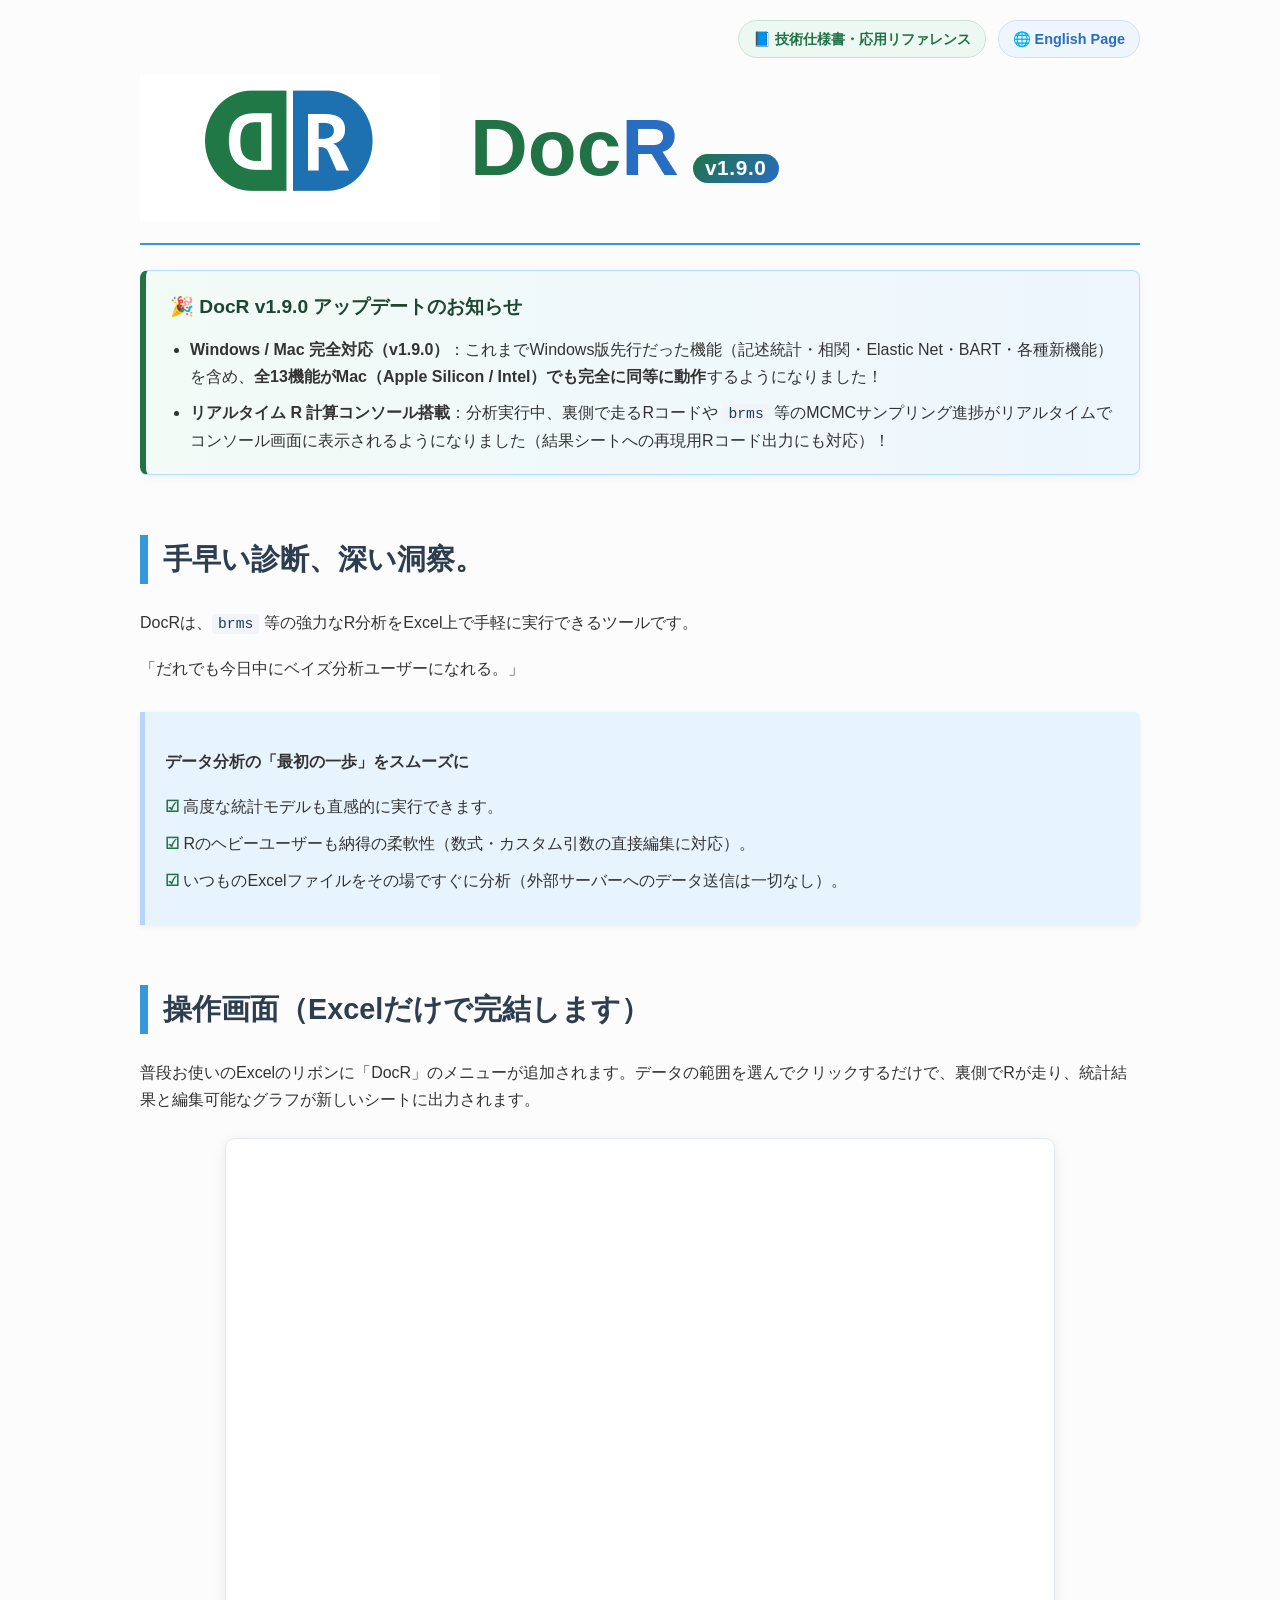
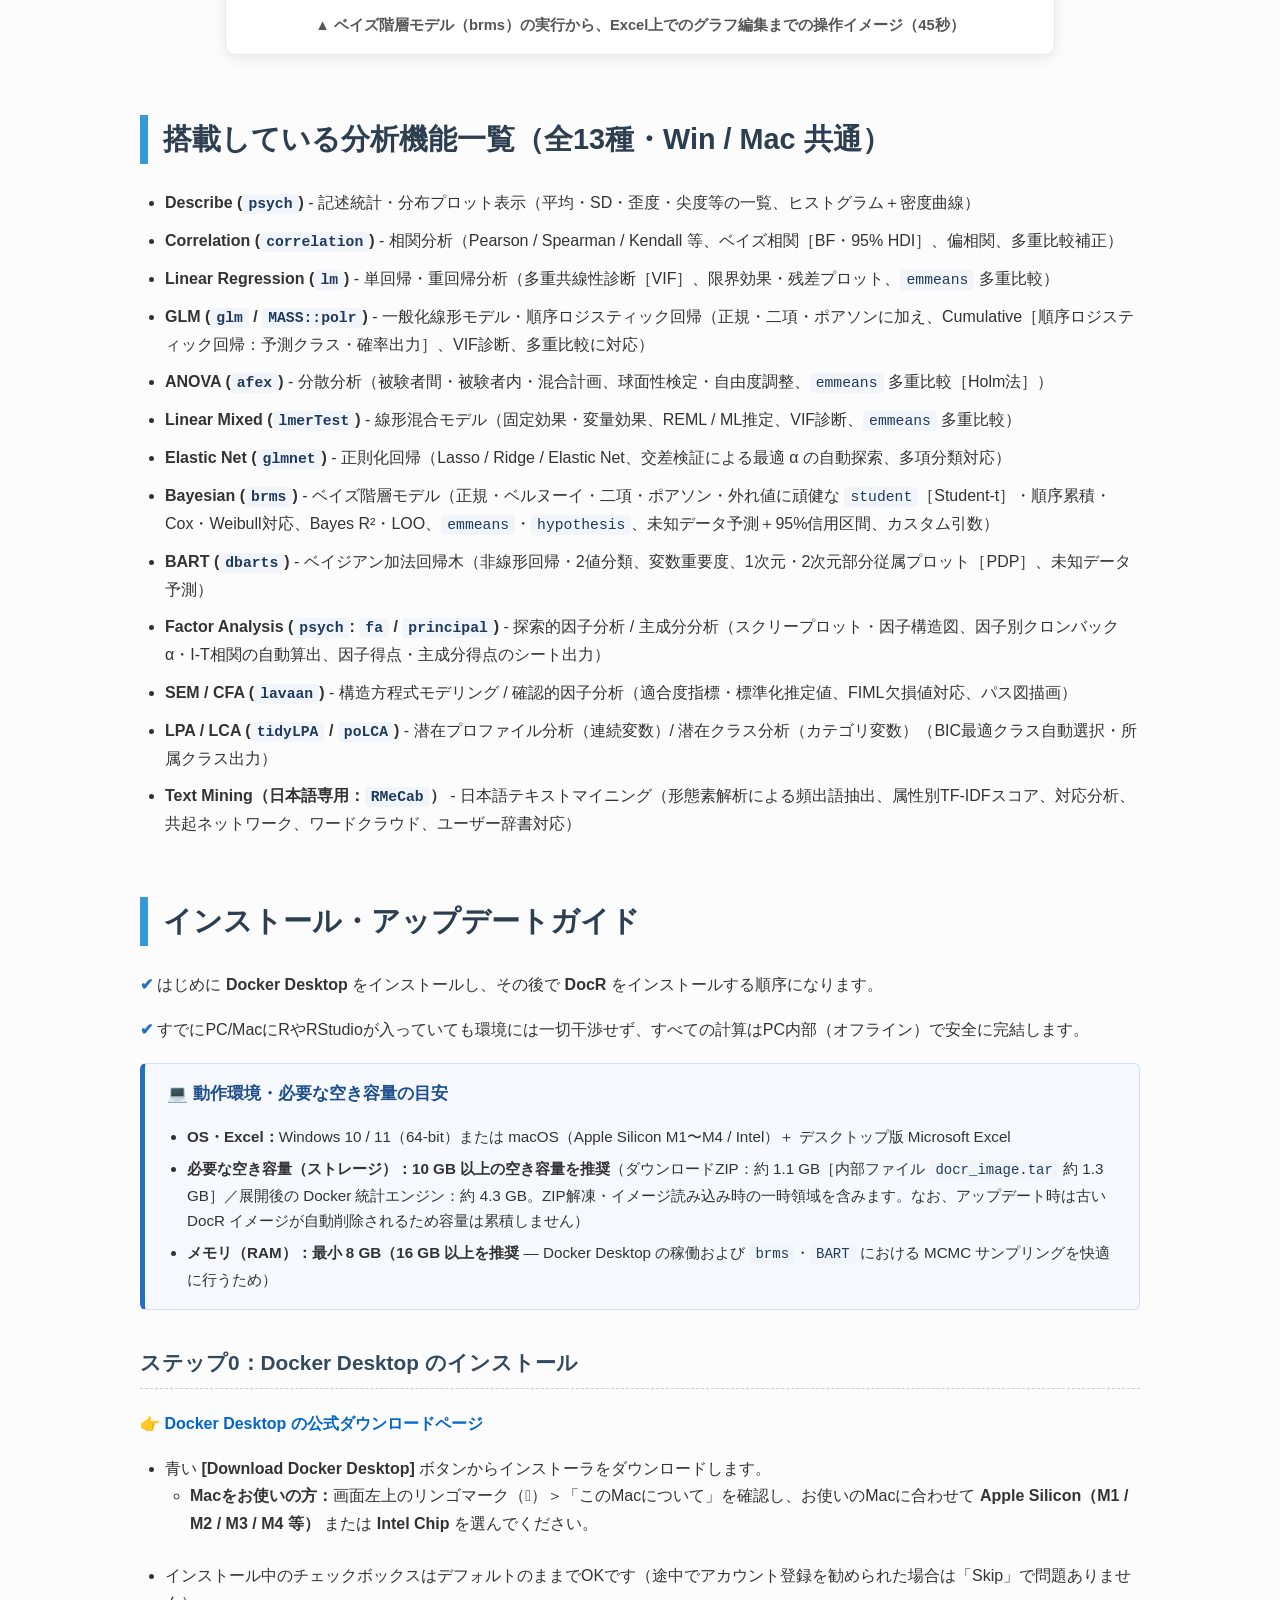
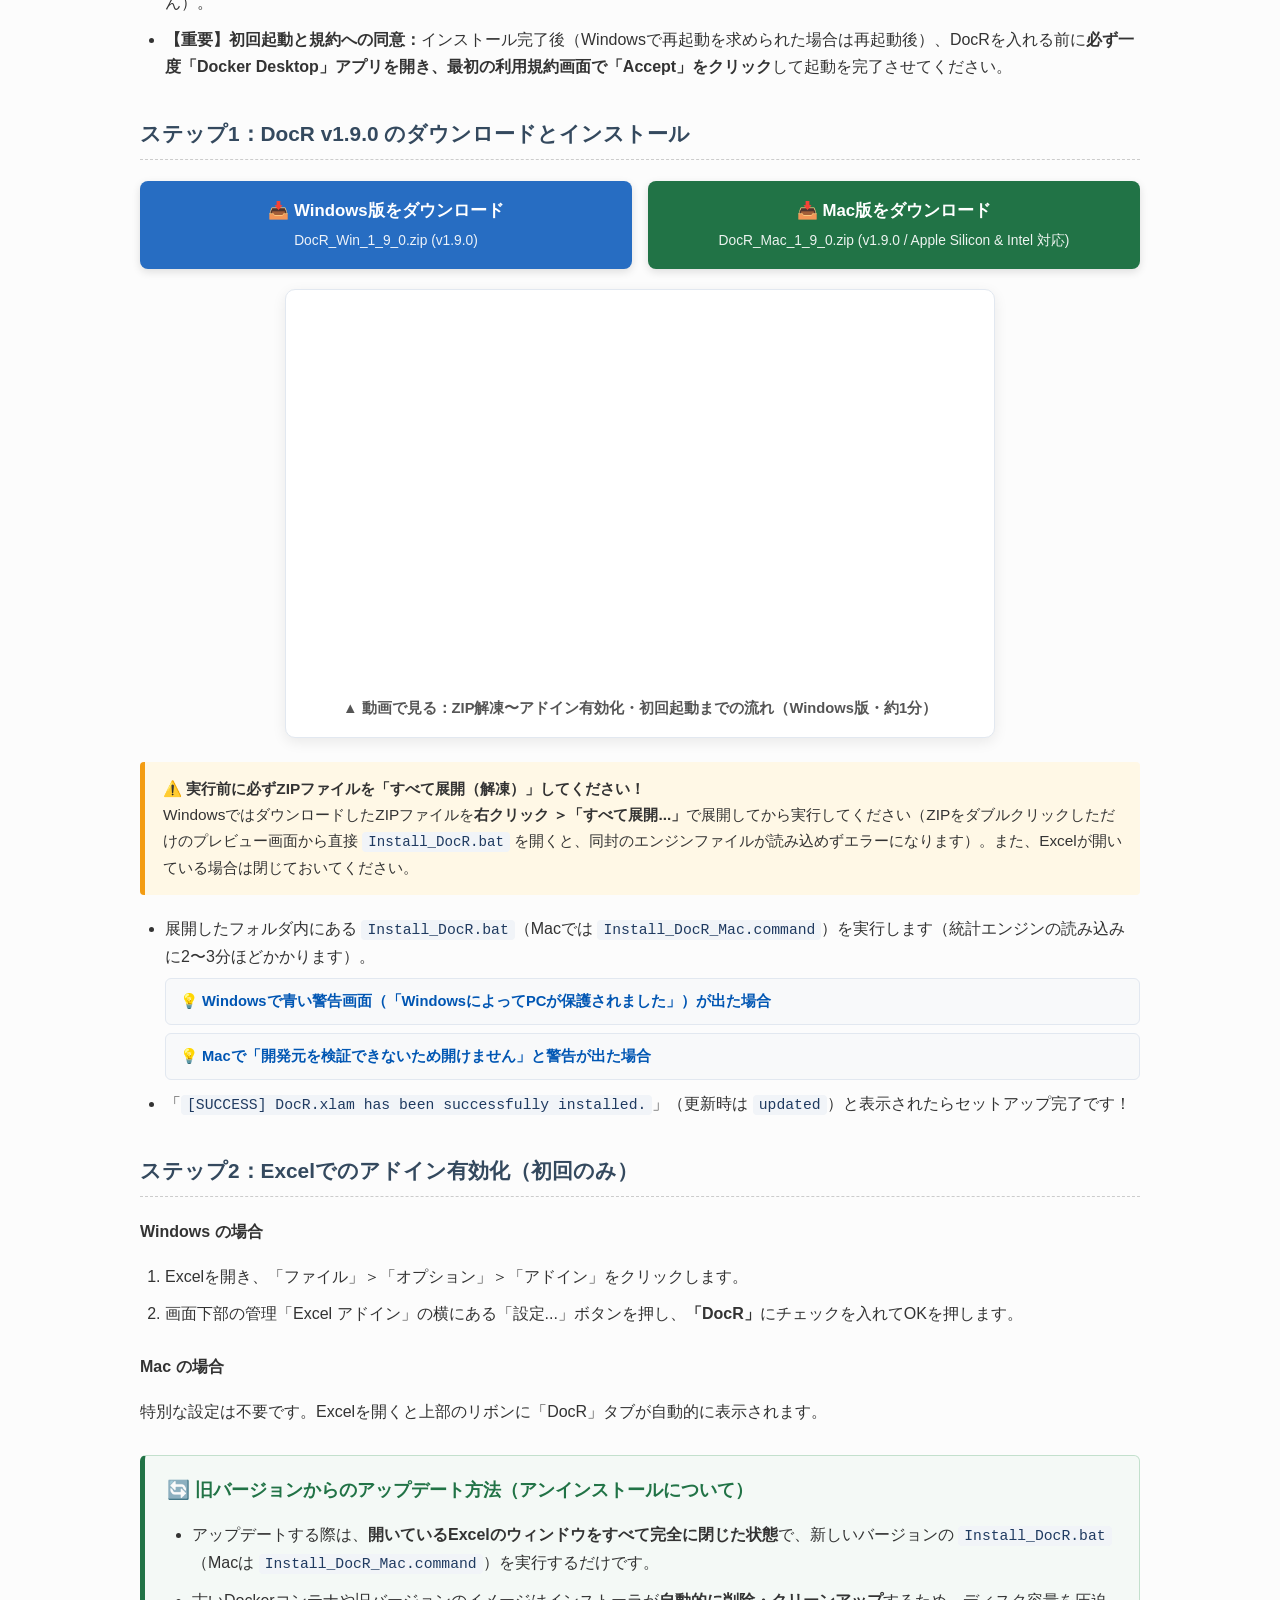
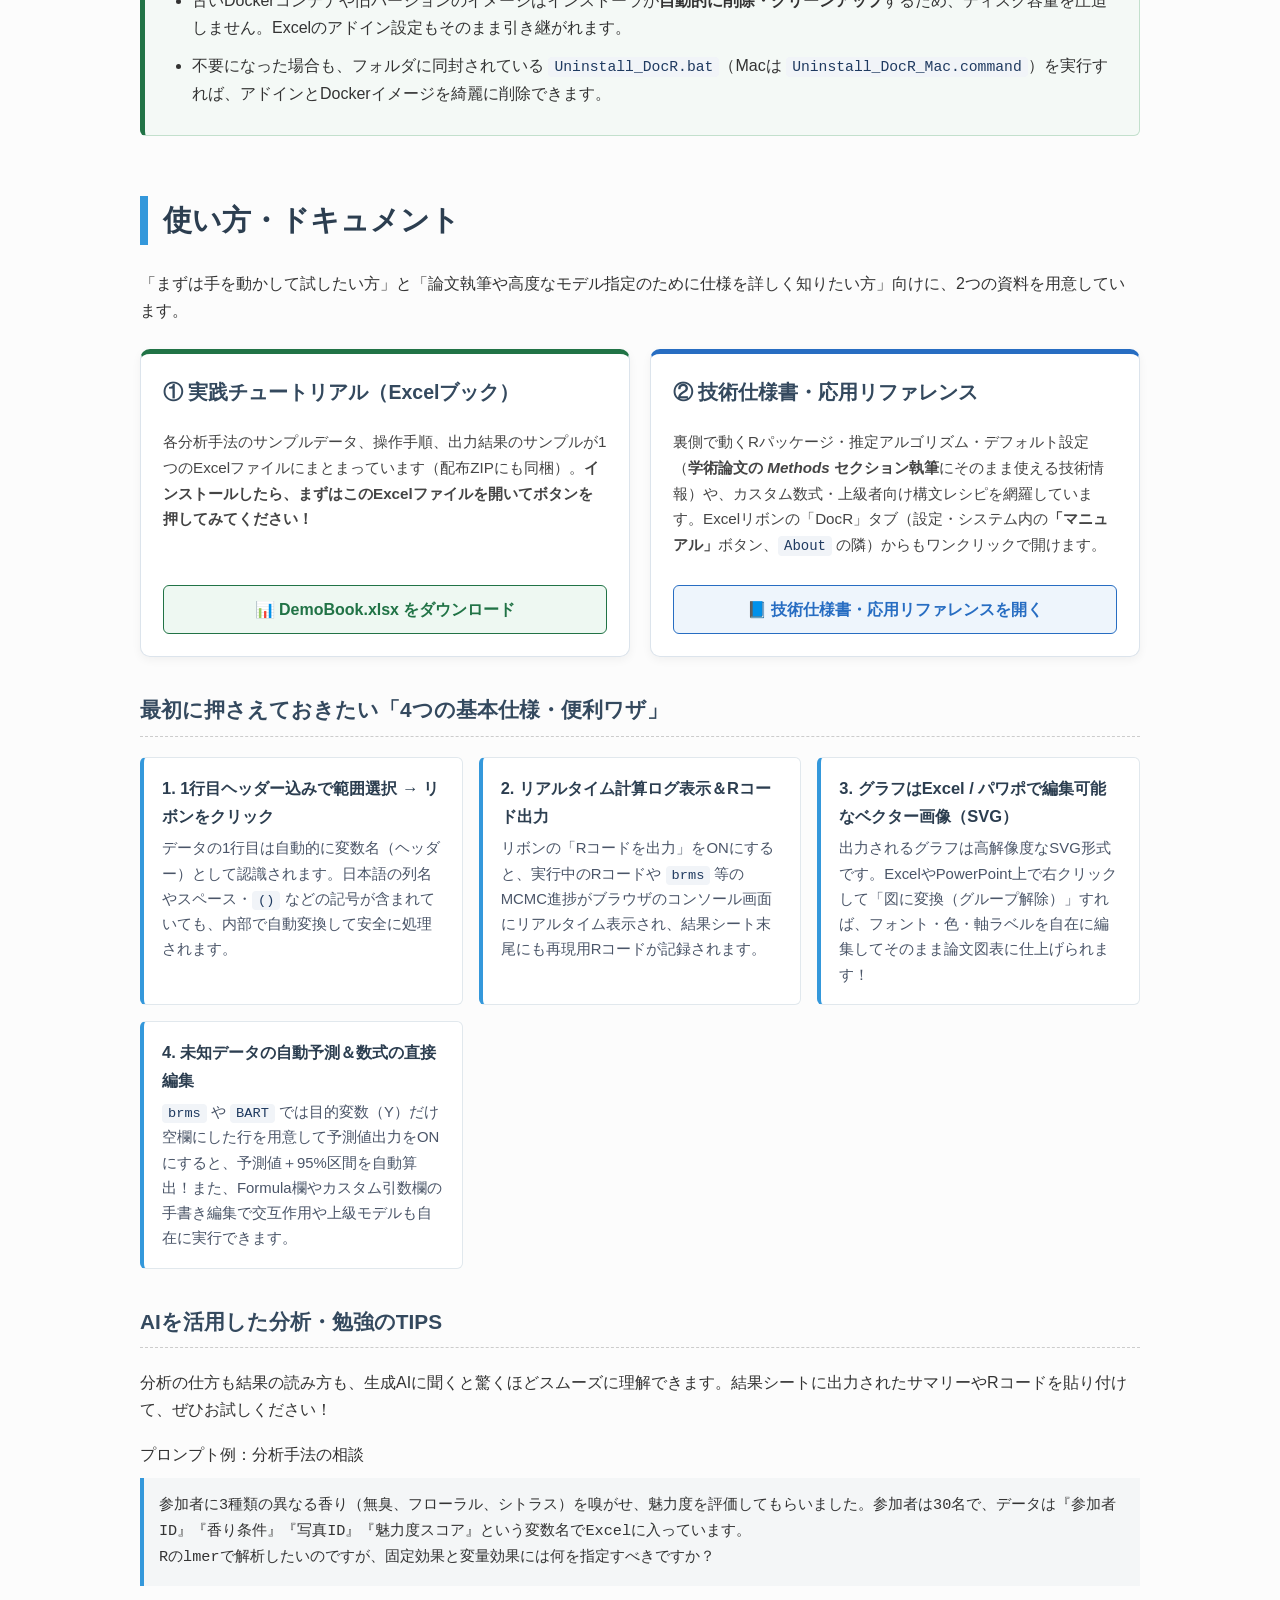
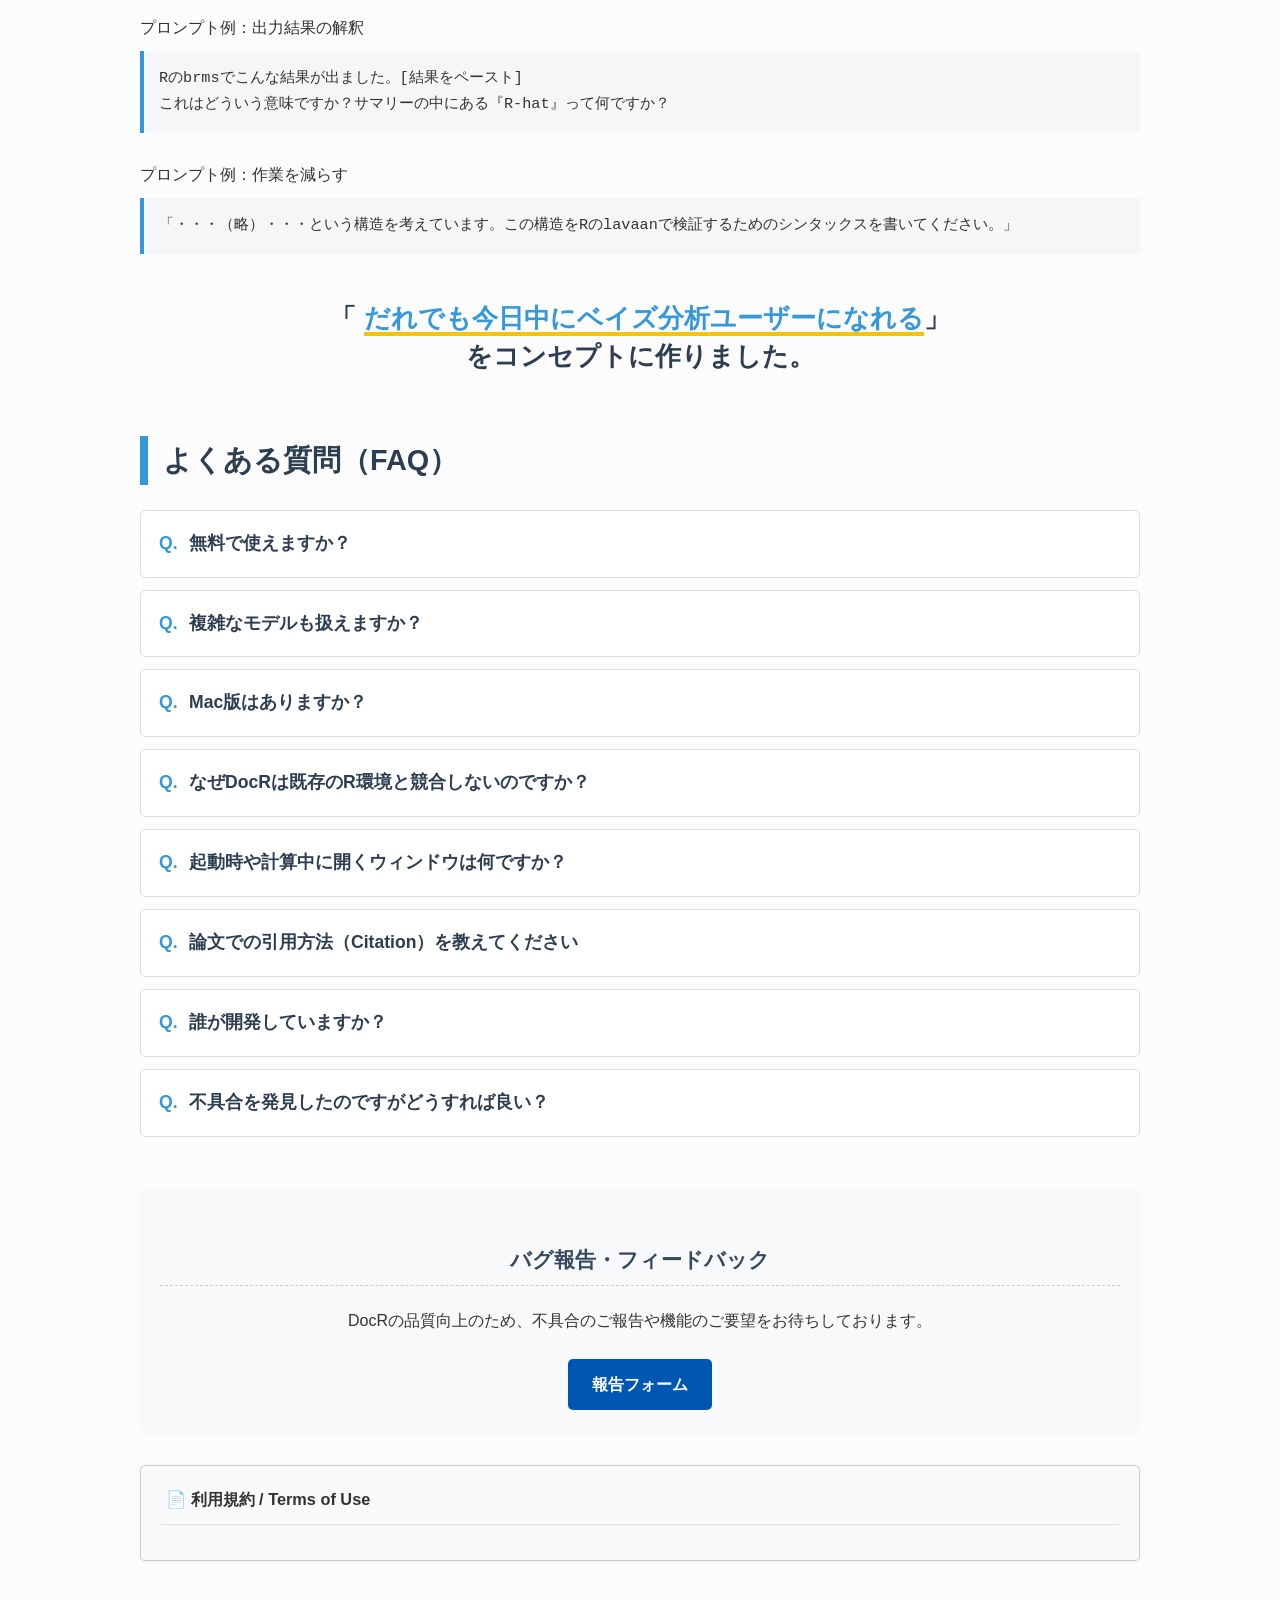
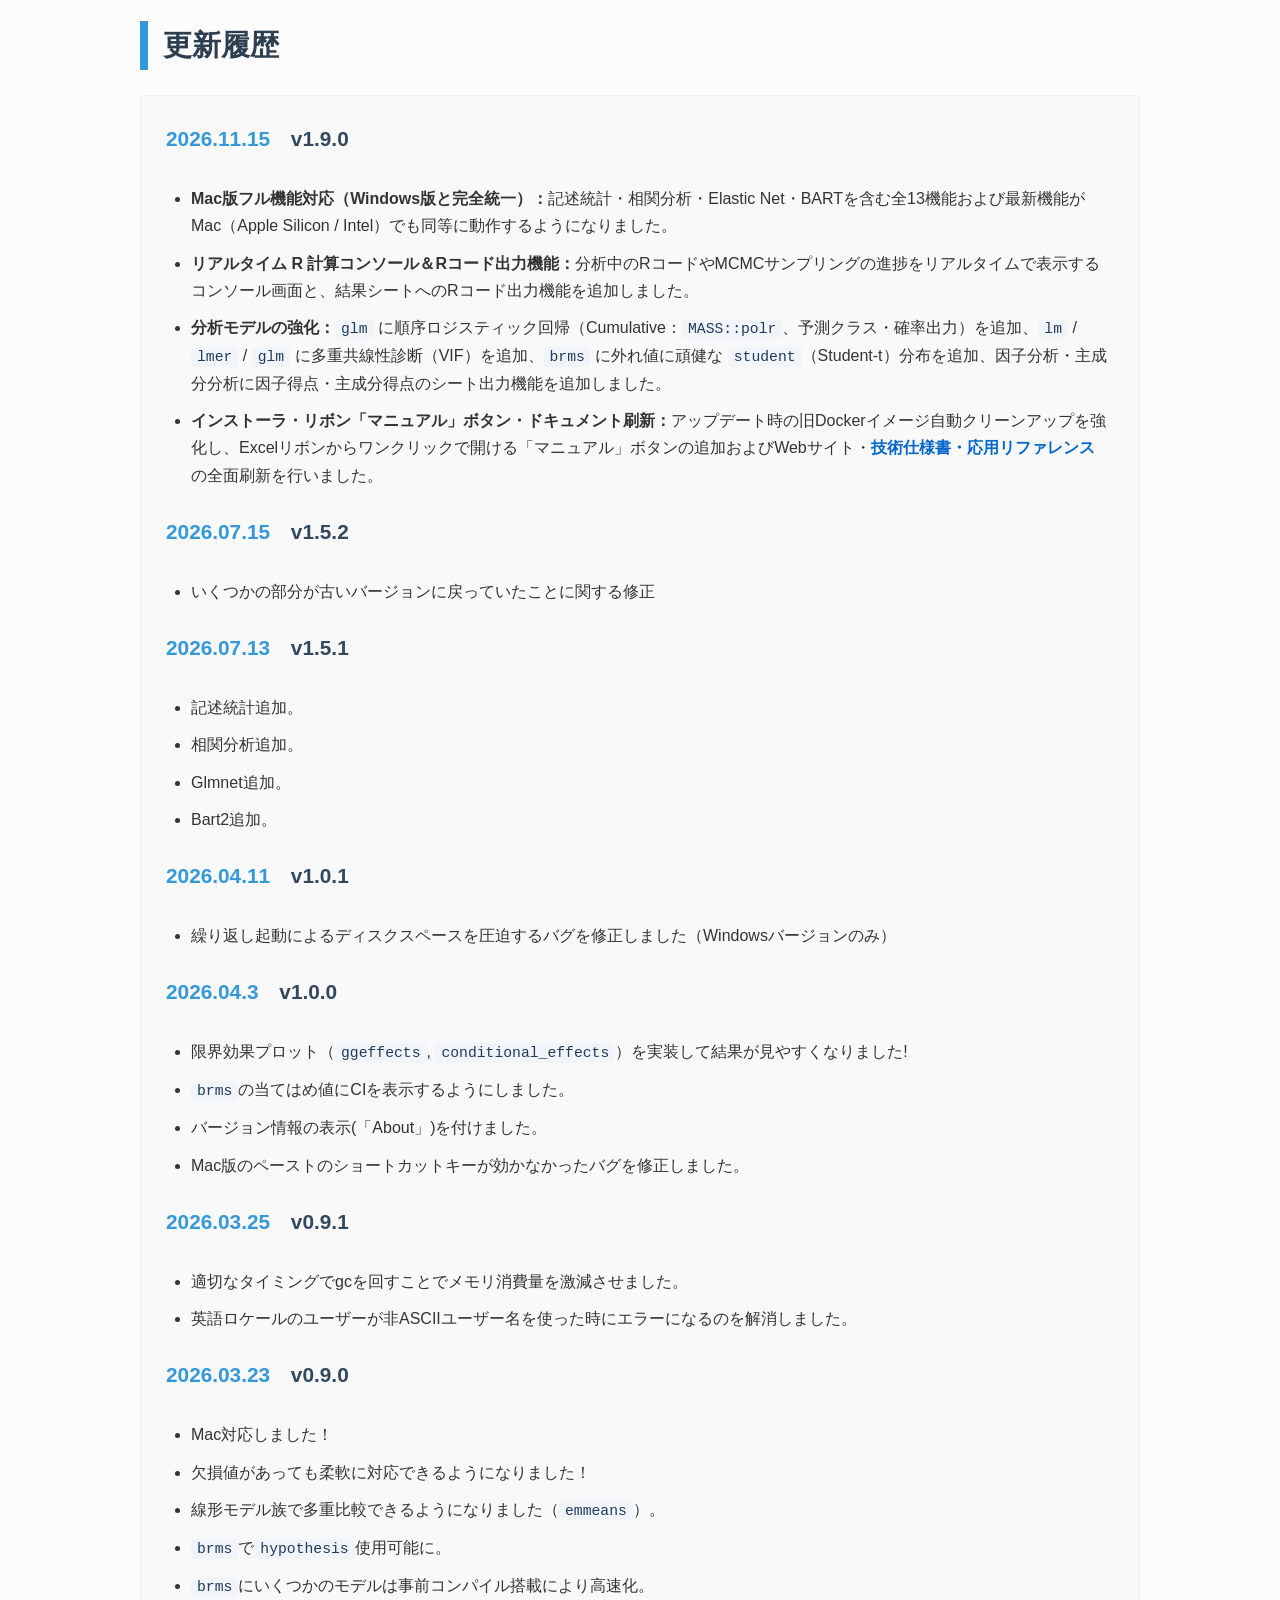
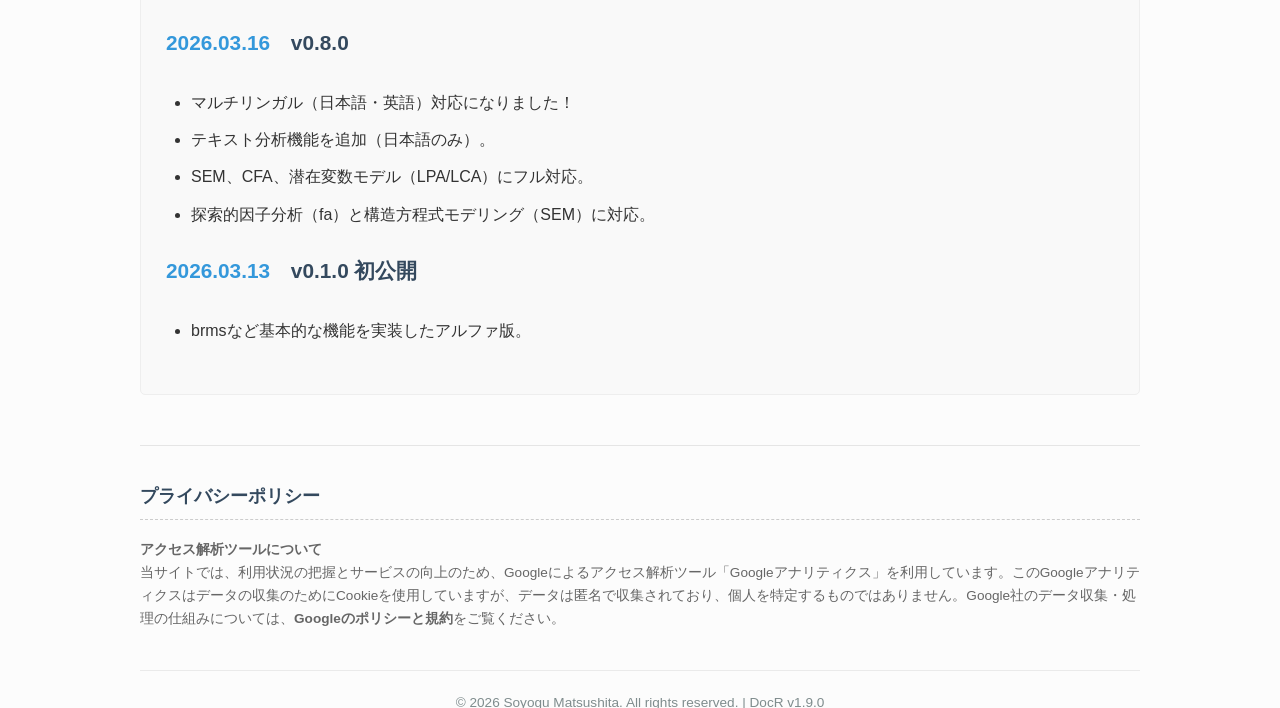
<file: index.html>
<!DOCTYPE html>
<html lang="ja">
  <head>
    <script async src="https://www.googletagmanager.com/gtag/js?id=G-GH3W6HPQV9"></script>
    <script>
      window.dataLayer = window.dataLayer || [];
      function gtag(){dataLayer.push(arguments);}
      gtag('js', new Date());

      gtag('config', 'G-GH3W6HPQV9');
    </script>

    <meta charset="UTF-8">
    <meta name="viewport" content="width=device-width, initial-scale=1.0">
    <title>DocR v1.9.0 - Excelからベイズ統計（今日から使える最新統計ツール）</title>
    <style>
        /* ページ全体の基本設定 */
        body {
            font-family: "Helvetica Neue", Arial, "Hiragino Kaku Gothic ProN", "Hiragino Sans", Meiryo, sans-serif;
            line-height: 1.7;
            color: #333;
            max-width: 1000px;
            margin: 0 auto;
            padding: 20px;
            background-color: #fcfcfc;
        }

        /* ヘッダー上部リンク */
        .header-links {
            display: flex;
            justify-content: flex-end;
            gap: 12px;
            flex-wrap: wrap;
            margin-bottom: 15px;
        }
        .header-pill {
            display: inline-block;
            padding: 6px 14px;
            border-radius: 20px;
            font-size: 0.9em;
            font-weight: bold;
            text-decoration: none;
            background-color: #eef5fc;
            color: #276dc2;
            border: 1px solid #cfe2f6;
            transition: all 0.2s ease;
        }
        .header-pill:hover {
            background-color: #276dc2;
            color: #fff;
            text-decoration: none;
        }
        .header-pill.spec-pill {
            background-color: #eef8f2;
            color: #217346;
            border-color: #c5e6d2;
        }
        .header-pill.spec-pill:hover {
            background-color: #217346;
            color: #fff;
        }

        /* タイトルエリア（ロゴと文字の横並び） */
        .title-container {
            display: flex;
            align-items: center;
            gap: 30px;
            border-bottom: 2px solid #3498db;
            padding-bottom: 20px;
            margin-top: 10px;
            margin-bottom: 25px;
            flex-wrap: wrap;
        }

        h1 {
            font-size: 5em;
            margin: 0;
            line-height: 1;
            display: flex;
            align-items: baseline;
            gap: 14px;
            flex-wrap: wrap;
        }

        /* Doc (Excel Green) / R (R Blue) */
        .doc-green { color: #217346; }
        .r-blue { color: #276dc2; }

        .version-badge {
            font-size: 0.26em;
            background: linear-gradient(135deg, #217346, #276dc2);
            color: #fff;
            padding: 4px 12px;
            border-radius: 20px;
            font-weight: bold;
            letter-spacing: 0.03em;
            vertical-align: middle;
        }

        .title-logo {
            width: 300px;
            height: 150px;
            object-fit: contain;
        }

        .blue-check {
            color: #276dc2;
            font-weight: bold;
        }
        .green-check {
            color: #217346;
            font-weight: bold;
        }

        /* 見出しのデザイン */
        h2 {
            font-size: 1.8em;
            color: #2c3e50;
            border-left: 8px solid #3498db;
            padding-left: 15px;
            margin-top: 60px;
            margin-bottom: 25px;
        }
        h3 {
            font-size: 1.3em;
            color: #34495e;
            margin-top: 35px;
            border-bottom: 1px dashed #ccc;
            padding-bottom: 8px;
        }

        /* テキストとリスト */
        p { margin-bottom: 18px; }
        ul, ol { margin-bottom: 25px; padding-left: 25px; }
        li { margin-bottom: 10px; }
        a { color: #0066cc; text-decoration: none; font-weight: bold; }
        a:hover { text-decoration: underline; }
        code {
            background-color: #f1f4f8;
            padding: 2px 6px;
            border-radius: 4px;
            font-family: "Consolas", "Menlo", monospace;
            font-size: 0.92em;
            color: #1f3a60;
        }

        /* v1.9.0 ハイライトボックス */
        .release-highlight {
            background: linear-gradient(to right, #f2fbf6, #eef6fe);
            border: 1px solid #b8dcff;
            border-left: 6px solid #217346;
            padding: 20px 24px;
            border-radius: 8px;
            margin: 20px 0 30px 0;
            box-shadow: 0 2px 8px rgba(39, 109, 194, 0.08);
        }
        .release-highlight-title {
            font-size: 1.2em;
            font-weight: bold;
            color: #1e4631;
            margin: 0 0 12px 0;
        }
        .release-highlight ul {
            margin: 0;
            padding-left: 20px;
        }
        .release-highlight li {
            margin-bottom: 8px;
        }
        .release-highlight li:last-child {
            margin-bottom: 0;
        }

        /* ボックス装飾 */
        .pain-box {
            background-color: #e8f4fd;
            border-left: 5px solid #b6d4fe;
            padding: 20px;
            margin: 30px 0;
            box-shadow: 0 2px 5px rgba(0,0,0,0.05);
            border-radius: 0 6px 6px 0;
        }
        .pain-box ul { list-style-type: none; padding-left: 0; margin-bottom: 0; }
        .pain-box li::before { content: "☑ "; color: #217346; font-weight: bold; }

        /* 動画フレーム */
        .video-card {
            width: 85%;
            max-width: 800px;
            margin: 25px auto 35px auto;
            background: #fff;
            padding: 14px;
            border-radius: 10px;
            border: 1px solid #e2e8f0;
            box-shadow: 0 4px 14px rgba(0,0,0,0.08);
        }
        .video-card.install-video-card {
            width: 80%;
            max-width: 680px;
            margin: 20px auto 24px auto;
        }
        .video-card iframe {
            width: 100%;
            aspect-ratio: 16/9;
            border-radius: 6px;
            display: block;
        }
        .video-caption {
            text-align: center;
            font-size: 0.92em;
            color: #555;
            margin: 10px 0 2px 0;
            font-weight: bold;
        }

        /* ダウンロードボタンエリア */
        .download-grid {
            display: grid;
            grid-template-columns: repeat(auto-fit, minmax(280px, 1fr));
            gap: 16px;
            margin: 20px 0;
        }
        .download-btn {
            display: block;
            padding: 16px 20px;
            border-radius: 8px;
            text-align: center;
            text-decoration: none;
            color: #fff;
            font-weight: bold;
            font-size: 1.05em;
            box-shadow: 0 3px 8px rgba(0,0,0,0.12);
            transition: transform 0.15s ease, box-shadow 0.15s ease;
        }
        .download-btn:hover {
            transform: translateY(-2px);
            box-shadow: 0 5px 12px rgba(0,0,0,0.18);
            text-decoration: none;
        }
        .download-btn.win-btn {
            background-color: #276dc2;
        }
        .download-btn.mac-btn {
            background-color: #217346;
        }
        .download-btn small {
            display: block;
            font-weight: normal;
            font-size: 0.82em;
            opacity: 0.92;
            margin-top: 4px;
        }

        /* 注意書き・アップデートボックス */
        .caution-note {
            background-color: #fff8e6;
            border-left: 5px solid #f39c12;
            padding: 14px 18px;
            border-radius: 4px;
            margin: 15px 0 20px 0;
            font-size: 0.96em;
        }
        .update-box {
            background-color: #f4f9f6;
            border: 1px solid #c3e0cd;
            border-left: 5px solid #217346;
            padding: 18px 22px;
            border-radius: 6px;
            margin: 30px 0;
        }
        .update-box h4 {
            margin: 0 0 10px 0;
            font-size: 1.15em;
            color: #217346;
        }
        .update-box ul {
            margin-bottom: 0;
        }
        .sysreq-box {
            background-color: #f5f8fc;
            border: 1px solid #d0dfef;
            border-left: 5px solid #276dc2;
            padding: 16px 22px;
            border-radius: 6px;
            margin: 20px 0 28px 0;
            font-size: 0.95em;
        }
        .sysreq-box h4 {
            margin: 0 0 10px 0;
            font-size: 1.1em;
            color: #1f4e8c;
        }
        .sysreq-box ul {
            margin-bottom: 0;
            padding-left: 20px;
        }
        .sysreq-box li {
            margin-bottom: 6px;
        }
        .sysreq-box li:last-child {
            margin-bottom: 0;
        }

        /* 使い方 2カラムカード */
        .doc-cards {
            display: grid;
            grid-template-columns: repeat(auto-fit, minmax(300px, 1fr));
            gap: 20px;
            margin: 25px 0 35px 0;
        }
        .doc-card {
            background: #fff;
            border: 1px solid #dce4ec;
            border-radius: 10px;
            padding: 22px;
            box-shadow: 0 3px 10px rgba(0,0,0,0.05);
            display: flex;
            flex-direction: column;
            justify-content: space-between;
        }
        .doc-card.tutorial-card {
            border-top: 5px solid #217346;
        }
        .doc-card.spec-card {
            border-top: 5px solid #276dc2;
        }
        .doc-card h3 {
            margin-top: 0;
            border-bottom: none;
            padding-bottom: 0;
            font-size: 1.22em;
        }
        .doc-card p {
            font-size: 0.95em;
            color: #444;
        }
        .doc-card-link {
            display: inline-block;
            text-align: center;
            padding: 10px 18px;
            border-radius: 6px;
            font-weight: bold;
            text-decoration: none;
            margin-top: 8px;
        }
        .tutorial-card .doc-card-link {
            background-color: #eef8f2;
            color: #217346;
            border: 1px solid #217346;
        }
        .tutorial-card .doc-card-link:hover {
            background-color: #217346;
            color: #fff;
            text-decoration: none;
        }
        .spec-card .doc-card-link {
            background-color: #eef5fc;
            color: #276dc2;
            border: 1px solid #276dc2;
        }
        .spec-card .doc-card-link:hover {
            background-color: #276dc2;
            color: #fff;
            text-decoration: none;
        }

        /* 4つの基本仕様・便利ワザ */
        .tips-grid {
            display: grid;
            grid-template-columns: repeat(auto-fit, minmax(280px, 1fr));
            gap: 16px;
            margin: 20px 0 35px 0;
        }
        .tip-item {
            background-color: #fff;
            border: 1px solid #e1e8ed;
            border-left: 4px solid #3498db;
            border-radius: 6px;
            padding: 16px 18px;
        }
        .tip-item strong {
            display: block;
            color: #2c3e50;
            font-size: 1.03em;
            margin-bottom: 6px;
        }
        .tip-item p {
            margin: 0;
            font-size: 0.93em;
            color: #4a5568;
        }

        .hero-message {
            font-size: 1.6em;
            font-weight: bold;
            color: #2c3e50;
            text-align: center;
            margin: 45px 0;
            line-height: 1.5;
        }
        .hero-message span {
            color: #3498db;
            border-bottom: 4px solid #f1c40f;
        }

        .prompt-box {
            background-color: #f4f6f7;
            border-left: 4px solid #3498db;
            padding: 15px;
            margin: 10px 0 28px 0;
            font-family: 'Consolas', monospace;
            white-space: pre-wrap;
            font-size: 0.95em;
        }

        /* インストール手順内の補足アコーディオン */
        details.install-details {
            margin-top: 8px;
            background-color: #f8f9fa;
            padding: 10px 14px;
            border-radius: 6px;
            border: 1px solid #e2e8f0;
        }
        details.install-details summary {
            cursor: pointer;
            font-weight: bold;
            color: #0056b3;
            font-size: 0.92em;
            list-style: none;
            padding-left: 0;
        }
        details.install-details summary::before {
            content: "💡 ";
            position: static;
            font-weight: normal;
        }
        details.install-details p {
            margin: 10px 0 0 0;
            padding-top: 8px;
            border-top: 1px dashed #dce4ec;
            font-size: 0.9em;
            line-height: 1.5;
            color: #444;
        }

        /* FAQ 用アコーディオン */
        details.faq-item {
            background-color: #fff;
            border: 1px solid #ddd;
            border-radius: 5px;
            margin-bottom: 12px;
            padding: 18px;
        }
        details.faq-item summary {
            font-weight: bold;
            cursor: pointer;
            color: #2c3e50;
            font-size: 1.1em;
            list-style: none;
            position: relative;
            padding-left: 30px;
        }
        details.faq-item summary::before {
            content: "Q.";
            position: absolute;
            left: 0;
            color: #3498db;
            font-weight: 900;
        }
        details.faq-item p {
            margin: 15px 0 0 0;
            padding-top: 15px;
            border-top: 1px dashed #eee;
            color: #444;
        }

        /* 利用規約 用アコーディオン */
        details.license-details {
            background-color: #fafafa;
            border: 1px solid #ccc;
            padding: 20px;
            font-size: 0.85em;
            margin-bottom: 40px;
            box-shadow: 0 1px 3px rgba(0,0,0,0.05);
            margin-top: 30px;
            border-radius: 5px;
        }
        summary.license-summary {
            font-weight: bold;
            cursor: pointer;
            font-size: 1.2em;
            color: #333;
            padding-left: 5px;
            border-bottom: 1px solid #ddd;
            padding-bottom: 10px;
            margin-bottom: 15px;
            list-style: none;
        }
        summary.license-summary::before {
            content: "📄 ";
            position: static;
            color: inherit;
            font-weight: normal;
        }
        details.license-details p { border-top: none; padding-top: 0; margin: 0 0 10px 0; color: #555; }
        details.license-details h4 { font-size: 1.15em; color: #444; border-bottom: 1px solid #eee; padding-bottom: 5px; margin-top: 25px; margin-bottom: 15px; }
        details.license-details strong { display: inline-block; margin-top: 10px; color: #333; }
        details.license-details ul { margin-top: 5px; margin-bottom: 15px; padding-left: 20px; color: #555; }
        details.license-details li { margin-bottom: 5px; }

        /* 更新履歴・フッター */
        .changelog {
            background-color: #f9f9f9;
            border: 1px solid #eee;
            padding: 25px;
            border-radius: 5px;
            margin-top: 25px;
        }
        .changelog h3 { margin-top: 0; border-bottom: none; }
        .changelog-date { font-weight: bold; color: #3498db; margin-right: 15px; }

        .site-footer {
            text-align: center;
            font-size: 0.85em;
            color: #7f8c8d;
            margin-top: 40px;
            padding-top: 20px;
            border-top: 1px solid #eaeaea;
        }

        @media (max-width: 640px) {
            h1 { font-size: 3.4em; }
            .title-logo { width: 220px; height: 110px; }
            .video-card,
            .video-card.install-video-card { width: 100%; box-sizing: border-box; }
        }
    </style>
  </head>
<body>

    <div class="header-links">
        <a href="spec.html" class="header-pill spec-pill">📘 技術仕様書・応用リファレンス</a>
        <a href="en.html" class="header-pill">🌐 English Page</a>
    </div>

    <div class="title-container">
        <img src="images/logo.png" alt="DocR Logo" class="title-logo">
        <h1>
            <span><span class="doc-green">Doc</span><span class="r-blue">R</span></span>
            <span class="version-badge">v1.9.0</span>
        </h1>
    </div>

    <div class="release-highlight">
        <p class="release-highlight-title">🎉 DocR v1.9.0 アップデートのお知らせ</p>
        <ul>
            <li><strong>Windows / Mac 完全対応（v1.9.0）</strong>：これまでWindows版先行だった機能（記述統計・相関・Elastic Net・BART・各種新機能）を含め、<strong>全13機能がMac（Apple Silicon / Intel）でも完全に同等に動作</strong>するようになりました！</li>
            <li><strong>リアルタイム R 計算コンソール搭載</strong>：分析実行中、裏側で走るRコードや <code>brms</code> 等のMCMCサンプリング進捗がリアルタイムでコンソール画面に表示されるようになりました（結果シートへの再現用Rコード出力にも対応）！</li>
        </ul>
    </div>

    <h2>手早い診断、深い洞察。</h2>

    <p>DocRは、<code>brms</code> 等の強力なR分析をExcel上で手軽に実行できるツールです。</p>
    <p>「だれでも今日中にベイズ分析ユーザーになれる。」</p>

    <div class="pain-box">
        <p><strong>データ分析の「最初の一歩」をスムーズに</strong></p>
        <ul>
            <li>高度な統計モデルも直感的に実行できます。</li>
            <li>Rのヘビーユーザーも納得の柔軟性（数式・カスタム引数の直接編集に対応）。</li>
            <li>いつものExcelファイルをその場ですぐに分析（外部サーバーへのデータ送信は一切なし）。</li>
        </ul>
    </div>

    <h2>操作画面（Excelだけで完結します）</h2>
    <p>普段お使いのExcelのリボンに「DocR」のメニューが追加されます。データの範囲を選んでクリックするだけで、裏側でRが走り、統計結果と編集可能なグラフが新しいシートに出力されます。</p>

    <div class="video-card">
        <iframe
            src="https://www.youtube.com/embed/lLVjzECpgDA?cc_load_policy=1&cc_lang_pref=ja&hl=ja&autoplay=1&mute=1&rel=0"
            title="DocR 操作イメージ動画"
            frameborder="0"
            allow="accelerometer; autoplay; clipboard-write; encrypted-media; gyroscope; picture-in-picture; web-share"
            referrerpolicy="strict-origin-when-cross-origin"
            allowfullscreen>
        </iframe>
        <p class="video-caption">▲ ベイズ階層モデル（brms）の実行から、Excel上でのグラフ編集までの操作イメージ（45秒）</p>
    </div>

    <h2>搭載している分析機能一覧（全13種・Win / Mac 共通）</h2>
    <ul>
        <li><strong>Describe (<code>psych</code>)</strong> - 記述統計・分布プロット表示（平均・SD・歪度・尖度等の一覧、ヒストグラム＋密度曲線）</li>
        <li><strong>Correlation (<code>correlation</code>)</strong> - 相関分析（Pearson / Spearman / Kendall 等、ベイズ相関［BF・95% HDI］、偏相関、多重比較補正）</li>
        <li><strong>Linear Regression (<code>lm</code>)</strong> - 単回帰・重回帰分析（多重共線性診断［VIF］、限界効果・残差プロット、<code>emmeans</code> 多重比較）</li>
        <li><strong>GLM (<code>glm</code> / <code>MASS::polr</code>)</strong> - 一般化線形モデル・順序ロジスティック回帰（正規・二項・ポアソンに加え、Cumulative［順序ロジスティック回帰：予測クラス・確率出力］、VIF診断、多重比較に対応）</li>
        <li><strong>ANOVA (<code>afex</code>)</strong> - 分散分析（被験者間・被験者内・混合計画、球面性検定・自由度調整、<code>emmeans</code> 多重比較［Holm法］）</li>
        <li><strong>Linear Mixed (<code>lmerTest</code>)</strong> - 線形混合モデル（固定効果・変量効果、REML / ML推定、VIF診断、<code>emmeans</code> 多重比較）</li>
        <li><strong>Elastic Net (<code>glmnet</code>)</strong> - 正則化回帰（Lasso / Ridge / Elastic Net、交差検証による最適 α の自動探索、多項分類対応）</li>
        <li><strong>Bayesian (<code>brms</code>)</strong> - ベイズ階層モデル（正規・ベルヌーイ・二項・ポアソン・外れ値に頑健な <code>student</code>［Student-t］・順序累積・Cox・Weibull対応、Bayes R²・LOO、<code>emmeans</code>・<code>hypothesis</code>、未知データ予測＋95%信用区間、カスタム引数）</li>
        <li><strong>BART (<code>dbarts</code>)</strong> - ベイジアン加法回帰木（非線形回帰・2値分類、変数重要度、1次元・2次元部分従属プロット［PDP］、未知データ予測）</li>
        <li><strong>Factor Analysis (<code>psych</code>: <code>fa</code> / <code>principal</code>)</strong> - 探索的因子分析 / 主成分分析（スクリープロット・因子構造図、因子別クロンバック α・I-T相関の自動算出、因子得点・主成分得点のシート出力）</li>
        <li><strong>SEM / CFA (<code>lavaan</code>)</strong> - 構造方程式モデリング / 確認的因子分析（適合度指標・標準化推定値、FIML欠損値対応、パス図描画）</li>
        <li><strong>LPA / LCA (<code>tidyLPA</code> / <code>poLCA</code>)</strong> - 潜在プロファイル分析（連続変数）/ 潜在クラス分析（カテゴリ変数）（BIC最適クラス自動選択・所属クラス出力）</li>
        <li><strong>Text Mining（日本語専用：<code>RMeCab</code>）</strong> - 日本語テキストマイニング（形態素解析による頻出語抽出、属性別TF-IDFスコア、対応分析、共起ネットワーク、ワードクラウド、ユーザー辞書対応）</li>
    </ul>

    <h2>インストール・アップデートガイド</h2>
    <p><span class="blue-check">✔</span> はじめに <strong>Docker Desktop</strong> をインストールし、その後で <strong>DocR</strong> をインストールする順序になります。</p>
    <p><span class="blue-check">✔</span> すでにPC/MacにRやRStudioが入っていても環境には一切干渉せず、すべての計算はPC内部（オフライン）で安全に完結します。</p>

    <div class="sysreq-box">
        <h4>💻 動作環境・必要な空き容量の目安</h4>
        <ul>
            <li><strong>OS・Excel：</strong>Windows 10 / 11（64-bit）または macOS（Apple Silicon M1〜M4 / Intel）＋ デスクトップ版 Microsoft Excel</li>
            <li><strong>必要な空き容量（ストレージ）：</strong><strong>10 GB 以上の空き容量を推奨</strong>（ダウンロードZIP：約 1.1 GB［内部ファイル <code>docr_image.tar</code> 約 1.3 GB］／展開後の Docker 統計エンジン：約 4.3 GB。ZIP解凍・イメージ読み込み時の一時領域を含みます。なお、アップデート時は古い DocR イメージが自動削除されるため容量は累積しません）</li>
            <li><strong>メモリ（RAM）：</strong><strong>最小 8 GB（16 GB 以上を推奨</strong> — Docker Desktop の稼働および <code>brms</code>・<code>BART</code> における MCMC サンプリングを快適に行うため）</li>
        </ul>
    </div>

    <h3>ステップ0：Docker Desktop のインストール</h3>
    <p>👉 <a href="https://www.docker.com/products/docker-desktop" target="_blank" rel="noopener noreferrer">Docker Desktop の公式ダウンロードページ</a></p>
    <ul>
        <li>青い <strong>[Download Docker Desktop]</strong> ボタンからインストーラをダウンロードします。
            <ul>
                <li><strong>Macをお使いの方：</strong>画面左上のリンゴマーク（）＞「このMacについて」を確認し、お使いのMacに合わせて <strong>Apple Silicon（M1 / M2 / M3 / M4 等）</strong> または <strong>Intel Chip</strong> を選んでください。</li>
            </ul>
        </li>
        <li>インストール中のチェックボックスはデフォルトのままでOKです（途中でアカウント登録を勧められた場合は「Skip」で問題ありません）。</li>
        <li><strong>【重要】初回起動と規約への同意：</strong>インストール完了後（Windowsで再起動を求められた場合は再起動後）、DocRを入れる前に<strong>必ず一度「Docker Desktop」アプリを開き、最初の利用規約画面で「Accept」をクリック</strong>して起動を完了させてください。</li>
    </ul>

    <h3>ステップ1：DocR v1.9.0 のダウンロードとインストール</h3>
    <div class="download-grid">
        <a href="https://github.com/soyogu/DocR/releases/download/v1.9.0/DocR_Win_1_9_0.zip" class="download-btn win-btn">
            📥 Windows版をダウンロード<small>DocR_Win_1_9_0.zip (v1.9.0)</small>
        </a>
        <a href="https://github.com/soyogu/DocR/releases/download/v1.9.0/DocR_Mac_1_9_0.zip" class="download-btn mac-btn">
            📥 Mac版をダウンロード<small>DocR_Mac_1_9_0.zip (v1.9.0 / Apple Silicon &amp; Intel 対応)</small>
        </a>
    </div>

    <div class="video-card install-video-card">
        <iframe
            src="https://www.youtube.com/embed/YUqlFM9CvNM?cc_load_policy=1&cc_lang_pref=ja&hl=ja&rel=0"
            title="DocR インストール・初回起動ガイド動画"
            loading="lazy"
            frameborder="0"
            allow="accelerometer; clipboard-write; encrypted-media; gyroscope; picture-in-picture; web-share"
            referrerpolicy="strict-origin-when-cross-origin"
            allowfullscreen>
        </iframe>
        <p class="video-caption">▲ 動画で見る：ZIP解凍〜アドイン有効化・初回起動までの流れ（Windows版・約1分）</p>
    </div>

    <div class="caution-note">
        <strong>⚠️ 実行前に必ずZIPファイルを「すべて展開（解凍）」してください！</strong><br>
        WindowsではダウンロードしたZIPファイルを<strong>右クリック ＞「すべて展開...」</strong>で展開してから実行してください（ZIPをダブルクリックしただけのプレビュー画面から直接 <code>Install_DocR.bat</code> を開くと、同封のエンジンファイルが読み込めずエラーになります）。また、Excelが開いている場合は閉じておいてください。
    </div>

    <ul>
        <li>
            展開したフォルダ内にある <code>Install_DocR.bat</code>（Macでは <code>Install_DocR_Mac.command</code>）を実行します（統計エンジンの読み込みに2〜3分ほどかかります）。

            <details class="install-details">
                <summary>
                    Windowsで青い警告画面（「WindowsによってPCが保護されました」）が出た場合
                </summary>
                <p>
                    メッセージ内の<strong>「詳細情報」</strong>という文字をクリックし、右下に現れる<strong>「実行」</strong>ボタンを押してください。
                </p>
            </details>

            <details class="install-details">
                <summary>
                    Macで「開発元を検証できないため開けません」と警告が出た場合
                </summary>
                <p>
                    そのままダブルクリックせず、<code>Install_DocR_Mac.command</code> を<strong>右クリック（または Controlキー を押しながらクリック）</strong>し、メニューから<strong>「開く」</strong>を選択して実行してください。
                </p>
            </details>
        </li>
        <li>「<code>[SUCCESS] DocR.xlam has been successfully installed.</code>」（更新時は <code>updated</code>）と表示されたらセットアップ完了です！</li>
    </ul>

    <h3>ステップ2：Excelでのアドイン有効化（初回のみ）</h3>
    <p><strong>Windows の場合</strong></p>
    <ol>
        <li>Excelを開き、「ファイル」＞「オプション」＞「アドイン」をクリックします。</li>
        <li>画面下部の管理「Excel アドイン」の横にある「設定...」ボタンを押し、<strong>「DocR」</strong>にチェックを入れてOKを押します。</li>
    </ol>
    <p><strong>Mac の場合</strong></p>
    <p>特別な設定は不要です。Excelを開くと上部のリボンに「DocR」タブが自動的に表示されます。</p>

    <div class="update-box">
        <h4>🔄 旧バージョンからのアップデート方法（アンインストールについて）</h4>
        <ul>
            <li>アップデートする際は、<strong>開いているExcelのウィンドウをすべて完全に閉じた状態</strong>で、新しいバージョンの <code>Install_DocR.bat</code>（Macは <code>Install_DocR_Mac.command</code>）を実行するだけです。</li>
            <li>古いDockerコンテナや旧バージョンのイメージはインストーラが<strong>自動的に削除・クリーンアップ</strong>するため、ディスク容量を圧迫しません。Excelのアドイン設定もそのまま引き継がれます。</li>
            <li>不要になった場合も、フォルダに同封されている <code>Uninstall_DocR.bat</code>（Macは <code>Uninstall_DocR_Mac.command</code>）を実行すれば、アドインとDockerイメージを綺麗に削除できます。</li>
        </ul>
    </div>

    <h2>使い方・ドキュメント</h2>
    <p>「まずは手を動かして試したい方」と「論文執筆や高度なモデル指定のために仕様を詳しく知りたい方」向けに、2つの資料を用意しています。</p>

    <div class="doc-cards">
        <div class="doc-card tutorial-card">
            <div>
                <h3>① 実践チュートリアル（Excelブック）</h3>
                <p>各分析手法のサンプルデータ、操作手順、出力結果のサンプルが1つのExcelファイルにまとまっています（配布ZIPにも同梱）。<strong>インストールしたら、まずはこのExcelファイルを開いてボタンを押してみてください！</strong></p>
            </div>
            <a href="files/DemoBook.xlsx" target="_blank" class="doc-card-link">📊 DemoBook.xlsx をダウンロード</a>
        </div>

        <div class="doc-card spec-card">
            <div>
                <h3>② 技術仕様書・応用リファレンス</h3>
                <p>裏側で動くRパッケージ・推定アルゴリズム・デフォルト設定（<strong>学術論文の <em>Methods</em> セクション執筆</strong>にそのまま使える技術情報）や、カスタム数式・上級者向け構文レシピを網羅しています。Excelリボンの「DocR」タブ（設定・システム内の<strong>「マニュアル」</strong>ボタン、<code>About</code> の隣）からもワンクリックで開けます。</p>
            </div>
            <a href="spec.html" class="doc-card-link">📘 技術仕様書・応用リファレンスを開く</a>
        </div>
    </div>

    <h3>最初に押さえておきたい「4つの基本仕様・便利ワザ」</h3>
    <div class="tips-grid">
        <div class="tip-item">
            <strong>1. 1行目ヘッダー込みで範囲選択 → リボンをクリック</strong>
            <p>データの1行目は自動的に変数名（ヘッダー）として認識されます。日本語の列名やスペース・<code>()</code> などの記号が含まれていても、内部で自動変換して安全に処理されます。</p>
        </div>
        <div class="tip-item">
            <strong>2. リアルタイム計算ログ表示＆Rコード出力</strong>
            <p>リボンの「Rコードを出力」をONにすると、実行中のRコードや <code>brms</code> 等のMCMC進捗がブラウザのコンソール画面にリアルタイム表示され、結果シート末尾にも再現用Rコードが記録されます。</p>
        </div>
        <div class="tip-item">
            <strong>3. グラフはExcel / パワポで編集可能なベクター画像（SVG）</strong>
            <p>出力されるグラフは高解像度なSVG形式です。ExcelやPowerPoint上で右クリックして「図に変換（グループ解除）」すれば、フォント・色・軸ラベルを自在に編集してそのまま論文図表に仕上げられます！</p>
        </div>
        <div class="tip-item">
            <strong>4. 未知データの自動予測＆数式の直接編集</strong>
            <p><code>brms</code> や <code>BART</code> では目的変数（Y）だけ空欄にした行を用意して予測値出力をONにすると、予測値＋95%区間を自動算出！また、Formula欄やカスタム引数欄の手書き編集で交互作用や上級モデルも自在に実行できます。</p>
        </div>
    </div>

    <h3>AIを活用した分析・勉強のTIPS</h3>
    <p>分析の仕方も結果の読み方も、生成AIに聞くと驚くほどスムーズに理解できます。結果シートに出力されたサマリーやRコードを貼り付けて、ぜひお試しください！</p>
    プロンプト例：分析手法の相談
    <div class="prompt-box">参加者に3種類の異なる香り（無臭、フローラル、シトラス）を嗅がせ、魅力度を評価してもらいました。参加者は30名で、データは『参加者ID』『香り条件』『写真ID』『魅力度スコア』という変数名でExcelに入っています。
Rのlmerで解析したいのですが、固定効果と変量効果には何を指定すべきですか？</div>

    プロンプト例：出力結果の解釈
    <div class="prompt-box">Rのbrmsでこんな結果が出ました。[結果をペースト]
これはどういう意味ですか？サマリーの中にある『R-hat』って何ですか？</div>

    プロンプト例：作業を減らす
    <div class="prompt-box">「・・・（略）・・・という構造を考えています。この構造をRのlavaanで検証するためのシンタックスを書いてください。」</div>

    <div class="hero-message">
      「 <span>だれでも今日中にベイズ分析ユーザーになれる</span>」<br>をコンセプトに作りました。
    </div>

    <h2>よくある質問（FAQ）</h2>
    <details class="faq-item">
        <summary>無料で使えますか？</summary>
        <p>はい、学術研究・教育・個人利用の目的において完全に無料でご利用いただけます（詳細は下部の利用規約をご覧ください）。</p>
    </details>

    <details class="faq-item">
        <summary>複雑なモデルも扱えますか？</summary>
        <p>はい。ダイアログ上のモデル式（Formula）欄や <code>brm()</code> カスタム引数欄、<code>lavaan</code> シンタックス欄を直接編集できるため、交互作用・非線形モデル・事前分布の指定など上級者のニーズにも柔軟に応えます。具体的な書き方は <a href="spec.html">技術仕様書・応用リファレンス</a> をご覧ください。</p>
    </details>

    <details class="faq-item">
        <summary>Mac版はありますか？</summary>
        <p>はい！ <strong>v1.9.0よりMac版（Apple Silicon / Intel 両対応）もWindows版と完全に同じ全13機能・最新仕様に統一されました</strong>。インストールするとExcelのメニューに自動で「DocR」タブが表示されます。</p>
    </details>

    <details class="faq-item">
        <summary>なぜDocRは既存のR環境と競合しないのですか？</summary>
        <p>DocRは、お使いのPC/MacのOSに直接Rをインストールするのではなく、「Dockerコンテナ」という独立した隔離空間の中でR（Ver 4.3.2）と厳選パッケージ群を動かすからです。既存のR環境を壊す心配がなく、ライブラリの依存関係やバージョン不一致に悩まされることもありません。</p>
    </details>

    <details class="faq-item">
        <summary>起動時や計算中に開くウィンドウは何ですか？</summary>
        <p>初回起動時にはバックエンドのDockerエンジンを起動するためのウィンドウや待機画面が表示されることがあります。また、リボンの「Rコードを出力」をONにしている場合、分析実行時にブラウザで黒い画面の<strong>「DocR - Real-Time R Calculation Console」（リアルタイムR計算コンソール）</strong>が開き、計算中のRコードやMCMCの進捗状況を表示します。いずれも計算後に閉じていただいて問題ありません（リボンからOFFにすれば自動で閉じます）。</p>
    </details>

    <details class="faq-item">
        <summary>論文での引用方法（Citation）を教えてください</summary>
        <p>以下の形式で引用していただけますと幸いです（各分析で使用されているRパッケージの詳細は <a href="spec.html">技術仕様書</a> にも一覧を掲載しています）。<br>
        Matsushita, S. (2026). <i>DocR: An Excel Gateway to Containerized R Environments</i> [Computer software]. <a href="https://github.com/soyogu/DocR" target="_blank" rel="noopener noreferrer">https://github.com/soyogu/DocR</a></p>
    </details>

    <details class="faq-item">
        <summary>誰が開発していますか？</summary>
        <p><a href="https://researchmap.jp/soyogu" target="_blank" rel="noopener noreferrer">とある日本人研究者</a> が開発しています。</p>
    </details>

    <details class="faq-item">
        <summary>不具合を発見したのですがどうすれば良い？</summary>
        <p>どうぞ下記の <a href="https://docs.google.com/forms/d/e/1FAIpQLSdA2CFIqM3h8nqi3Nrt435hap4EHg96t00YKLP6SmPmq-GMVA/viewform?usp=header" target="_blank" rel="noopener noreferrer">報告フォーム</a> からお知らせください。</p>
    </details>

    <div style="margin-top: 50px; padding: 20px; background-color: #f8f9fa; border-radius: 8px; text-align: center;">
      <h3>バグ報告・フィードバック</h3>
      <p style="margin-bottom: 20px;">
        DocRの品質向上のため、不具合のご報告や機能のご要望をお待ちしております。<br>
      </p>

      <a href="https://docs.google.com/forms/d/e/1FAIpQLSdA2CFIqM3h8nqi3Nrt435hap4EHg96t00YKLP6SmPmq-GMVA/viewform?usp=header" target="_blank" rel="noopener noreferrer" style="display: inline-block; padding: 12px 24px; margin: 5px 10px; background-color: #0056b3; color: white; text-decoration: none; border-radius: 5px; font-weight: bold;">
        報告フォーム
      </a>
    </div>

    <details class="license-details">
        <summary class="license-summary">利用規約 / Terms of Use</summary>
        
        <div style="margin-bottom: 30px;">
            <h4 style="margin-top: 5px;">Terms of Use (English Version)</h4>
            <p>Thank you for using "DocR". By downloading or using this software, you agree to the following terms.</p>

            <strong>1. Grant of License</strong>
            <p>This software is provided free of charge for academic research, educational, and personal use only. This includes non-commercial research activities within private research institutions.</p>

            <strong>2. Prohibitions</strong>
            <p>Please respect the current format of the software (e.g., locked VBA project). The following actions are strictly prohibited:</p>
            <ul>
                <li>Attempting to view, modify, reverse-engineer, or unlock the source code of this software.</li>
                <li>Redistributing, sublicensing, or selling all or part of this software without prior permission from the developer.</li>
                <li>Creating and publishing commercial content (including monetized instructional videos, paid seminars, or publications) where the primary content is the operation or utilization of this software.</li>
                <li>Using the software for commercial purposes (please contact the developer if you wish to do so).</li>
            </ul>

            <strong>3. Disclaimer of Warranty and Liability</strong>
            <p>This software is provided "as is", without warranty of any kind, express or implied. In no event shall the developer be liable for any claim, damages, or other liability, including data loss or business interruption, arising from, out of, or in connection with the software or the use or other dealings in the software. Users are responsible for verifying the validity of their analysis results.</p>

            <strong>4. Copyright</strong>
            <p>All copyrights and intellectual property rights related to this software are retained by the developer (Soyogu Matsushita).</p>

            <p>Date of Enactment: March 17, 2026<br>
            Applicable Version: DocR v0.8 and later (all versions)</p>
        </div>

        <div>
            <h4>利用規約（日本語版）</h4>
            <p>本ソフトウェア「DocR」をご利用いただきありがとうございます。本ソフトウェアをダウンロードまたは利用することにより、以下の条項に同意したものとみなされます。</p>

            <strong>1. 利用許諾</strong>
            <p>本ソフトウェアは、学術研究、教育、および個人利用の目的に限り、無償でご利用いただけます。民間企業の研究所等における非営利目的の研究活動での利用もこれに含まれます。</p>

            <strong>2. 禁止事項</strong>
            <p>本ソフトウェアの提供形態（VBAプロジェクトの保護など）を尊重し、以下の行為を禁止します。</p>
            <ul>
                <li>本ソフトウェアのソースコードの閲覧、改変、リバースエンジニアリング、または保護の解除を試みること。</li>
                <li>本ソフトウェアの一部または全部を、開発者の許可なく再配布、二次配布、または販売すること。</li>
                <li>本ソフトウェアの操作方法や活用方法を主たるコンテンツとした、営利目的の講習、解説動画の公開、または出版（広告収益が発生するものを含む）。</li>
                <li>商用目的での利用（ご希望の場合は別途ご連絡ください）。</li>
            </ul>

            <strong>3. 免責事項</strong>
            <p>本ソフトウェアは「現状のまま」提供され、明示または黙示を問わず、いかなる保証も行いません。本ソフトウェアの利用に関連して生じたデータの損失、業務の停止、その他のいかなる損害についても、開発者は一切の責任を負いません。分析結果の妥当性については、利用者自身の責任においてご確認ください。</p>

            <strong>4. 著作権</strong>
            <p>本ソフトウェアに関するすべての著作権および知的財産権は、開発者（松下戦具）に帰属します。</p>

            <p>制定日：2026年3月17日<br>
            適用バージョン：DocR v0.8以降（全バージョン共通）</p>
        </div>
    </details>

    <h2>更新履歴</h2>
    <div class="changelog">
        <h3><span class="changelog-date">2026.11.15</span> v1.9.0</h3>
        <ul>
            <li><strong>Mac版フル機能対応（Windows版と完全統一）：</strong>記述統計・相関分析・Elastic Net・BARTを含む全13機能および最新機能がMac（Apple Silicon / Intel）でも同等に動作するようになりました。</li>
            <li><strong>リアルタイム R 計算コンソール＆Rコード出力機能：</strong>分析中のRコードやMCMCサンプリングの進捗をリアルタイムで表示するコンソール画面と、結果シートへのRコード出力機能を追加しました。</li>
            <li><strong>分析モデルの強化：</strong><code>glm</code> に順序ロジスティック回帰（Cumulative：<code>MASS::polr</code>、予測クラス・確率出力）を追加、<code>lm</code> / <code>lmer</code> / <code>glm</code> に多重共線性診断（VIF）を追加、<code>brms</code> に外れ値に頑健な <code>student</code>（Student-t）分布を追加、因子分析・主成分分析に因子得点・主成分得点のシート出力機能を追加しました。</li>
            <li><strong>インストーラ・リボン「マニュアル」ボタン・ドキュメント刷新：</strong>アップデート時の旧Dockerイメージ自動クリーンアップを強化し、Excelリボンからワンクリックで開ける「マニュアル」ボタンの追加およびWebサイト・<a href="spec.html">技術仕様書・応用リファレンス</a> の全面刷新を行いました。</li>
        </ul>

        <h3><span class="changelog-date">2026.07.15</span> v1.5.2</h3>
        <ul>
            <li>いくつかの部分が古いバージョンに戻っていたことに関する修正</li>
        </ul>

        <h3><span class="changelog-date">2026.07.13</span> v1.5.1</h3>
        <ul>
            <li>記述統計追加。</li>
            <li>相関分析追加。</li>
            <li>Glmnet追加。</li>
            <li>Bart2追加。</li>
        </ul>

        <h3><span class="changelog-date">2026.04.11</span> v1.0.1</h3>
        <ul>
            <li>繰り返し起動によるディスクスペースを圧迫するバグを修正しました（Windowsバージョンのみ）</li>
        </ul>

        <h3><span class="changelog-date">2026.04.3</span> v1.0.0</h3>
        <ul>
            <li>限界効果プロット（<code>ggeffects</code>, <code>conditional_effects</code>）を実装して結果が見やすくなりました!</li>
            <li><code>brms</code>の当てはめ値にCIを表示するようにしました。</li>
            <li>バージョン情報の表示(「About」)を付けました。</li>
            <li>Mac版のペーストのショートカットキーが効かなかったバグを修正しました。</li>
        </ul>

        <h3><span class="changelog-date">2026.03.25</span> v0.9.1</h3>
        <ul>
            <li>適切なタイミングでgcを回すことでメモリ消費量を激減させました。</li>
            <li>英語ロケールのユーザーが非ASCIIユーザー名を使った時にエラーになるのを解消しました。</li>
        </ul>

        <h3><span class="changelog-date">2026.03.23</span> v0.9.0</h3>
        <ul>
            <li>Mac対応しました！</li>
            <li>欠損値があっても柔軟に対応できるようになりました！</li>
            <li>線形モデル族で多重比較できるようになりました（<code>emmeans</code>）。</li>
            <li><code>brms</code>で<code>hypothesis</code>使用可能に。</li>
            <li><code>brms</code>にいくつかのモデルは事前コンパイル搭載により高速化。</li>
        </ul>

        <h3><span class="changelog-date">2026.03.16</span> v0.8.0</h3>
        <ul>
            <li>マルチリンガル（日本語・英語）対応になりました！</li>
            <li>テキスト分析機能を追加（日本語のみ）。</li>
            <li>SEM、CFA、潜在変数モデル（LPA/LCA）にフル対応。</li>
            <li>探索的因子分析（fa）と構造方程式モデリング（SEM）に対応。</li>
        </ul>

        <h3><span class="changelog-date">2026.03.13</span> v0.1.0 初公開</h3>
        <ul>
            <li>brmsなど基本的な機能を実装したアルファ版。</li>
        </ul>
    </div>

    <hr style="margin-top: 50px; border: none; border-top: 1px solid #e5e5e5;">
    <section style="font-size: 0.85em; color: #666; margin-top: 30px;">
      <h3>プライバシーポリシー</h3>
      <p>
        <strong>アクセス解析ツールについて</strong><br>
        当サイトでは、利用状況の把握とサービスの向上のため、Googleによるアクセス解析ツール「Googleアナリティクス」を利用しています。このGoogleアナリティクスはデータの収集のためにCookieを使用していますが、データは匿名で収集されており、個人を特定するものではありません。Google社のデータ収集・処理の仕組みについては、<a href="https://policies.google.com/technologies/partner-sites" target="_blank" rel="noopener noreferrer" style="color: #666;">Googleのポリシーと規約</a>をご覧ください。
      </p>
    </section>

    <footer class="site-footer">
      &copy; 2026 Soyogu Matsushita. All rights reserved. | DocR v1.9.0
    </footer>

</body>
</html>
</file>
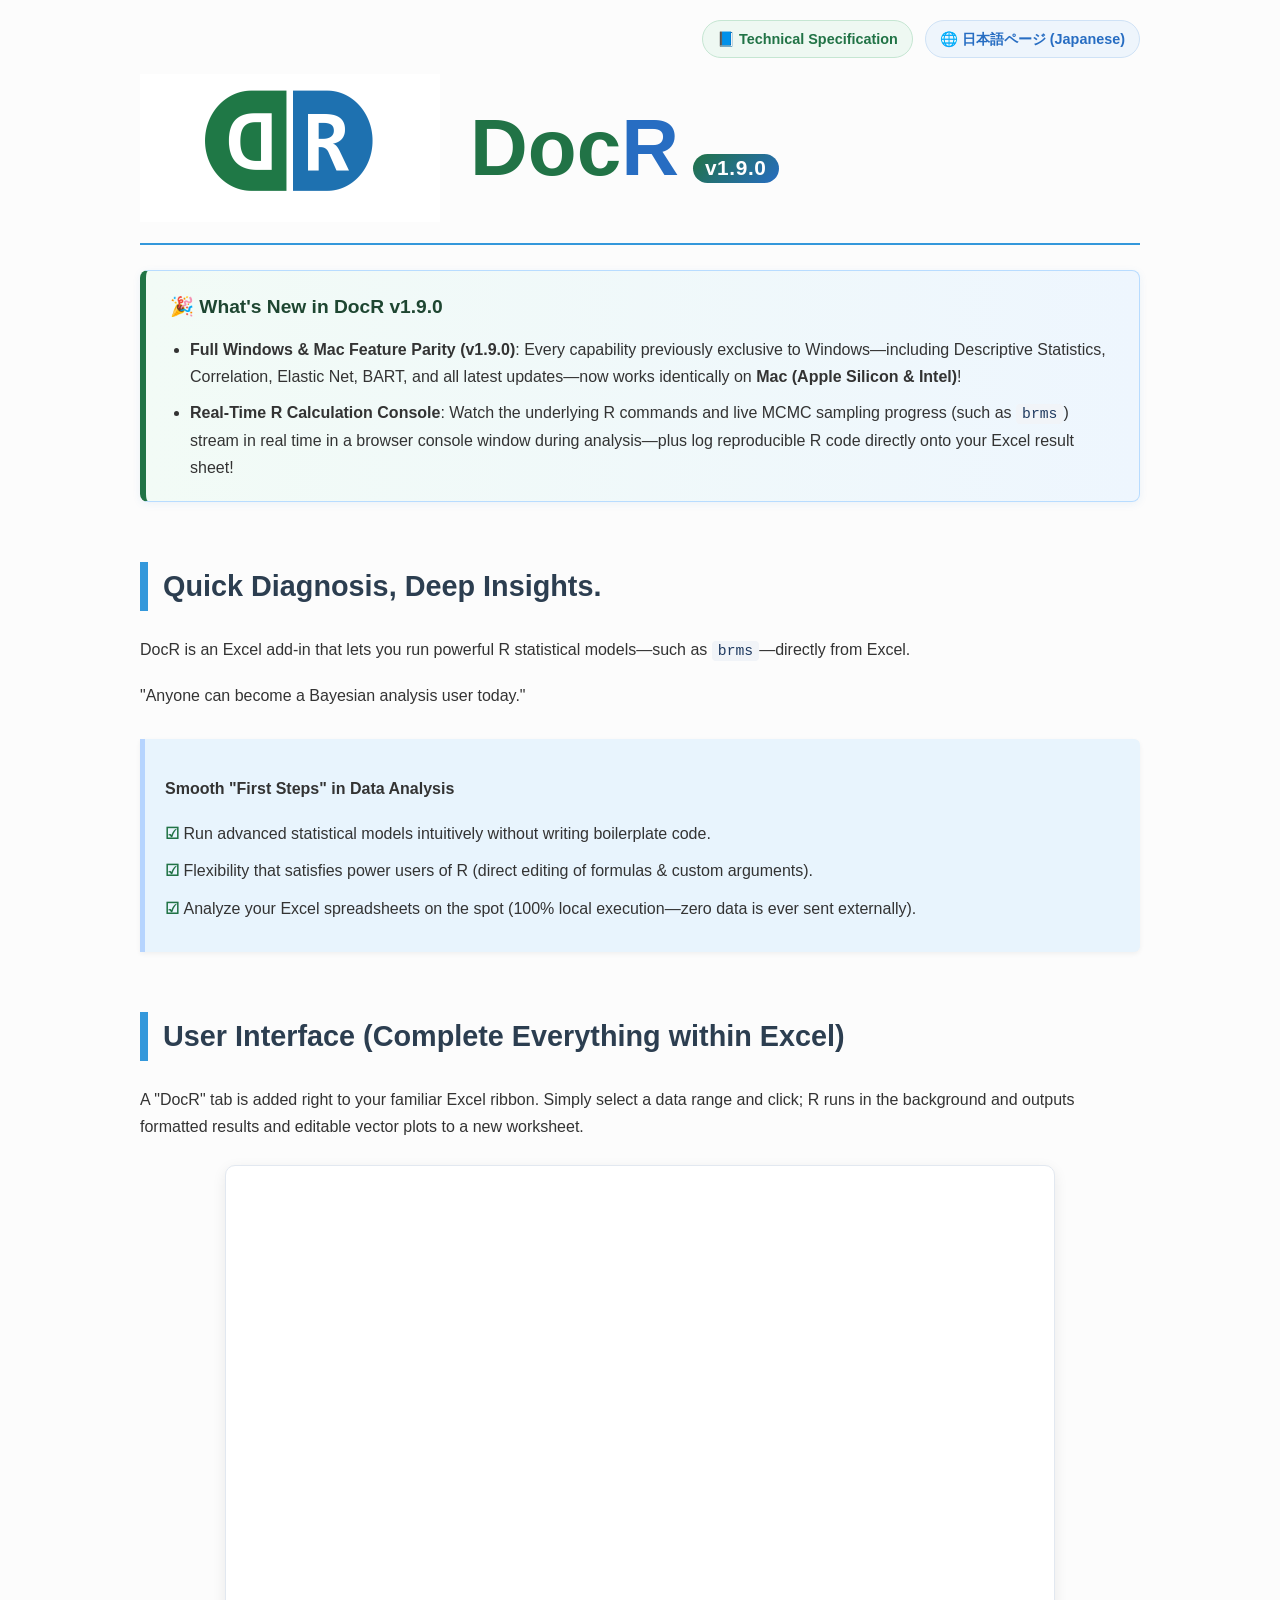
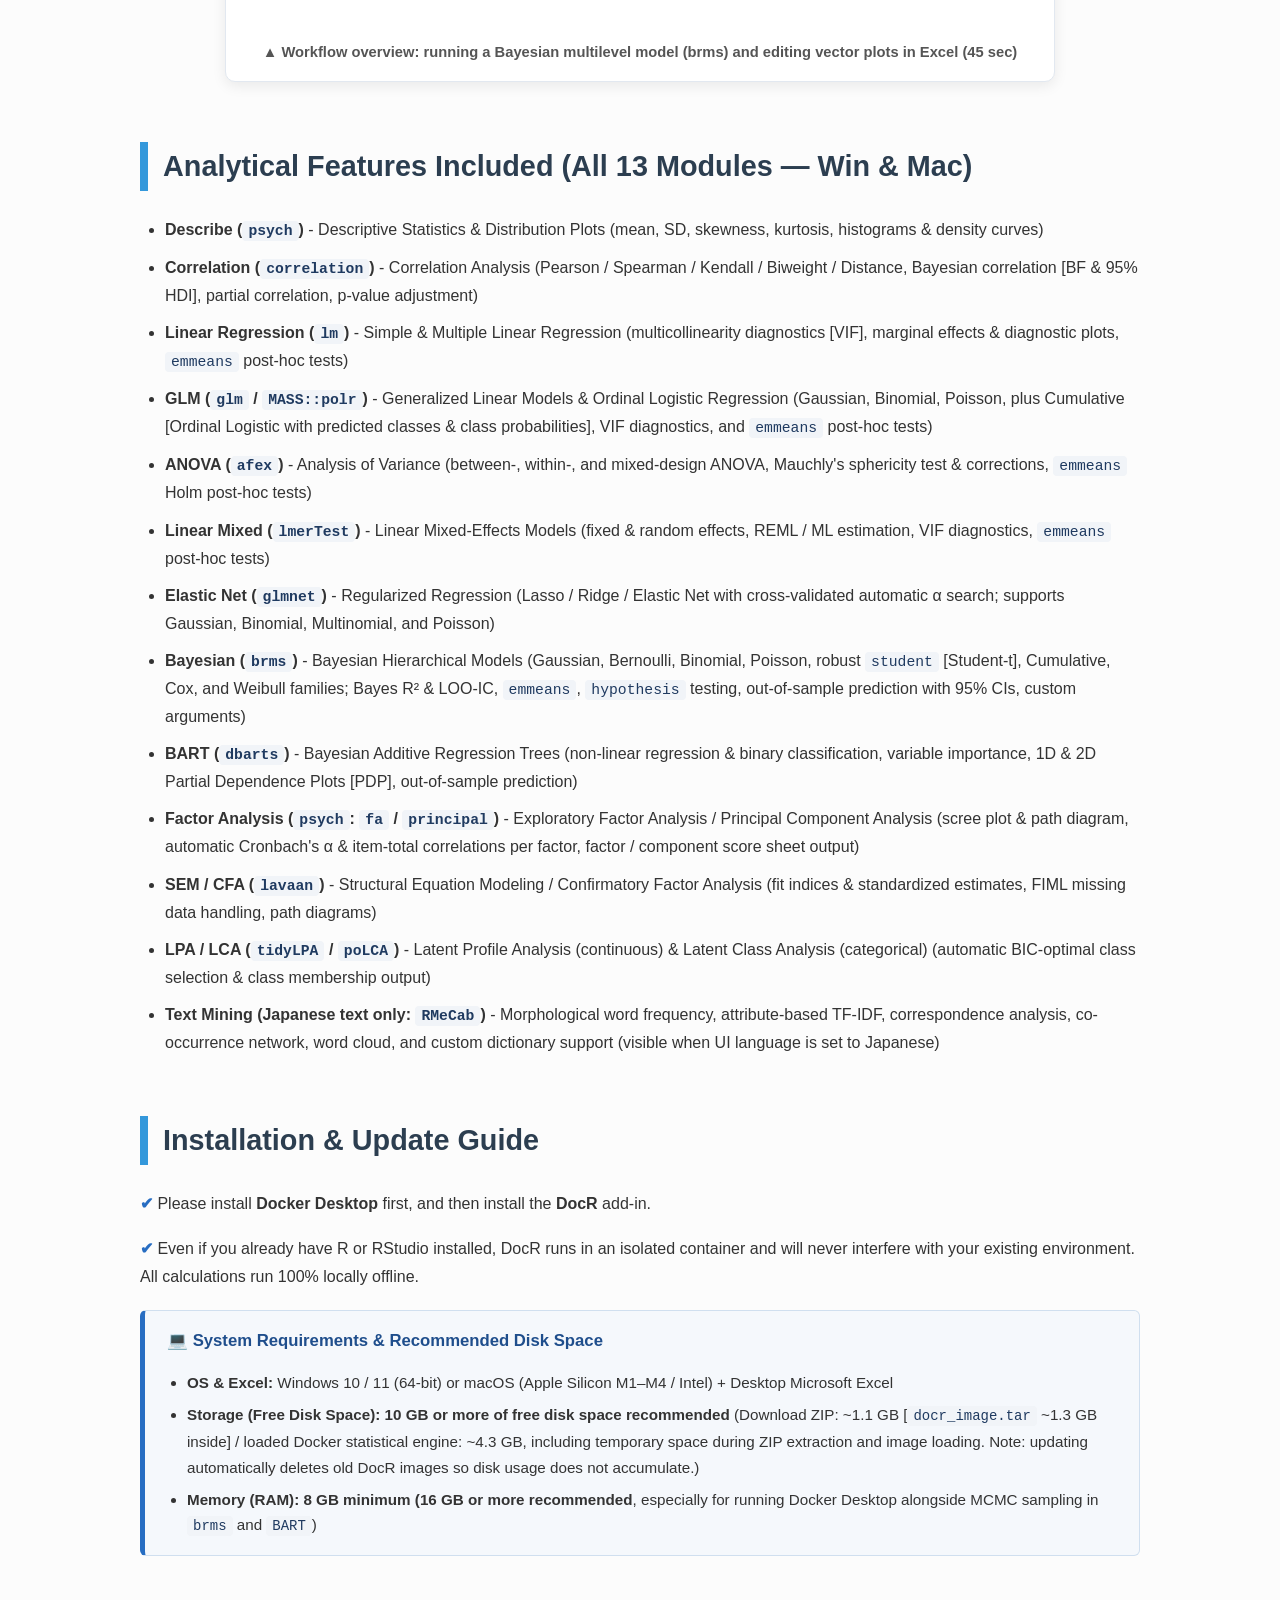
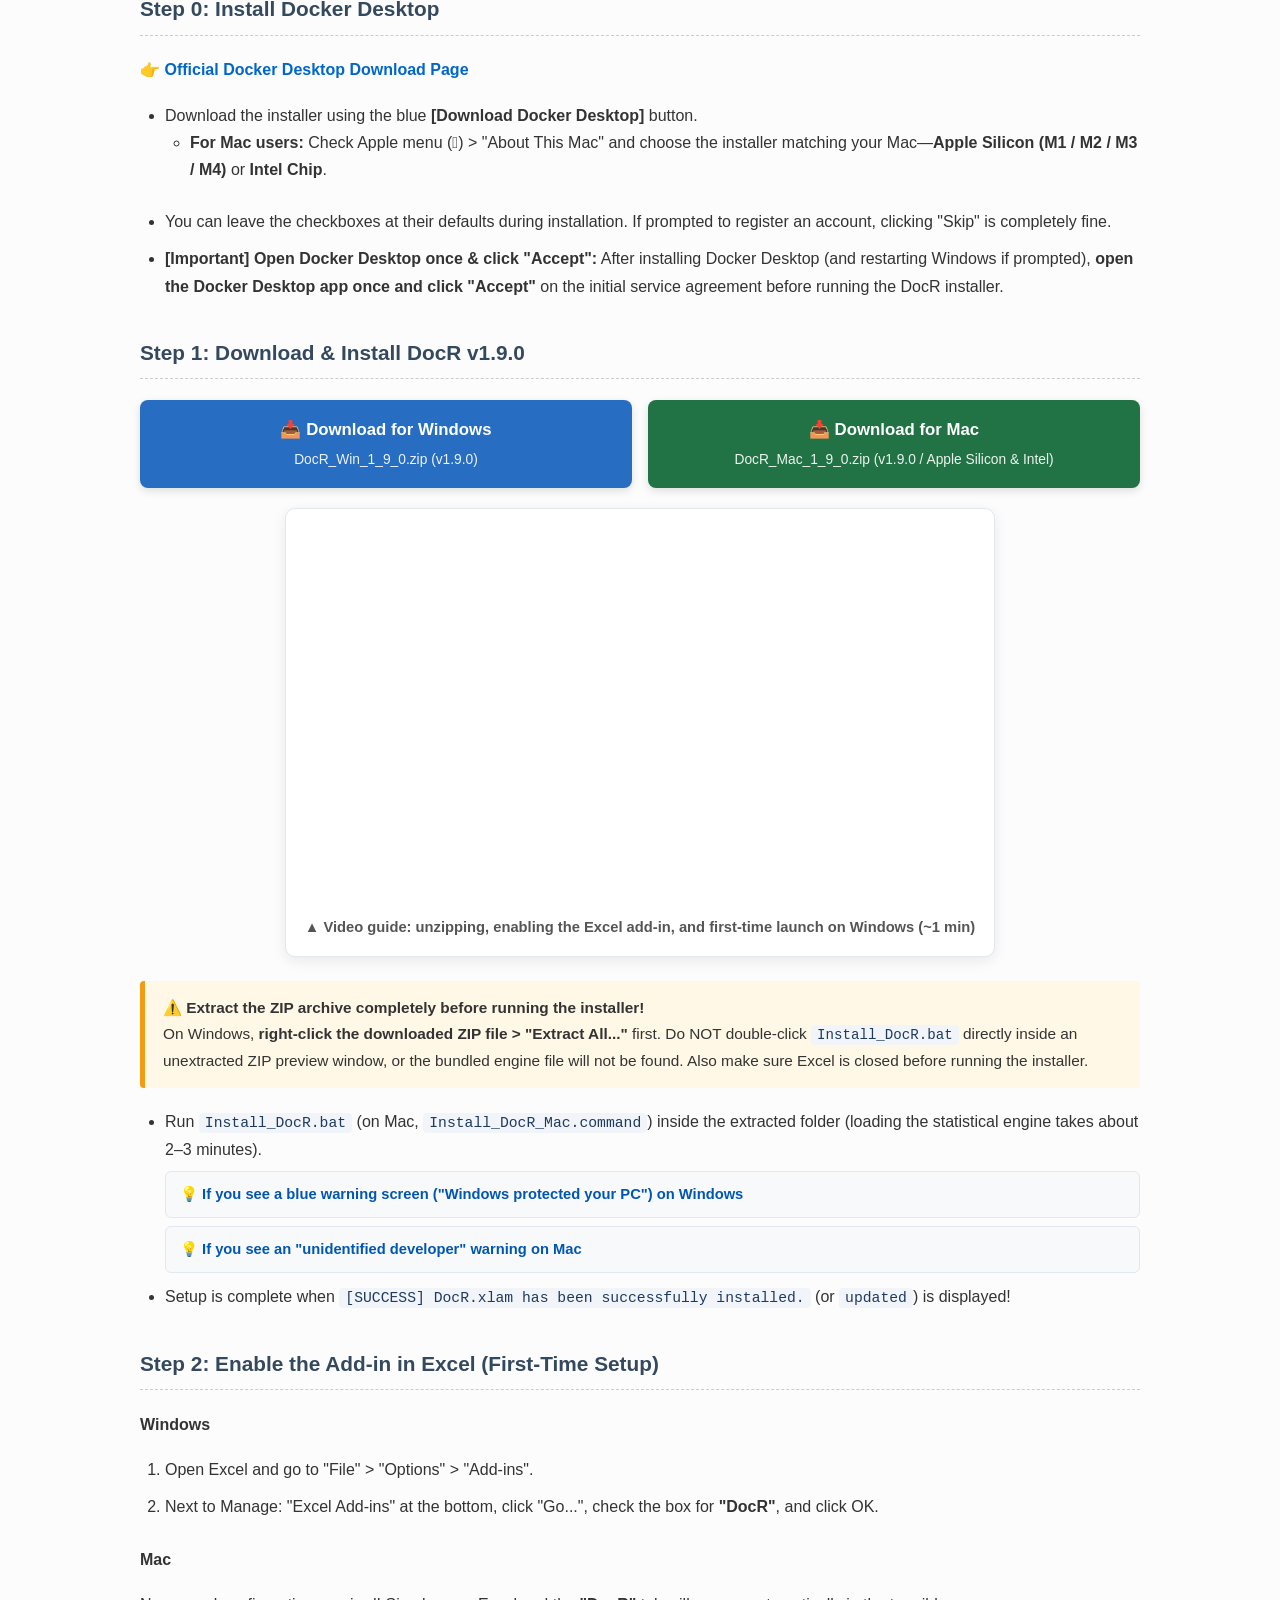
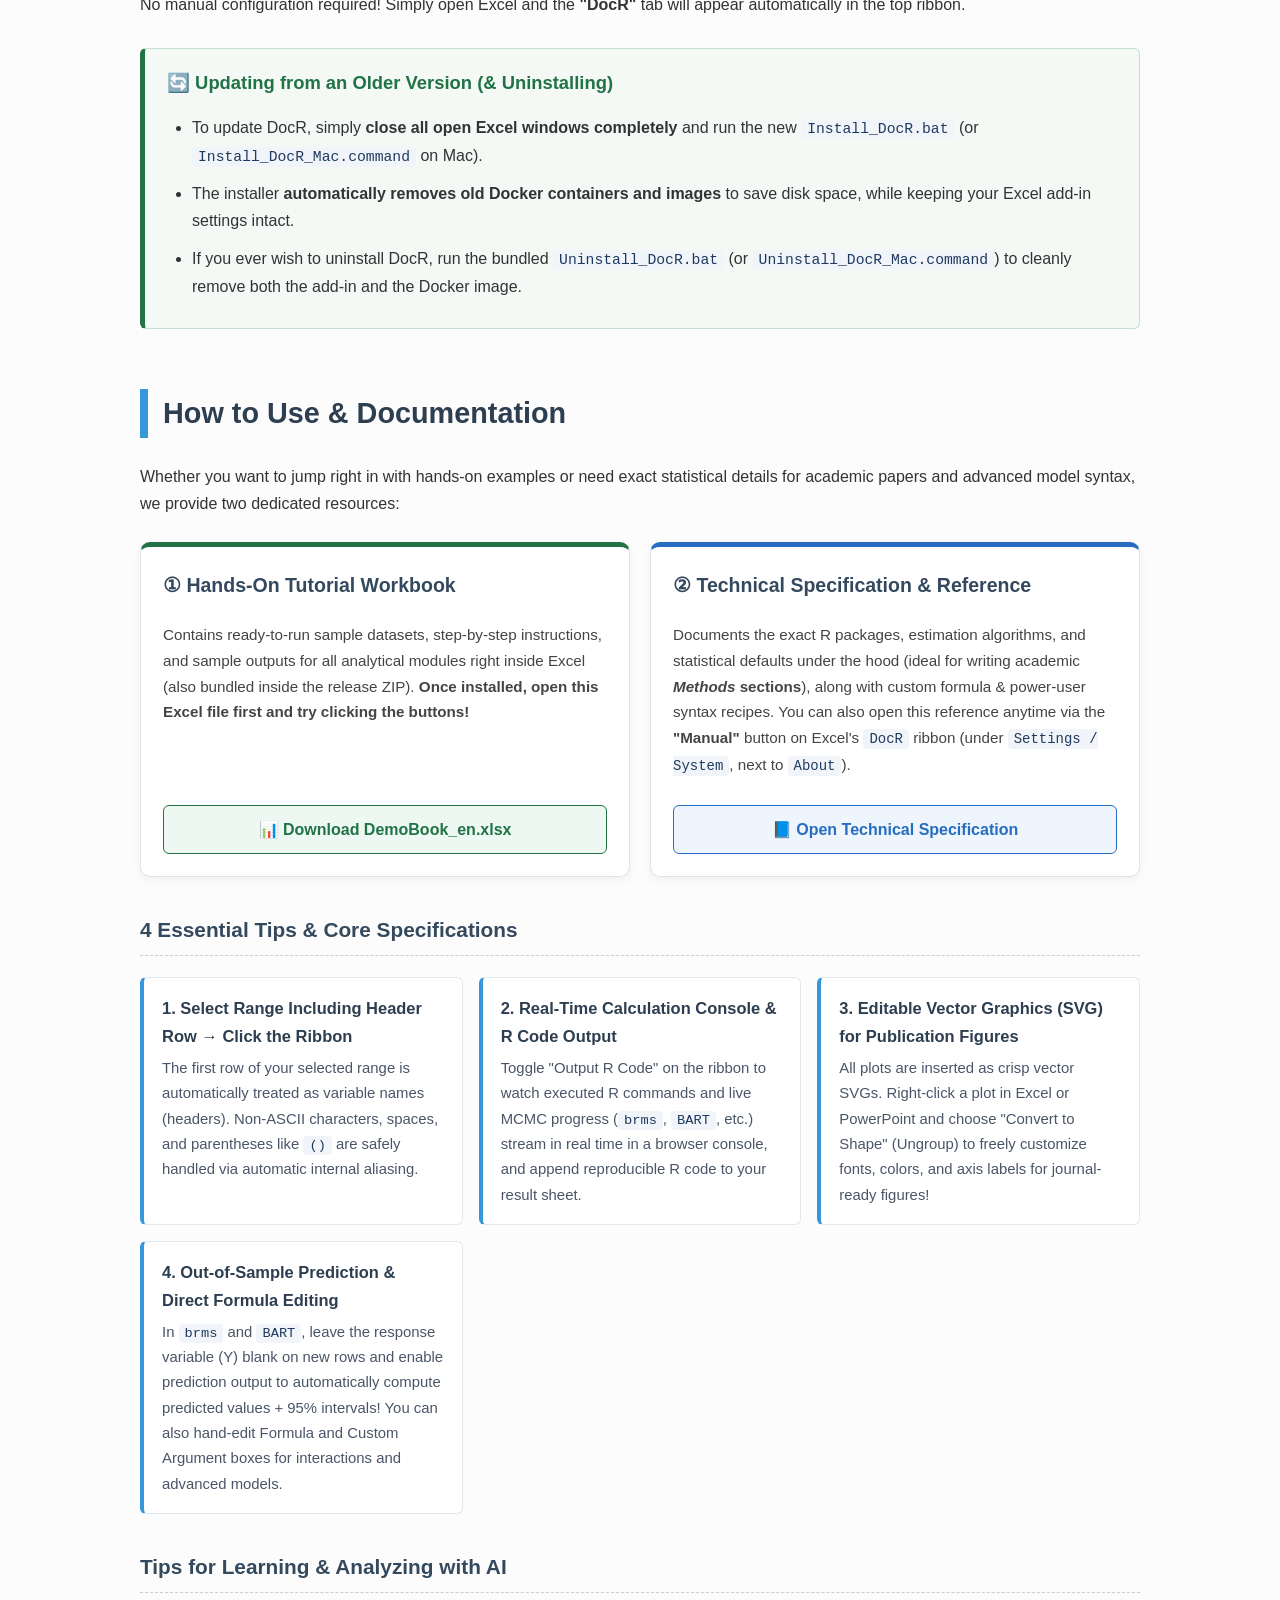
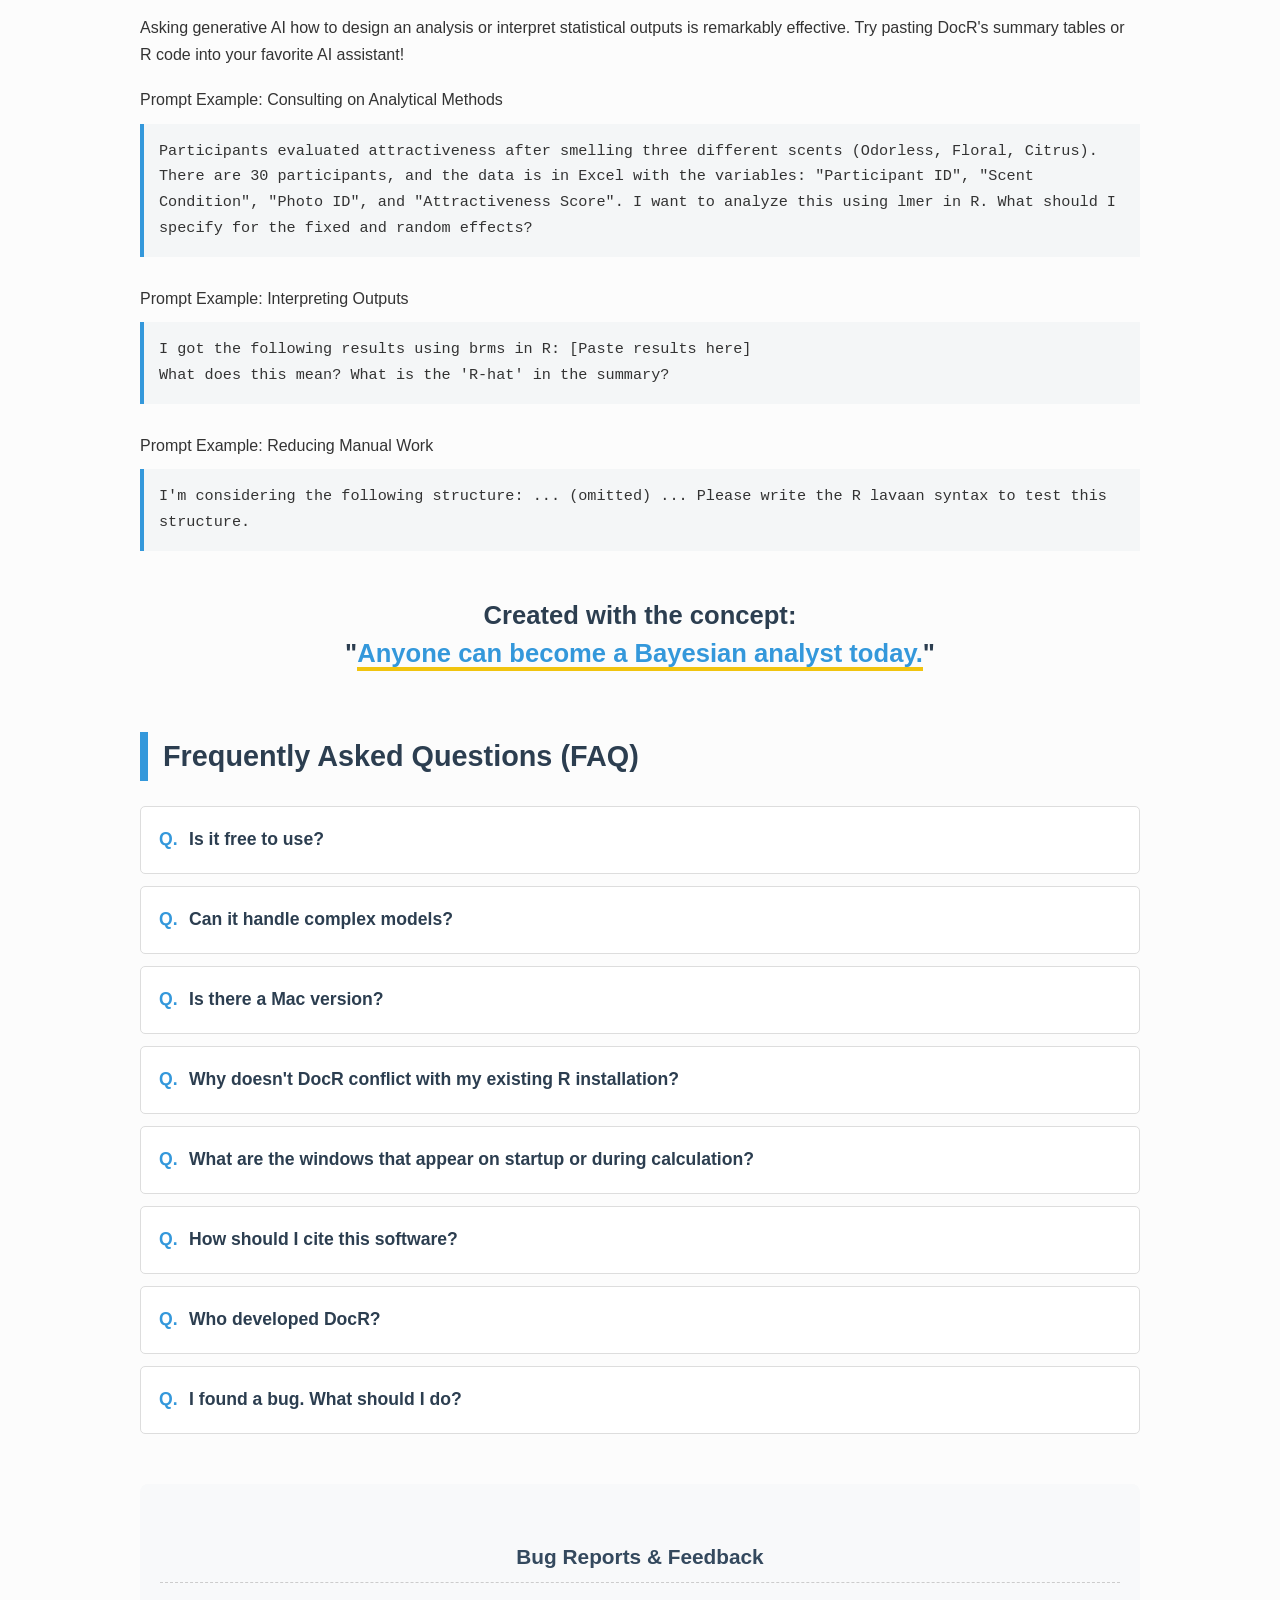
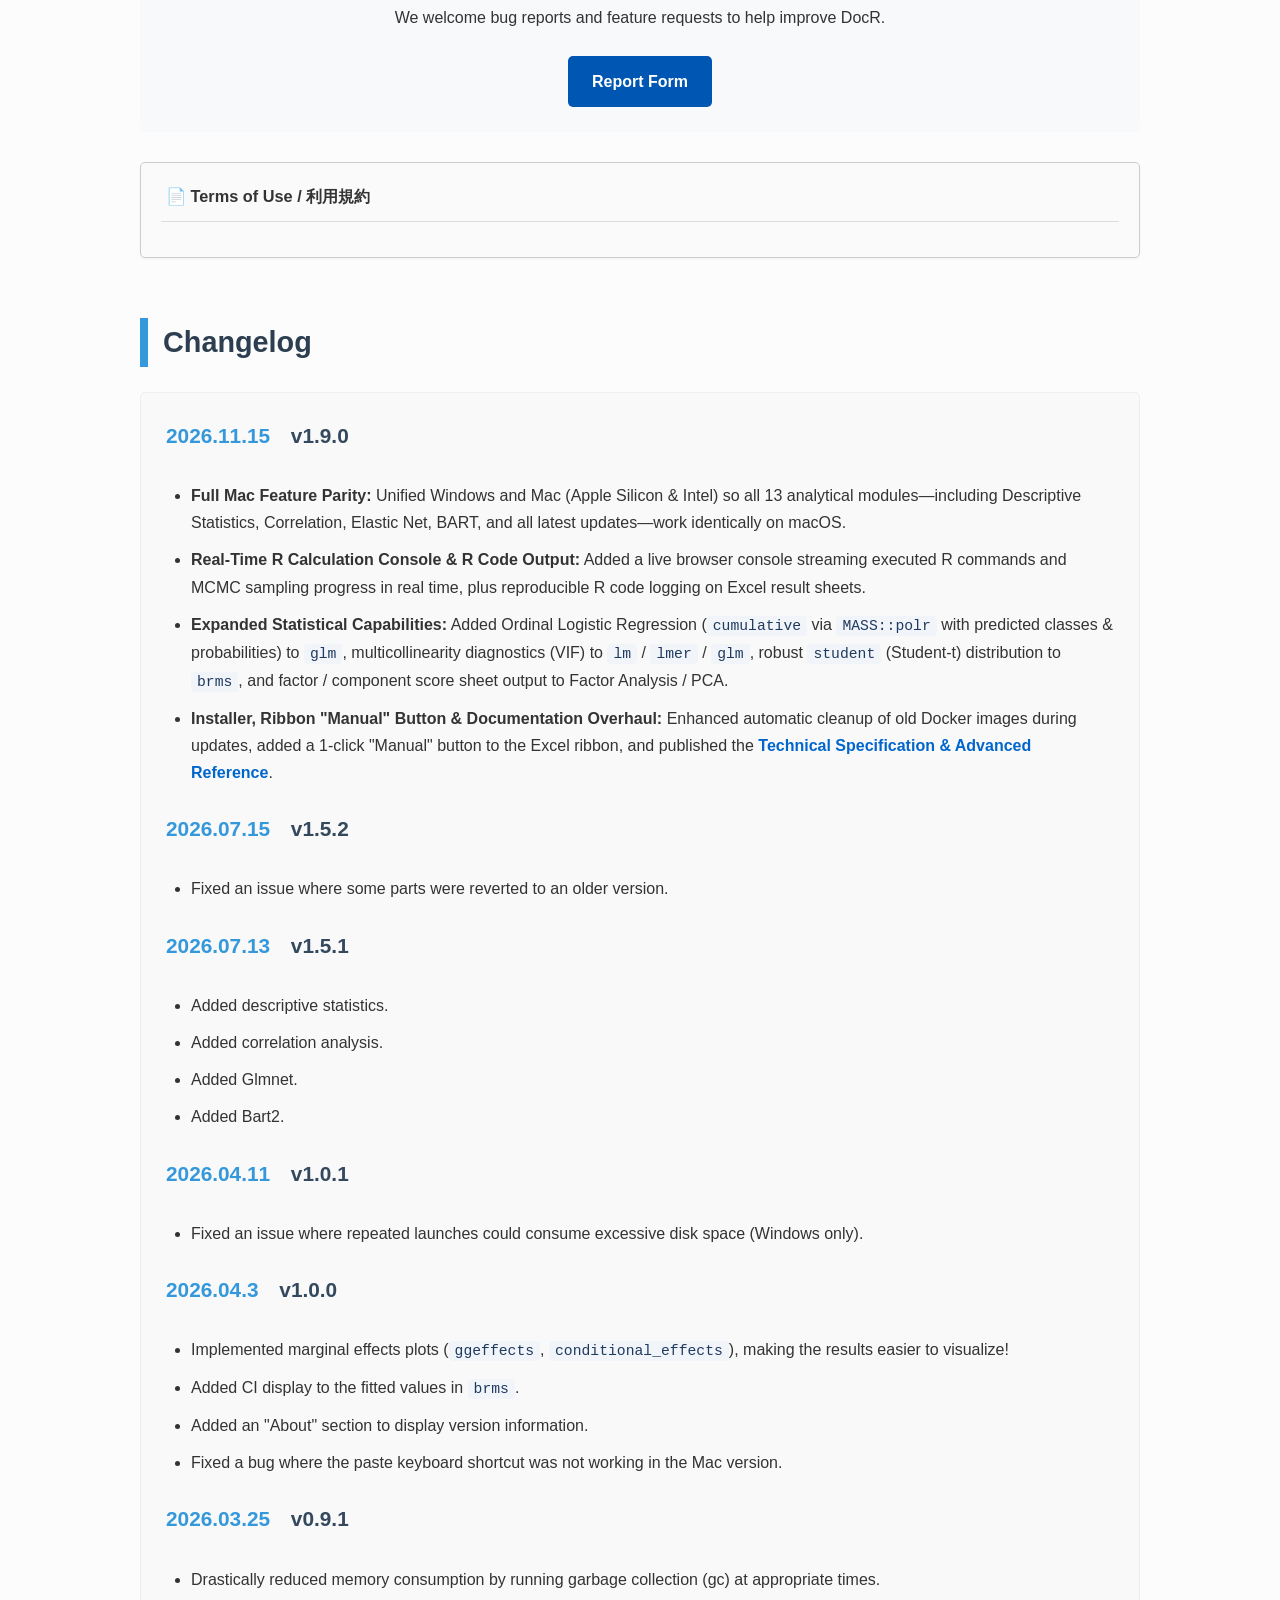
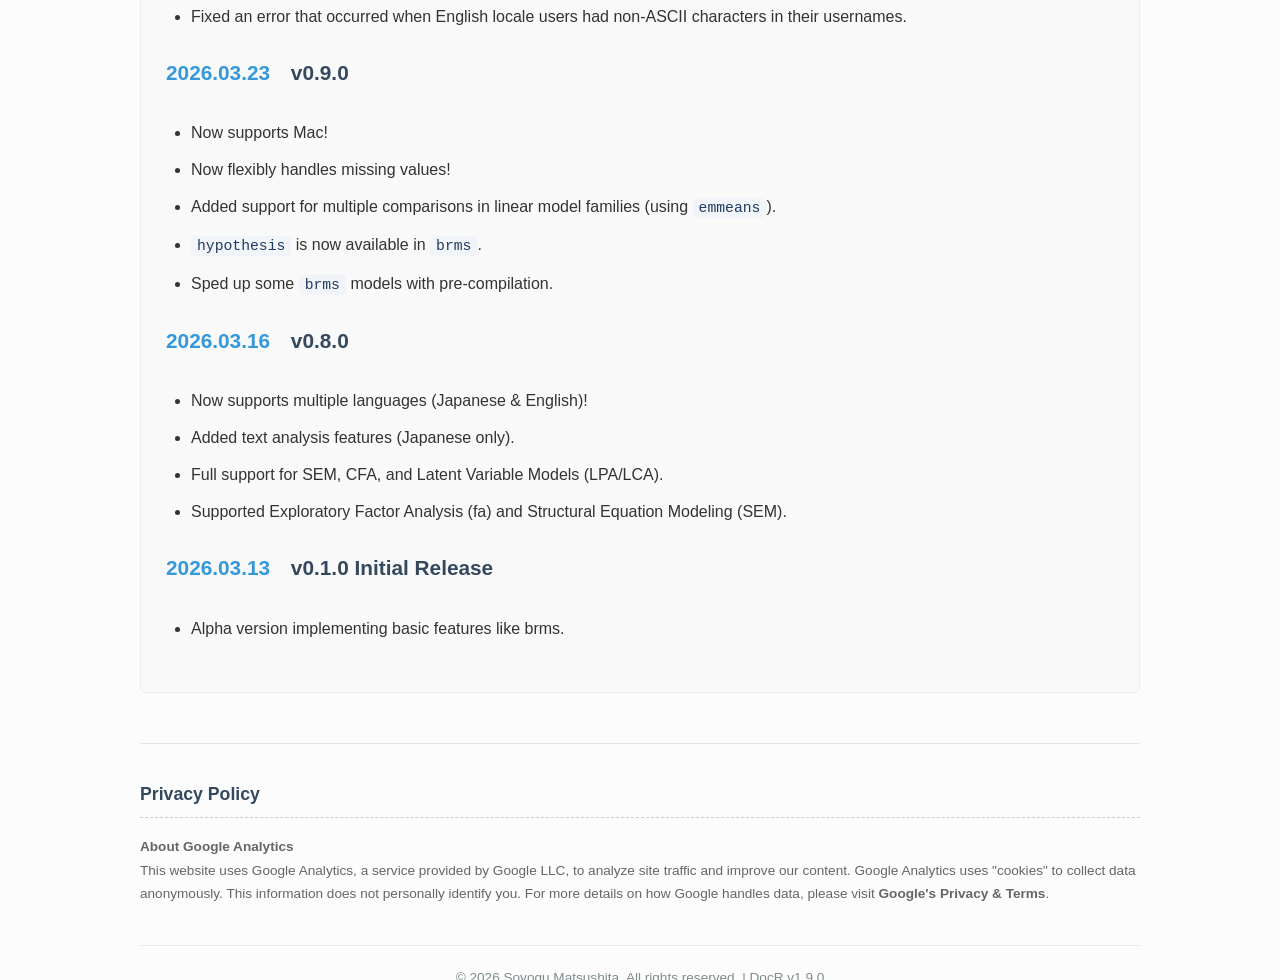
<file: en.html>
<!DOCTYPE html>
<html lang="en">
  <head>
    <script async src="https://www.googletagmanager.com/gtag/js?id=G-GH3W6HPQV9"></script>
    <script>
      window.dataLayer = window.dataLayer || [];
      function gtag(){dataLayer.push(arguments);}
      gtag('js', new Date());

      gtag('config', 'G-GH3W6HPQV9');
    </script>

    <meta charset="UTF-8">
    <meta name="viewport" content="width=device-width, initial-scale=1.0">
    <title>DocR v1.9.0 - Bayesian Statistics from Excel (Ready-to-Use Modern Statistical Suite)</title>
    <style>
        /* Base page styling */
        body {
            font-family: "Helvetica Neue", Arial, "Hiragino Kaku Gothic ProN", "Hiragino Sans", Meiryo, sans-serif;
            line-height: 1.7;
            color: #333;
            max-width: 1000px;
            margin: 0 auto;
            padding: 20px;
            background-color: #fcfcfc;
        }

        /* Top header links */
        .header-links {
            display: flex;
            justify-content: flex-end;
            gap: 12px;
            flex-wrap: wrap;
            margin-bottom: 15px;
        }
        .header-pill {
            display: inline-block;
            padding: 6px 14px;
            border-radius: 20px;
            font-size: 0.9em;
            font-weight: bold;
            text-decoration: none;
            background-color: #eef5fc;
            color: #276dc2;
            border: 1px solid #cfe2f6;
            transition: all 0.2s ease;
        }
        .header-pill:hover {
            background-color: #276dc2;
            color: #fff;
            text-decoration: none;
        }
        .header-pill.spec-pill {
            background-color: #eef8f2;
            color: #217346;
            border-color: #c5e6d2;
        }
        .header-pill.spec-pill:hover {
            background-color: #217346;
            color: #fff;
        }

        /* Title area */
        .title-container {
            display: flex;
            align-items: center;
            gap: 30px;
            border-bottom: 2px solid #3498db;
            padding-bottom: 20px;
            margin-top: 10px;
            margin-bottom: 25px;
            flex-wrap: wrap;
        }

        h1 {
            font-size: 5em;
            margin: 0;
            line-height: 1;
            display: flex;
            align-items: baseline;
            gap: 14px;
            flex-wrap: wrap;
        }

        /* Doc (Excel Green) / R (R Blue) */
        .doc-green { color: #217346; }
        .r-blue { color: #276dc2; }

        .version-badge {
            font-size: 0.26em;
            background: linear-gradient(135deg, #217346, #276dc2);
            color: #fff;
            padding: 4px 12px;
            border-radius: 20px;
            font-weight: bold;
            letter-spacing: 0.03em;
            vertical-align: middle;
        }

        .title-logo {
            width: 300px;
            height: 150px;
            object-fit: contain;
        }

        .blue-check {
            color: #276dc2;
            font-weight: bold;
        }
        .green-check {
            color: #217346;
            font-weight: bold;
        }

        /* Headings */
        h2 {
            font-size: 1.8em;
            color: #2c3e50;
            border-left: 8px solid #3498db;
            padding-left: 15px;
            margin-top: 60px;
            margin-bottom: 25px;
        }
        h3 {
            font-size: 1.3em;
            color: #34495e;
            margin-top: 35px;
            border-bottom: 1px dashed #ccc;
            padding-bottom: 8px;
        }

        /* Text & lists */
        p { margin-bottom: 18px; }
        ul, ol { margin-bottom: 25px; padding-left: 25px; }
        li { margin-bottom: 10px; }
        a { color: #0066cc; text-decoration: none; font-weight: bold; }
        a:hover { text-decoration: underline; }
        code {
            background-color: #f1f4f8;
            padding: 2px 6px;
            border-radius: 4px;
            font-family: "Consolas", "Menlo", monospace;
            font-size: 0.92em;
            color: #1f3a60;
        }

        /* v1.9.0 Highlight box */
        .release-highlight {
            background: linear-gradient(to right, #f2fbf6, #eef6fe);
            border: 1px solid #b8dcff;
            border-left: 6px solid #217346;
            padding: 20px 24px;
            border-radius: 8px;
            margin: 20px 0 30px 0;
            box-shadow: 0 2px 8px rgba(39, 109, 194, 0.08);
        }
        .release-highlight-title {
            font-size: 1.2em;
            font-weight: bold;
            color: #1e4631;
            margin: 0 0 12px 0;
        }
        .release-highlight ul {
            margin: 0;
            padding-left: 20px;
        }
        .release-highlight li {
            margin-bottom: 8px;
        }
        .release-highlight li:last-child {
            margin-bottom: 0;
        }

        /* Callout boxes */
        .pain-box {
            background-color: #e8f4fd;
            border-left: 5px solid #b6d4fe;
            padding: 20px;
            margin: 30px 0;
            box-shadow: 0 2px 5px rgba(0,0,0,0.05);
            border-radius: 0 6px 6px 0;
        }
        .pain-box ul { list-style-type: none; padding-left: 0; margin-bottom: 0; }
        .pain-box li::before { content: "☑ "; color: #217346; font-weight: bold; }

        /* Video card */
        .video-card {
            width: 85%;
            max-width: 800px;
            margin: 25px auto 35px auto;
            background: #fff;
            padding: 14px;
            border-radius: 10px;
            border: 1px solid #e2e8f0;
            box-shadow: 0 4px 14px rgba(0,0,0,0.08);
        }
        .video-card.install-video-card {
            width: 80%;
            max-width: 680px;
            margin: 20px auto 24px auto;
        }
        .video-card iframe {
            width: 100%;
            aspect-ratio: 16/9;
            border-radius: 6px;
            display: block;
        }
        .video-caption {
            text-align: center;
            font-size: 0.92em;
            color: #555;
            margin: 10px 0 2px 0;
            font-weight: bold;
        }

        /* Download buttons */
        .download-grid {
            display: grid;
            grid-template-columns: repeat(auto-fit, minmax(280px, 1fr));
            gap: 16px;
            margin: 20px 0;
        }
        .download-btn {
            display: block;
            padding: 16px 20px;
            border-radius: 8px;
            text-align: center;
            text-decoration: none;
            color: #fff;
            font-weight: bold;
            font-size: 1.05em;
            box-shadow: 0 3px 8px rgba(0,0,0,0.12);
            transition: transform 0.15s ease, box-shadow 0.15s ease;
        }
        .download-btn:hover {
            transform: translateY(-2px);
            box-shadow: 0 5px 12px rgba(0,0,0,0.18);
            text-decoration: none;
        }
        .download-btn.win-btn {
            background-color: #276dc2;
        }
        .download-btn.mac-btn {
            background-color: #217346;
        }
        .download-btn small {
            display: block;
            font-weight: normal;
            font-size: 0.82em;
            opacity: 0.92;
            margin-top: 4px;
        }

        /* Notes & Update box */
        .caution-note {
            background-color: #fff8e6;
            border-left: 5px solid #f39c12;
            padding: 14px 18px;
            border-radius: 4px;
            margin: 15px 0 20px 0;
            font-size: 0.96em;
        }
        .update-box {
            background-color: #f4f9f6;
            border: 1px solid #c3e0cd;
            border-left: 5px solid #217346;
            padding: 18px 22px;
            border-radius: 6px;
            margin: 30px 0;
        }
        .update-box h4 {
            margin: 0 0 10px 0;
            font-size: 1.15em;
            color: #217346;
        }
        .update-box ul {
            margin-bottom: 0;
        }
        .sysreq-box {
            background-color: #f5f8fc;
            border: 1px solid #d0dfef;
            border-left: 5px solid #276dc2;
            padding: 16px 22px;
            border-radius: 6px;
            margin: 20px 0 28px 0;
            font-size: 0.95em;
        }
        .sysreq-box h4 {
            margin: 0 0 10px 0;
            font-size: 1.1em;
            color: #1f4e8c;
        }
        .sysreq-box ul {
            margin-bottom: 0;
            padding-left: 20px;
        }
        .sysreq-box li {
            margin-bottom: 6px;
        }
        .sysreq-box li:last-child {
            margin-bottom: 0;
        }

        /* Documentation 2-column cards */
        .doc-cards {
            display: grid;
            grid-template-columns: repeat(auto-fit, minmax(300px, 1fr));
            gap: 20px;
            margin: 25px 0 35px 0;
        }
        .doc-card {
            background: #fff;
            border: 1px solid #dce4ec;
            border-radius: 10px;
            padding: 22px;
            box-shadow: 0 3px 10px rgba(0,0,0,0.05);
            display: flex;
            flex-direction: column;
            justify-content: space-between;
        }
        .doc-card.tutorial-card {
            border-top: 5px solid #217346;
        }
        .doc-card.spec-card {
            border-top: 5px solid #276dc2;
        }
        .doc-card h3 {
            margin-top: 0;
            border-bottom: none;
            padding-bottom: 0;
            font-size: 1.22em;
        }
        .doc-card p {
            font-size: 0.95em;
            color: #444;
        }
        .doc-card-link {
            display: inline-block;
            text-align: center;
            padding: 10px 18px;
            border-radius: 6px;
            font-weight: bold;
            text-decoration: none;
            margin-top: 8px;
        }
        .tutorial-card .doc-card-link {
            background-color: #eef8f2;
            color: #217346;
            border: 1px solid #217346;
        }
        .tutorial-card .doc-card-link:hover {
            background-color: #217346;
            color: #fff;
            text-decoration: none;
        }
        .spec-card .doc-card-link {
            background-color: #eef5fc;
            color: #276dc2;
            border: 1px solid #276dc2;
        }
        .spec-card .doc-card-link:hover {
            background-color: #276dc2;
            color: #fff;
            text-decoration: none;
        }

        /* 4 Essential Tips grid */
        .tips-grid {
            display: grid;
            grid-template-columns: repeat(auto-fit, minmax(280px, 1fr));
            gap: 16px;
            margin: 20px 0 35px 0;
        }
        .tip-item {
            background-color: #fff;
            border: 1px solid #e1e8ed;
            border-left: 4px solid #3498db;
            border-radius: 6px;
            padding: 16px 18px;
        }
        .tip-item strong {
            display: block;
            color: #2c3e50;
            font-size: 1.03em;
            margin-bottom: 6px;
        }
        .tip-item p {
            margin: 0;
            font-size: 0.93em;
            color: #4a5568;
        }

        .hero-message {
            font-size: 1.6em;
            font-weight: bold;
            color: #2c3e50;
            text-align: center;
            margin: 45px 0;
            line-height: 1.5;
        }
        .hero-message span {
            color: #3498db;
            border-bottom: 4px solid #f1c40f;
        }

        .prompt-box {
            background-color: #f4f6f7;
            border-left: 4px solid #3498db;
            padding: 15px;
            margin: 10px 0 28px 0;
            font-family: 'Consolas', monospace;
            white-space: pre-wrap;
            font-size: 0.95em;
        }

        /* Installation helper accordions */
        details.install-details {
            margin-top: 8px;
            background-color: #f8f9fa;
            padding: 10px 14px;
            border-radius: 6px;
            border: 1px solid #e2e8f0;
        }
        details.install-details summary {
            cursor: pointer;
            font-weight: bold;
            color: #0056b3;
            font-size: 0.92em;
            list-style: none;
            padding-left: 0;
        }
        details.install-details summary::before {
            content: "💡 ";
            position: static;
            font-weight: normal;
        }
        details.install-details p {
            margin: 10px 0 0 0;
            padding-top: 8px;
            border-top: 1px dashed #dce4ec;
            font-size: 0.9em;
            line-height: 1.5;
            color: #444;
        }

        /* FAQ accordions */
        details.faq-item {
            background-color: #fff;
            border: 1px solid #ddd;
            border-radius: 5px;
            margin-bottom: 12px;
            padding: 18px;
        }
        details.faq-item summary {
            font-weight: bold;
            cursor: pointer;
            color: #2c3e50;
            font-size: 1.1em;
            list-style: none;
            position: relative;
            padding-left: 30px;
        }
        details.faq-item summary::before {
            content: "Q.";
            position: absolute;
            left: 0;
            color: #3498db;
            font-weight: 900;
        }
        details.faq-item p {
            margin: 15px 0 0 0;
            padding-top: 15px;
            border-top: 1px dashed #eee;
            color: #444;
        }

        /* Terms of Use accordion */
        details.license-details {
            background-color: #fafafa;
            border: 1px solid #ccc;
            padding: 20px;
            font-size: 0.85em;
            margin-bottom: 40px;
            box-shadow: 0 1px 3px rgba(0,0,0,0.05);
            margin-top: 30px;
            border-radius: 5px;
        }
        summary.license-summary {
            font-weight: bold;
            cursor: pointer;
            font-size: 1.2em;
            color: #333;
            padding-left: 5px;
            border-bottom: 1px solid #ddd;
            padding-bottom: 10px;
            margin-bottom: 15px;
            list-style: none;
        }
        summary.license-summary::before {
            content: "📄 ";
            position: static;
            color: inherit;
            font-weight: normal;
        }
        details.license-details p { border-top: none; padding-top: 0; margin: 0 0 10px 0; color: #555; }
        details.license-details h4 { font-size: 1.15em; color: #444; border-bottom: 1px solid #eee; padding-bottom: 5px; margin-top: 25px; margin-bottom: 15px; }
        details.license-details strong { display: inline-block; margin-top: 10px; color: #333; }
        details.license-details ul { margin-top: 5px; margin-bottom: 15px; padding-left: 20px; color: #555; }
        details.license-details li { margin-bottom: 5px; }

        /* Changelog & Footer */
        .changelog {
            background-color: #f9f9f9;
            border: 1px solid #eee;
            padding: 25px;
            border-radius: 5px;
            margin-top: 25px;
        }
        .changelog h3 { margin-top: 0; border-bottom: none; }
        .changelog-date { font-weight: bold; color: #3498db; margin-right: 15px; }

        .site-footer {
            text-align: center;
            font-size: 0.85em;
            color: #7f8c8d;
            margin-top: 40px;
            padding-top: 20px;
            border-top: 1px solid #eaeaea;
        }

        @media (max-width: 640px) {
            h1 { font-size: 3.4em; }
            .title-logo { width: 220px; height: 110px; }
            .video-card,
            .video-card.install-video-card { width: 100%; box-sizing: border-box; }
        }
    </style>
  </head>
<body>

    <div class="header-links">
        <a href="spec_en.html" class="header-pill spec-pill">📘 Technical Specification</a>
        <a href="index.html" class="header-pill">🌐 日本語ページ (Japanese)</a>
    </div>

    <div class="title-container">
        <img src="images/logo.png" alt="DocR Logo" class="title-logo">
        <h1>
            <span><span class="doc-green">Doc</span><span class="r-blue">R</span></span>
            <span class="version-badge">v1.9.0</span>
        </h1>
    </div>

    <div class="release-highlight">
        <p class="release-highlight-title">🎉 What's New in DocR v1.9.0</p>
        <ul>
            <li><strong>Full Windows &amp; Mac Feature Parity (v1.9.0)</strong>: Every capability previously exclusive to Windows—including Descriptive Statistics, Correlation, Elastic Net, BART, and all latest updates—now works identically on <strong>Mac (Apple Silicon &amp; Intel)</strong>!</li>
            <li><strong>Real-Time R Calculation Console</strong>: Watch the underlying R commands and live MCMC sampling progress (such as <code>brms</code>) stream in real time in a browser console window during analysis—plus log reproducible R code directly onto your Excel result sheet!</li>
        </ul>
    </div>

    <h2>Quick Diagnosis, Deep Insights.</h2>

    <p>DocR is an Excel add-in that lets you run powerful R statistical models—such as <code>brms</code>—directly from Excel.</p>
    <p>"Anyone can become a Bayesian analysis user today."</p>

    <div class="pain-box">
        <p><strong>Smooth "First Steps" in Data Analysis</strong></p>
        <ul>
            <li>Run advanced statistical models intuitively without writing boilerplate code.</li>
            <li>Flexibility that satisfies power users of R (direct editing of formulas &amp; custom arguments).</li>
            <li>Analyze your Excel spreadsheets on the spot (100% local execution—zero data is ever sent externally).</li>
        </ul>
    </div>

    <h2>User Interface (Complete Everything within Excel)</h2>
    <p>A "DocR" tab is added right to your familiar Excel ribbon. Simply select a data range and click; R runs in the background and outputs formatted results and editable vector plots to a new worksheet.</p>

    <div class="video-card">
        <iframe
            src="https://www.youtube.com/embed/lLVjzECpgDA?cc_load_policy=1&cc_lang_pref=en&hl=en&autoplay=1&mute=1&rel=0"
            title="DocR Workflow Overview Video"
            frameborder="0"
            allow="accelerometer; autoplay; clipboard-write; encrypted-media; gyroscope; picture-in-picture; web-share"
            referrerpolicy="strict-origin-when-cross-origin"
            allowfullscreen>
        </iframe>
        <p class="video-caption">▲ Workflow overview: running a Bayesian multilevel model (brms) and editing vector plots in Excel (45 sec)</p>
    </div>

    <h2>Analytical Features Included (All 13 Modules — Win &amp; Mac)</h2>
    <ul>
        <li><strong>Describe (<code>psych</code>)</strong> - Descriptive Statistics &amp; Distribution Plots (mean, SD, skewness, kurtosis, histograms &amp; density curves)</li>
        <li><strong>Correlation (<code>correlation</code>)</strong> - Correlation Analysis (Pearson / Spearman / Kendall / Biweight / Distance, Bayesian correlation [BF &amp; 95% HDI], partial correlation, p-value adjustment)</li>
        <li><strong>Linear Regression (<code>lm</code>)</strong> - Simple &amp; Multiple Linear Regression (multicollinearity diagnostics [VIF], marginal effects &amp; diagnostic plots, <code>emmeans</code> post-hoc tests)</li>
        <li><strong>GLM (<code>glm</code> / <code>MASS::polr</code>)</strong> - Generalized Linear Models &amp; Ordinal Logistic Regression (Gaussian, Binomial, Poisson, plus Cumulative [Ordinal Logistic with predicted classes &amp; class probabilities], VIF diagnostics, and <code>emmeans</code> post-hoc tests)</li>
        <li><strong>ANOVA (<code>afex</code>)</strong> - Analysis of Variance (between-, within-, and mixed-design ANOVA, Mauchly's sphericity test &amp; corrections, <code>emmeans</code> Holm post-hoc tests)</li>
        <li><strong>Linear Mixed (<code>lmerTest</code>)</strong> - Linear Mixed-Effects Models (fixed &amp; random effects, REML / ML estimation, VIF diagnostics, <code>emmeans</code> post-hoc tests)</li>
        <li><strong>Elastic Net (<code>glmnet</code>)</strong> - Regularized Regression (Lasso / Ridge / Elastic Net with cross-validated automatic α search; supports Gaussian, Binomial, Multinomial, and Poisson)</li>
        <li><strong>Bayesian (<code>brms</code>)</strong> - Bayesian Hierarchical Models (Gaussian, Bernoulli, Binomial, Poisson, robust <code>student</code> [Student-t], Cumulative, Cox, and Weibull families; Bayes R² &amp; LOO-IC, <code>emmeans</code>, <code>hypothesis</code> testing, out-of-sample prediction with 95% CIs, custom arguments)</li>
        <li><strong>BART (<code>dbarts</code>)</strong> - Bayesian Additive Regression Trees (non-linear regression &amp; binary classification, variable importance, 1D &amp; 2D Partial Dependence Plots [PDP], out-of-sample prediction)</li>
        <li><strong>Factor Analysis (<code>psych</code>: <code>fa</code> / <code>principal</code>)</strong> - Exploratory Factor Analysis / Principal Component Analysis (scree plot &amp; path diagram, automatic Cronbach's α &amp; item-total correlations per factor, factor / component score sheet output)</li>
        <li><strong>SEM / CFA (<code>lavaan</code>)</strong> - Structural Equation Modeling / Confirmatory Factor Analysis (fit indices &amp; standardized estimates, FIML missing data handling, path diagrams)</li>
        <li><strong>LPA / LCA (<code>tidyLPA</code> / <code>poLCA</code>)</strong> - Latent Profile Analysis (continuous) &amp; Latent Class Analysis (categorical) (automatic BIC-optimal class selection &amp; class membership output)</li>
        <li><strong>Text Mining (Japanese text only: <code>RMeCab</code>)</strong> - Morphological word frequency, attribute-based TF-IDF, correspondence analysis, co-occurrence network, word cloud, and custom dictionary support (visible when UI language is set to Japanese)</li>
    </ul>

    <h2>Installation &amp; Update Guide</h2>
    <p><span class="blue-check">✔</span> Please install <strong>Docker Desktop</strong> first, and then install the <strong>DocR</strong> add-in.</p>
    <p><span class="blue-check">✔</span> Even if you already have R or RStudio installed, DocR runs in an isolated container and will never interfere with your existing environment. All calculations run 100% locally offline.</p>

    <div class="sysreq-box">
        <h4>💻 System Requirements &amp; Recommended Disk Space</h4>
        <ul>
            <li><strong>OS &amp; Excel:</strong> Windows 10 / 11 (64-bit) or macOS (Apple Silicon M1–M4 / Intel) + Desktop Microsoft Excel</li>
            <li><strong>Storage (Free Disk Space):</strong> <strong>10 GB or more of free disk space recommended</strong> (Download ZIP: ~1.1 GB [<code>docr_image.tar</code> ~1.3 GB inside] / loaded Docker statistical engine: ~4.3 GB, including temporary space during ZIP extraction and image loading. Note: updating automatically deletes old DocR images so disk usage does not accumulate.)</li>
            <li><strong>Memory (RAM):</strong> <strong>8 GB minimum (16 GB or more recommended</strong>, especially for running Docker Desktop alongside MCMC sampling in <code>brms</code> and <code>BART</code>)</li>
        </ul>
    </div>

    <h3>Step 0: Install Docker Desktop</h3>
    <p>👉 <a href="https://www.docker.com/products/docker-desktop" target="_blank" rel="noopener noreferrer">Official Docker Desktop Download Page</a></p>
    <ul>
        <li>Download the installer using the blue <strong>[Download Docker Desktop]</strong> button.
            <ul>
                <li><strong>For Mac users:</strong> Check Apple menu () &gt; "About This Mac" and choose the installer matching your Mac—<strong>Apple Silicon (M1 / M2 / M3 / M4)</strong> or <strong>Intel Chip</strong>.</li>
            </ul>
        </li>
        <li>You can leave the checkboxes at their defaults during installation. If prompted to register an account, clicking "Skip" is completely fine.</li>
        <li><strong>[Important] Open Docker Desktop once &amp; click "Accept":</strong> After installing Docker Desktop (and restarting Windows if prompted), <strong>open the Docker Desktop app once and click "Accept"</strong> on the initial service agreement before running the DocR installer.</li>
    </ul>

    <h3>Step 1: Download &amp; Install DocR v1.9.0</h3>
    <div class="download-grid">
        <a href="https://github.com/soyogu/DocR/releases/download/v1.9.0/DocR_Win_1_9_0.zip" class="download-btn win-btn">
            📥 Download for Windows<small>DocR_Win_1_9_0.zip (v1.9.0)</small>
        </a>
        <a href="https://github.com/soyogu/DocR/releases/download/v1.9.0/DocR_Mac_1_9_0.zip" class="download-btn mac-btn">
            📥 Download for Mac<small>DocR_Mac_1_9_0.zip (v1.9.0 / Apple Silicon &amp; Intel)</small>
        </a>
    </div>

    <div class="video-card install-video-card">
        <iframe
            src="https://www.youtube.com/embed/YUqlFM9CvNM?cc_load_policy=1&cc_lang_pref=en&hl=en&rel=0"
            title="DocR Installation &amp; First-Launch Guide Video"
            loading="lazy"
            frameborder="0"
            allow="accelerometer; clipboard-write; encrypted-media; gyroscope; picture-in-picture; web-share"
            referrerpolicy="strict-origin-when-cross-origin"
            allowfullscreen>
        </iframe>
        <p class="video-caption">▲ Video guide: unzipping, enabling the Excel add-in, and first-time launch on Windows (~1 min)</p>
    </div>

    <div class="caution-note">
        <strong>⚠️ Extract the ZIP archive completely before running the installer!</strong><br>
        On Windows, <strong>right-click the downloaded ZIP file &gt; "Extract All..."</strong> first. Do NOT double-click <code>Install_DocR.bat</code> directly inside an unextracted ZIP preview window, or the bundled engine file will not be found. Also make sure Excel is closed before running the installer.
    </div>

    <ul>
        <li>
            Run <code>Install_DocR.bat</code> (on Mac, <code>Install_DocR_Mac.command</code>) inside the extracted folder (loading the statistical engine takes about 2–3 minutes).

            <details class="install-details">
                <summary>
                    If you see a blue warning screen ("Windows protected your PC") on Windows
                </summary>
                <p>
                    Click the <strong>"More info"</strong> link inside the dialog, and then click the <strong>"Run anyway"</strong> button at the bottom right.
                </p>
            </details>

            <details class="install-details">
                <summary>
                    If you see an "unidentified developer" warning on Mac
                </summary>
                <p>
                    Instead of double-clicking, <strong>right-click (or Control-click)</strong> <code>Install_DocR_Mac.command</code> and select <strong>"Open"</strong> from the context menu to run it.
                </p>
            </details>
        </li>
        <li>Setup is complete when <code>[SUCCESS] DocR.xlam has been successfully installed.</code> (or <code>updated</code>) is displayed!</li>
    </ul>

    <h3>Step 2: Enable the Add-in in Excel (First-Time Setup)</h3>
    <p><strong>Windows</strong></p>
    <ol>
        <li>Open Excel and go to "File" &gt; "Options" &gt; "Add-ins".</li>
        <li>Next to Manage: "Excel Add-ins" at the bottom, click "Go...", check the box for <strong>"DocR"</strong>, and click OK.</li>
    </ol>
    <p><strong>Mac</strong></p>
    <p>No manual configuration required! Simply open Excel and the <strong>"DocR"</strong> tab will appear automatically in the top ribbon.</p>

    <div class="update-box">
        <h4>🔄 Updating from an Older Version (&amp; Uninstalling)</h4>
        <ul>
            <li>To update DocR, simply <strong>close all open Excel windows completely</strong> and run the new <code>Install_DocR.bat</code> (or <code>Install_DocR_Mac.command</code> on Mac).</li>
            <li>The installer <strong>automatically removes old Docker containers and images</strong> to save disk space, while keeping your Excel add-in settings intact.</li>
            <li>If you ever wish to uninstall DocR, run the bundled <code>Uninstall_DocR.bat</code> (or <code>Uninstall_DocR_Mac.command</code>) to cleanly remove both the add-in and the Docker image.</li>
        </ul>
    </div>

    <h2>How to Use &amp; Documentation</h2>
    <p>Whether you want to jump right in with hands-on examples or need exact statistical details for academic papers and advanced model syntax, we provide two dedicated resources:</p>

    <div class="doc-cards">
        <div class="doc-card tutorial-card">
            <div>
                <h3>① Hands-On Tutorial Workbook</h3>
                <p>Contains ready-to-run sample datasets, step-by-step instructions, and sample outputs for all analytical modules right inside Excel (also bundled inside the release ZIP). <strong>Once installed, open this Excel file first and try clicking the buttons!</strong></p>
            </div>
            <a href="files/DemoBook_en.xlsx" target="_blank" class="doc-card-link">📊 Download DemoBook_en.xlsx</a>
        </div>

        <div class="doc-card spec-card">
            <div>
                <h3>② Technical Specification &amp; Reference</h3>
                <p>Documents the exact R packages, estimation algorithms, and statistical defaults under the hood (ideal for writing academic <strong><em>Methods</em> sections</strong>), along with custom formula &amp; power-user syntax recipes. You can also open this reference anytime via the <strong>"Manual"</strong> button on Excel's <code>DocR</code> ribbon (under <code>Settings / System</code>, next to <code>About</code>).</p>
            </div>
            <a href="spec_en.html" class="doc-card-link">📘 Open Technical Specification</a>
        </div>
    </div>

    <h3>4 Essential Tips &amp; Core Specifications</h3>
    <div class="tips-grid">
        <div class="tip-item">
            <strong>1. Select Range Including Header Row → Click the Ribbon</strong>
            <p>The first row of your selected range is automatically treated as variable names (headers). Non-ASCII characters, spaces, and parentheses like <code>()</code> are safely handled via automatic internal aliasing.</p>
        </div>
        <div class="tip-item">
            <strong>2. Real-Time Calculation Console &amp; R Code Output</strong>
            <p>Toggle "Output R Code" on the ribbon to watch executed R commands and live MCMC progress (<code>brms</code>, <code>BART</code>, etc.) stream in real time in a browser console, and append reproducible R code to your result sheet.</p>
        </div>
        <div class="tip-item">
            <strong>3. Editable Vector Graphics (SVG) for Publication Figures</strong>
            <p>All plots are inserted as crisp vector SVGs. Right-click a plot in Excel or PowerPoint and choose "Convert to Shape" (Ungroup) to freely customize fonts, colors, and axis labels for journal-ready figures!</p>
        </div>
        <div class="tip-item">
            <strong>4. Out-of-Sample Prediction &amp; Direct Formula Editing</strong>
            <p>In <code>brms</code> and <code>BART</code>, leave the response variable (Y) blank on new rows and enable prediction output to automatically compute predicted values + 95% intervals! You can also hand-edit Formula and Custom Argument boxes for interactions and advanced models.</p>
        </div>
    </div>

    <h3>Tips for Learning &amp; Analyzing with AI</h3>
    <p>Asking generative AI how to design an analysis or interpret statistical outputs is remarkably effective. Try pasting DocR's summary tables or R code into your favorite AI assistant!</p>
    Prompt Example: Consulting on Analytical Methods
    <div class="prompt-box">Participants evaluated attractiveness after smelling three different scents (Odorless, Floral, Citrus). There are 30 participants, and the data is in Excel with the variables: "Participant ID", "Scent Condition", "Photo ID", and "Attractiveness Score". I want to analyze this using lmer in R. What should I specify for the fixed and random effects?</div>

    Prompt Example: Interpreting Outputs
    <div class="prompt-box">I got the following results using brms in R: [Paste results here]
What does this mean? What is the 'R-hat' in the summary?</div>

    Prompt Example: Reducing Manual Work
    <div class="prompt-box">I'm considering the following structure: ... (omitted) ... Please write the R lavaan syntax to test this structure.</div>

    <div class="hero-message">
      Created with the concept:<br>
      "<span>Anyone can become a Bayesian analyst today.</span>"
    </div>

    <h2>Frequently Asked Questions (FAQ)</h2>
    <details class="faq-item">
        <summary>Is it free to use?</summary>
        <p>Yes, DocR is completely free for academic research, educational, and personal use (please see the Terms of Use below for details).</p>
    </details>

    <details class="faq-item">
        <summary>Can it handle complex models?</summary>
        <p>Yes! Advanced users can directly edit the Formula box, <code>brm()</code> Custom Arguments (e.g., custom priors or <code>adapt_delta</code>), and <code>lavaan</code> model syntax to run bespoke models. See the <a href="spec_en.html">Technical Specification &amp; Advanced Reference</a> for syntax recipes.</p>
    </details>

    <details class="faq-item">
        <summary>Is there a Mac version?</summary>
        <p>Yes! <strong>Starting with v1.9.0, the Mac version (supporting both Apple Silicon and Intel Macs) has 100% feature parity with Windows</strong> across all 13 analytical modules, and automatically adds the "DocR" tab to your Excel ribbon upon installation.</p>
    </details>

    <details class="faq-item">
        <summary>Why doesn't DocR conflict with my existing R installation?</summary>
        <p>DocR runs R (v4.3.2) and all pre-tested statistical packages inside an isolated "Docker container" rather than installing anything onto your host OS. Your existing R environment remains untouched, and you never have to deal with package compilation or version conflicts.</p>
    </details>

    <details class="faq-item">
        <summary>What are the windows that appear on startup or during calculation?</summary>
        <p>On initial startup, a Docker backend window or status splash screen may briefly appear while the local container wakes up. Additionally, when "Output R Code" is toggled ON in the ribbon, a browser window titled <strong>"DocR - Real-Time R Calculation Console"</strong> opens during calculation to display live R output and MCMC progress. You can safely close these windows after launch (or toggle "Output R Code" off on the ribbon).</p>
    </details>

    <details class="faq-item">
        <summary>How should I cite this software?</summary>
        <p>Please cite DocR as follows (a complete table of underlying R packages for your <em>Methods</em> section is also available in the <a href="spec_en.html">Technical Specification</a>):<br>
        Matsushita, S. (2026). <i>DocR: An Excel Gateway to Containerized R Environments</i> [Computer software]. <a href="https://github.com/soyogu/DocR" target="_blank" rel="noopener noreferrer">https://github.com/soyogu/DocR</a></p>
    </details>

    <details class="faq-item">
        <summary>Who developed DocR?</summary>
        <p>It is developed by <a href="https://researchmap.jp/soyogu" target="_blank" rel="noopener noreferrer">a Japanese researcher</a>.</p>
    </details>

    <details class="faq-item">
        <summary>I found a bug. What should I do?</summary>
        <p>Please let us know via the <a href="https://docs.google.com/forms/d/e/1FAIpQLSdA2CFIqM3h8nqi3Nrt435hap4EHg96t00YKLP6SmPmq-GMVA/viewform?usp=header" target="_blank" rel="noopener noreferrer">feedback form</a> below.</p>
    </details>

    <div style="margin-top: 50px; padding: 20px; background-color: #f8f9fa; border-radius: 8px; text-align: center;">
      <h3>Bug Reports &amp; Feedback</h3>
      <p style="margin-bottom: 20px;">
        We welcome bug reports and feature requests to help improve DocR.<br>
      </p>

      <a href="https://docs.google.com/forms/d/e/1FAIpQLSdA2CFIqM3h8nqi3Nrt435hap4EHg96t00YKLP6SmPmq-GMVA/viewform?usp=header" target="_blank" rel="noopener noreferrer" style="display: inline-block; padding: 12px 24px; margin: 5px 10px; background-color: #0056b3; color: white; text-decoration: none; border-radius: 5px; font-weight: bold;">
        Report Form
      </a>
    </div>

    <details class="license-details">
        <summary class="license-summary">Terms of Use / 利用規約</summary>
        
        <div style="margin-bottom: 30px;">
            <h4 style="margin-top: 5px;">Terms of Use (English Version)</h4>
            <p>Thank you for using "DocR". By downloading or using this software, you agree to the following terms.</p>

            <strong>1. Grant of License</strong>
            <p>This software is provided free of charge for academic research, educational, and personal use only. This includes non-commercial research activities within private research institutions.</p>

            <strong>2. Prohibitions</strong>
            <p>Please respect the current format of the software (e.g., locked VBA project). The following actions are strictly prohibited:</p>
            <ul>
                <li>Attempting to view, modify, reverse-engineer, or unlock the source code of this software.</li>
                <li>Redistributing, sublicensing, or selling all or part of this software without prior permission from the developer.</li>
                <li>Creating and publishing commercial content (including monetized instructional videos, paid seminars, or publications) where the primary content is the operation or utilization of this software.</li>
                <li>Using the software for commercial purposes (please contact the developer if you wish to do so).</li>
            </ul>

            <strong>3. Disclaimer of Warranty and Liability</strong>
            <p>This software is provided "as is", without warranty of any kind, express or implied. In no event shall the developer be liable for any claim, damages, or other liability, including data loss or business interruption, arising from, out of, or in connection with the software or the use or other dealings in the software. Users are responsible for verifying the validity of their analysis results.</p>

            <strong>4. Copyright</strong>
            <p>All copyrights and intellectual property rights related to this software are retained by the developer (Soyogu Matsushita).</p>

            <p>Date of Enactment: March 17, 2026<br>
            Applicable Version: DocR v0.8 and later (all versions)</p>
        </div>

        <div>
            <h4>利用規約（日本語版）</h4>
            <p>本ソフトウェア「DocR」をご利用いただきありがとうございます。本ソフトウェアをダウンロードまたは利用することにより、以下の条項に同意したものとみなされます。</p>

            <strong>1. 利用許諾</strong>
            <p>本ソフトウェアは、学術研究、教育、および個人利用の目的に限り、無償でご利用いただけます。民間企業の研究所等における非営利目的の研究活動での利用もこれに含まれます。</p>

            <strong>2. 禁止事項</strong>
            <p>本ソフトウェアの提供形態（VBAプロジェクトの保護など）を尊重し、以下の行為を禁止します。</p>
            <ul>
                <li>本ソフトウェアのソースコードの閲覧、改変、リバースエンジニアリング、または保護の解除を試みること。</li>
                <li>本ソフトウェアの一部または全部を、開発者の許可なく再配布、二次配布、または販売すること。</li>
                <li>本ソフトウェアの操作方法や活用方法を主たるコンテンツとした、営利目的の講習、解説動画の公開、または出版（広告収益が発生するものを含む）。</li>
                <li>商用目的での利用（ご希望の場合は別途ご連絡ください）。</li>
            </ul>

            <strong>3. 免責事項</strong>
            <p>本ソフトウェアは「現状のまま」提供され、明示または黙示を問わず、いかなる保証も行いません。本ソフトウェアの利用に関連して生じたデータの損失、業務の停止、その他のいかなる損害についても、開発者は一切の責任を負いません。分析結果の妥当性については、利用者自身の責任においてご確認ください。</p>

            <strong>4. 著作権</strong>
            <p>本ソフトウェアに関するすべての著作権および知的財産権は、開発者（松下戦具）に帰属します。</p>

            <p>制定日：2026年3月17日<br>
            適用バージョン：DocR v0.8以降（全バージョン共通）</p>
        </div>
    </details>

    <h2>Changelog</h2>
    <div class="changelog">
        <h3><span class="changelog-date">2026.11.15</span> v1.9.0</h3>
        <ul>
            <li><strong>Full Mac Feature Parity:</strong> Unified Windows and Mac (Apple Silicon &amp; Intel) so all 13 analytical modules—including Descriptive Statistics, Correlation, Elastic Net, BART, and all latest updates—work identically on macOS.</li>
            <li><strong>Real-Time R Calculation Console &amp; R Code Output:</strong> Added a live browser console streaming executed R commands and MCMC sampling progress in real time, plus reproducible R code logging on Excel result sheets.</li>
            <li><strong>Expanded Statistical Capabilities:</strong> Added Ordinal Logistic Regression (<code>cumulative</code> via <code>MASS::polr</code> with predicted classes &amp; probabilities) to <code>glm</code>, multicollinearity diagnostics (VIF) to <code>lm</code> / <code>lmer</code> / <code>glm</code>, robust <code>student</code> (Student-t) distribution to <code>brms</code>, and factor / component score sheet output to Factor Analysis / PCA.</li>
            <li><strong>Installer, Ribbon "Manual" Button &amp; Documentation Overhaul:</strong> Enhanced automatic cleanup of old Docker images during updates, added a 1-click "Manual" button to the Excel ribbon, and published the <a href="spec_en.html">Technical Specification &amp; Advanced Reference</a>.</li>
        </ul>

        <h3><span class="changelog-date">2026.07.15</span> v1.5.2</h3>
        <ul>
            <li>Fixed an issue where some parts were reverted to an older version.</li>
        </ul>

        <h3><span class="changelog-date">2026.07.13</span> v1.5.1</h3>
        <ul>
            <li>Added descriptive statistics.</li>
            <li>Added correlation analysis.</li>
            <li>Added Glmnet.</li>
            <li>Added Bart2.</li>
        </ul>

        <h3><span class="changelog-date">2026.04.11</span> v1.0.1</h3>
        <ul>
            <li>Fixed an issue where repeated launches could consume excessive disk space (Windows only).</li>
        </ul>

        <h3><span class="changelog-date">2026.04.3</span> v1.0.0</h3>
        <ul>
            <li>Implemented marginal effects plots (<code>ggeffects</code>, <code>conditional_effects</code>), making the results easier to visualize!</li>
            <li>Added CI display to the fitted values in <code>brms</code>.</li>
            <li>Added an "About" section to display version information.</li>
            <li>Fixed a bug where the paste keyboard shortcut was not working in the Mac version.</li>
        </ul>

        <h3><span class="changelog-date">2026.03.25</span> v0.9.1</h3>
        <ul>
            <li>Drastically reduced memory consumption by running garbage collection (gc) at appropriate times.</li>
            <li>Fixed an error that occurred when English locale users had non-ASCII characters in their usernames.</li>
        </ul>

        <h3><span class="changelog-date">2026.03.23</span> v0.9.0</h3>
        <ul>
            <li>Now supports Mac!</li>
            <li>Now flexibly handles missing values!</li>
            <li>Added support for multiple comparisons in linear model families (using <code>emmeans</code>).</li>
            <li><code>hypothesis</code> is now available in <code>brms</code>.</li>
            <li>Sped up some <code>brms</code> models with pre-compilation.</li>
        </ul>

        <h3><span class="changelog-date">2026.03.16</span> v0.8.0</h3>
        <ul>
            <li>Now supports multiple languages (Japanese &amp; English)!</li>
            <li>Added text analysis features (Japanese only).</li>
            <li>Full support for SEM, CFA, and Latent Variable Models (LPA/LCA).</li>
            <li>Supported Exploratory Factor Analysis (fa) and Structural Equation Modeling (SEM).</li>
        </ul>

        <h3><span class="changelog-date">2026.03.13</span> v0.1.0 Initial Release</h3>
        <ul>
            <li>Alpha version implementing basic features like brms.</li>
        </ul>
    </div>

    <hr style="margin-top: 50px; border: none; border-top: 1px solid #e5e5e5;">
    <section style="font-size: 0.85em; color: #666; margin-top: 30px;">
      <h3>Privacy Policy</h3>
      <p>
        <strong>About Google Analytics</strong><br>
        This website uses Google Analytics, a service provided by Google LLC, to analyze site traffic and improve our content. Google Analytics uses "cookies" to collect data anonymously. This information does not personally identify you. For more details on how Google handles data, please visit <a href="https://policies.google.com/technologies/partner-sites" target="_blank" rel="noopener noreferrer" style="color: #666;">Google's Privacy &amp; Terms</a>.
      </p>
    </section>

    <footer class="site-footer">
      &copy; 2026 Soyogu Matsushita. All rights reserved. | DocR v1.9.0
    </footer>

</body>
</html>
</file>
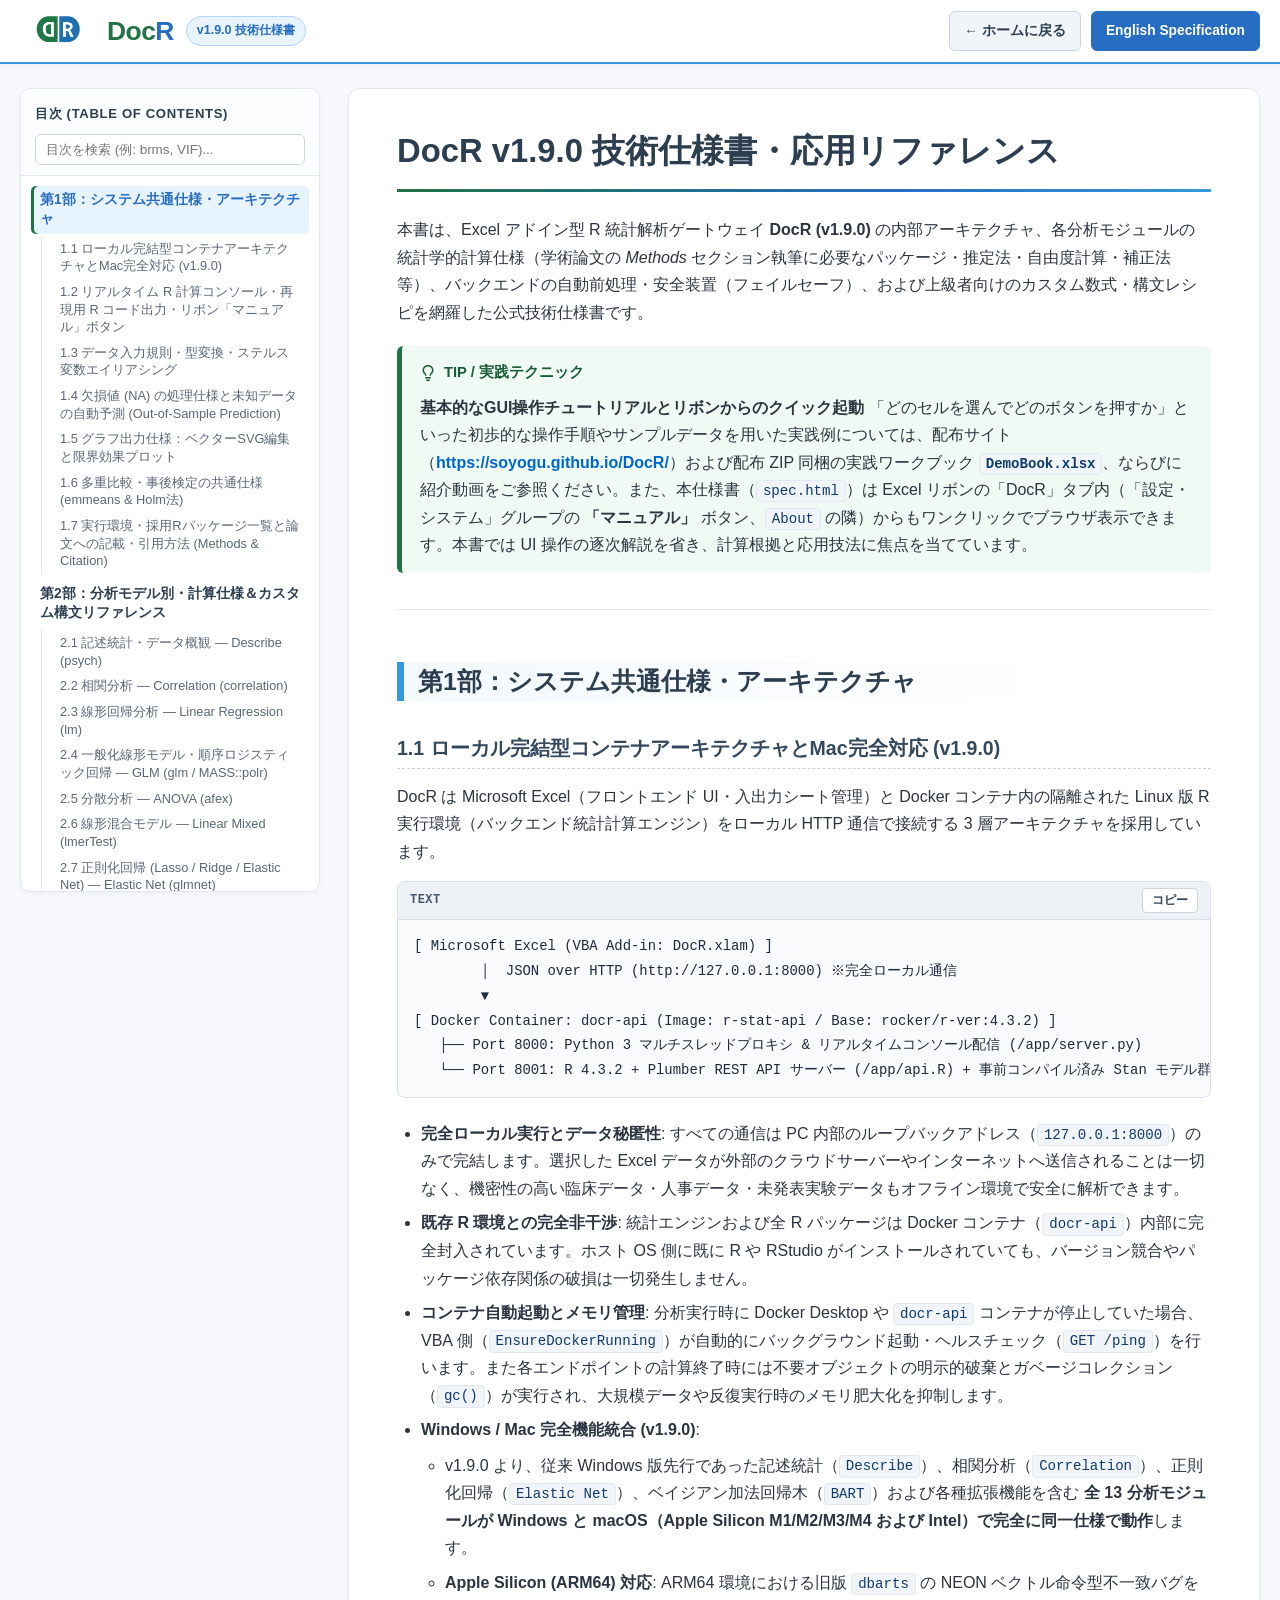
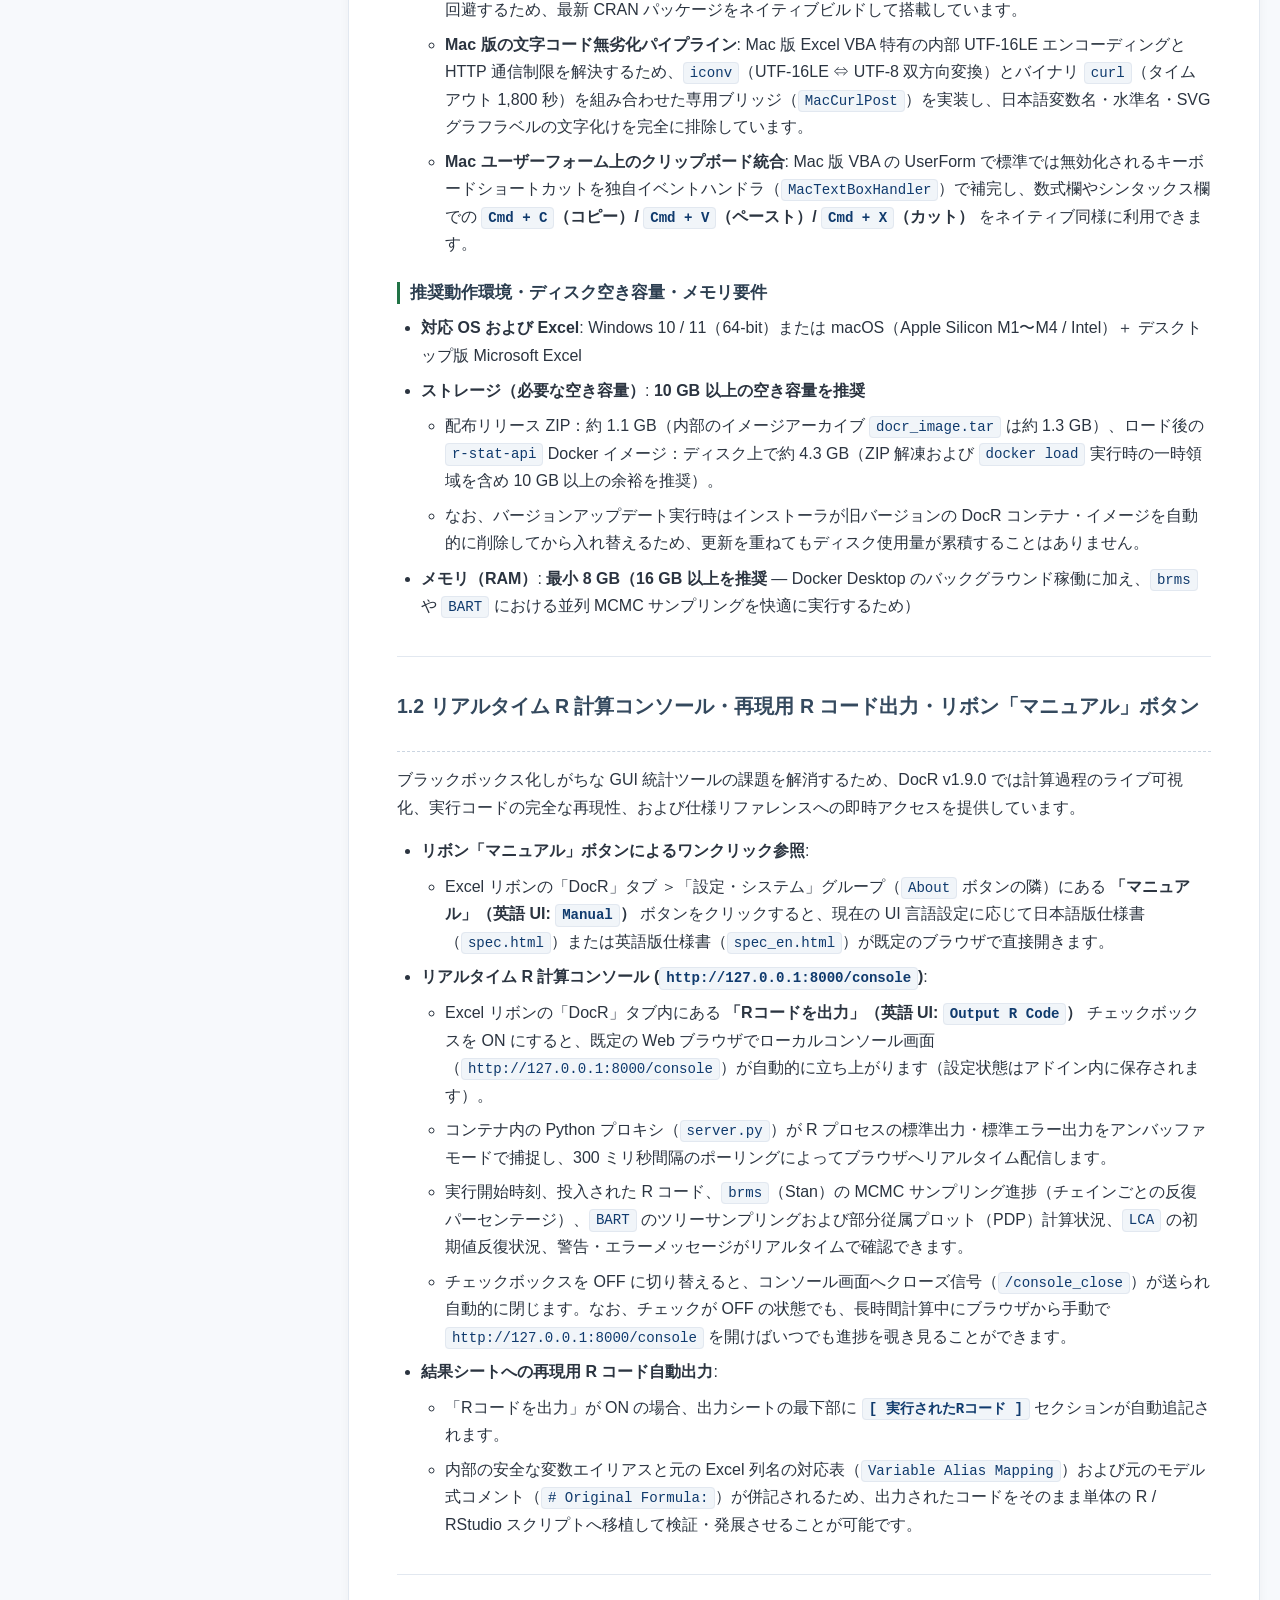
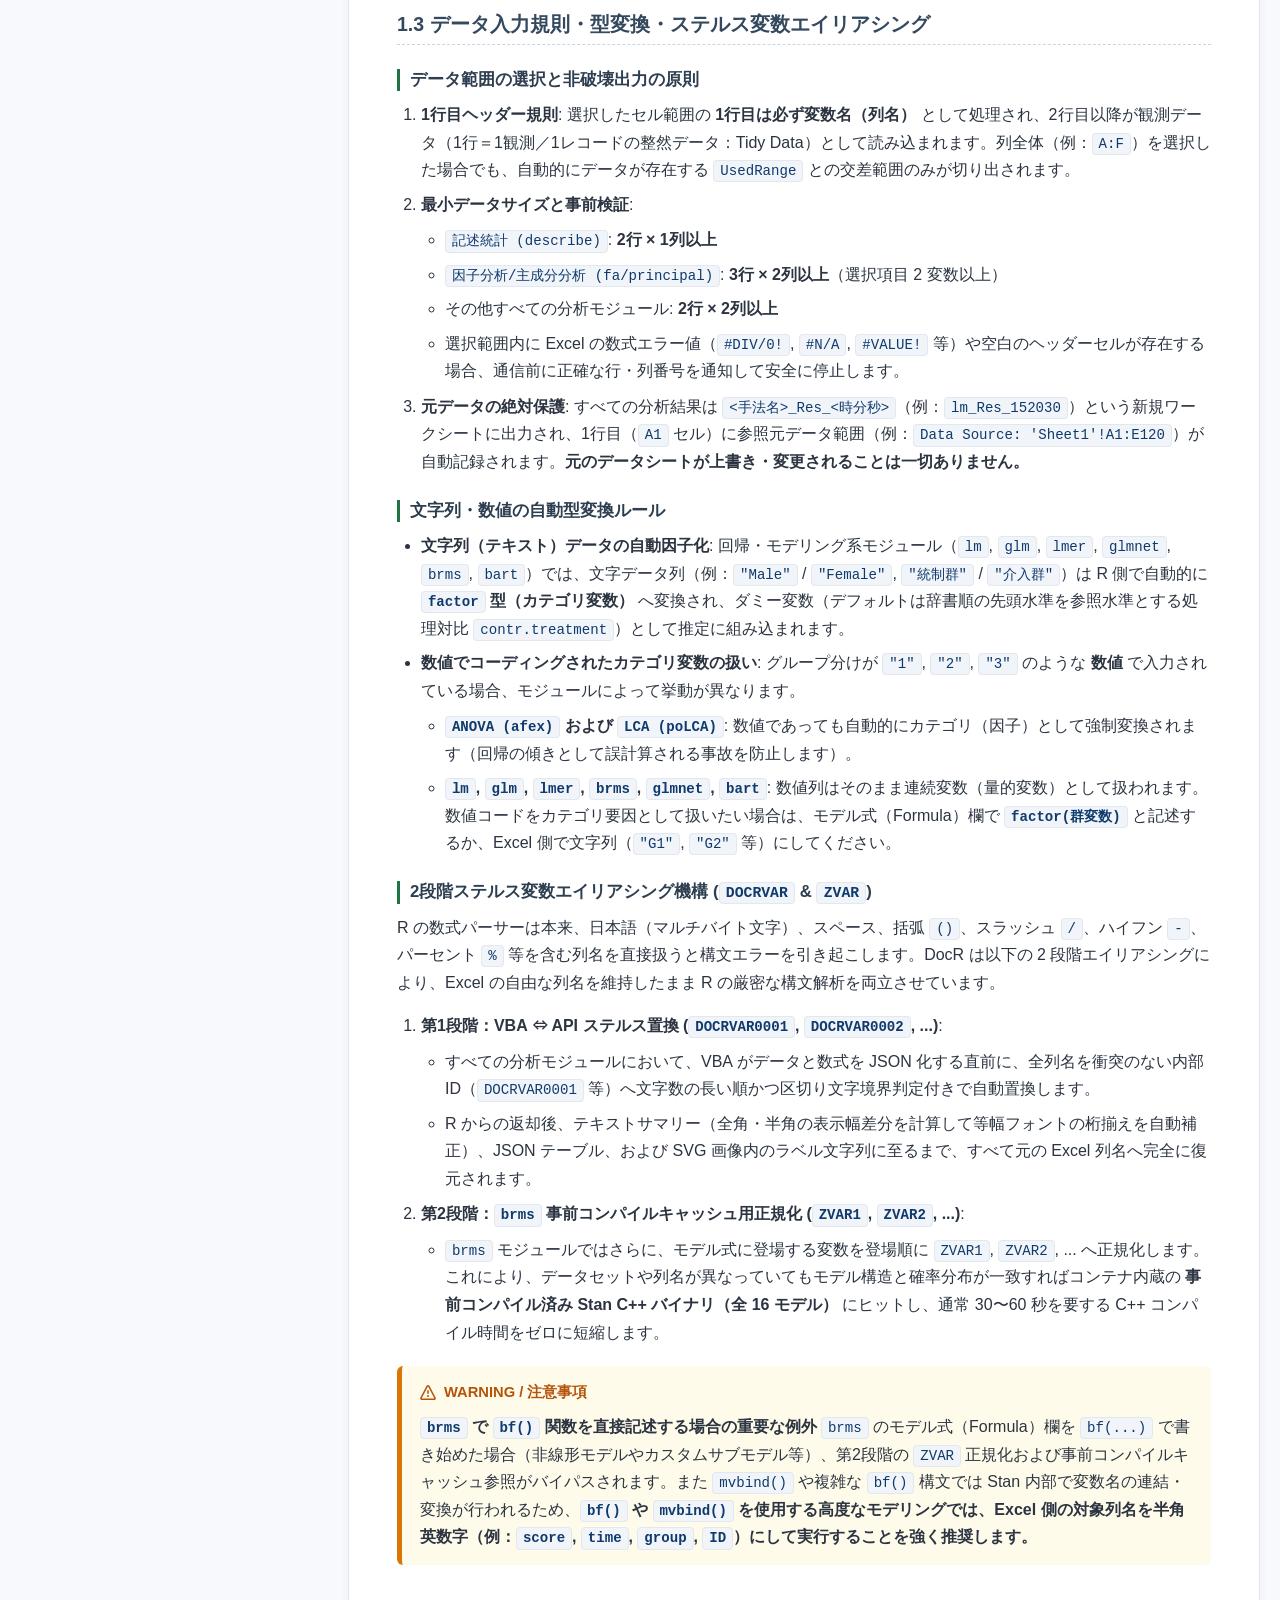
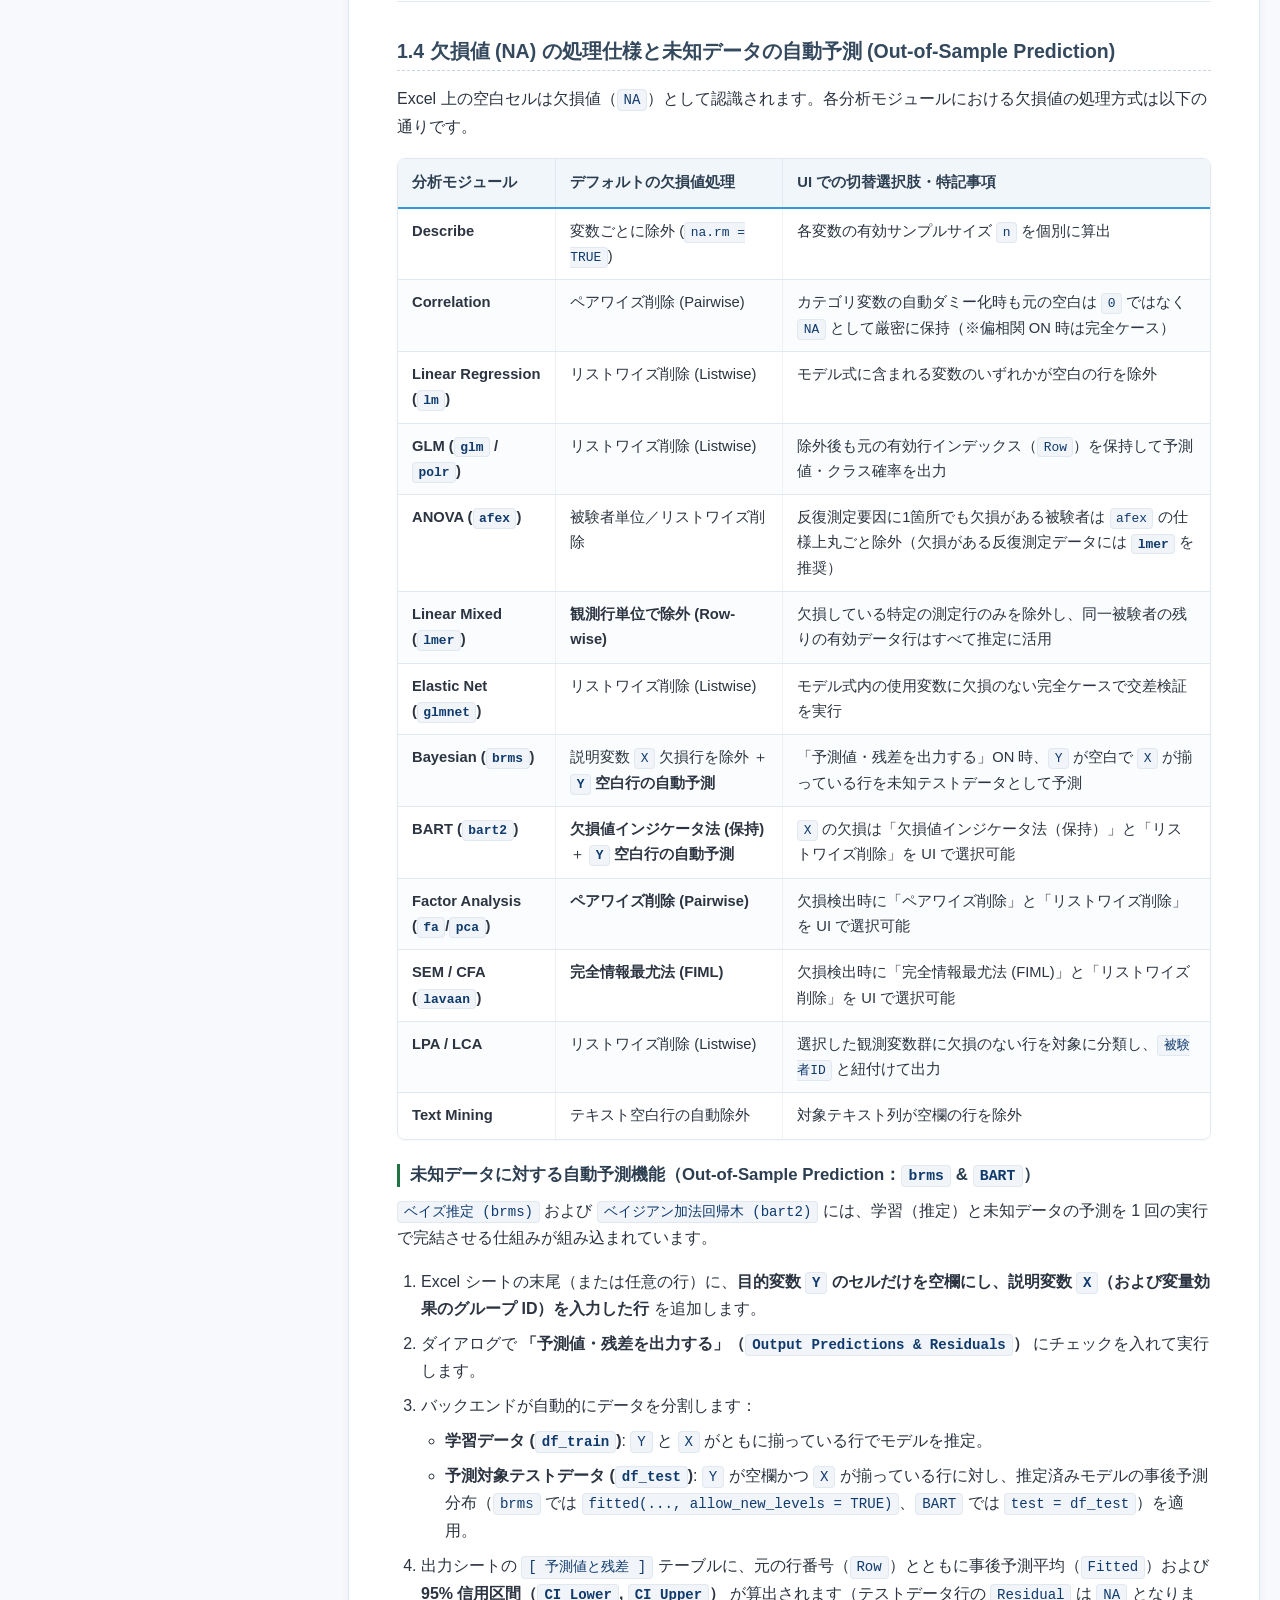
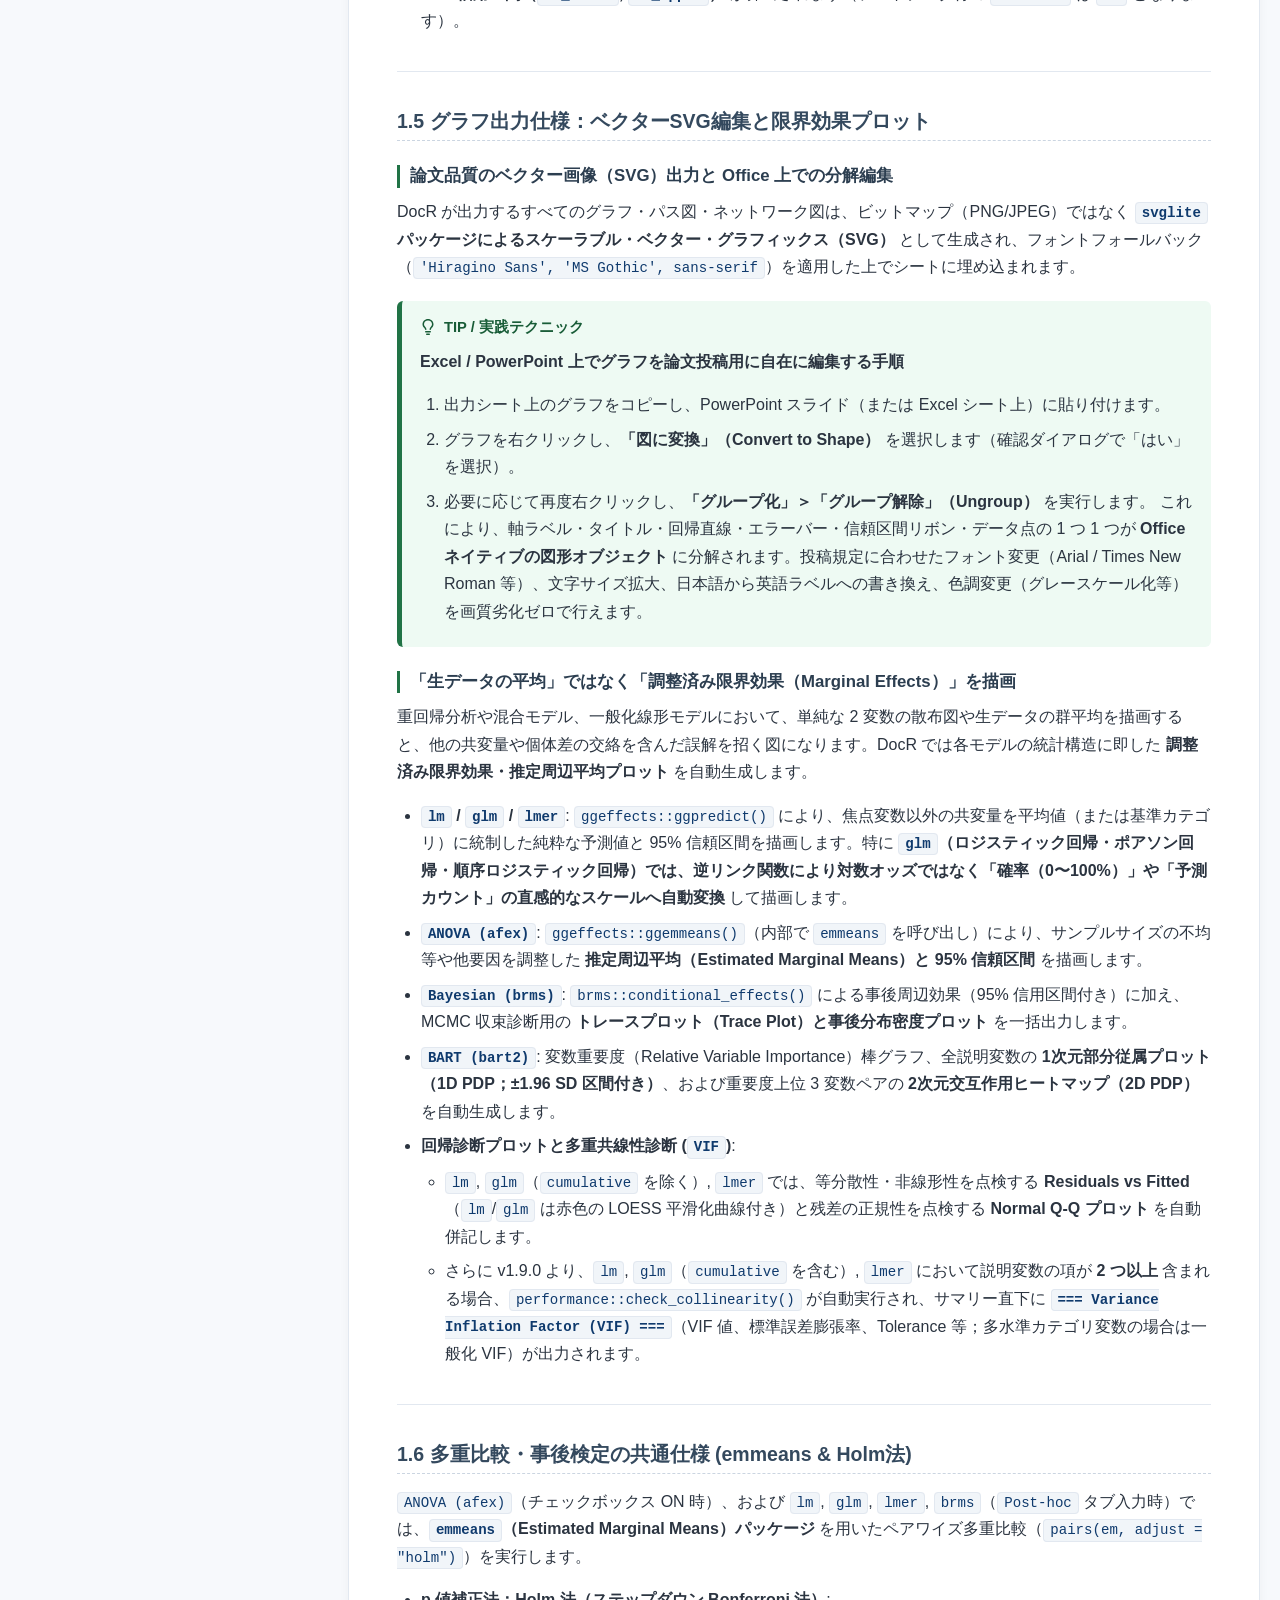
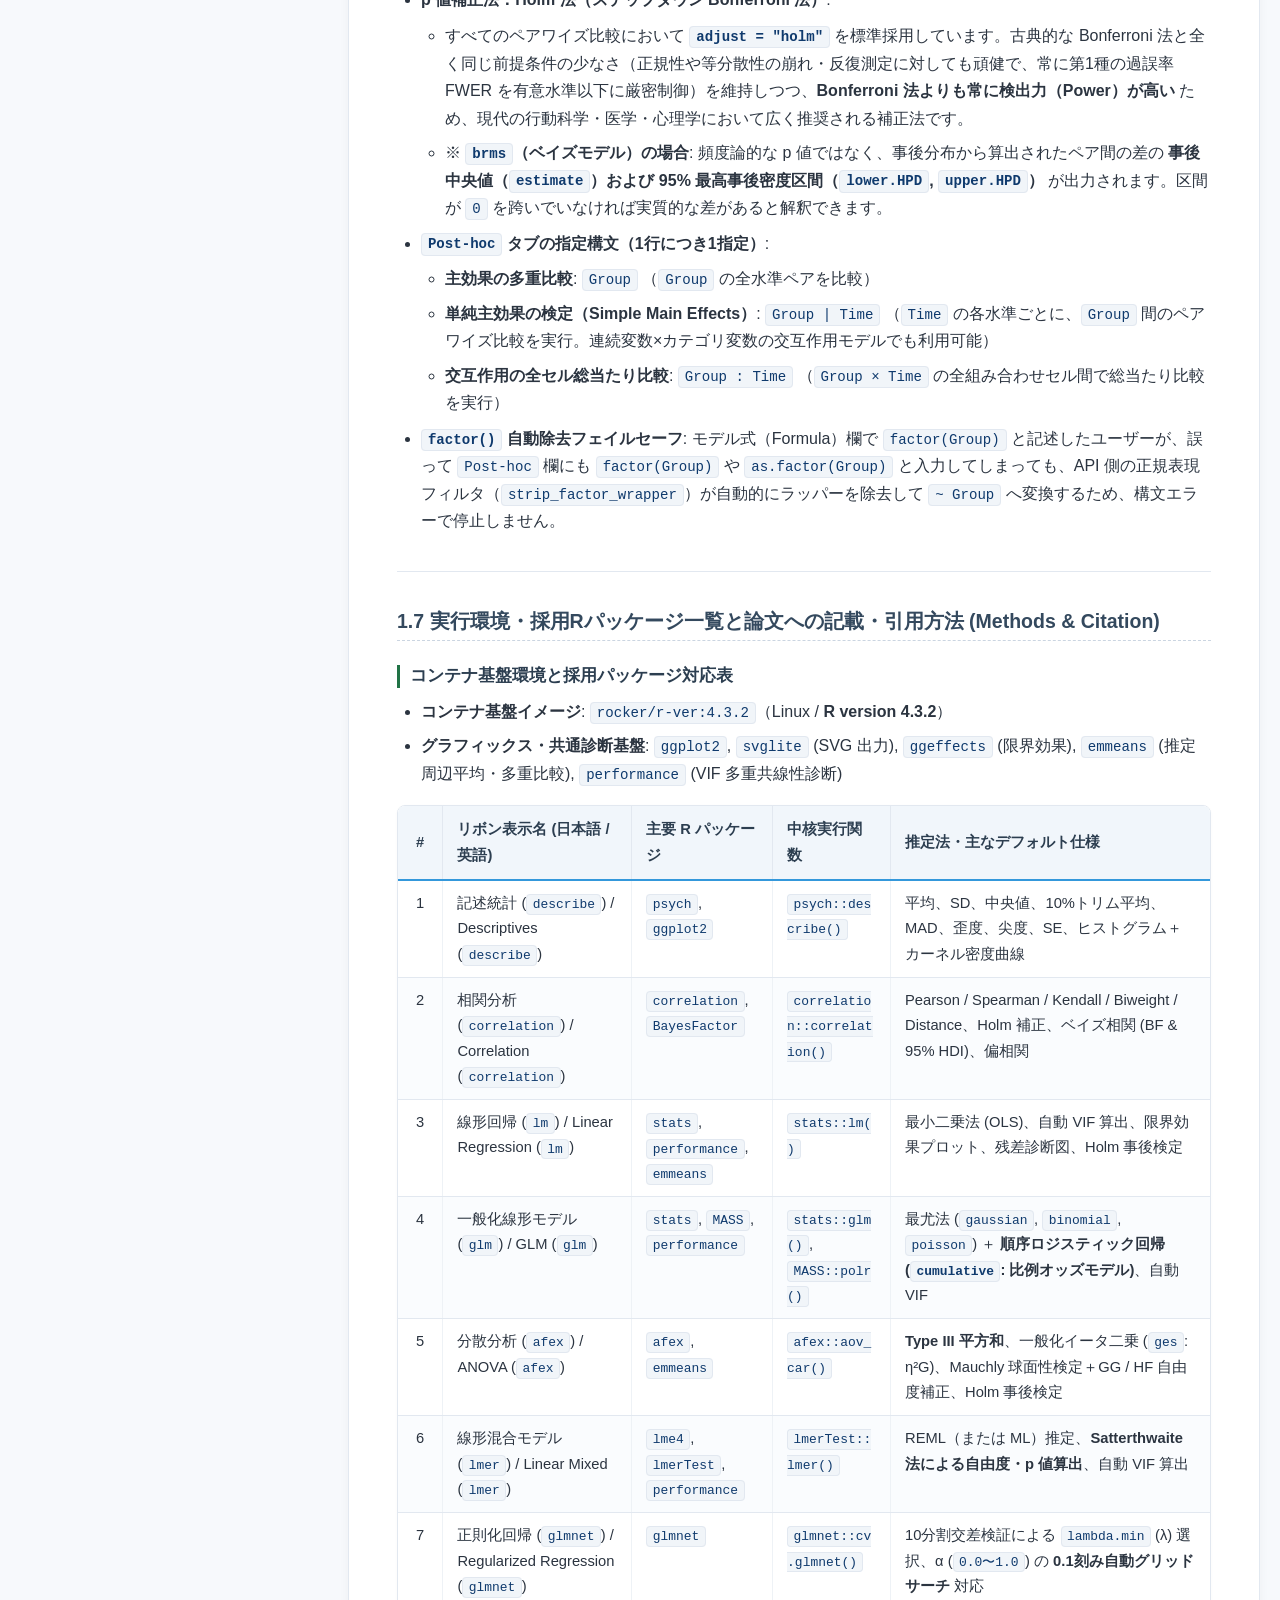
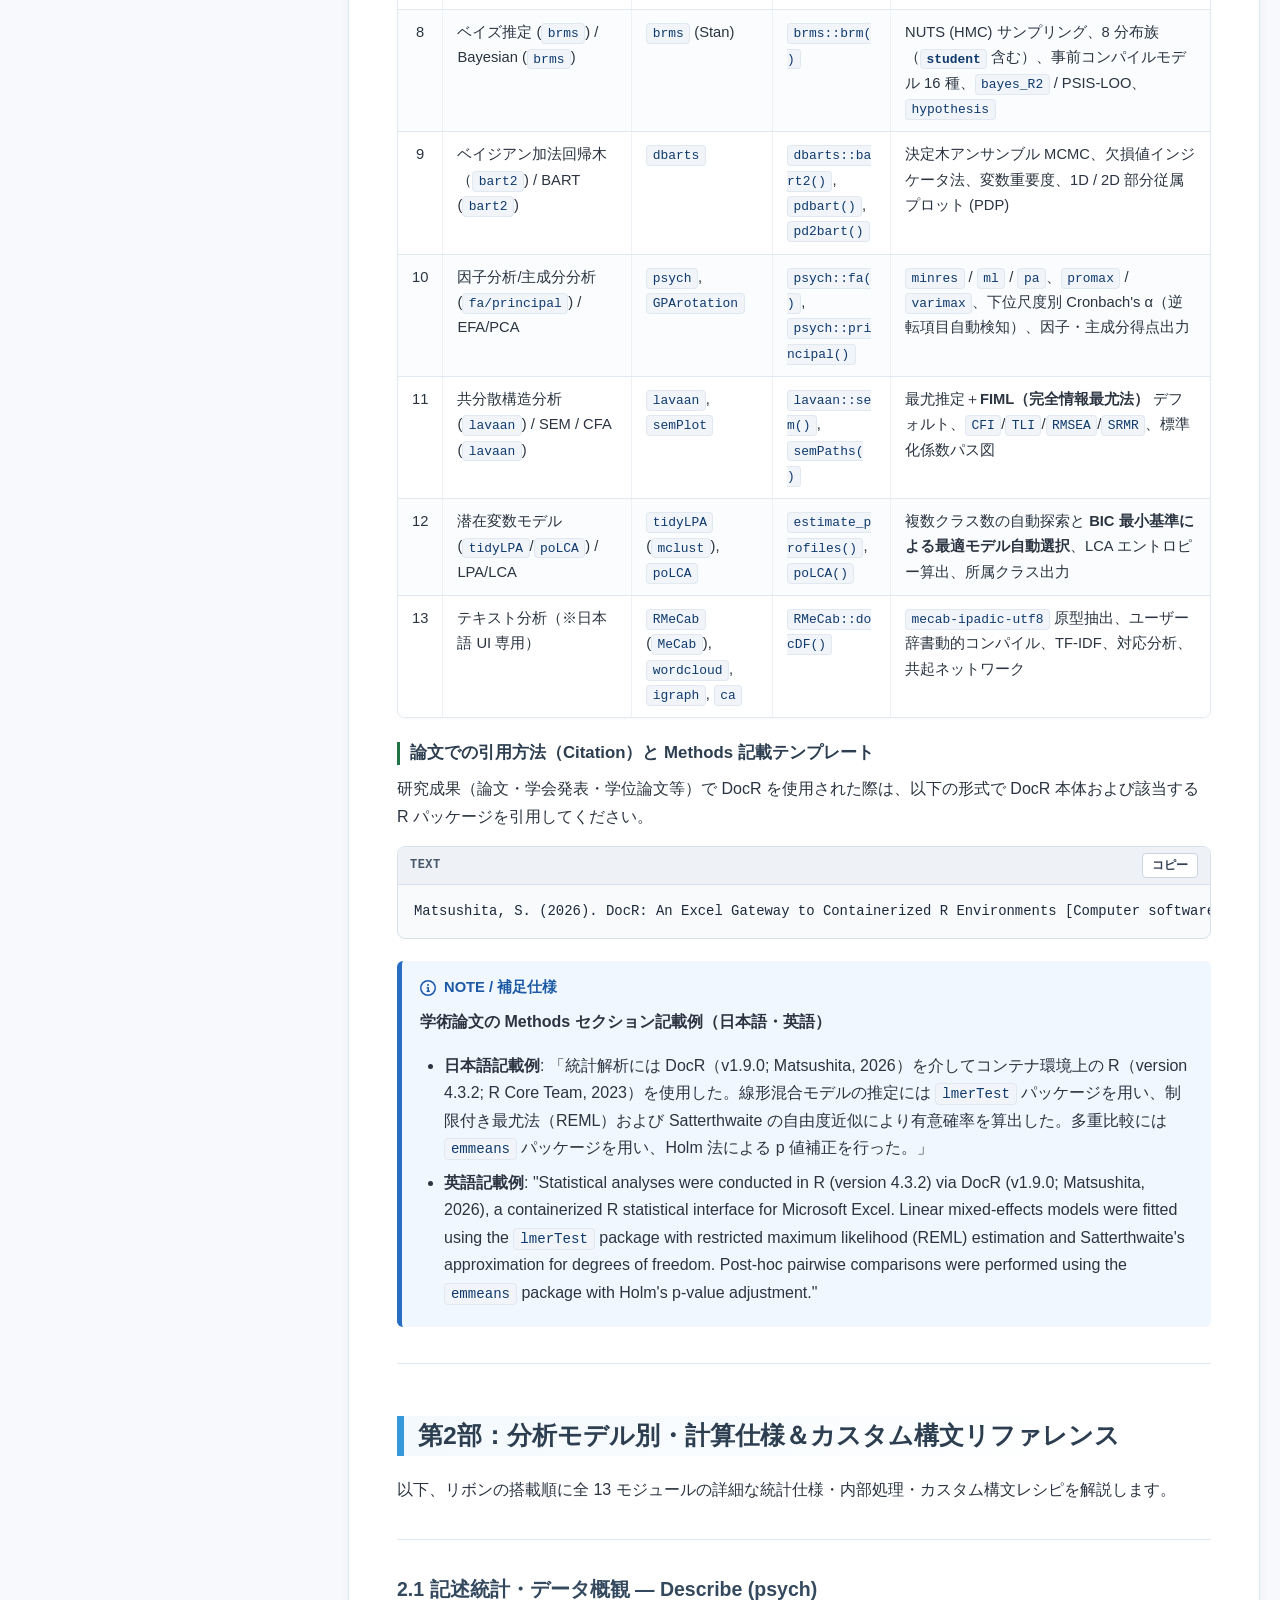
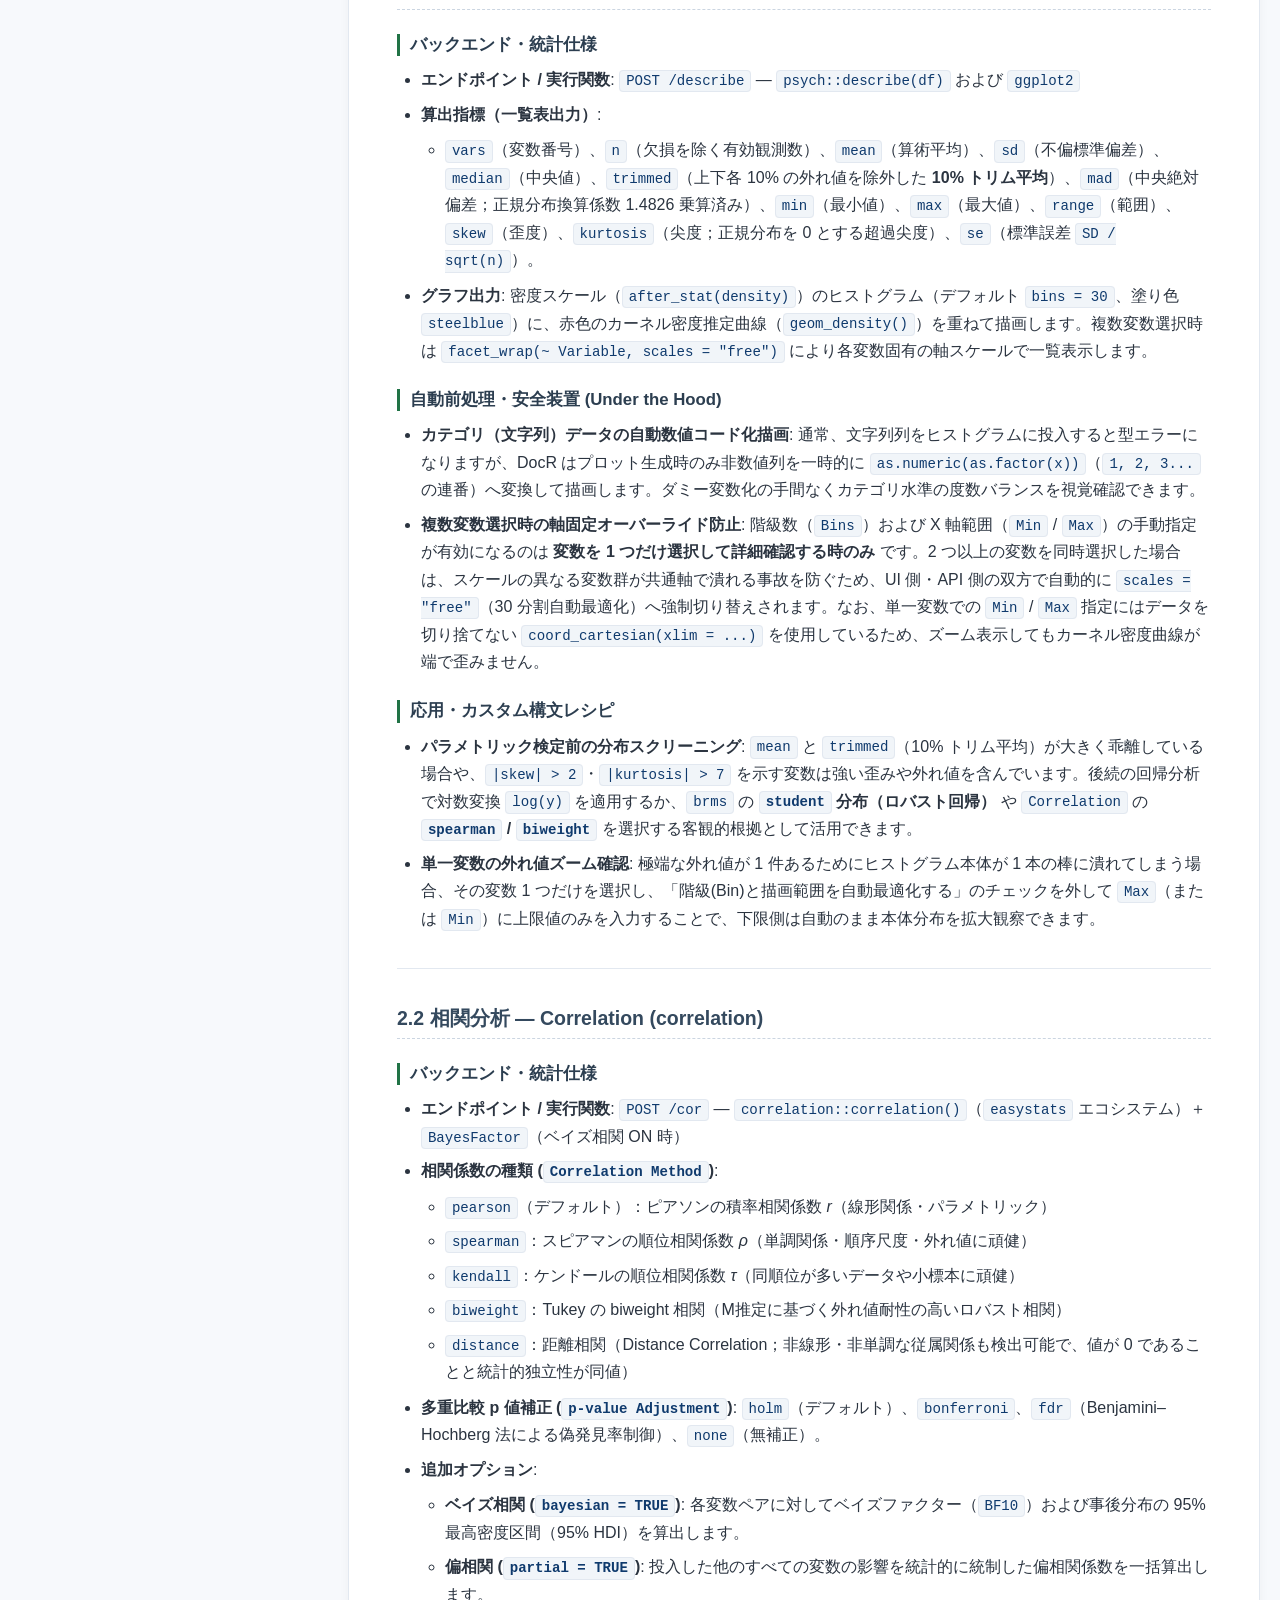
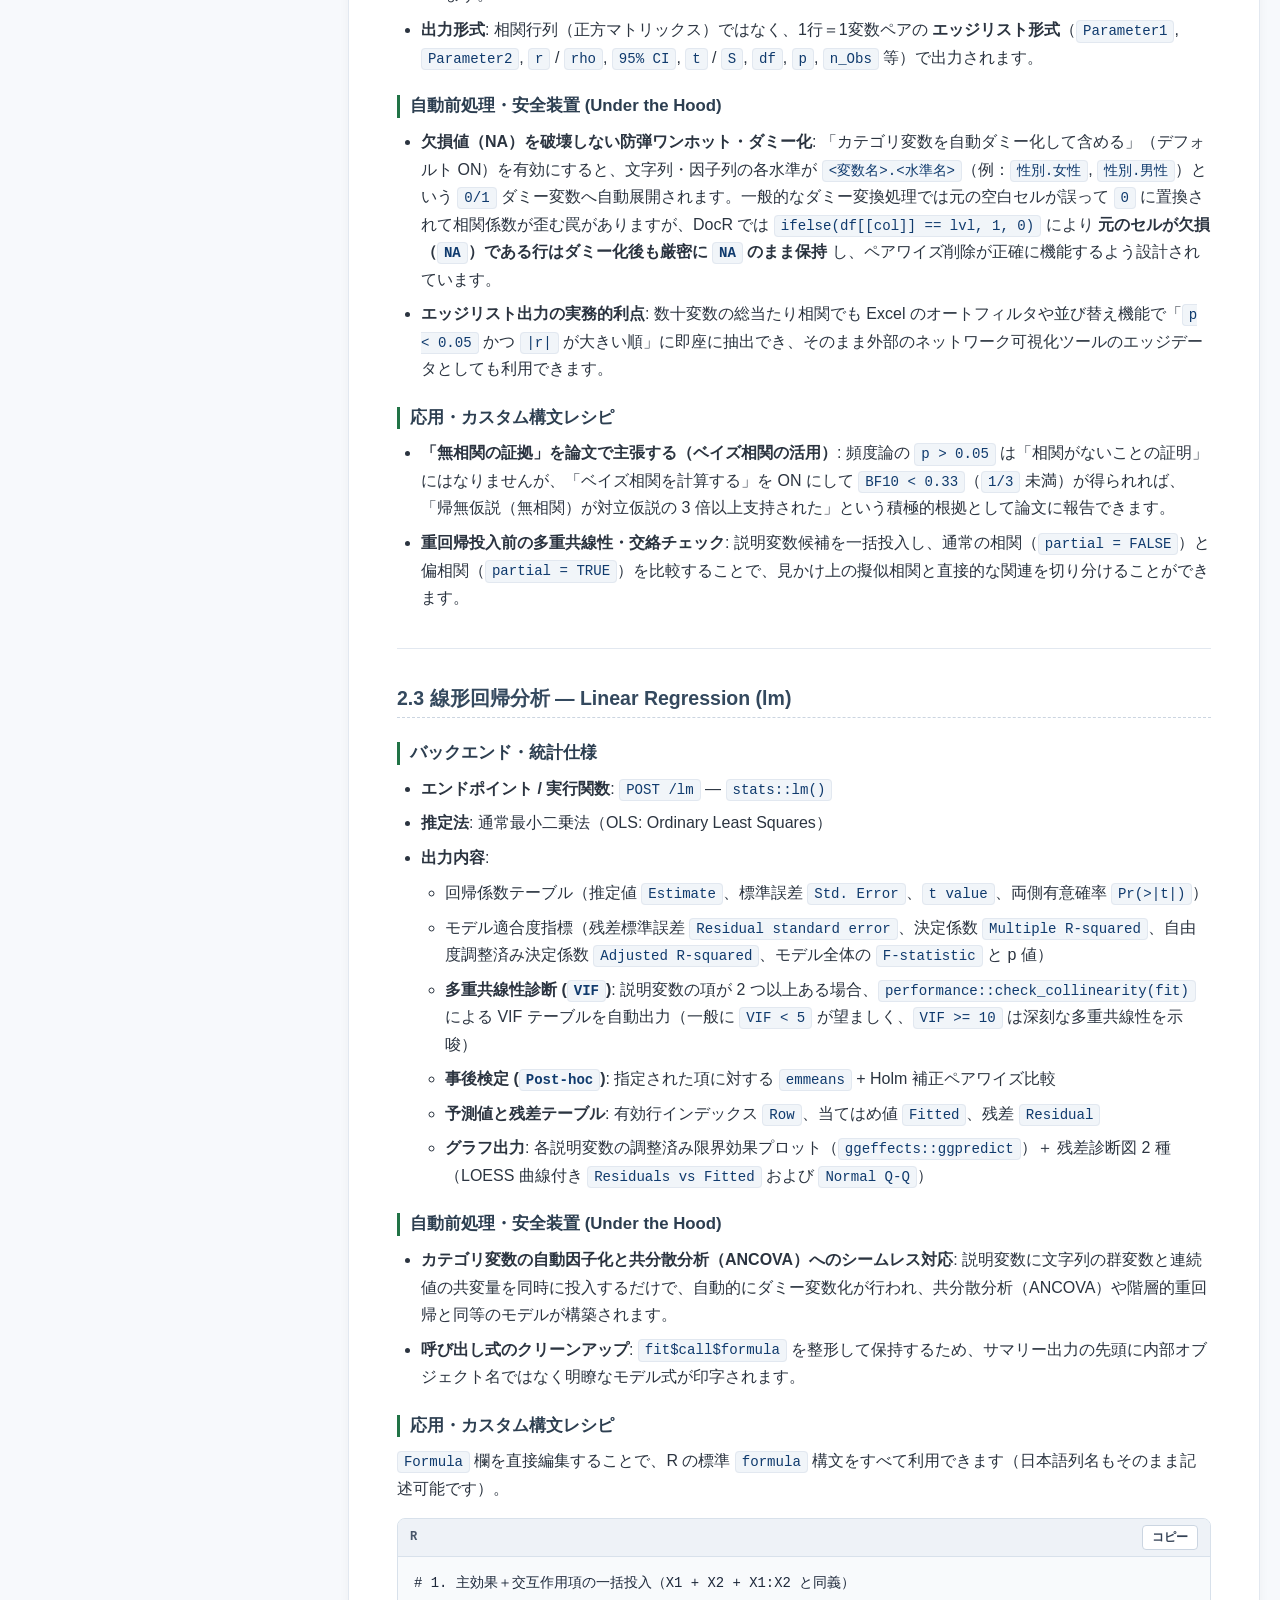
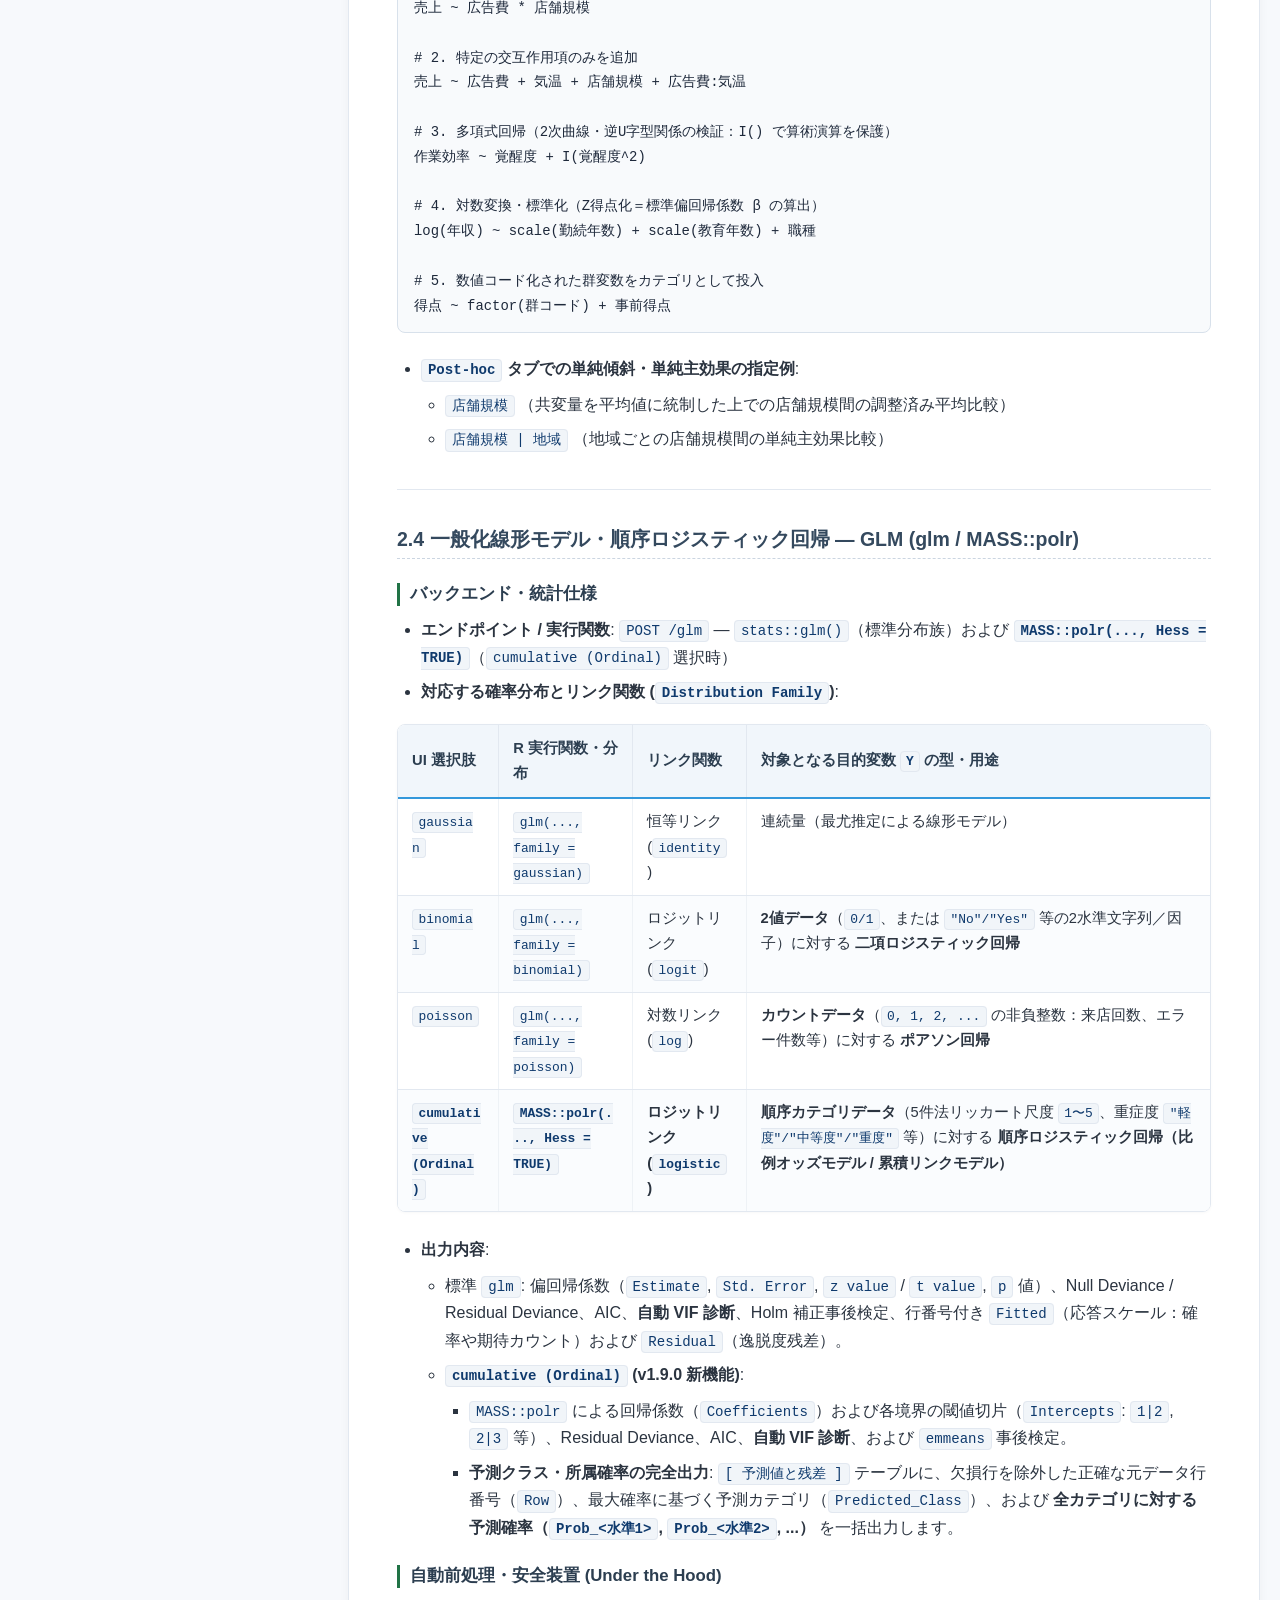
<file: spec.html>
<!DOCTYPE html>
<html lang="ja">
<head>
    <script async src="https://www.googletagmanager.com/gtag/js?id=G-GH3W6HPQV9"></script>
    <script>
      window.dataLayer = window.dataLayer || [];
      function gtag(){dataLayer.push(arguments);}
      gtag('js', new Date());

      gtag('config', 'G-GH3W6HPQV9');
    </script>
    <meta charset="UTF-8">
    <meta name="viewport" content="width=device-width, initial-scale=1.0">
    <meta name="description" content="DocR v1.9.0 の公式技術仕様書・応用リファレンス。Docker化されたR 4.3.2統計基盤、全13分析モジュールの計算仕様・デフォルト引数・カスタム数式レシピを解説。">
    <title>DocR v1.9.0 技術仕様書・応用リファレンス | Technical Specification</title>
    <style>
:root {
    --doc-green: #217346;
    --r-blue: #276dc2;
    --accent-blue: #3498db;
    --heading-dark: #2c3e50;
    --heading-sub: #34495e;
    --text-main: #2b3440;
    --text-muted: #5a6778;
    --bg-page: #f7f9fc;
    --bg-surface: #ffffff;
    --border-light: #e2e8f0;
    --header-height: 64px;
    --sidebar-width: 300px;
}

*, *::before, *::after {
    box-sizing: border-box;
}

html {
    scroll-behavior: smooth;
    font-size: 16px;
}

body {
    margin: 0;
    padding: 0;
    font-family: "Helvetica Neue", Arial, "Hiragino Kaku Gothic ProN", "Hiragino Sans", Meiryo, sans-serif;
    line-height: 1.72;
    color: var(--text-main);
    background-color: var(--bg-page);
    -webkit-font-smoothing: antialiased;
}

/* Sticky Top Header */
.site-header {
    position: sticky;
    top: 0;
    z-index: 1000;
    height: var(--header-height);
    background: rgba(255, 255, 255, 0.97);
    backdrop-filter: blur(8px);
    border-bottom: 2px solid var(--accent-blue);
    box-shadow: 0 2px 8px rgba(44, 62, 80, 0.06);
}

.header-inner {
    max-width: 1400px;
    height: 100%;
    margin: 0 auto;
    padding: 0 20px;
    display: flex;
    align-items: center;
    justify-content: space-between;
    gap: 12px;
}

.header-left {
    display: flex;
    align-items: center;
    gap: 12px;
    min-width: 0;
}

.brand-link {
    display: inline-flex;
    align-items: center;
    gap: 10px;
    text-decoration: none;
    color: inherit;
}

.brand-link:hover {
    text-decoration: none;
    opacity: 0.92;
}

.header-logo {
    height: 38px;
    width: auto;
    object-fit: contain;
    flex-shrink: 0;
}

.brand-wordmark {
    font-size: 1.65rem;
    font-weight: 800;
    letter-spacing: -0.02em;
    line-height: 1;
}

.doc-green { color: var(--doc-green); }
.r-blue { color: var(--r-blue); }

.brand-badge {
    display: inline-block;
    font-size: 0.78rem;
    font-weight: 700;
    color: var(--r-blue);
    background: #e8f4fd;
    border: 1px solid #b6d4fe;
    padding: 3px 10px;
    border-radius: 999px;
    white-space: nowrap;
}

.header-actions {
    display: flex;
    align-items: center;
    gap: 10px;
    flex-shrink: 0;
}

.btn-home,
.btn-lang {
    display: inline-flex;
    align-items: center;
    gap: 6px;
    padding: 7px 14px;
    border-radius: 6px;
    font-size: 0.86rem;
    font-weight: 700;
    text-decoration: none;
    transition: all 0.18s ease;
    white-space: nowrap;
}

.btn-home {
    color: var(--heading-dark);
    background: #f1f5f9;
    border: 1px solid #cbd5e1;
}

.btn-home:hover {
    background: #e2e8f0;
    text-decoration: none;
}

.btn-lang {
    color: #ffffff;
    background: var(--r-blue);
    border: 1px solid var(--r-blue);
}

.btn-lang:hover {
    background: #1d5aa6;
    border-color: #1d5aa6;
    text-decoration: none;
}

.mobile-toc-btn {
    display: none;
    align-items: center;
    gap: 6px;
    padding: 7px 11px;
    font-size: 0.86rem;
    font-weight: 700;
    color: var(--heading-dark);
    background: #f1f5f9;
    border: 1px solid #cbd5e1;
    border-radius: 6px;
    cursor: pointer;
}

.mobile-toc-btn:hover {
    background: #e2e8f0;
}

/* Two-Column Layout */
.spec-layout {
    max-width: 1400px;
    margin: 0 auto;
    padding: 24px 20px 48px;
    display: grid;
    grid-template-columns: var(--sidebar-width) minmax(0, 1fr);
    gap: 28px;
    align-items: start;
}

/* Sticky Left Sidebar TOC */
.toc-sidebar {
    position: sticky;
    top: calc(var(--header-height) + 16px);
    max-height: calc(100vh - var(--header-height) - 32px);
    display: flex;
    flex-direction: column;
    background: var(--bg-surface);
    border: 1px solid var(--border-light);
    border-radius: 10px;
    box-shadow: 0 2px 8px rgba(15, 23, 42, 0.04);
    overflow: hidden;
}

.toc-header {
    padding: 14px 14px 10px;
    border-bottom: 1px solid var(--border-light);
    background: #fbfcfe;
    flex-shrink: 0;
}

.toc-title-row {
    display: flex;
    align-items: center;
    justify-content: space-between;
    margin-bottom: 8px;
}

.toc-title {
    font-size: 0.82rem;
    font-weight: 800;
    text-transform: uppercase;
    letter-spacing: 0.05em;
    color: var(--heading-dark);
}

.toc-close-btn {
    display: none;
    background: none;
    border: none;
    font-size: 1.3rem;
    line-height: 1;
    color: var(--text-muted);
    cursor: pointer;
    padding: 2px 6px;
}

.toc-search-wrap {
    position: relative;
}

.toc-search-input {
    width: 100%;
    padding: 7px 10px;
    font-size: 0.84rem;
    font-family: inherit;
    color: var(--text-main);
    background: #ffffff;
    border: 1px solid #cbd5e1;
    border-radius: 6px;
    outline: none;
    transition: border-color 0.15s ease, box-shadow 0.15s ease;
}

.toc-search-input:focus {
    border-color: var(--accent-blue);
    box-shadow: 0 0 0 3px rgba(52, 152, 219, 0.16);
}

.toc-nav {
    overflow-y: auto;
    padding: 10px 10px 16px;
    flex: 1;
}

.toc-list,
.toc-sublist {
    list-style: none;
    margin: 0;
    padding: 0;
}

.toc-group {
    margin-bottom: 4px;
}

.toc-sublist {
    margin: 2px 0 6px 10px;
    padding-left: 10px;
    border-left: 1px solid #e2e8f0;
}

.toc-link {
    display: block;
    padding: 5px 9px;
    border-radius: 5px;
    text-decoration: none;
    line-height: 1.38;
    transition: background-color 0.14s ease, color 0.14s ease;
    word-break: break-word;
}

.toc-h2 {
    font-size: 0.86rem;
    font-weight: 700;
    color: var(--heading-dark);
}

.toc-h3 {
    font-size: 0.8rem;
    font-weight: 500;
    color: var(--text-muted);
    padding: 4px 8px;
}

.toc-link:hover {
    background: #eff6ff;
    color: var(--r-blue);
    text-decoration: none;
}

.toc-link.active {
    background: #e8f4fd;
    color: var(--r-blue);
    font-weight: 700;
    box-shadow: inset 3px 0 0 var(--doc-green);
}

.toc-empty {
    display: none;
    padding: 16px 10px;
    text-align: center;
    font-size: 0.84rem;
    color: var(--text-muted);
}

/* Main Specification Content Card */
.spec-content {
    background: var(--bg-surface);
    border: 1px solid var(--border-light);
    border-radius: 12px;
    padding: 40px 48px 56px;
    box-shadow: 0 2px 12px rgba(15, 23, 42, 0.04);
    min-width: 0;
}

/* Headings & Anchor Offset */
.spec-content h1,
.spec-content h2,
.spec-content h3,
.spec-content h4,
.spec-content h5,
.spec-content h6 {
    scroll-margin-top: calc(var(--header-height) + 20px);
    line-height: 1.35;
}

.spec-main-title {
    font-size: 2.05rem;
    color: var(--heading-dark);
    margin: 0 0 24px 0;
    padding-bottom: 16px;
    border-bottom: 3px solid transparent;
    border-image: linear-gradient(90deg, var(--doc-green) 0%, var(--r-blue) 60%, var(--accent-blue) 100%) 1;
}

.spec-content h2 {
    font-size: 1.55rem;
    color: var(--heading-dark);
    border-left: 7px solid var(--accent-blue);
    padding: 3px 0 3px 14px;
    margin-top: 52px;
    margin-bottom: 20px;
    background: linear-gradient(90deg, rgba(52, 152, 219, 0.06) 0%, rgba(52, 152, 219, 0) 85%);
}

.spec-content h3 {
    font-size: 1.22rem;
    color: var(--heading-sub);
    margin-top: 34px;
    margin-bottom: 14px;
    padding-bottom: 6px;
    border-bottom: 1px dashed #cbd5e1;
}

.spec-content h4 {
    font-size: 1.05rem;
    color: var(--heading-dark);
    margin-top: 24px;
    margin-bottom: 10px;
    padding-left: 10px;
    border-left: 3px solid var(--doc-green);
}

.spec-content h5,
.spec-content h6 {
    font-size: 0.96rem;
    color: var(--heading-sub);
    margin-top: 18px;
    margin-bottom: 8px;
}

.heading-anchor {
    margin-left: 8px;
    font-size: 0.85em;
    font-weight: 400;
    color: #94a3b8;
    text-decoration: none;
    opacity: 0;
    transition: opacity 0.15s ease, color 0.15s ease;
}

.spec-content h2:hover .heading-anchor,
.spec-content h3:hover .heading-anchor,
.spec-content h4:hover .heading-anchor,
.spec-content h5:hover .heading-anchor,
.spec-content h6:hover .heading-anchor,
.heading-anchor:focus {
    opacity: 1;
}

.heading-anchor:hover {
    color: var(--accent-blue);
    text-decoration: none;
}

/* Prose, Links & Lists */
.spec-content p {
    margin: 0 0 16px 0;
}

.spec-content a:not(.heading-anchor) {
    color: #0066cc;
    text-decoration: none;
    font-weight: 600;
}

.spec-content a:not(.heading-anchor):hover {
    text-decoration: underline;
}

.spec-content ul,
.spec-content ol {
    margin: 0 0 18px 0;
    padding-left: 24px;
}

.spec-content li {
    margin-bottom: 7px;
}

.spec-content li > ul,
.spec-content li > ol {
    margin-top: 6px;
    margin-bottom: 8px;
}

.spec-content li > p {
    margin-bottom: 8px;
}

.spec-content hr {
    border: none;
    border-top: 1px solid var(--border-light);
    margin: 36px 0;
}

.spec-content img {
    max-width: 100%;
    height: auto;
    border-radius: 8px;
    border: 1px solid var(--border-light);
}

/* Inline Code & Fenced Code Blocks */
.spec-content code {
    font-family: "SFMono-Regular", Consolas, "Liberation Mono", Menlo, Courier, monospace;
    font-size: 0.88em;
    background-color: #f1f5f9;
    color: #0f3a6d;
    padding: 0.15em 0.42em;
    border-radius: 4px;
    border: 1px solid #e2e8f0;
    word-break: break-word;
}

.code-block {
    margin: 16px 0 22px 0;
    border: 1px solid #d8e1eb;
    border-radius: 8px;
    background: #f8fafc;
    overflow: hidden;
}

.code-header {
    display: flex;
    align-items: center;
    justify-content: space-between;
    padding: 6px 12px;
    background: #eef2f7;
    border-bottom: 1px solid #d8e1eb;
}

.code-lang {
    font-family: "SFMono-Regular", Consolas, monospace;
    font-size: 0.75rem;
    font-weight: 700;
    color: #475569;
    text-transform: uppercase;
    letter-spacing: 0.04em;
}

.copy-btn {
    font-family: inherit;
    font-size: 0.76rem;
    font-weight: 600;
    color: #334155;
    background: #ffffff;
    border: 1px solid #cbd5e1;
    border-radius: 4px;
    padding: 3px 9px;
    cursor: pointer;
    transition: all 0.15s ease;
}

.copy-btn:hover {
    background: var(--r-blue);
    color: #ffffff;
    border-color: var(--r-blue);
}

.copy-btn.copied {
    background: var(--doc-green);
    color: #ffffff;
    border-color: var(--doc-green);
}

.code-block pre {
    margin: 0;
    padding: 14px 16px;
    overflow-x: auto;
    line-height: 1.55;
}

.code-block pre code {
    background: transparent;
    color: #1e293b;
    padding: 0;
    border: none;
    font-size: 0.87rem;
    word-break: normal;
    white-space: pre;
}

/* Tables */
.table-wrapper {
    width: 100%;
    overflow-x: auto;
    margin: 18px 0 24px 0;
    border: 1px solid var(--border-light);
    border-radius: 8px;
    box-shadow: 0 1px 3px rgba(15, 23, 42, 0.03);
}

.spec-content table {
    width: 100%;
    border-collapse: collapse;
    font-size: 0.92rem;
    background: #ffffff;
}

.spec-content thead th {
    background: #f1f6fb;
    color: var(--heading-dark);
    font-weight: 700;
    text-align: left;
    padding: 11px 14px;
    border-bottom: 2px solid var(--accent-blue);
    border-right: 1px solid #e2e8f0;
}

.spec-content thead th:last-child {
    border-right: none;
}

.spec-content tbody td {
    padding: 10px 14px;
    border-bottom: 1px solid #e2e8f0;
    border-right: 1px solid #eef2f6;
    vertical-align: top;
}

.spec-content tbody td:last-child {
    border-right: none;
}

.spec-content tbody tr:last-child td {
    border-bottom: none;
}

.spec-content tbody tr:nth-child(even) {
    background-color: #fafcfe;
}

.spec-content tbody tr:hover {
    background-color: #f0f7ff;
}

/* Blockquotes & GitHub-Style Alerts */
.spec-content blockquote {
    margin: 18px 0;
    padding: 12px 18px;
    border-left: 4px solid #94a3b8;
    background: #f8fafc;
    color: #475569;
    border-radius: 0 6px 6px 0;
}

.spec-content blockquote > *:last-child {
    margin-bottom: 0;
}

.markdown-alert {
    margin: 20px 0;
    padding: 14px 18px;
    border-left: 5px solid var(--r-blue);
    border-radius: 6px;
    background: #f0f7ff;
}

.markdown-alert-title {
    display: flex;
    align-items: center;
    gap: 8px;
    font-weight: 700;
    font-size: 0.92rem;
    margin-bottom: 8px;
}

.alert-icon {
    flex-shrink: 0;
}

.markdown-alert-body > *:last-child {
    margin-bottom: 0;
}

.markdown-alert-note {
    border-left-color: #276dc2;
    background-color: #f0f7ff;
}
.markdown-alert-note .markdown-alert-title { color: #1d5aa6; }

.markdown-alert-tip {
    border-left-color: #217346;
    background-color: #eefaf3;
}
.markdown-alert-tip .markdown-alert-title { color: #185c37; }

.markdown-alert-important {
    border-left-color: #7c3aed;
    background-color: #f6f3ff;
}
.markdown-alert-important .markdown-alert-title { color: #6d28d9; }

.markdown-alert-warning {
    border-left-color: #d97706;
    background-color: #fffbeb;
}
.markdown-alert-warning .markdown-alert-title { color: #b45309; }

.markdown-alert-caution {
    border-left-color: #dc2626;
    background-color: #fef2f2;
}
.markdown-alert-caution .markdown-alert-title { color: #b91c1c; }

/* Back-to-top floating button */
.back-to-top {
    position: fixed;
    right: 22px;
    bottom: 22px;
    z-index: 900;
    padding: 9px 14px;
    border-radius: 999px;
    background: var(--heading-dark);
    color: #ffffff;
    font-size: 0.82rem;
    font-weight: 700;
    border: none;
    cursor: pointer;
    box-shadow: 0 4px 12px rgba(15, 23, 42, 0.22);
    opacity: 0;
    pointer-events: none;
    transform: translateY(8px);
    transition: opacity 0.2s ease, transform 0.2s ease, background-color 0.15s ease;
}

.back-to-top.visible {
    opacity: 1;
    pointer-events: auto;
    transform: translateY(0);
}

.back-to-top:hover {
    background: var(--r-blue);
}

/* Footer */
.site-footer {
    background: var(--heading-dark);
    color: #cbd5e1;
    padding: 28px 20px;
    text-align: center;
    font-size: 0.88rem;
    border-top: 3px solid var(--doc-green);
}

.footer-links {
    display: flex;
    justify-content: center;
    flex-wrap: wrap;
    gap: 20px;
    margin-bottom: 12px;
}

.footer-links a {
    color: #f1f5f9;
    text-decoration: none;
    font-weight: 600;
}

.footer-links a:hover {
    color: #7dd3fc;
    text-decoration: underline;
}

.footer-copyright {
    color: #94a3b8;
    font-size: 0.84rem;
}

/* Mobile Backdrop */
.toc-backdrop {
    display: none;
    position: fixed;
    inset: 0;
    background: rgba(15, 23, 42, 0.45);
    z-index: 1050;
}

.toc-backdrop.open {
    display: block;
}

/* Responsive Breakpoints */
@media (max-width: 1024px) {
    .spec-layout {
        grid-template-columns: 1fr;
        padding: 16px 14px 40px;
    }

    .mobile-toc-btn {
        display: inline-flex;
    }

    .toc-sidebar {
        position: fixed;
        top: 0;
        left: 0;
        bottom: 0;
        width: min(320px, 86vw);
        max-height: 100vh;
        z-index: 1100;
        border-radius: 0 12px 12px 0;
        transform: translateX(-104%);
        transition: transform 0.24s ease;
        box-shadow: 4px 0 24px rgba(15, 23, 42, 0.2);
    }

    .toc-sidebar.open {
        transform: translateX(0);
    }

    .toc-close-btn {
        display: inline-block;
    }

    .spec-content {
        padding: 26px 20px 40px;
    }
}

@media (max-width: 640px) {
    .brand-badge {
        display: none;
    }

    .header-logo {
        height: 30px;
    }

    .brand-wordmark {
        font-size: 1.35rem;
    }

    .btn-home,
    .btn-lang {
        padding: 6px 10px;
        font-size: 0.78rem;
    }

    .spec-main-title {
        font-size: 1.55rem;
    }

    .spec-content h2 {
        font-size: 1.28rem;
        margin-top: 38px;
    }

    .spec-content {
        padding: 20px 15px 32px;
    }
}

@media print {
    .site-header,
    .toc-sidebar,
    .toc-backdrop,
    .back-to-top,
    .copy-btn {
        display: none !important;
    }

    body {
        background: #ffffff;
    }

    .spec-layout {
        display: block;
        max-width: 100%;
        padding: 0;
    }

    .spec-content {
        border: none;
        box-shadow: none;
        padding: 0;
    }
}

    </style>
</head>
<body>
    <header class="site-header">
        <div class="header-inner">
            <div class="header-left">
                <button type="button" class="mobile-toc-btn" id="mobileTocBtn" aria-expanded="false" aria-controls="tocSidebar">☰ 目次</button>
                <a href="index.html" class="brand-link">
                    <img src="images/logo.png" alt="DocR Logo" class="header-logo">
                    <span class="brand-wordmark"><span class="doc-green">Doc</span><span class="r-blue">R</span></span>
                </a>
                <span class="brand-badge">v1.9.0 技術仕様書</span>
            </div>
            <nav class="header-actions" aria-label="Primary navigation">
                <a href="index.html" class="btn-home">← ホームに戻る</a>
                <a href="spec_en.html" class="btn-lang" lang="en">English Specification</a>
            </nav>
        </div>
    </header>

    <div class="toc-backdrop" id="tocBackdrop"></div>

    <div class="spec-layout">
        <aside class="toc-sidebar" id="tocSidebar" aria-label="目次 (Table of Contents)">
            <div class="toc-header">
                <div class="toc-title-row">
                    <span class="toc-title">目次 (Table of Contents)</span>
                    <button type="button" class="toc-close-btn" id="tocCloseBtn" aria-label="Close">&times;</button>
                </div>
                <div class="toc-search-wrap">
                    <input type="search" id="tocSearchInput" class="toc-search-input" placeholder="目次を検索 (例: brms, VIF)..." aria-label="目次を検索 (例: brms, VIF)...">
                </div>
            </div>
            <nav class="toc-nav">
<ul class="toc-list" id="tocList">
<li class="toc-group">
<a href="#第1部システム共通仕様アーキテクチャ" class="toc-link toc-h2" data-search="第1部：システム共通仕様・アーキテクチャ">第1部：システム共通仕様・アーキテクチャ</a>
<ul class="toc-sublist">
<li class="toc-subitem"><a href="#11-ローカル完結型コンテナアーキテクチャとmac完全対応-v190" class="toc-link toc-h3" data-search="1.1 ローカル完結型コンテナアーキテクチャとmac完全対応 (v1.9.0)">1.1 ローカル完結型コンテナアーキテクチャとMac完全対応 (v1.9.0)</a></li>
<li class="toc-subitem"><a href="#12-リアルタイム-r-計算コンソール再現用-r-コード出力リボンマニュアルボタン" class="toc-link toc-h3" data-search="1.2 リアルタイム r 計算コンソール・再現用 r コード出力・リボン「マニュアル」ボタン">1.2 リアルタイム R 計算コンソール・再現用 R コード出力・リボン「マニュアル」ボタン</a></li>
<li class="toc-subitem"><a href="#13-データ入力規則型変換ステルス変数エイリアシング" class="toc-link toc-h3" data-search="1.3 データ入力規則・型変換・ステルス変数エイリアシング">1.3 データ入力規則・型変換・ステルス変数エイリアシング</a></li>
<li class="toc-subitem"><a href="#14-欠損値-na-の処理仕様と未知データの自動予測-out-of-sample-prediction" class="toc-link toc-h3" data-search="1.4 欠損値 (na) の処理仕様と未知データの自動予測 (out-of-sample prediction)">1.4 欠損値 (NA) の処理仕様と未知データの自動予測 (Out-of-Sample Prediction)</a></li>
<li class="toc-subitem"><a href="#15-グラフ出力仕様ベクターsvg編集と限界効果プロット" class="toc-link toc-h3" data-search="1.5 グラフ出力仕様：ベクターsvg編集と限界効果プロット">1.5 グラフ出力仕様：ベクターSVG編集と限界効果プロット</a></li>
<li class="toc-subitem"><a href="#16-多重比較事後検定の共通仕様-emmeans--holm法" class="toc-link toc-h3" data-search="1.6 多重比較・事後検定の共通仕様 (emmeans &amp; holm法)">1.6 多重比較・事後検定の共通仕様 (emmeans &amp; Holm法)</a></li>
<li class="toc-subitem"><a href="#17-実行環境採用rパッケージ一覧と論文への記載引用方法-methods--citation" class="toc-link toc-h3" data-search="1.7 実行環境・採用rパッケージ一覧と論文への記載・引用方法 (methods &amp; citation)">1.7 実行環境・採用Rパッケージ一覧と論文への記載・引用方法 (Methods &amp; Citation)</a></li>
</ul>
</li>
<li class="toc-group">
<a href="#第2部分析モデル別計算仕様カスタム構文リファレンス" class="toc-link toc-h2" data-search="第2部：分析モデル別・計算仕様＆カスタム構文リファレンス">第2部：分析モデル別・計算仕様＆カスタム構文リファレンス</a>
<ul class="toc-sublist">
<li class="toc-subitem"><a href="#21-記述統計データ概観--describe-psych" class="toc-link toc-h3" data-search="2.1 記述統計・データ概観 — describe (psych)">2.1 記述統計・データ概観 — Describe (psych)</a></li>
<li class="toc-subitem"><a href="#22-相関分析--correlation-correlation" class="toc-link toc-h3" data-search="2.2 相関分析 — correlation (correlation)">2.2 相関分析 — Correlation (correlation)</a></li>
<li class="toc-subitem"><a href="#23-線形回帰分析--linear-regression-lm" class="toc-link toc-h3" data-search="2.3 線形回帰分析 — linear regression (lm)">2.3 線形回帰分析 — Linear Regression (lm)</a></li>
<li class="toc-subitem"><a href="#24-一般化線形モデル順序ロジスティック回帰--glm-glm--masspolr" class="toc-link toc-h3" data-search="2.4 一般化線形モデル・順序ロジスティック回帰 — glm (glm / mass::polr)">2.4 一般化線形モデル・順序ロジスティック回帰 — GLM (glm / MASS::polr)</a></li>
<li class="toc-subitem"><a href="#25-分散分析--anova-afex" class="toc-link toc-h3" data-search="2.5 分散分析 — anova (afex)">2.5 分散分析 — ANOVA (afex)</a></li>
<li class="toc-subitem"><a href="#26-線形混合モデル--linear-mixed-lmertest" class="toc-link toc-h3" data-search="2.6 線形混合モデル — linear mixed (lmertest)">2.6 線形混合モデル — Linear Mixed (lmerTest)</a></li>
<li class="toc-subitem"><a href="#27-正則化回帰-lasso--ridge--elastic-net--elastic-net-glmnet" class="toc-link toc-h3" data-search="2.7 正則化回帰 (lasso / ridge / elastic net) — elastic net (glmnet)">2.7 正則化回帰 (Lasso / Ridge / Elastic Net) — Elastic Net (glmnet)</a></li>
<li class="toc-subitem"><a href="#28-ベイズ階層モデリング--bayesian-brms" class="toc-link toc-h3" data-search="2.8 ベイズ階層モデリング — bayesian (brms)">2.8 ベイズ階層モデリング — Bayesian (brms)</a></li>
<li class="toc-subitem"><a href="#29-ベイジアン加法回帰木--bart-dbartsbart2" class="toc-link toc-h3" data-search="2.9 ベイジアン加法回帰木 — bart (dbarts::bart2)">2.9 ベイジアン加法回帰木 — BART (dbarts::bart2)</a></li>
<li class="toc-subitem"><a href="#210-探索的因子分析主成分分析--factor-analysis-efa--pca" class="toc-link toc-h3" data-search="2.10 探索的因子分析・主成分分析 — factor analysis (efa / pca)">2.10 探索的因子分析・主成分分析 — Factor Analysis (EFA / PCA)</a></li>
<li class="toc-subitem"><a href="#211-共分散構造分析確認的因子分析--sem--cfa-lavaan" class="toc-link toc-h3" data-search="2.11 共分散構造分析・確認的因子分析 — sem / cfa (lavaan)">2.11 共分散構造分析・確認的因子分析 — SEM / CFA (lavaan)</a></li>
<li class="toc-subitem"><a href="#212-潜在プロファイル分析潜在クラス分析--lpa--lca-tidylpa--polca" class="toc-link toc-h3" data-search="2.12 潜在プロファイル分析・潜在クラス分析 — lpa / lca (tidylpa / polca)">2.12 潜在プロファイル分析・潜在クラス分析 — LPA / LCA (tidyLPA / poLCA)</a></li>
<li class="toc-subitem"><a href="#213-日本語テキストマイニング--text-mining-rmecab" class="toc-link toc-h3" data-search="2.13 日本語テキストマイニング — text mining (rmecab)">2.13 日本語テキストマイニング — Text Mining (RMeCab)</a></li>
</ul>
</li>
</ul>
                <div class="toc-empty" id="tocEmpty">一致するセクションがありません</div>
            </nav>
        </aside>

        <main class="spec-content" id="mainContent">
<h1 id="docr-v190-技術仕様書応用リファレンス" class="spec-main-title">DocR v1.9.0 技術仕様書・応用リファレンス</h1>
<p>本書は、Excel アドイン型 R 統計解析ゲートウェイ <strong>DocR (v1.9.0)</strong> の内部アーキテクチャ、各分析モジュールの統計学的計算仕様（学術論文の <em>Methods</em> セクション執筆に必要なパッケージ・推定法・自由度計算・補正法等）、バックエンドの自動前処理・安全装置（フェイルセーフ）、および上級者向けのカスタム数式・構文レシピを網羅した公式技術仕様書です。</p>
<div class="markdown-alert markdown-alert-tip" role="note"><div class="markdown-alert-title"><svg class="alert-icon" viewBox="0 0 16 16" width="16" height="16" aria-hidden="true"><path fill="currentColor" d="M8 1.5c-2.363 0-4 1.69-4 3.75 0 .984.424 1.625.984 2.304l.214.253c.223.264.47.556.673.848.284.411.537.896.621 1.49a.75.75 0 0 1-1.484.211c-.04-.282-.163-.547-.37-.847a8.456 8.456 0 0 0-.542-.68c-.084-.1-.173-.205-.268-.32C3.201 7.75 2.5 6.766 2.5 5.25 2.5 2.31 4.863 0 8 0s5.5 2.31 5.5 5.25c0 1.516-.701 2.5-1.328 3.259-.095.115-.184.22-.268.319-.207.245-.383.453-.541.681-.208.3-.33.565-.37.847a.751.751 0 0 1-1.485-.212c.084-.593.337-1.078.621-1.489.203-.292.45-.584.673-.848.075-.088.147-.173.213-.253.561-.679.985-1.32.985-2.304 0-2.06-1.637-3.75-4-3.75ZM5.75 12h4.5a.75.75 0 0 1 0 1.5h-4.5a.75.75 0 0 1 0-1.5ZM6 15.25a.75.75 0 0 1 .75-.75h2.5a.75.75 0 0 1 0 1.5h-2.5a.75.75 0 0 1-.75-.75Z"></path></svg><span>TIP / 実践テクニック</span></div><div class="markdown-alert-body"><p><strong>基本的なGUI操作チュートリアルとリボンからのクイック起動</strong>
「どのセルを選んでどのボタンを押すか」といった初歩的な操作手順やサンプルデータを用いた実践例については、配布サイト（<a href="https://soyogu.github.io/DocR/" target="_blank" rel="noopener noreferrer">https://soyogu.github.io/DocR/</a>）および配布 ZIP 同梱の実践ワークブック <strong><a href="https://soyogu.github.io/DocR/files/DemoBook.xlsx" target="_blank" rel="noopener noreferrer"><code>DemoBook.xlsx</code></a></strong>、ならびに紹介動画をご参照ください。また、本仕様書（<code>spec.html</code>）は Excel リボンの「DocR」タブ内（「設定・システム」グループの <strong>「マニュアル」</strong> ボタン、<code>About</code> の隣）からもワンクリックでブラウザ表示できます。本書では UI 操作の逐次解説を省き、計算根拠と応用技法に焦点を当てています。</p></div></div>
<hr>
<h2 id="第1部システム共通仕様アーキテクチャ">第1部：システム共通仕様・アーキテクチャ<a class="heading-anchor" href="#第1部システム共通仕様アーキテクチャ" aria-label="Permalink">#</a></h2>
<h3 id="11-ローカル完結型コンテナアーキテクチャとmac完全対応-v190">1.1 ローカル完結型コンテナアーキテクチャとMac完全対応 (v1.9.0)<a class="heading-anchor" href="#11-ローカル完結型コンテナアーキテクチャとmac完全対応-v190" aria-label="Permalink">#</a></h3>
<p>DocR は Microsoft Excel（フロントエンド UI・入出力シート管理）と Docker コンテナ内の隔離された Linux 版 R 実行環境（バックエンド統計計算エンジン）をローカル HTTP 通信で接続する 3 層アーキテクチャを採用しています。</p>
<div class="code-block"><div class="code-header"><span class="code-lang">text</span><button type="button" class="copy-btn" data-copy="コピー" data-copied="✔ コピー済">コピー</button></div><pre><code class="language-text">[ Microsoft Excel (VBA Add-in: DocR.xlam) ]
        │  JSON over HTTP (http://127.0.0.1:8000) ※完全ローカル通信
        ▼
[ Docker Container: docr-api (Image: r-stat-api / Base: rocker/r-ver:4.3.2) ]
   ├── Port 8000: Python 3 マルチスレッドプロキシ &amp; リアルタイムコンソール配信 (/app/server.py)
   └── Port 8001: R 4.3.2 + Plumber REST API サーバー (/app/api.R) + 事前コンパイル済み Stan モデル群</code></pre></div>
<ul>
<li><strong>完全ローカル実行とデータ秘匿性</strong>: すべての通信は PC 内部のループバックアドレス（<code>127.0.0.1:8000</code>）のみで完結します。選択した Excel データが外部のクラウドサーバーやインターネットへ送信されることは一切なく、機密性の高い臨床データ・人事データ・未発表実験データもオフライン環境で安全に解析できます。</li>
<li><strong>既存 R 環境との完全非干渉</strong>: 統計エンジンおよび全 R パッケージは Docker コンテナ（<code>docr-api</code>）内部に完全封入されています。ホスト OS 側に既に R や RStudio がインストールされていても、バージョン競合やパッケージ依存関係の破損は一切発生しません。</li>
<li><strong>コンテナ自動起動とメモリ管理</strong>: 分析実行時に Docker Desktop や <code>docr-api</code> コンテナが停止していた場合、VBA 側（<code>EnsureDockerRunning</code>）が自動的にバックグラウンド起動・ヘルスチェック（<code>GET /ping</code>）を行います。また各エンドポイントの計算終了時には不要オブジェクトの明示的破棄とガベージコレクション（<code>gc()</code>）が実行され、大規模データや反復実行時のメモリ肥大化を抑制します。</li>
<li><p><strong>Windows / Mac 完全機能統合 (v1.9.0)</strong>:</p>
<ul>
<li>v1.9.0 より、従来 Windows 版先行であった記述統計（<code>Describe</code>）、相関分析（<code>Correlation</code>）、正則化回帰（<code>Elastic Net</code>）、ベイジアン加法回帰木（<code>BART</code>）および各種拡張機能を含む <strong>全 13 分析モジュールが Windows と macOS（Apple Silicon M1/M2/M3/M4 および Intel）で完全に同一仕様で動作</strong>します。</li>
<li><strong>Apple Silicon (ARM64) 対応</strong>: ARM64 環境における旧版 <code>dbarts</code> の NEON ベクトル命令型不一致バグを回避するため、最新 CRAN パッケージをネイティブビルドして搭載しています。</li>
<li><strong>Mac 版の文字コード無劣化パイプライン</strong>: Mac 版 Excel VBA 特有の内部 UTF-16LE エンコーディングと HTTP 通信制限を解決するため、<code>iconv</code>（UTF-16LE ⇔ UTF-8 双方向変換）とバイナリ <code>curl</code>（タイムアウト 1,800 秒）を組み合わせた専用ブリッジ（<code>MacCurlPost</code>）を実装し、日本語変数名・水準名・SVG グラフラベルの文字化けを完全に排除しています。</li>
<li><strong>Mac ユーザーフォーム上のクリップボード統合</strong>: Mac 版 VBA の UserForm で標準では無効化されるキーボードショートカットを独自イベントハンドラ（<code>MacTextBoxHandler</code>）で補完し、数式欄やシンタックス欄での <strong><code>Cmd + C</code>（コピー）/ <code>Cmd + V</code>（ペースト）/ <code>Cmd + X</code>（カット）</strong> をネイティブ同様に利用できます。</li>
</ul></li>
</ul>
<h4 id="推奨動作環境ディスク空き容量メモリ要件">推奨動作環境・ディスク空き容量・メモリ要件<a class="heading-anchor" href="#推奨動作環境ディスク空き容量メモリ要件" aria-label="Permalink">#</a></h4>
<ul>
<li><strong>対応 OS および Excel</strong>: Windows 10 / 11（64-bit）または macOS（Apple Silicon M1〜M4 / Intel）＋ デスクトップ版 Microsoft Excel</li>
<li><p><strong>ストレージ（必要な空き容量）</strong>: <strong>10 GB 以上の空き容量を推奨</strong></p>
<ul>
<li>配布リリース ZIP：約 1.1 GB（内部のイメージアーカイブ <code>docr_image.tar</code> は約 1.3 GB）、ロード後の <code>r-stat-api</code> Docker イメージ：ディスク上で約 4.3 GB（ZIP 解凍および <code>docker load</code> 実行時の一時領域を含め 10 GB 以上の余裕を推奨）。</li>
<li>なお、バージョンアップデート実行時はインストーラが旧バージョンの DocR コンテナ・イメージを自動的に削除してから入れ替えるため、更新を重ねてもディスク使用量が累積することはありません。</li>
</ul></li>
<li><strong>メモリ（RAM）</strong>: <strong>最小 8 GB（16 GB 以上を推奨</strong> — Docker Desktop のバックグラウンド稼働に加え、<code>brms</code> や <code>BART</code> における並列 MCMC サンプリングを快適に実行するため）</li>
</ul>
<hr>
<h3 id="12-リアルタイム-r-計算コンソール再現用-r-コード出力リボンマニュアルボタン">1.2 リアルタイム R 計算コンソール・再現用 R コード出力・リボン「マニュアル」ボタン<a class="heading-anchor" href="#12-リアルタイム-r-計算コンソール再現用-r-コード出力リボンマニュアルボタン" aria-label="Permalink">#</a></h3>
<p>ブラックボックス化しがちな GUI 統計ツールの課題を解消するため、DocR v1.9.0 では計算過程のライブ可視化、実行コードの完全な再現性、および仕様リファレンスへの即時アクセスを提供しています。</p>
<ul>
<li><p><strong>リボン「マニュアル」ボタンによるワンクリック参照</strong>:</p>
<ul>
<li>Excel リボンの「DocR」タブ ＞「設定・システム」グループ（<code>About</code> ボタンの隣）にある <strong>「マニュアル」（英語 UI: <code>Manual</code>）</strong> ボタンをクリックすると、現在の UI 言語設定に応じて日本語版仕様書（<code>spec.html</code>）または英語版仕様書（<code>spec_en.html</code>）が既定のブラウザで直接開きます。</li>
</ul></li>
<li><p><strong>リアルタイム R 計算コンソール (<code>http://127.0.0.1:8000/console</code>)</strong>:</p>
<ul>
<li>Excel リボンの「DocR」タブ内にある <strong>「Rコードを出力」（英語 UI: <code>Output R Code</code>）</strong> チェックボックスを ON にすると、既定の Web ブラウザでローカルコンソール画面（<code>http://127.0.0.1:8000/console</code>）が自動的に立ち上がります（設定状態はアドイン内に保存されます）。</li>
<li>コンテナ内の Python プロキシ（<code>server.py</code>）が R プロセスの標準出力・標準エラー出力をアンバッファモードで捕捉し、300 ミリ秒間隔のポーリングによってブラウザへリアルタイム配信します。</li>
<li>実行開始時刻、投入された R コード、<code>brms</code>（Stan）の MCMC サンプリング進捗（チェインごとの反復パーセンテージ）、<code>BART</code> のツリーサンプリングおよび部分従属プロット（PDP）計算状況、<code>LCA</code> の初期値反復状況、警告・エラーメッセージがリアルタイムで確認できます。</li>
<li>チェックボックスを OFF に切り替えると、コンソール画面へクローズ信号（<code>/console_close</code>）が送られ自動的に閉じます。なお、チェックが OFF の状態でも、長時間計算中にブラウザから手動で <code>http://127.0.0.1:8000/console</code> を開けばいつでも進捗を覗き見ることができます。</li>
</ul></li>
<li><p><strong>結果シートへの再現用 R コード自動出力</strong>:</p>
<ul>
<li>「Rコードを出力」が ON の場合、出力シートの最下部に <strong><code>[ 実行されたRコード ]</code></strong> セクションが自動追記されます。</li>
<li>内部の安全な変数エイリアスと元の Excel 列名の対応表（<code>Variable Alias Mapping</code>）および元のモデル式コメント（<code># Original Formula:</code>）が併記されるため、出力されたコードをそのまま単体の R / RStudio スクリプトへ移植して検証・発展させることが可能です。</li>
</ul></li>
</ul>
<hr>
<h3 id="13-データ入力規則型変換ステルス変数エイリアシング">1.3 データ入力規則・型変換・ステルス変数エイリアシング<a class="heading-anchor" href="#13-データ入力規則型変換ステルス変数エイリアシング" aria-label="Permalink">#</a></h3>
<h4 id="データ範囲の選択と非破壊出力の原則">データ範囲の選択と非破壊出力の原則<a class="heading-anchor" href="#データ範囲の選択と非破壊出力の原則" aria-label="Permalink">#</a></h4>
<ol>
<li><strong>1行目ヘッダー規則</strong>: 選択したセル範囲の <strong>1行目は必ず変数名（列名）</strong> として処理され、2行目以降が観測データ（1行＝1観測／1レコードの整然データ：Tidy Data）として読み込まれます。列全体（例：<code>A:F</code>）を選択した場合でも、自動的にデータが存在する <code>UsedRange</code> との交差範囲のみが切り出されます。</li>
<li><p><strong>最小データサイズと事前検証</strong>:</p>
<ul>
<li><code>記述統計 (describe)</code>: <strong>2行 × 1列以上</strong></li>
<li><code>因子分析/主成分分析 (fa/principal)</code>: <strong>3行 × 2列以上</strong>（選択項目 2 変数以上）</li>
<li>その他すべての分析モジュール: <strong>2行 × 2列以上</strong></li>
<li>選択範囲内に Excel の数式エラー値（<code>#DIV/0!</code>, <code>#N/A</code>, <code>#VALUE!</code> 等）や空白のヘッダーセルが存在する場合、通信前に正確な行・列番号を通知して安全に停止します。</li>
</ul></li>
<li><strong>元データの絶対保護</strong>: すべての分析結果は <code>&lt;手法名&gt;_Res_&lt;時分秒&gt;</code>（例：<code>lm_Res_152030</code>）という新規ワークシートに出力され、1行目（<code>A1</code> セル）に参照元データ範囲（例：<code>Data Source: 'Sheet1'!A1:E120</code>）が自動記録されます。<strong>元のデータシートが上書き・変更されることは一切ありません。</strong></li>
</ol>
<h4 id="文字列数値の自動型変換ルール">文字列・数値の自動型変換ルール<a class="heading-anchor" href="#文字列数値の自動型変換ルール" aria-label="Permalink">#</a></h4>
<ul>
<li><strong>文字列（テキスト）データの自動因子化</strong>: 回帰・モデリング系モジュール（<code>lm</code>, <code>glm</code>, <code>lmer</code>, <code>glmnet</code>, <code>brms</code>, <code>bart</code>）では、文字データ列（例：<code>"Male"</code> / <code>"Female"</code>, <code>"統制群"</code> / <code>"介入群"</code>）は R 側で自動的に <strong><code>factor</code> 型（カテゴリ変数）</strong> へ変換され、ダミー変数（デフォルトは辞書順の先頭水準を参照水準とする処理対比 <code>contr.treatment</code>）として推定に組み込まれます。</li>
<li><p><strong>数値でコーディングされたカテゴリ変数の扱い</strong>: グループ分けが <code>"1"</code>, <code>"2"</code>, <code>"3"</code> のような <strong>数値</strong> で入力されている場合、モジュールによって挙動が異なります。</p>
<ul>
<li><strong><code>ANOVA (afex)</code> および <code>LCA (poLCA)</code></strong>: 数値であっても自動的にカテゴリ（因子）として強制変換されます（回帰の傾きとして誤計算される事故を防止します）。</li>
<li><strong><code>lm</code>, <code>glm</code>, <code>lmer</code>, <code>brms</code>, <code>glmnet</code>, <code>bart</code></strong>: 数値列はそのまま連続変数（量的変数）として扱われます。数値コードをカテゴリ要因として扱いたい場合は、モデル式（Formula）欄で <strong><code>factor(群変数)</code></strong> と記述するか、Excel 側で文字列（<code>"G1"</code>, <code>"G2"</code> 等）にしてください。</li>
</ul></li>
</ul>
<h4 id="2段階ステルス変数エイリアシング機構-docrvar--zvar">2段階ステルス変数エイリアシング機構 (<code>DOCRVAR</code> &amp; <code>ZVAR</code>)<a class="heading-anchor" href="#2段階ステルス変数エイリアシング機構-docrvar--zvar" aria-label="Permalink">#</a></h4>
<p>R の数式パーサーは本来、日本語（マルチバイト文字）、スペース、括弧 <code>()</code>、スラッシュ <code>/</code>、ハイフン <code>-</code>、パーセント <code>%</code> 等を含む列名を直接扱うと構文エラーを引き起こします。DocR は以下の 2 段階エイリアシングにより、Excel の自由な列名を維持したまま R の厳密な構文解析を両立させています。</p>
<ol>
<li><p><strong>第1段階：VBA ⇔ API ステルス置換 (<code>DOCRVAR0001</code>, <code>DOCRVAR0002</code>, ...)</strong>:</p>
<ul>
<li>すべての分析モジュールにおいて、VBA がデータと数式を JSON 化する直前に、全列名を衝突のない内部 ID（<code>DOCRVAR0001</code> 等）へ文字数の長い順かつ区切り文字境界判定付きで自動置換します。</li>
<li>R からの返却後、テキストサマリー（全角・半角の表示幅差分を計算して等幅フォントの桁揃えを自動補正）、JSON テーブル、および SVG 画像内のラベル文字列に至るまで、すべて元の Excel 列名へ完全に復元されます。</li>
</ul></li>
<li><p><strong>第2段階：<code>brms</code> 事前コンパイルキャッシュ用正規化 (<code>ZVAR1</code>, <code>ZVAR2</code>, ...)</strong>:</p>
<ul>
<li><code>brms</code> モジュールではさらに、モデル式に登場する変数を登場順に <code>ZVAR1</code>, <code>ZVAR2</code>, ... へ正規化します。これにより、データセットや列名が異なっていてもモデル構造と確率分布が一致すればコンテナ内蔵の <strong>事前コンパイル済み Stan C++ バイナリ（全 16 モデル）</strong> にヒットし、通常 30〜60 秒を要する C++ コンパイル時間をゼロに短縮します。</li>
</ul></li>
</ol>
<div class="markdown-alert markdown-alert-warning" role="note"><div class="markdown-alert-title"><svg class="alert-icon" viewBox="0 0 16 16" width="16" height="16" aria-hidden="true"><path fill="currentColor" d="M6.457 1.047c.659-1.234 2.427-1.234 3.086 0l6.082 11.378A1.75 1.75 0 0 1 14.082 15H1.918a1.75 1.75 0 0 1-1.543-2.575Zm1.763.707a.25.25 0 0 0-.44 0L1.698 13.132a.25.25 0 0 0 .22.368h12.164a.25.25 0 0 0 .22-.368Zm.53 3.996v2.5a.75.75 0 0 1-1.5 0v-2.5a.75.75 0 0 1 1.5 0ZM9 11a1 1 0 1 1-2 0 1 1 0 0 1 2 0Z"></path></svg><span>WARNING / 注意事項</span></div><div class="markdown-alert-body"><p><strong><code>brms</code> で <code>bf()</code> 関数を直接記述する場合の重要な例外</strong>
<code>brms</code> のモデル式（Formula）欄を <code>bf(...)</code> で書き始めた場合（非線形モデルやカスタムサブモデル等）、第2段階の <code>ZVAR</code> 正規化および事前コンパイルキャッシュ参照がバイパスされます。また <code>mvbind()</code> や複雑な <code>bf()</code> 構文では Stan 内部で変数名の連結・変換が行われるため、<strong><code>bf()</code> や <code>mvbind()</code> を使用する高度なモデリングでは、Excel 側の対象列名を半角英数字（例：<code>score</code>, <code>time</code>, <code>group</code>, <code>ID</code>）にして実行することを強く推奨します。</strong></p></div></div>
<hr>
<h3 id="14-欠損値-na-の処理仕様と未知データの自動予測-out-of-sample-prediction">1.4 欠損値 (NA) の処理仕様と未知データの自動予測 (Out-of-Sample Prediction)<a class="heading-anchor" href="#14-欠損値-na-の処理仕様と未知データの自動予測-out-of-sample-prediction" aria-label="Permalink">#</a></h3>
<p>Excel 上の空白セルは欠損値（<code>NA</code>）として認識されます。各分析モジュールにおける欠損値の処理方式は以下の通りです。</p>
<div class="table-wrapper"><table><thead><tr><th style="text-align:left">分析モジュール</th><th style="text-align:left">デフォルトの欠損値処理</th><th style="text-align:left">UI での切替選択肢・特記事項</th></tr></thead><tbody>
<tr><td style="text-align:left"><strong>Describe</strong></td><td style="text-align:left">変数ごとに除外 (<code>na.rm = TRUE</code>)</td><td style="text-align:left">各変数の有効サンプルサイズ <code>n</code> を個別に算出</td></tr>
<tr><td style="text-align:left"><strong>Correlation</strong></td><td style="text-align:left">ペアワイズ削除 (Pairwise)</td><td style="text-align:left">カテゴリ変数の自動ダミー化時も元の空白は <code>0</code> ではなく <code>NA</code> として厳密に保持（※偏相関 ON 時は完全ケース）</td></tr>
<tr><td style="text-align:left"><strong>Linear Regression (<code>lm</code>)</strong></td><td style="text-align:left">リストワイズ削除 (Listwise)</td><td style="text-align:left">モデル式に含まれる変数のいずれかが空白の行を除外</td></tr>
<tr><td style="text-align:left"><strong>GLM (<code>glm</code> / <code>polr</code>)</strong></td><td style="text-align:left">リストワイズ削除 (Listwise)</td><td style="text-align:left">除外後も元の有効行インデックス（<code>Row</code>）を保持して予測値・クラス確率を出力</td></tr>
<tr><td style="text-align:left"><strong>ANOVA (<code>afex</code>)</strong></td><td style="text-align:left">被験者単位／リストワイズ削除</td><td style="text-align:left">反復測定要因に1箇所でも欠損がある被験者は <code>afex</code> の仕様上丸ごと除外（欠損がある反復測定データには <strong><code>lmer</code></strong> を推奨）</td></tr>
<tr><td style="text-align:left"><strong>Linear Mixed (<code>lmer</code>)</strong></td><td style="text-align:left"><strong>観測行単位で除外 (Row-wise)</strong></td><td style="text-align:left">欠損している特定の測定行のみを除外し、同一被験者の残りの有効データ行はすべて推定に活用</td></tr>
<tr><td style="text-align:left"><strong>Elastic Net (<code>glmnet</code>)</strong></td><td style="text-align:left">リストワイズ削除 (Listwise)</td><td style="text-align:left">モデル式内の使用変数に欠損のない完全ケースで交差検証を実行</td></tr>
<tr><td style="text-align:left"><strong>Bayesian (<code>brms</code>)</strong></td><td style="text-align:left">説明変数 <code>X</code> 欠損行を除外 ＋ <strong><code>Y</code> 空白行の自動予測</strong></td><td style="text-align:left">「予測値・残差を出力する」ON 時、<code>Y</code> が空白で <code>X</code> が揃っている行を未知テストデータとして予測</td></tr>
<tr><td style="text-align:left"><strong>BART (<code>bart2</code>)</strong></td><td style="text-align:left"><strong>欠損値インジケータ法 (保持)</strong> ＋ <strong><code>Y</code> 空白行の自動予測</strong></td><td style="text-align:left"><code>X</code> の欠損は「欠損値インジケータ法（保持）」と「リストワイズ削除」を UI で選択可能</td></tr>
<tr><td style="text-align:left"><strong>Factor Analysis (<code>fa</code>/<code>pca</code>)</strong></td><td style="text-align:left"><strong>ペアワイズ削除 (Pairwise)</strong></td><td style="text-align:left">欠損検出時に「ペアワイズ削除」と「リストワイズ削除」を UI で選択可能</td></tr>
<tr><td style="text-align:left"><strong>SEM / CFA (<code>lavaan</code>)</strong></td><td style="text-align:left"><strong>完全情報最尤法 (FIML)</strong></td><td style="text-align:left">欠損検出時に「完全情報最尤法 (FIML)」と「リストワイズ削除」を UI で選択可能</td></tr>
<tr><td style="text-align:left"><strong>LPA / LCA</strong></td><td style="text-align:left">リストワイズ削除 (Listwise)</td><td style="text-align:left">選択した観測変数群に欠損のない行を対象に分類し、<code>被験者ID</code> と紐付けて出力</td></tr>
<tr><td style="text-align:left"><strong>Text Mining</strong></td><td style="text-align:left">テキスト空白行の自動除外</td><td style="text-align:left">対象テキスト列が空欄の行を除外</td></tr>
</tbody></table></div>
<h4 id="未知データに対する自動予測機能out-of-sample-predictionbrms--bart">未知データに対する自動予測機能（Out-of-Sample Prediction：<code>brms</code> &amp; <code>BART</code>）<a class="heading-anchor" href="#未知データに対する自動予測機能out-of-sample-predictionbrms--bart" aria-label="Permalink">#</a></h4>
<p><code>ベイズ推定 (brms)</code> および <code>ベイジアン加法回帰木 (bart2)</code> には、学習（推定）と未知データの予測を 1 回の実行で完結させる仕組みが組み込まれています。</p>
<ol>
<li>Excel シートの末尾（または任意の行）に、<strong>目的変数 <code>Y</code> のセルだけを空欄にし、説明変数 <code>X</code>（および変量効果のグループ ID）を入力した行</strong> を追加します。</li>
<li>ダイアログで <strong>「予測値・残差を出力する」（<code>Output Predictions &amp; Residuals</code>）</strong> にチェックを入れて実行します。</li>
<li><p>バックエンドが自動的にデータを分割します：</p>
<ul>
<li><strong>学習データ (<code>df_train</code>)</strong>: <code>Y</code> と <code>X</code> がともに揃っている行でモデルを推定。</li>
<li><strong>予測対象テストデータ (<code>df_test</code>)</strong>: <code>Y</code> が空欄かつ <code>X</code> が揃っている行に対し、推定済みモデルの事後予測分布（<code>brms</code> では <code>fitted(..., allow_new_levels = TRUE)</code>、<code>BART</code> では <code>test = df_test</code>）を適用。</li>
</ul></li>
<li>出力シートの <code>[ 予測値と残差 ]</code> テーブルに、元の行番号（<code>Row</code>）とともに事後予測平均（<code>Fitted</code>）および <strong>95% 信用区間（<code>CI_Lower</code>, <code>CI_Upper</code>）</strong> が算出されます（テストデータ行の <code>Residual</code> は <code>NA</code> となります）。</li>
</ol>
<hr>
<h3 id="15-グラフ出力仕様ベクターsvg編集と限界効果プロット">1.5 グラフ出力仕様：ベクターSVG編集と限界効果プロット<a class="heading-anchor" href="#15-グラフ出力仕様ベクターsvg編集と限界効果プロット" aria-label="Permalink">#</a></h3>
<h4 id="論文品質のベクター画像svg出力と-office-上での分解編集">論文品質のベクター画像（SVG）出力と Office 上での分解編集<a class="heading-anchor" href="#論文品質のベクター画像svg出力と-office-上での分解編集" aria-label="Permalink">#</a></h4>
<p>DocR が出力するすべてのグラフ・パス図・ネットワーク図は、ビットマップ（PNG/JPEG）ではなく <strong><code>svglite</code> パッケージによるスケーラブル・ベクター・グラフィックス（SVG）</strong> として生成され、フォントフォールバック（<code>'Hiragino Sans', 'MS Gothic', sans-serif</code>）を適用した上でシートに埋め込まれます。</p>
<div class="markdown-alert markdown-alert-tip" role="note"><div class="markdown-alert-title"><svg class="alert-icon" viewBox="0 0 16 16" width="16" height="16" aria-hidden="true"><path fill="currentColor" d="M8 1.5c-2.363 0-4 1.69-4 3.75 0 .984.424 1.625.984 2.304l.214.253c.223.264.47.556.673.848.284.411.537.896.621 1.49a.75.75 0 0 1-1.484.211c-.04-.282-.163-.547-.37-.847a8.456 8.456 0 0 0-.542-.68c-.084-.1-.173-.205-.268-.32C3.201 7.75 2.5 6.766 2.5 5.25 2.5 2.31 4.863 0 8 0s5.5 2.31 5.5 5.25c0 1.516-.701 2.5-1.328 3.259-.095.115-.184.22-.268.319-.207.245-.383.453-.541.681-.208.3-.33.565-.37.847a.751.751 0 0 1-1.485-.212c.084-.593.337-1.078.621-1.489.203-.292.45-.584.673-.848.075-.088.147-.173.213-.253.561-.679.985-1.32.985-2.304 0-2.06-1.637-3.75-4-3.75ZM5.75 12h4.5a.75.75 0 0 1 0 1.5h-4.5a.75.75 0 0 1 0-1.5ZM6 15.25a.75.75 0 0 1 .75-.75h2.5a.75.75 0 0 1 0 1.5h-2.5a.75.75 0 0 1-.75-.75Z"></path></svg><span>TIP / 実践テクニック</span></div><div class="markdown-alert-body"><p><strong>Excel / PowerPoint 上でグラフを論文投稿用に自在に編集する手順</strong></p>
<ol>
<li>出力シート上のグラフをコピーし、PowerPoint スライド（または Excel シート上）に貼り付けます。</li>
<li>グラフを右クリックし、<strong>「図に変換」（Convert to Shape）</strong> を選択します（確認ダイアログで「はい」を選択）。</li>
<li>必要に応じて再度右クリックし、<strong>「グループ化」＞「グループ解除」（Ungroup）</strong> を実行します。
これにより、軸ラベル・タイトル・回帰直線・エラーバー・信頼区間リボン・データ点の 1 つ 1 つが <strong>Office ネイティブの図形オブジェクト</strong> に分解されます。投稿規定に合わせたフォント変更（Arial / Times New Roman 等）、文字サイズ拡大、日本語から英語ラベルへの書き換え、色調変更（グレースケール化等）を画質劣化ゼロで行えます。</li>
</ol></div></div>
<h4 id="生データの平均ではなく調整済み限界効果marginal-effectsを描画">「生データの平均」ではなく「調整済み限界効果（Marginal Effects）」を描画<a class="heading-anchor" href="#生データの平均ではなく調整済み限界効果marginal-effectsを描画" aria-label="Permalink">#</a></h4>
<p>重回帰分析や混合モデル、一般化線形モデルにおいて、単純な 2 変数の散布図や生データの群平均を描画すると、他の共変量や個体差の交絡を含んだ誤解を招く図になります。DocR では各モデルの統計構造に即した <strong>調整済み限界効果・推定周辺平均プロット</strong> を自動生成します。</p>
<ul>
<li><strong><code>lm</code> / <code>glm</code> / <code>lmer</code></strong>: <code>ggeffects::ggpredict()</code> により、焦点変数以外の共変量を平均値（または基準カテゴリ）に統制した純粋な予測値と 95% 信頼区間を描画します。特に <strong><code>glm</code>（ロジスティック回帰・ポアソン回帰・順序ロジスティック回帰）では、逆リンク関数により対数オッズではなく「確率（0〜100%）」や「予測カウント」の直感的なスケールへ自動変換</strong> して描画します。</li>
<li><strong><code>ANOVA (afex)</code></strong>: <code>ggeffects::ggemmeans()</code>（内部で <code>emmeans</code> を呼び出し）により、サンプルサイズの不均等や他要因を調整した <strong>推定周辺平均（Estimated Marginal Means）と 95% 信頼区間</strong> を描画します。</li>
<li><strong><code>Bayesian (brms)</code></strong>: <code>brms::conditional_effects()</code> による事後周辺効果（95% 信用区間付き）に加え、MCMC 収束診断用の <strong>トレースプロット（Trace Plot）と事後分布密度プロット</strong> を一括出力します。</li>
<li><strong><code>BART (bart2)</code></strong>: 変数重要度（Relative Variable Importance）棒グラフ、全説明変数の <strong>1次元部分従属プロット（1D PDP；±1.96 SD 区間付き）</strong>、および重要度上位 3 変数ペアの <strong>2次元交互作用ヒートマップ（2D PDP）</strong> を自動生成します。</li>
<li><p><strong>回帰診断プロットと多重共線性診断 (<code>VIF</code>)</strong>:</p>
<ul>
<li><code>lm</code>, <code>glm</code>（<code>cumulative</code> を除く）, <code>lmer</code> では、等分散性・非線形性を点検する <strong>Residuals vs Fitted</strong>（<code>lm</code>/<code>glm</code> は赤色の LOESS 平滑化曲線付き）と残差の正規性を点検する <strong>Normal Q-Q プロット</strong> を自動併記します。</li>
<li>さらに v1.9.0 より、<code>lm</code>, <code>glm</code>（<code>cumulative</code> を含む）, <code>lmer</code> において説明変数の項が <strong>2 つ以上</strong> 含まれる場合、<code>performance::check_collinearity()</code> が自動実行され、サマリー直下に <strong><code>=== Variance Inflation Factor (VIF) ===</code></strong>（VIF 値、標準誤差膨張率、Tolerance 等；多水準カテゴリ変数の場合は一般化 VIF）が出力されます。</li>
</ul></li>
</ul>
<hr>
<h3 id="16-多重比較事後検定の共通仕様-emmeans--holm法">1.6 多重比較・事後検定の共通仕様 (emmeans &amp; Holm法)<a class="heading-anchor" href="#16-多重比較事後検定の共通仕様-emmeans--holm法" aria-label="Permalink">#</a></h3>
<p><code>ANOVA (afex)</code>（チェックボックス ON 時）、および <code>lm</code>, <code>glm</code>, <code>lmer</code>, <code>brms</code>（<code>Post-hoc</code> タブ入力時）では、<strong><code>emmeans</code>（Estimated Marginal Means）パッケージ</strong> を用いたペアワイズ多重比較（<code>pairs(em, adjust = "holm")</code>）を実行します。</p>
<ul>
<li><p><strong>p 値補正法：Holm 法（ステップダウン Bonferroni 法）</strong>:</p>
<ul>
<li>すべてのペアワイズ比較において <strong><code>adjust = "holm"</code></strong> を標準採用しています。古典的な Bonferroni 法と全く同じ前提条件の少なさ（正規性や等分散性の崩れ・反復測定に対しても頑健で、常に第1種の過誤率 FWER を有意水準以下に厳密制御）を維持しつつ、<strong>Bonferroni 法よりも常に検出力（Power）が高い</strong> ため、現代の行動科学・医学・心理学において広く推奨される補正法です。</li>
<li>※ <strong><code>brms</code>（ベイズモデル）の場合</strong>: 頻度論的な p 値ではなく、事後分布から算出されたペア間の差の <strong>事後中央値（<code>estimate</code>）および 95% 最高事後密度区間（<code>lower.HPD</code>, <code>upper.HPD</code>）</strong> が出力されます。区間が <code>0</code> を跨いでいなければ実質的な差があると解釈できます。</li>
</ul></li>
<li><p><strong><code>Post-hoc</code> タブの指定構文（1行につき1指定）</strong>:</p>
<ul>
<li><strong>主効果の多重比較</strong>: <code>Group</code> （<code>Group</code> の全水準ペアを比較）</li>
<li><strong>単純主効果の検定（Simple Main Effects）</strong>: <code>Group | Time</code> （<code>Time</code> の各水準ごとに、<code>Group</code> 間のペアワイズ比較を実行。連続変数×カテゴリ変数の交互作用モデルでも利用可能）</li>
<li><strong>交互作用の全セル総当たり比較</strong>: <code>Group : Time</code> （<code>Group × Time</code> の全組み合わせセル間で総当たり比較を実行）</li>
</ul></li>
<li><strong><code>factor()</code> 自動除去フェイルセーフ</strong>: モデル式（Formula）欄で <code>factor(Group)</code> と記述したユーザーが、誤って <code>Post-hoc</code> 欄にも <code>factor(Group)</code> や <code>as.factor(Group)</code> と入力してしまっても、API 側の正規表現フィルタ（<code>strip_factor_wrapper</code>）が自動的にラッパーを除去して <code>~ Group</code> へ変換するため、構文エラーで停止しません。</li>
</ul>
<hr>
<h3 id="17-実行環境採用rパッケージ一覧と論文への記載引用方法-methods--citation">1.7 実行環境・採用Rパッケージ一覧と論文への記載・引用方法 (Methods &amp; Citation)<a class="heading-anchor" href="#17-実行環境採用rパッケージ一覧と論文への記載引用方法-methods--citation" aria-label="Permalink">#</a></h3>
<h4 id="コンテナ基盤環境と採用パッケージ対応表">コンテナ基盤環境と採用パッケージ対応表<a class="heading-anchor" href="#コンテナ基盤環境と採用パッケージ対応表" aria-label="Permalink">#</a></h4>
<ul>
<li><strong>コンテナ基盤イメージ</strong>: <code>rocker/r-ver:4.3.2</code>（Linux / <strong>R version 4.3.2</strong>）</li>
<li><strong>グラフィックス・共通診断基盤</strong>: <code>ggplot2</code>, <code>svglite</code> (SVG 出力), <code>ggeffects</code> (限界効果), <code>emmeans</code> (推定周辺平均・多重比較), <code>performance</code> (VIF 多重共線性診断)</li>
</ul>
<div class="table-wrapper"><table><thead><tr><th style="text-align:center">#</th><th style="text-align:left">リボン表示名 (日本語 / 英語)</th><th style="text-align:left">主要 R パッケージ</th><th style="text-align:left">中核実行関数</th><th style="text-align:left">推定法・主なデフォルト仕様</th></tr></thead><tbody>
<tr><td style="text-align:center">1</td><td style="text-align:left">記述統計 (<code>describe</code>) / Descriptives (<code>describe</code>)</td><td style="text-align:left"><code>psych</code>, <code>ggplot2</code></td><td style="text-align:left"><code>psych::describe()</code></td><td style="text-align:left">平均、SD、中央値、10%トリム平均、MAD、歪度、尖度、SE、ヒストグラム＋カーネル密度曲線</td></tr>
<tr><td style="text-align:center">2</td><td style="text-align:left">相関分析 (<code>correlation</code>) / Correlation (<code>correlation</code>)</td><td style="text-align:left"><code>correlation</code>, <code>BayesFactor</code></td><td style="text-align:left"><code>correlation::correlation()</code></td><td style="text-align:left">Pearson / Spearman / Kendall / Biweight / Distance、Holm 補正、ベイズ相関 (BF &amp; 95% HDI)、偏相関</td></tr>
<tr><td style="text-align:center">3</td><td style="text-align:left">線形回帰 (<code>lm</code>) / Linear Regression (<code>lm</code>)</td><td style="text-align:left"><code>stats</code>, <code>performance</code>, <code>emmeans</code></td><td style="text-align:left"><code>stats::lm()</code></td><td style="text-align:left">最小二乗法 (OLS)、自動 VIF 算出、限界効果プロット、残差診断図、Holm 事後検定</td></tr>
<tr><td style="text-align:center">4</td><td style="text-align:left">一般化線形モデル (<code>glm</code>) / GLM (<code>glm</code>)</td><td style="text-align:left"><code>stats</code>, <code>MASS</code>, <code>performance</code></td><td style="text-align:left"><code>stats::glm()</code>, <code>MASS::polr()</code></td><td style="text-align:left">最尤法 (<code>gaussian</code>, <code>binomial</code>, <code>poisson</code>) ＋ <strong>順序ロジスティック回帰 (<code>cumulative</code>: 比例オッズモデル)</strong>、自動 VIF</td></tr>
<tr><td style="text-align:center">5</td><td style="text-align:left">分散分析 (<code>afex</code>) / ANOVA (<code>afex</code>)</td><td style="text-align:left"><code>afex</code>, <code>emmeans</code></td><td style="text-align:left"><code>afex::aov_car()</code></td><td style="text-align:left"><strong>Type III 平方和</strong>、一般化イータ二乗 (<code>ges</code>: η²G)、Mauchly 球面性検定＋GG / HF 自由度補正、Holm 事後検定</td></tr>
<tr><td style="text-align:center">6</td><td style="text-align:left">線形混合モデル (<code>lmer</code>) / Linear Mixed (<code>lmer</code>)</td><td style="text-align:left"><code>lme4</code>, <code>lmerTest</code>, <code>performance</code></td><td style="text-align:left"><code>lmerTest::lmer()</code></td><td style="text-align:left">REML（または ML）推定、<strong>Satterthwaite 法による自由度・p 値算出</strong>、自動 VIF 算出</td></tr>
<tr><td style="text-align:center">7</td><td style="text-align:left">正則化回帰 (<code>glmnet</code>) / Regularized Regression (<code>glmnet</code>)</td><td style="text-align:left"><code>glmnet</code></td><td style="text-align:left"><code>glmnet::cv.glmnet()</code></td><td style="text-align:left">10分割交差検証による <code>lambda.min</code> (λ) 選択、α (<code>0.0〜1.0</code>) の <strong>0.1刻み自動グリッドサーチ</strong> 対応</td></tr>
<tr><td style="text-align:center">8</td><td style="text-align:left">ベイズ推定 (<code>brms</code>) / Bayesian (<code>brms</code>)</td><td style="text-align:left"><code>brms</code> (Stan)</td><td style="text-align:left"><code>brms::brm()</code></td><td style="text-align:left">NUTS (HMC) サンプリング、8 分布族（<strong><code>student</code></strong> 含む）、事前コンパイルモデル 16 種、<code>bayes_R2</code> / PSIS-LOO、<code>hypothesis</code></td></tr>
<tr><td style="text-align:center">9</td><td style="text-align:left">ベイジアン加法回帰木（<code>bart2</code>) / BART (<code>bart2</code>)</td><td style="text-align:left"><code>dbarts</code></td><td style="text-align:left"><code>dbarts::bart2()</code>, <code>pdbart()</code>, <code>pd2bart()</code></td><td style="text-align:left">決定木アンサンブル MCMC、欠損値インジケータ法、変数重要度、1D / 2D 部分従属プロット (PDP)</td></tr>
<tr><td style="text-align:center">10</td><td style="text-align:left">因子分析/主成分分析 (<code>fa/principal</code>) / EFA/PCA</td><td style="text-align:left"><code>psych</code>, <code>GPArotation</code></td><td style="text-align:left"><code>psych::fa()</code>, <code>psych::principal()</code></td><td style="text-align:left"><code>minres</code> / <code>ml</code> / <code>pa</code>、<code>promax</code> / <code>varimax</code>、下位尺度別 Cronbach's α（逆転項目自動検知）、因子・主成分得点出力</td></tr>
<tr><td style="text-align:center">11</td><td style="text-align:left">共分散構造分析 (<code>lavaan</code>) / SEM / CFA (<code>lavaan</code>)</td><td style="text-align:left"><code>lavaan</code>, <code>semPlot</code></td><td style="text-align:left"><code>lavaan::sem()</code>, <code>semPaths()</code></td><td style="text-align:left">最尤推定＋<strong>FIML（完全情報最尤法）</strong> デフォルト、<code>CFI</code>/<code>TLI</code>/<code>RMSEA</code>/<code>SRMR</code>、標準化係数パス図</td></tr>
<tr><td style="text-align:center">12</td><td style="text-align:left">潜在変数モデル (<code>tidyLPA</code>/<code>poLCA</code>) / LPA/LCA</td><td style="text-align:left"><code>tidyLPA</code> (<code>mclust</code>), <code>poLCA</code></td><td style="text-align:left"><code>estimate_profiles()</code>, <code>poLCA()</code></td><td style="text-align:left">複数クラス数の自動探索と <strong>BIC 最小基準による最適モデル自動選択</strong>、LCA エントロピー算出、所属クラス出力</td></tr>
<tr><td style="text-align:center">13</td><td style="text-align:left">テキスト分析（※日本語 UI 専用）</td><td style="text-align:left"><code>RMeCab</code> (<code>MeCab</code>), <code>wordcloud</code>, <code>igraph</code>, <code>ca</code></td><td style="text-align:left"><code>RMeCab::docDF()</code></td><td style="text-align:left"><code>mecab-ipadic-utf8</code> 原型抽出、ユーザー辞書動的コンパイル、TF-IDF、対応分析、共起ネットワーク</td></tr>
</tbody></table></div>
<h4 id="論文での引用方法citationと-methods-記載テンプレート">論文での引用方法（Citation）と Methods 記載テンプレート<a class="heading-anchor" href="#論文での引用方法citationと-methods-記載テンプレート" aria-label="Permalink">#</a></h4>
<p>研究成果（論文・学会発表・学位論文等）で DocR を使用された際は、以下の形式で DocR 本体および該当する R パッケージを引用してください。</p>
<div class="code-block"><div class="code-header"><span class="code-lang">text</span><button type="button" class="copy-btn" data-copy="コピー" data-copied="✔ コピー済">コピー</button></div><pre><code class="language-text">Matsushita, S. (2026). DocR: An Excel Gateway to Containerized R Environments [Computer software]. https://github.com/soyogu/DocR</code></pre></div>
<div class="markdown-alert markdown-alert-note" role="note"><div class="markdown-alert-title"><svg class="alert-icon" viewBox="0 0 16 16" width="16" height="16" aria-hidden="true"><path fill="currentColor" d="M0 8a8 8 0 1 1 16 0A8 8 0 0 1 0 8Zm8-6.5a6.5 6.5 0 1 0 0 13 6.5 6.5 0 0 0 0-13ZM6.5 7.75A.75.75 0 0 1 7.25 7h1a.75.75 0 0 1 .75.75v2.75h.25a.75.75 0 0 1 0 1.5h-2a.75.75 0 0 1 0-1.5h.25v-2h-.25a.75.75 0 0 1-.75-.75ZM8 6a1 1 0 1 1 0-2 1 1 0 0 1 0 2Z"></path></svg><span>NOTE / 補足仕様</span></div><div class="markdown-alert-body"><p><strong>学術論文の Methods セクション記載例（日本語・英語）</strong></p>
<ul>
<li><strong>日本語記載例</strong>: 「統計解析には DocR（v1.9.0; Matsushita, 2026）を介してコンテナ環境上の R（version 4.3.2; R Core Team, 2023）を使用した。線形混合モデルの推定には <code>lmerTest</code> パッケージを用い、制限付き最尤法（REML）および Satterthwaite の自由度近似により有意確率を算出した。多重比較には <code>emmeans</code> パッケージを用い、Holm 法による p 値補正を行った。」</li>
<li><strong>英語記載例</strong>: "Statistical analyses were conducted in R (version 4.3.2) via DocR (v1.9.0; Matsushita, 2026), a containerized R statistical interface for Microsoft Excel. Linear mixed-effects models were fitted using the <code>lmerTest</code> package with restricted maximum likelihood (REML) estimation and Satterthwaite's approximation for degrees of freedom. Post-hoc pairwise comparisons were performed using the <code>emmeans</code> package with Holm's p-value adjustment."</li>
</ul></div></div>
<hr>
<h2 id="第2部分析モデル別計算仕様カスタム構文リファレンス">第2部：分析モデル別・計算仕様＆カスタム構文リファレンス<a class="heading-anchor" href="#第2部分析モデル別計算仕様カスタム構文リファレンス" aria-label="Permalink">#</a></h2>
<p>以下、リボンの搭載順に全 13 モジュールの詳細な統計仕様・内部処理・カスタム構文レシピを解説します。</p>
<hr>
<h3 id="21-記述統計データ概観--describe-psych">2.1 記述統計・データ概観 — Describe (psych)<a class="heading-anchor" href="#21-記述統計データ概観--describe-psych" aria-label="Permalink">#</a></h3>
<h4 id="バックエンド統計仕様">バックエンド・統計仕様<a class="heading-anchor" href="#バックエンド統計仕様" aria-label="Permalink">#</a></h4>
<ul>
<li><strong>エンドポイント / 実行関数</strong>: <code>POST /describe</code> — <code>psych::describe(df)</code> および <code>ggplot2</code></li>
<li><p><strong>算出指標（一覧表出力）</strong>:</p>
<ul>
<li><code>vars</code>（変数番号）、<code>n</code>（欠損を除く有効観測数）、<code>mean</code>（算術平均）、<code>sd</code>（不偏標準偏差）、<code>median</code>（中央値）、<code>trimmed</code>（上下各 10% の外れ値を除外した <strong>10% トリム平均</strong>）、<code>mad</code>（中央絶対偏差；正規分布換算係数 1.4826 乗算済み）、<code>min</code>（最小値）、<code>max</code>（最大値）、<code>range</code>（範囲）、<code>skew</code>（歪度）、<code>kurtosis</code>（尖度；正規分布を 0 とする超過尖度）、<code>se</code>（標準誤差 <code>SD / sqrt(n)</code>）。</li>
</ul></li>
<li><strong>グラフ出力</strong>: 密度スケール（<code>after_stat(density)</code>）のヒストグラム（デフォルト <code>bins = 30</code>、塗り色 <code>steelblue</code>）に、赤色のカーネル密度推定曲線（<code>geom_density()</code>）を重ねて描画します。複数変数選択時は <code>facet_wrap(~ Variable, scales = "free")</code> により各変数固有の軸スケールで一覧表示します。</li>
</ul>
<h4 id="自動前処理安全装置-under-the-hood">自動前処理・安全装置 (Under the Hood)<a class="heading-anchor" href="#自動前処理安全装置-under-the-hood" aria-label="Permalink">#</a></h4>
<ul>
<li><strong>カテゴリ（文字列）データの自動数値コード化描画</strong>: 通常、文字列列をヒストグラムに投入すると型エラーになりますが、DocR はプロット生成時のみ非数値列を一時的に <code>as.numeric(as.factor(x))</code>（<code>1, 2, 3...</code> の連番）へ変換して描画します。ダミー変数化の手間なくカテゴリ水準の度数バランスを視覚確認できます。</li>
<li><strong>複数変数選択時の軸固定オーバーライド防止</strong>: 階級数（<code>Bins</code>）および X 軸範囲（<code>Min</code> / <code>Max</code>）の手動指定が有効になるのは <strong>変数を 1 つだけ選択して詳細確認する時のみ</strong> です。2 つ以上の変数を同時選択した場合は、スケールの異なる変数群が共通軸で潰れる事故を防ぐため、UI 側・API 側の双方で自動的に <code>scales = "free"</code>（30 分割自動最適化）へ強制切り替えされます。なお、単一変数での <code>Min</code> / <code>Max</code> 指定にはデータを切り捨てない <code>coord_cartesian(xlim = ...)</code> を使用しているため、ズーム表示してもカーネル密度曲線が端で歪みません。</li>
</ul>
<h4 id="応用カスタム構文レシピ">応用・カスタム構文レシピ<a class="heading-anchor" href="#応用カスタム構文レシピ" aria-label="Permalink">#</a></h4>
<ul>
<li><strong>パラメトリック検定前の分布スクリーニング</strong>: <code>mean</code> と <code>trimmed</code>（10% トリム平均）が大きく乖離している場合や、<code>|skew| &gt; 2</code>・<code>|kurtosis| &gt; 7</code> を示す変数は強い歪みや外れ値を含んでいます。後続の回帰分析で対数変換 <code>log(y)</code> を適用するか、<code>brms</code> の <strong><code>student</code> 分布（ロバスト回帰）</strong> や <code>Correlation</code> の <strong><code>spearman</code> / <code>biweight</code></strong> を選択する客観的根拠として活用できます。</li>
<li><strong>単一変数の外れ値ズーム確認</strong>: 極端な外れ値が 1 件あるためにヒストグラム本体が 1 本の棒に潰れてしまう場合、その変数 1 つだけを選択し、「階級(Bin)と描画範囲を自動最適化する」のチェックを外して <code>Max</code>（または <code>Min</code>）に上限値のみを入力することで、下限側は自動のまま本体分布を拡大観察できます。</li>
</ul>
<hr>
<h3 id="22-相関分析--correlation-correlation">2.2 相関分析 — Correlation (correlation)<a class="heading-anchor" href="#22-相関分析--correlation-correlation" aria-label="Permalink">#</a></h3>
<h4 id="バックエンド統計仕様-1">バックエンド・統計仕様<a class="heading-anchor" href="#バックエンド統計仕様-1" aria-label="Permalink">#</a></h4>
<ul>
<li><strong>エンドポイント / 実行関数</strong>: <code>POST /cor</code> — <code>correlation::correlation()</code>（<code>easystats</code> エコシステム）＋ <code>BayesFactor</code>（ベイズ相関 ON 時）</li>
<li><p><strong>相関係数の種類 (<code>Correlation Method</code>)</strong>:</p>
<ul>
<li><code>pearson</code>（デフォルト）：ピアソンの積率相関係数 <em>r</em>（線形関係・パラメトリック）</li>
<li><code>spearman</code>：スピアマンの順位相関係数 <em>ρ</em>（単調関係・順序尺度・外れ値に頑健）</li>
<li><code>kendall</code>：ケンドールの順位相関係数 <em>τ</em>（同順位が多いデータや小標本に頑健）</li>
<li><code>biweight</code>：Tukey の biweight 相関（M推定に基づく外れ値耐性の高いロバスト相関）</li>
<li><code>distance</code>：距離相関（Distance Correlation；非線形・非単調な従属関係も検出可能で、値が 0 であることと統計的独立性が同値）</li>
</ul></li>
<li><strong>多重比較 p 値補正 (<code>p-value Adjustment</code>)</strong>: <code>holm</code>（デフォルト）、<code>bonferroni</code>、<code>fdr</code>（Benjamini–Hochberg 法による偽発見率制御）、<code>none</code>（無補正）。</li>
<li><p><strong>追加オプション</strong>:</p>
<ul>
<li><strong>ベイズ相関 (<code>bayesian = TRUE</code>)</strong>: 各変数ペアに対してベイズファクター（<code>BF10</code>）および事後分布の 95% 最高密度区間（95% HDI）を算出します。</li>
<li><strong>偏相関 (<code>partial = TRUE</code>)</strong>: 投入した他のすべての変数の影響を統計的に統制した偏相関係数を一括算出します。</li>
</ul></li>
<li><strong>出力形式</strong>: 相関行列（正方マトリックス）ではなく、1行＝1変数ペアの <strong>エッジリスト形式</strong>（<code>Parameter1</code>, <code>Parameter2</code>, <code>r</code> / <code>rho</code>, <code>95% CI</code>, <code>t</code> / <code>S</code>, <code>df</code>, <code>p</code>, <code>n_Obs</code> 等）で出力されます。</li>
</ul>
<h4 id="自動前処理安全装置-under-the-hood-1">自動前処理・安全装置 (Under the Hood)<a class="heading-anchor" href="#自動前処理安全装置-under-the-hood-1" aria-label="Permalink">#</a></h4>
<ul>
<li><strong>欠損値（NA）を破壊しない防弾ワンホット・ダミー化</strong>: 「カテゴリ変数を自動ダミー化して含める」（デフォルト ON）を有効にすると、文字列・因子列の各水準が <code>&lt;変数名&gt;.&lt;水準名&gt;</code>（例：<code>性別.女性</code>, <code>性別.男性</code>）という <code>0/1</code> ダミー変数へ自動展開されます。一般的なダミー変換処理では元の空白セルが誤って <code>0</code> に置換されて相関係数が歪む罠がありますが、DocR では <code>ifelse(df[[col]] == lvl, 1, 0)</code> により <strong>元のセルが欠損（<code>NA</code>）である行はダミー化後も厳密に <code>NA</code> のまま保持</strong> し、ペアワイズ削除が正確に機能するよう設計されています。</li>
<li><strong>エッジリスト出力の実務的利点</strong>: 数十変数の総当たり相関でも Excel のオートフィルタや並び替え機能で「<code>p &lt; 0.05</code> かつ <code>|r|</code> が大きい順」に即座に抽出でき、そのまま外部のネットワーク可視化ツールのエッジデータとしても利用できます。</li>
</ul>
<h4 id="応用カスタム構文レシピ-1">応用・カスタム構文レシピ<a class="heading-anchor" href="#応用カスタム構文レシピ-1" aria-label="Permalink">#</a></h4>
<ul>
<li><strong>「無相関の証拠」を論文で主張する（ベイズ相関の活用）</strong>: 頻度論の <code>p &gt; 0.05</code> は「相関がないことの証明」にはなりませんが、「ベイズ相関を計算する」を ON にして <code>BF10 &lt; 0.33</code>（<code>1/3</code> 未満）が得られれば、「帰無仮説（無相関）が対立仮説の 3 倍以上支持された」という積極的根拠として論文に報告できます。</li>
<li><strong>重回帰投入前の多重共線性・交絡チェック</strong>: 説明変数候補を一括投入し、通常の相関（<code>partial = FALSE</code>）と偏相関（<code>partial = TRUE</code>）を比較することで、見かけ上の擬似相関と直接的な関連を切り分けることができます。</li>
</ul>
<hr>
<h3 id="23-線形回帰分析--linear-regression-lm">2.3 線形回帰分析 — Linear Regression (lm)<a class="heading-anchor" href="#23-線形回帰分析--linear-regression-lm" aria-label="Permalink">#</a></h3>
<h4 id="バックエンド統計仕様-2">バックエンド・統計仕様<a class="heading-anchor" href="#バックエンド統計仕様-2" aria-label="Permalink">#</a></h4>
<ul>
<li><strong>エンドポイント / 実行関数</strong>: <code>POST /lm</code> — <code>stats::lm()</code></li>
<li><strong>推定法</strong>: 通常最小二乗法（OLS: Ordinary Least Squares）</li>
<li><p><strong>出力内容</strong>:</p>
<ul>
<li>回帰係数テーブル（推定値 <code>Estimate</code>、標準誤差 <code>Std. Error</code>、<code>t value</code>、両側有意確率 <code>Pr(&gt;|t|)</code>）</li>
<li>モデル適合度指標（残差標準誤差 <code>Residual standard error</code>、決定係数 <code>Multiple R-squared</code>、自由度調整済み決定係数 <code>Adjusted R-squared</code>、モデル全体の <code>F-statistic</code> と p 値）</li>
<li><strong>多重共線性診断 (<code>VIF</code>)</strong>: 説明変数の項が 2 つ以上ある場合、<code>performance::check_collinearity(fit)</code> による VIF テーブルを自動出力（一般に <code>VIF &lt; 5</code> が望ましく、<code>VIF &gt;= 10</code> は深刻な多重共線性を示唆）</li>
<li><strong>事後検定 (<code>Post-hoc</code>)</strong>: 指定された項に対する <code>emmeans</code> + Holm 補正ペアワイズ比較</li>
<li><strong>予測値と残差テーブル</strong>: 有効行インデックス <code>Row</code>、当てはめ値 <code>Fitted</code>、残差 <code>Residual</code></li>
<li><strong>グラフ出力</strong>: 各説明変数の調整済み限界効果プロット（<code>ggeffects::ggpredict</code>）＋ 残差診断図 2 種（LOESS 曲線付き <code>Residuals vs Fitted</code> および <code>Normal Q-Q</code>）</li>
</ul></li>
</ul>
<h4 id="自動前処理安全装置-under-the-hood-2">自動前処理・安全装置 (Under the Hood)<a class="heading-anchor" href="#自動前処理安全装置-under-the-hood-2" aria-label="Permalink">#</a></h4>
<ul>
<li><strong>カテゴリ変数の自動因子化と共分散分析（ANCOVA）へのシームレス対応</strong>: 説明変数に文字列の群変数と連続値の共変量を同時に投入するだけで、自動的にダミー変数化が行われ、共分散分析（ANCOVA）や階層的重回帰と同等のモデルが構築されます。</li>
<li><strong>呼び出し式のクリーンアップ</strong>: <code>fit$call$formula</code> を整形して保持するため、サマリー出力の先頭に内部オブジェクト名ではなく明瞭なモデル式が印字されます。</li>
</ul>
<h4 id="応用カスタム構文レシピ-2">応用・カスタム構文レシピ<a class="heading-anchor" href="#応用カスタム構文レシピ-2" aria-label="Permalink">#</a></h4>
<p><code>Formula</code> 欄を直接編集することで、R の標準 <code>formula</code> 構文をすべて利用できます（日本語列名もそのまま記述可能です）。</p>
<div class="code-block"><div class="code-header"><span class="code-lang">r</span><button type="button" class="copy-btn" data-copy="コピー" data-copied="✔ コピー済">コピー</button></div><pre><code class="language-r"># 1. 主効果＋交互作用項の一括投入（X1 + X2 + X1:X2 と同義）
売上 ~ 広告費 * 店舗規模

# 2. 特定の交互作用項のみを追加
売上 ~ 広告費 + 気温 + 店舗規模 + 広告費:気温

# 3. 多項式回帰（2次曲線・逆U字型関係の検証：I() で算術演算を保護）
作業効率 ~ 覚醒度 + I(覚醒度^2)

# 4. 対数変換・標準化（Z得点化＝標準偏回帰係数 β の算出）
log(年収) ~ scale(勤続年数) + scale(教育年数) + 職種

# 5. 数値コード化された群変数をカテゴリとして投入
得点 ~ factor(群コード) + 事前得点</code></pre></div>
<ul>
<li><p><strong><code>Post-hoc</code> タブでの単純傾斜・単純主効果の指定例</strong>:</p>
<ul>
<li><code>店舗規模</code> （共変量を平均値に統制した上での店舗規模間の調整済み平均比較）</li>
<li><code>店舗規模 | 地域</code> （地域ごとの店舗規模間の単純主効果比較）</li>
</ul></li>
</ul>
<hr>
<h3 id="24-一般化線形モデル順序ロジスティック回帰--glm-glm--masspolr">2.4 一般化線形モデル・順序ロジスティック回帰 — GLM (glm / MASS::polr)<a class="heading-anchor" href="#24-一般化線形モデル順序ロジスティック回帰--glm-glm--masspolr" aria-label="Permalink">#</a></h3>
<h4 id="バックエンド統計仕様-3">バックエンド・統計仕様<a class="heading-anchor" href="#バックエンド統計仕様-3" aria-label="Permalink">#</a></h4>
<ul>
<li><strong>エンドポイント / 実行関数</strong>: <code>POST /glm</code> — <code>stats::glm()</code>（標準分布族）および <strong><code>MASS::polr(..., Hess = TRUE)</code></strong>（<code>cumulative (Ordinal)</code> 選択時）</li>
<li><strong>対応する確率分布とリンク関数 (<code>Distribution Family</code>)</strong>:</li>
</ul>
<div class="table-wrapper"><table><thead><tr><th style="text-align:left">UI 選択肢</th><th style="text-align:left">R 実行関数・分布</th><th style="text-align:left">リンク関数</th><th style="text-align:left">対象となる目的変数 <code>Y</code> の型・用途</th></tr></thead><tbody>
<tr><td style="text-align:left"><code>gaussian</code></td><td style="text-align:left"><code>glm(..., family = gaussian)</code></td><td style="text-align:left">恒等リンク (<code>identity</code>)</td><td style="text-align:left">連続量（最尤推定による線形モデル）</td></tr>
<tr><td style="text-align:left"><code>binomial</code></td><td style="text-align:left"><code>glm(..., family = binomial)</code></td><td style="text-align:left">ロジットリンク (<code>logit</code>)</td><td style="text-align:left"><strong>2値データ</strong>（<code>0/1</code>、または <code>"No"/"Yes"</code> 等の2水準文字列／因子）に対する <strong>二項ロジスティック回帰</strong></td></tr>
<tr><td style="text-align:left"><code>poisson</code></td><td style="text-align:left"><code>glm(..., family = poisson)</code></td><td style="text-align:left">対数リンク (<code>log</code>)</td><td style="text-align:left"><strong>カウントデータ</strong>（<code>0, 1, 2, ...</code> の非負整数：来店回数、エラー件数等）に対する <strong>ポアソン回帰</strong></td></tr>
<tr><td style="text-align:left"><strong><code>cumulative (Ordinal)</code></strong></td><td style="text-align:left"><strong><code>MASS::polr(..., Hess = TRUE)</code></strong></td><td style="text-align:left"><strong>ロジットリンク (<code>logistic</code>)</strong></td><td style="text-align:left"><strong>順序カテゴリデータ</strong>（5件法リッカート尺度 <code>1〜5</code>、重症度 <code>"軽度"/"中等度"/"重度"</code> 等）に対する <strong>順序ロジスティック回帰（比例オッズモデル / 累積リンクモデル）</strong></td></tr>
</tbody></table></div>
<ul>
<li><p><strong>出力内容</strong>:</p>
<ul>
<li>標準 <code>glm</code>: 偏回帰係数（<code>Estimate</code>, <code>Std. Error</code>, <code>z value</code> / <code>t value</code>, <code>p</code> 値）、Null Deviance / Residual Deviance、AIC、<strong>自動 VIF 診断</strong>、Holm 補正事後検定、行番号付き <code>Fitted</code>（応答スケール：確率や期待カウント）および <code>Residual</code>（逸脱度残差）。</li>
<li><p><strong><code>cumulative (Ordinal)</code> (v1.9.0 新機能)</strong>:</p>
<ul>
<li><code>MASS::polr</code> による回帰係数（<code>Coefficients</code>）および各境界の閾値切片（<code>Intercepts</code>: <code>1|2</code>, <code>2|3</code> 等）、Residual Deviance、AIC、<strong>自動 VIF 診断</strong>、および <code>emmeans</code> 事後検定。</li>
<li><strong>予測クラス・所属確率の完全出力</strong>: <code>[ 予測値と残差 ]</code> テーブルに、欠損行を除外した正確な元データ行番号（<code>Row</code>）、最大確率に基づく予測カテゴリ（<code>Predicted_Class</code>）、および <strong>全カテゴリに対する予測確率（<code>Prob_&lt;水準1&gt;</code>, <code>Prob_&lt;水準2&gt;</code>, ...）</strong> を一括出力します。</li>
</ul></li>
</ul></li>
</ul>
<h4 id="自動前処理安全装置-under-the-hood-3">自動前処理・安全装置 (Under the Hood)<a class="heading-anchor" href="#自動前処理安全装置-under-the-hood-3" aria-label="Permalink">#</a></h4>
<ul>
<li><strong>逆リンク変換による「確率・回数スケール」での限界効果プロット</strong>: ロジスティック回帰や順序ロジスティック回帰の偏回帰係数は対数オッズ比（Log-Odds）であり直感的解釈が困難ですが、DocR は <code>ggeffects::ggpredict()</code> により <strong>自動的に応答スケール（<code>0%〜100%</code> の発生確率や各順序カテゴリの選択確率推移）へ逆変換した曲線と信頼区間</strong> を描画します。</li>
<li><strong><code>cumulative</code> モードにおける自動順序因子化と診断図制御</strong>: <code>cumulative (Ordinal)</code> 選択時、目的変数 <code>Y</code> は自動的に <code>as.ordered()</code> で順序付き因子へ変換されます（数値なら昇順、文字列なら辞書順）。また <code>polr</code> モデルでは単一スカラー残差が定義されないため、<code>Residuals vs Fitted</code> 等を自動抑制し、カテゴリ別の確率限界効果プロットのみをクリーンに描画します。</li>
<li><strong>欠損値を含むデータでの行ズレ防止</strong>: <code>MASS::polr</code> で欠損行がリストワイズ除外された際、<code>rownames(fit$fitted.values)</code> から有効行インデックスを厳密に取得して <code>Row</code> 列に記録するため、元データとの照合時に行ズレが発生しません。</li>
</ul>
<h4 id="応用カスタム構文レシピ-3">応用・カスタム構文レシピ<a class="heading-anchor" href="#応用カスタム構文レシピ-3" aria-label="Permalink">#</a></h4>
<ul>
<li><strong>オッズ比（OR）・発生率比（IRR）の算出</strong>: <code>binomial</code> や <code>cumulative</code> の偏回帰係数 β に対し、Excel 上で <code>=EXP(係数)</code> を計算すると <strong>オッズ比（Odds Ratio）</strong> が得られます。同様に <code>poisson</code> の係数に <code>=EXP(係数)</code> を適用すると <strong>発生率比（Incidence Rate Ratio: IRR）</strong> になります。</li>
<li><strong>ポアソン回帰でのオフセット項（観察期間や母数の補正）</strong>: 観察時間 <code>time</code> 当たりの発生率をモデル化する場合は、<code>Formula</code> 欄に以下のように <code>offset(log(...))</code> を記述できます。</li>
</ul>
<div class="code-block"><div class="code-header"><span class="code-lang">r</span><button type="button" class="copy-btn" data-copy="コピー" data-copied="✔ コピー済">コピー</button></div><pre><code class="language-r">事故件数 ~ 交通量 + 天候 + offset(log(観察時間))</code></pre></div>
<ul>
<li><strong>順序ロジスティック回帰でのカテゴリ順序の制御</strong>: 文字列の目的変数（例：<code>"Low"</code>, <code>"Mid"</code>, <code>"High"</code>）は辞書順（<code>High &lt; Low &lt; Mid</code>）になるため、Excel 側で <code>"1_Low"</code>, <code>"2_Mid"</code>, <code>"3_High"</code> または数値 <code>1, 2, 3</code> としておくと意図通りの順序で閾値が推定されます。</li>
</ul>
<hr>
<h3 id="25-分散分析--anova-afex">2.5 分散分析 — ANOVA (afex)<a class="heading-anchor" href="#25-分散分析--anova-afex" aria-label="Permalink">#</a></h3>
<h4 id="バックエンド統計仕様-4">バックエンド・統計仕様<a class="heading-anchor" href="#バックエンド統計仕様-4" aria-label="Permalink">#</a></h4>
<ul>
<li><strong>エンドポイント / 実行関数</strong>: <code>POST /anova</code> — <code>afex::aov_car()</code></li>
<li><strong>平方和のタイプ</strong>: <strong>Type III 平方和（Type III Sum of Squares）</strong> — 各要因の直交対比（<code>contr.sum</code>）が <code>afex</code> 内部で自動設定され、各群のサンプルサイズが不均等（アンバランスデザイン）なデータでも SPSS 等の商用統計ソフトと一致する不偏な主効果・交互作用検定を提供します。</li>
<li><p><strong>対応デザイン</strong>:</p>
<ul>
<li>被験者間計画（一元配置・多元配置分散分析：<code>Between-Subjects Factors</code> のみ指定）</li>
<li>被験者内計画（反復測定分散分析：<code>Within-Subjects Factors</code> のみ指定）</li>
<li>混合計画（スプリット・プロットデザイン：被験者間要因と被験者内要因の両方を指定）</li>
</ul></li>
<li><p><strong>効果量と球面性補正の自動出力</strong>:</p>
<ul>
<li>効果量指標として <strong>一般化イータ二乗（<code>ges</code>: Generalized Eta-Squared, η²G）</strong> を標準出力します（被験者間デザインと反復測定デザインの間で効果量の大きさを比較可能な推奨指標です）。</li>
<li>3 水準以上の被験者内要因が含まれる場合、自動的に <strong>Mauchly の球面性検定（<code>Mauchly's Tests for Sphericity</code>）</strong>、および球面性の仮定が崩れた場合の <strong>Greenhouse-Geisser（<code>GG eps</code>, <code>Pr(&gt;F[GG])</code>）</strong> と <strong>Huynh-Feldt（<code>HF eps</code>, <code>Pr(&gt;F[HF])</code>）</strong> の自由度調整済み p 値を一括出力します（<code>print(fit)</code> のメイン ANOVA 表でもデフォルトで GG 補正後の自由度・p 値が表示されます）。</li>
</ul></li>
<li><p><strong>事後検定とグラフ出力</strong>:</p>
<ul>
<li>「事後検定(Holm法)を行う」チェック時、主効果および交互作用項すべてに対して <code>emmeans</code> + Holm 補正ペアワイズ比較を自動実行します。</li>
<li>主効果ごとに <code>ggemmeans()</code> による推定周辺平均と 95% 信頼区間プロットを描画します。</li>
</ul></li>
</ul>
<h4 id="自動前処理安全装置-under-the-hood-4">自動前処理・安全装置 (Under the Hood)<a class="heading-anchor" href="#自動前処理安全装置-under-the-hood-4" aria-label="Permalink">#</a></h4>
<ul>
<li><strong>全要因の強制 <code>factor</code> 化による回帰誤認の防止</strong>: 群分けコードが <code>1, 2, 3</code> のような数値であっても、右辺に投入されたすべての要因・被験者 ID は API 側で自動的に <code>as.factor()</code> 変換されます。R 標準の <code>aov()</code> で頻発する「3群以上の数値コードを自由度 1 の直線回帰として誤計算してしまう事故」が構造的に防止されています。</li>
<li><p><strong>被験者間・被験者内に応じた <code>Error()</code> 項の自動構築</strong>: UI で割り当てた要因リストから、VBA が自動的に以下の <code>aov_car</code> 数式を組み立てます：</p>
<ul>
<li>被験者間要因のみ：<code>Y ~ A * B + Error(Subject)</code></li>
<li>被験者内要因を含む場合：<code>Y ~ A * B + Error(Subject / (Within1 * Within2))</code></li>
</ul></li>
</ul>
<h4 id="応用カスタム構文レシピ-4">応用・カスタム構文レシピ<a class="heading-anchor" href="#応用カスタム構文レシピ-4" aria-label="Permalink">#</a></h4>
<ul>
<li><p><strong>完全独立サンプル（対応のない分散分析）での <code>被験者ID</code> 指定ルール</strong>:</p>
<ul>
<li><code>afex::aov_car</code> は観測の独立性／反復構造を厳密に識別するため、<strong>被験者間要因のみの分析であっても <code>被験者ID</code> 列の指定が必須</strong> です（1 人のデータが誤って複数行に分かれていた場合に平均化または警告するため）。</li>
<li>ID 列が手元のシートにない場合は、Excel で <code>1, 2, 3, ...</code> の連番列を 1 列作成して <code>被験者ID</code> に指定してください。</li>
</ul></li>
<li><strong>欠損値がある反復測定データの対処</strong>: 反復測定デザインで一部の時点に欠損がある場合、<code>ANOVA (afex)</code> は欠損を持つ被験者をリストワイズ除外します。欠損行のみを除外して全データを活かしたい場合は、次節の <strong><code>線形混合モデル (lmer)</code></strong>（例：<code>Y ~ 条件 * 時点 + (1 | 被験者ID)</code>）への切り替えを推奨します。</li>
</ul>
<hr>
<h3 id="26-線形混合モデル--linear-mixed-lmertest">2.6 線形混合モデル — Linear Mixed (lmerTest)<a class="heading-anchor" href="#26-線形混合モデル--linear-mixed-lmertest" aria-label="Permalink">#</a></h3>
<h4 id="バックエンド統計仕様-5">バックエンド・統計仕様<a class="heading-anchor" href="#バックエンド統計仕様-5" aria-label="Permalink">#</a></h4>
<ul>
<li><strong>エンドポイント / 実行関数</strong>: <code>POST /lmer</code> — <code>lme4::lmer()</code> ＋ <strong><code>lmerTest</code> パッケージ拡張</strong></li>
<li><p><strong>推定法</strong>:</p>
<ul>
<li>デフォルト：<strong>制限付き最尤法（REML: Restricted Maximum Likelihood, <code>REML = TRUE</code>）</strong> — 分散成分（変量効果の分散・残差分散）の不偏推定に適した標準設定。</li>
<li>「最尤法(ML)で推定する(モデル比較のため)」チェック時：<strong>完全最尤法（ML: Maximum Likelihood, <code>REML = FALSE</code>）</strong> — 固定効果の構成が異なるネストモデル間で AIC / BIC や尤度比検定によるモデル比較を行う際に使用。</li>
</ul></li>
<li><strong>自由度と p 値の算出法</strong>: 標準の <code>lme4</code> は p 値を出力しませんが、DocR は <strong><code>lmerTest</code></strong> をロードして推定するため、<strong>Satterthwaite の自由度近似法</strong> による有効自由度（<code>df</code>）、<code>t value</code>、および有意確率 <code>Pr(&gt;|t|)</code> が固定効果テーブルに自動出力されます。</li>
<li><p><strong>診断・事後検定・プロット</strong>:</p>
<ul>
<li>固定効果の項が 2 つ以上ある場合、<code>performance::check_collinearity(fit)</code> による <strong>VIF</strong> を自動出力。</li>
<li><code>Post-hoc</code> タブ指定時、変量効果構造を考慮した <code>emmeans</code> + Holm 補正ペアワイズ比較を実行。</li>
<li>個体差（変量効果）を統制した固定効果の限界効果プロット（<code>ggeffects::ggpredict</code>）＋ 残差診断図（<code>Residuals vs Fitted</code>, <code>Normal Q-Q</code>）を出力。</li>
</ul></li>
</ul>
<h4 id="自動前処理安全装置-under-the-hood-5">自動前処理・安全装置 (Under the Hood)<a class="heading-anchor" href="#自動前処理安全装置-under-the-hood-5" aria-label="Permalink">#</a></h4>
<ul>
<li><strong>縦断・反復測定データの部分欠損に対する高い耐性</strong>: 欠損値が含まれる特定の観測行のみを除外し、同一参加者・同一クラスタの他時点データはすべて推定に利用します。また、参加者ごとだけでなく <strong>刺激（アイテム）ごとのランダム効果も同時に組み込む交差型変量効果（Crossed Random Effects）</strong> にも対応しています。</li>
<li><strong>関数スコープ評価エラーを回避する環境バインディング</strong>: <code>lmerTest</code> と <code>emmeans</code> / <code>ggeffects</code> の組み合わせで生じやすい R 内部の環境参照エラーを防ぐため、評価時のみ一時的にスコープをクリーンに解決し <code>on.exit()</code> で即時消去する保護処理が実装されています。</li>
</ul>
<h4 id="応用カスタム構文レシピ-5">応用・カスタム構文レシピ<a class="heading-anchor" href="#応用カスタム構文レシピ-5" aria-label="Permalink">#</a></h4>
<p>UI で「変量効果 (グループ化)」に <code>被験者ID</code> や <code>刺激ID</code> を追加するとランダム切片 <code>(1 | ID)</code> が自動生成されます。さらに <code>Formula</code> 欄を直接編集することで、ランダム傾きや階層（ネスト）構造を自在に記述できます。</p>
<div class="code-block"><div class="code-header"><span class="code-lang">r</span><button type="button" class="copy-btn" data-copy="コピー" data-copied="✔ コピー済">コピー</button></div><pre><code class="language-r"># 1. 交差型変量効果（被験者の個体差と刺激アイテム差の両方を同時統制：心理言語学・実験心理学の標準）
反応時間 ~ 条件A * 条件B + (1 | 被験者ID) + (1 | 刺激ID)

# 2. ランダム切片＋ランダム傾きモデル（時間変化の傾きの個人差も許容し、切片と傾きの相関も推定）
スコア ~ 時点 * 介入群 + (1 + 時点 | 被験者ID)

# 3. 収束しない場合の無相関ランダム傾きモデル（|| 演算子でランダム切片と傾きの共分散を 0 に制約）
スコア ~ 時点 * 介入群 + (1 + 時点 || 被験者ID)

# 4. 階層的（ネスト）クラスタ構造（学校の中にクラスが入れ子になっている多層データ）
学力得点 ~ 指導法 + 学習時間 + (1 | 学校ID / クラスID)</code></pre></div>
<hr>
<h3 id="27-正則化回帰-lasso--ridge--elastic-net--elastic-net-glmnet">2.7 正則化回帰 (Lasso / Ridge / Elastic Net) — Elastic Net (glmnet)<a class="heading-anchor" href="#27-正則化回帰-lasso--ridge--elastic-net--elastic-net-glmnet" aria-label="Permalink">#</a></h3>
<h4 id="バックエンド統計仕様-6">バックエンド・統計仕様<a class="heading-anchor" href="#バックエンド統計仕様-6" aria-label="Permalink">#</a></h4>
<ul>
<li><strong>エンドポイント / 実行関数</strong>: <code>POST /glmnet</code> — <code>glmnet::cv.glmnet()</code></li>
<li><p><strong>ペナルティ構造とハイパーパラメータ</strong>:</p>
<ul>
<li>L1 ペナルティ（Lasso：不要な変数の係数を厳密に <code>0</code> へ縮小して自動変数選択）と L2 ペナルティ（Ridge：強く相関する変数群の係数を安定的に縮小）を混合パラメータ α（<code>0.0〜1.0</code>）で統合します（<code>α = 1</code>: <strong>Lasso 回帰</strong>、<code>α = 0</code>: <strong>Ridge 回帰</strong>、<code>0 &lt; α &lt; 1</code>: <strong>Elastic Net</strong>）。</li>
<li>正則化強度 λ は <strong>10 分割交差検証（10-fold Cross-Validation）</strong> によって交差検証誤差（<code>cvm</code>）を最小化する <strong><code>lambda.min</code></strong> を自動選択します（※内部で説明変数の標準化 <code>standardize = TRUE</code> が自動適用され、出力係数は元の変数スケールに戻されます）。</li>
</ul></li>
<li><p><strong>対応する分布族 (<code>Distribution Family</code>)</strong>:</p>
<ul>
<li><code>gaussian</code>（連続量の線形回帰：二乗誤差最小化）</li>
<li><code>binomial</code>（2値分類：二項逸脱度最小化）</li>
<li><code>multinomial</code>（3クラス以上の多値分類：多項ロジスティック損失）</li>
<li><code>poisson</code>（カウントデータ：ポアソン逸脱度最小化）</li>
</ul></li>
<li><p><strong>出力内容</strong>:</p>
<ul>
<li>選択された α、最適 λ（<code>lambda.min</code>）、自動探索時は各 α（<code>0.0〜1.0</code>）の交差検証誤差一覧表（<code>Alpha Search Results</code>）</li>
<li><strong>非ゼロ係数一覧（<code>Non-zero Coefficients</code>）</strong>: <code>lambda.min</code> において係数が <code>0</code> にならず生き残った重要な変数のみを抽出表示（<code>multinomial</code> 時はターゲットクラスごとに表示）</li>
<li>当てはめ値 <code>Fitted</code>（<code>multinomial</code> 時は各クラスの予測確率 <code>Prob_&lt;クラス名&gt;</code>）</li>
<li><strong>グラフ出力（左右2分割）</strong>: 交差検証誤差曲線（<code>CV Curve</code>）と、赤破線で <code>log(lambda.min)</code> を示した係数パス図（<code>Coefficient Path</code>）</li>
</ul></li>
</ul>
<h4 id="自動前処理安全装置-under-the-hood-6">自動前処理・安全装置 (Under the Hood)<a class="heading-anchor" href="#自動前処理安全装置-under-the-hood-6" aria-label="Permalink">#</a></h4>
<ul>
<li><strong>α の 11 段階自動グリッドサーチ (<code>Auto Search: 0.0-1.0</code>)</strong>: デフォルトの「自動探索」を選択すると、API 内部で <code>α = 0.0, 0.1, 0.2, ..., 1.0</code> の 11 通りすべてに対して <code>cv.glmnet()</code> を実行し、最小交差検証誤差を達成した最適 <code>(α, lambda.min)</code> モデルを自動採用します。</li>
<li><strong><code>model.matrix()</code> による自動ダミー行列変換</strong>: <code>glmnet</code> は本来数値行列しか受け付けませんが、DocR は <code>model.matrix(formula, df)[, -1, drop = FALSE]</code> を介して文字列・カテゴリ変数や交互作用項を自動的にワンホット・デザイン行列へ展開してから投入します。</li>
<li><strong>多値分類 (<code>multinomial</code>) 時のプロット崩壊防止</strong>: <code>multinomial</code> 指定時は係数パス図を自動的に <code>type.coef = "2norm"</code>（全クラスにわたる係数ベクトルの L2 ノルム表示）へ切り替え、クラスごとのプロット重なりによる描画崩れを防ぎます。</li>
</ul>
<h4 id="応用カスタム構文レシピ-6">応用・カスタム構文レシピ<a class="heading-anchor" href="#応用カスタム構文レシピ-6" aria-label="Permalink">#</a></h4>
<ul>
<li><strong>純粋な Lasso 変数選択や Ridge 回帰の明示指定</strong>: 「値を指定 (Manual)」を選び、<code>1</code> を入力すれば <strong>Lasso 回帰</strong>（スパースな変数選択）、<code>0</code> を入力すれば全変数を残して多重共線性のみを抑える <strong>Ridge 回帰</strong>、<code>0.5</code> を入力すればバランス型 Elastic Net として実行できます。</li>
<li><strong>全説明変数の総当たり 2 次交互作用からの自動特徴量選択</strong>: 変数数が中規模のとき、<code>Formula</code> 欄で <code>(X1 + X2 + X3 + X4)^2</code> のように記述すると、すべての主効果＋2要因交互作用項を展開した上で、予測に効く交互作用だけを Lasso / Elastic Net に自動選抜させることができます。</li>
</ul>
<hr>
<h3 id="28-ベイズ階層モデリング--bayesian-brms">2.8 ベイズ階層モデリング — Bayesian (brms)<a class="heading-anchor" href="#28-ベイズ階層モデリング--bayesian-brms" aria-label="Permalink">#</a></h3>
<h4 id="バックエンド統計仕様-7">バックエンド・統計仕様<a class="heading-anchor" href="#バックエンド統計仕様-7" aria-label="Permalink">#</a></h4>
<ul>
<li><strong>エンドポイント / 実行関数</strong>: <code>POST /brms</code> — <code>brms::brm()</code>（Stan 確率的プログラミング言語 / NUTS: No-U-Turn Sampler によるハミルトニアン・モンテカルロ法）</li>
<li><strong>MCMC デフォルト設定</strong>: <code>Chains = 4</code>、<code>Iter = 2000</code>、<code>Warmup = 1000</code>（事後サンプル合計 <code>(2000 - 1000) × 4 = 4,000</code> ドロー）、並列計算コア数 <code>Cores = 4</code>、再現性確保用の任意乱数シード <code>Seed</code>。</li>
<li><strong>対応する確率分布族 (<code>Distribution Family</code>)</strong>:</li>
</ul>
<div class="table-wrapper"><table><thead><tr><th style="text-align:left">UI 選択肢</th><th style="text-align:left"><code>brms</code> ファミリ（標準リンク）</th><th style="text-align:left">主な用途・特徴</th></tr></thead><tbody>
<tr><td style="text-align:left"><code>gaussian</code></td><td style="text-align:left">正規分布 (<code>identity</code>)</td><td style="text-align:left">連続量のベイズ重回帰・階層線形モデル</td></tr>
<tr><td style="text-align:left"><code>bernoulli</code></td><td style="text-align:left">ベルヌーイ分布 (<code>logit</code>)</td><td style="text-align:left"><strong>0/1 の 2 値データ</strong> に対するベイズ・ロジスティック回帰（※2値データは <code>binomial</code> ではなくこちらを使用）</td></tr>
<tr><td style="text-align:left"><code>binomial</code></td><td style="text-align:left">二項分布 (<code>logit</code>)</td><td style="text-align:left">成功数／試行回数データ（Formula 左辺に <code>成功数 | trials(試行回数)</code> の記述が必須）</td></tr>
<tr><td style="text-align:left"><code>poisson</code></td><td style="text-align:left">ポアソン分布 (<code>log</code>)</td><td style="text-align:left">非負整数カウントデータのベイズ・ポアソン回帰</td></tr>
<tr><td style="text-align:left"><strong><code>student</code></strong></td><td style="text-align:left"><strong>Student の t 分布 (<code>identity</code>)</strong></td><td style="text-align:left"><strong>[v1.9.0 追加] 外れ値に頑健なロバストベイズ回帰</strong>（自由度パラメータ <code>nu</code> (ν) も同時推定し、裾の重い誤差分布を吸収）</td></tr>
<tr><td style="text-align:left"><code>cumulative</code></td><td style="text-align:left">累積順序分布 (<code>logit</code>)</td><td style="text-align:left">リッカート尺度（<code>1〜5</code> 等）に対するベイズ順序ロジスティック回帰（階層モデルも容易に収束）</td></tr>
<tr><td style="text-align:left"><code>cox</code></td><td style="text-align:left">Cox 比例ハザード (<code>log</code>)</td><td style="text-align:left">ベイズ生存時間解析（セミパラメトリック：<code>時間 | cens(打ち切りフラグ) ~ X</code>）</td></tr>
<tr><td style="text-align:left"><code>weibull</code></td><td style="text-align:left">ワイブル分布 (<code>log</code>)</td><td style="text-align:left">パラメトリック生存時間解析、または正の歪みを持つ反応時間等のモデリング</td></tr>
</tbody></table></div>
<ul>
<li><p><strong>収束診断と適合度指標</strong>:</p>
<ul>
<li>サマリーに各パラメータの事後平均（<code>Estimate</code>）、事後標準偏差（<code>Est.Error</code>）、95% 信用区間（<code>l-95% CI</code>, <code>u-95% CI</code>）、収束指標 <strong><code>Rhat</code></strong>（<code>Rhat &lt; 1.05</code>、理想的には <code>≈ 1.00</code> で収束）、有効サンプルサイズ（<code>Bulk_ESS</code>, <code>Tail_ESS</code>）を出力。</li>
<li><code>Output R2/LOO</code> チェック時（デフォルト ON）：ベイズ決定係数 <strong><code>bayes_R2(fit)</code></strong> および Pareto Smoothed Importance Sampling による1個抜き交差検証情報量規準 <strong><code>loo(fit)</code></strong>（<code>elpd_loo</code>, <code>p_loo</code>, <code>looic</code>）を算出。</li>
</ul></li>
</ul>
<h4 id="自動前処理安全装置-under-the-hood-7">自動前処理・安全装置 (Under the Hood)<a class="heading-anchor" href="#自動前処理安全装置-under-the-hood-7" aria-label="Permalink">#</a></h4>
<ul>
<li><p><strong>16 種類の事前コンパイル済み Stan モデルとセッション内動的キャッシュ</strong>:</p>
<ul>
<li>コンテナビルド時に頻出モデル 16 パターン（<code>gaussian</code> 単回帰・重回帰・交互作用・ランダム切片・ランダム傾き・2要因混合、<code>student</code> 単回帰・重回帰、<code>bernoulli</code>、<code>poisson</code>、<code>cumulative</code> 単回帰・重回帰・交互作用、<code>lognormal</code> 等）が C++ コンパイル済み <code>.rds</code> として <code>/app/models</code> に内蔵されています。一致するモデル構造では <code>update()</code> が呼ばれ、コンパイル待ち時間ゼロで直ちに MCMC サンプリングが開始されます。また、切片・残差標準偏差・変量効果標準偏差等のデフォルト弱情報事前分布（<code>student_t</code>）は Stan の <code>data</code> ブロック変数（<code>stanvars</code>）としてパラメータ化されており、C++ 再コンパイルを行うことなく各データセットの目的変数 <code>Y</code> のスケールに応じて単体 <code>brms::brm()</code>（<code>default_prior()</code>）と完全に同一の事前分布へ自動適応します。</li>
<li>未登録の独自モデル式であっても、一度コンパイルされるとコンテナ稼働中はメモリキャッシュ（<code>model_cache</code>）に保持されるため、データを変えた 2 回目以降の実行は即座に開始されます（カスタム引数の MD5 ハッシュもキャッシュキーに反映されるため、事前分布変更時に古いモデルが誤用されることはありません）。</li>
</ul></li>
<li><strong><code>binomial</code> 誤選択ガード</strong>: <code>0/1</code> データで誤って <code>binomial</code> を選び <code>trials()</code> を指定しなかった場合、Stan コンパイルに入る前に即座に日本語・英語の案内メッセージを表示して <code>bernoulli</code> への切り替えを促します。</li>
<li><strong><code>hypothesis()</code> のスマート解釈</strong>: <code>Post-hoc</code> タブの「仮説検定 (<code>hypothesis</code>)」欄では、カテゴリ変数と水準名の間のスペース（例：<code>群 A &gt; 0</code>）を自動整形して <code>brms</code> の係数名に一致させ、<code>r_</code> / <code>b_</code> / <code>sd_</code> / <code>cor_</code> / <code>sigma</code> といったプレフィックスが含まれない限り自動的に固定効果クラス（<code>class = "b"</code>）として評価します。</li>
</ul>
<h4 id="応用カスタム構文レシピ-7">応用・カスタム構文レシピ<a class="heading-anchor" href="#応用カスタム構文レシピ-7" aria-label="Permalink">#</a></h4>
<p><strong>① モデル式 (<code>Formula</code>) の応用例（生存時間・二項試行・平滑化スプライン・多変量・非線形）</strong></p>
<div class="code-block"><div class="code-header"><span class="code-lang">r</span><button type="button" class="copy-btn" data-copy="コピー" data-copied="✔ コピー済">コピー</button></div><pre><code class="language-r"># 二項分布（trials 指定）：100試行中の成功数モデル
成功数 | trials(試行回数) ~ 用量 + (1 | 施設ID)

# 生存時間解析（cox または weibull 選択時：cens() で打ち切り 0=イベント発生, 1=右打ち切り を指定）
生存期間 | cens(打ち切りフラグ) ~ 治療群 + 年齢

# 一般化加法モデル（GAM：非線形スプライン平滑化項 s()）
反応量 ~ s(経過時間) + 条件 + (1 | 被験者ID)

# 多変量同時回帰モデル（複数の目的変数の残差相関も同時に推定 ※列名は半角英数字推奨）
mvbind(score_math, score_eng) ~ study_hours + group + (1 | school_id)

# bf() による非線形成長・減衰曲線モデル（※bf() 使用時は列名を必ず半角英数字にしてください）
bf(y ~ asym * (1 - exp(-rate * time)), asym + rate ~ group + (1 | id), nl = TRUE)</code></pre></div>
<p><strong>② 仮説検定 (<code>hypothesis</code>) 欄の記述例（1行に1つの論理式、方向付き事後確率 <code>Post.Prob</code> と証拠比 <code>Evid.Ratio</code> を算出）</strong></p>
<div class="code-block"><div class="code-header"><span class="code-lang">r</span><button type="button" class="copy-btn" data-copy="コピー" data-copied="✔ コピー済">コピー</button></div><pre><code class="language-r"># 説明変数の効果が正である事後確率を算出
広告費 &gt; 0

# 2つの説明変数の効果の大きさを直接比較
広告費 - 販促費 &gt; 0

# ランダム効果の標準偏差など b_ 以外のパラメータを含める場合（※式内の全パラメータに接頭辞 b_, sd_ 等を明記）
sd_被験者ID__Intercept &gt; 0.5</code></pre></div>
<p><strong>③ <code>brm()</code> カスタム引数 (<code>Custom Arguments</code>) 欄の記述例（GUI 設定を上書き・拡張可能）</strong></p>
<div class="code-block"><div class="code-header"><span class="code-lang">r</span><button type="button" class="copy-btn" data-copy="コピー" data-copied="✔ コピー済">コピー</button></div><pre><code class="language-r"># Divergent transitions（発散）警告が出る階層モデルでのステップサイズ精緻化と最大木深さの拡張
control = list(adapt_delta = 0.99, max_treedepth = 15)

# 弱情報事前分布（正則化事前分布）の明示的指定
prior = c(prior(normal(0, 2.5), class = "b"), prior(exponential(1), class = "sd"))

# プルダウンにない brms ファミリ（負の二項分布 negbinomial や対数正規分布 lognormal 等）で上書き実行
family = negbinomial()</code></pre></div>
<hr>
<h3 id="29-ベイジアン加法回帰木--bart-dbartsbart2">2.9 ベイジアン加法回帰木 — BART (dbarts::bart2)<a class="heading-anchor" href="#29-ベイジアン加法回帰木--bart-dbartsbart2" aria-label="Permalink">#</a></h3>
<h4 id="バックエンド統計仕様-8">バックエンド・統計仕様<a class="heading-anchor" href="#バックエンド統計仕様-8" aria-label="Permalink">#</a></h4>
<ul>
<li><strong>エンドポイント / 実行関数</strong>: <code>POST /bart</code> — <code>dbarts::bart2(..., keepTrees = TRUE)</code>、<code>pdbart()</code>、<code>pd2bart()</code></li>
<li><strong>統計アルゴリズム</strong>: 多数の浅い決定木（Sum-of-Trees）に正則化事前分布を課し、バックフィッティング MCMC によって非線形効果と高次交互作用をノンパラメトリックに自動学習するベイズ機械学習モデルです（過学習に極めて強く、事後予測分布から不確実性の信用区間も同時に得られます）。</li>
<li><p><strong>目的変数 <code>Y</code> の自動判別</strong>:</p>
<ul>
<li><code>Y</code> が数値列：<strong>連続値回帰 BART</strong> — 適合度として <code>Pseudo R-squared</code>（実測値と事後予測平均の相関係数の二乗）、<code>RMSE</code>、事後誤差標準偏差 <code>Posterior Sigma</code> を出力。</li>
<li><code>Y</code> が 2 水準の文字／カテゴリ列：<strong>2 値分類プロビット BART</strong> — 内部で <code>0/1</code> に自動変換して分類モデルを構築し、正答率 <code>Accuracy</code>（閾値 0.5）および予測確率を出力（※3 水準以上のカテゴリ目的変数は対象外）。</li>
</ul></li>
<li><strong>デフォルト設定</strong>: 決定木数 <code>n.trees = 100</code>（UI 初期値）、<code>Chains = 4</code>、<code>Iter = 2000</code>、<code>Warmup = 1000</code>（各チェインのバーンイン <code>n.burn = 1000</code>、有効サンプル <code>n.samples = Iter - Warmup = 1000</code>）、<code>Cores = 4</code>。</li>
<li><p><strong>解釈可能な可視化出力</strong>:</p>
<ul>
<li><strong>Relative Variable Importance (%)</strong>: 決定木の分岐ルールに各説明変数が採用された平均回数比率（合計 100%）のテーブルと棒グラフ。</li>
<li><strong>1D Partial Dependence Plots (<code>pdbart</code>)</strong>: 他変数を周辺化した各変数の非線形主効果曲線（事後平均 ± 1.96 SD リボン／エラーバー付き）。</li>
<li><strong>2D Partial Dependence Plots (<code>pd2bart</code>)</strong>: 重要度上位最大 3 変数の全ペアに対する 2 次元交互作用ヒートマップ。</li>
</ul></li>
</ul>
<h4 id="自動前処理安全装置-under-the-hood-8">自動前処理・安全装置 (Under the Hood)<a class="heading-anchor" href="#自動前処理安全装置-under-the-hood-8" aria-label="Permalink">#</a></h4>
<ul>
<li><p><strong>欠損値インジケータ法（Missing Indicator Method：デフォルト）</strong>:</p>
<ul>
<li><p>実務データで説明変数 <code>X</code> に欠損がある場合でも行を捨てずに学習できるよう、以下の前処理を自動実行します：</p>
<ol>
<li><strong>数値型の説明変数</strong>: 欠損フラグ列 <code>&lt;変数名&gt;_isNA</code>（欠損なら <code>1</code>、観測ありなら <code>0</code>）を新規生成してモデル式に自動追加し、元の列の欠損セルには中央値（<code>median</code>）を代入します。</li>
<li><strong>文字列／カテゴリ型の説明変数</strong>: 欠損セルを <code>"Missing"</code> という独立した 1 つのカテゴリ水準に変換します。</li>
</ol></li>
<li>これによりサンプルサイズを 1 行も失わないだけでなく、「未回答・欠測であること自体が目的変数に対して持つ予測情報（非ランダム欠損：MNAR パターン）」も決定木の分岐条件として活用できます。</li>
</ul></li>
<li><strong><code>dbarts</code> のテストデータ削除バグ回避ガード</strong>: <code>dbarts::bart2</code> は本来、<code>test</code> データフレーム内の目的変数列が <code>NA</code> だと内部の <code>model.frame</code> 処理で行ごと削除してしまう仕様上の罠がありますが、DocR では分割後の <code>df_test</code> 側の目的変数列に一時ダミー値 <code>0</code> を注入することで、<code>Y</code> 空白行に対する未知データ予測（事後平均と 95% 信用区間 <code>2.5%</code>〜<code>97.5%</code> 分位点）を確実に完遂させます。</li>
</ul>
<h4 id="応用カスタム構文レシピ-8">応用・カスタム構文レシピ<a class="heading-anchor" href="#応用カスタム構文レシピ-8" aria-label="Permalink">#</a></h4>
<ul>
<li><strong>パラメトリックモデル（<code>lm</code> / <code>brms</code>）の探索的ベンチマークとして使う</strong>: どの変数に曲線効果（閾値効果・飽和効果）や交互作用が潜んでいるか事前仮説がない場合、まず <code>BART</code> に候補変数を一括投入し、1D PDP で非線形形状を、2D PDP ヒートマップで強い交互作用ペアを特定してから、<code>lm</code> や <code>brms</code> で理論モデルを定式化する 2 段階ワークフローが非常に有効です。</li>
<li><strong>決定木数 <code>n.trees</code> の調整指針</strong>: 主効果中心で解釈性を高めたい場合や小標本では <code>n.trees</code> を <code>50</code> 前後に減らし、複雑な関数近似と予測精度を最大化したい大標本では <code>200</code> に増やすことで柔軟性を調整できます。</li>
</ul>
<hr>
<h3 id="210-探索的因子分析主成分分析--factor-analysis-efa--pca">2.10 探索的因子分析・主成分分析 — Factor Analysis (EFA / PCA)<a class="heading-anchor" href="#210-探索的因子分析主成分分析--factor-analysis-efa--pca" aria-label="Permalink">#</a></h3>
<h4 id="バックエンド統計仕様-9">バックエンド・統計仕様<a class="heading-anchor" href="#バックエンド統計仕様-9" aria-label="Permalink">#</a></h4>
<ul>
<li><strong>エンドポイント / 実行関数</strong>: <code>POST /fa</code> — <code>psych::fa()</code>（EFA モード）または <code>psych::principal()</code>（PCA モード）、ソート整形 <code>psych::fa.sort()</code>、信頼性分析 <code>psych::alpha()</code></li>
<li><p><strong>選択パラメータ</strong>:</p>
<ul>
<li><strong>分析モード</strong>: 探索的因子分析（<code>EFA</code>：共通因子モデル、デフォルト）／主成分分析（<code>PCA</code>：分散最大化による合成変数の縮約）</li>
<li><p><strong>因子抽出法 (<code>Factoring Method</code>、EFA のみ)</strong>:</p>
<ul>
<li><code>minres</code>（デフォルト）：最小残差法（Minimum Residual / 普通最小二乗法 ULS と同等；正規性の仮定を要さず不適解が起きにくい推奨法）</li>
<li><code>ml</code>：最尤法（Maximum Likelihood；多変量正規性を仮定し適合度指標を算出）</li>
<li><code>pa</code>：主因子法（Principal Axis Factoring；反復共通性推定）</li>
</ul></li>
<li><p><strong>回転法 (<code>Rotation Method</code>)</strong>:</p>
<ul>
<li><code>promax</code>（デフォルト）：プロマックス斜交回転（因子間の相関を許容する心理・社会科学の標準法）</li>
<li><code>varimax</code>：バリマックス直交回転（因子間無相関を仮定）</li>
<li><code>none</code>：無回転</li>
</ul></li>
<li><strong>欠損値処理</strong>: <code>ペアワイズ削除</code>（<code>use = "pairwise"</code>、デフォルト）／<code>リストワイズ削除</code>（<code>use = "complete.obs"</code>）</li>
</ul></li>
<li><p><strong>出力内容</strong>:</p>
<ul>
<li><code>psych</code> 標準サマリー（固有値、説明分散比率、因子間相関行列、<code>RMSEA</code> / <code>TLI</code> / <code>BIC</code> 等の適合度 ※EFA 時）</li>
<li>負荷量サイズ順に並び替え済みの <strong>因子負荷量行列（または主成分負荷量行列）</strong></li>
<li>各下位尺度の <strong>Cronbach の α 係数テーブル</strong> および <strong>項目別信頼性テーブル</strong>（I-T 相関 <code>r.drop</code>、項目削除時の α 係数 <code>Alpha if dropped</code>）</li>
<li><strong>因子得点 / 主成分得点テーブル (<code>[ 因子得点 ]</code> / <code>[ 主成分得点 ]</code>)</strong>（※<code>Output Factor Scores</code> チェック時）：EFA は Thurstone の回帰法（<code>scores = "regression"</code>）、PCA は主成分重み付けにより算出し、元データの行インデックス <strong><code>Row</code></strong> 列付きで結果シートに出力します。</li>
<li><strong>グラフ出力（上下2段）</strong>: 固有値減衰を示す <strong>スクリープロット（<code>Scree Plot</code>：因子分析固有値と主成分固有値の双方を描画）</strong> と <strong>因子構造パス図（<code>Factor Structure</code>：<code>psych::fa.diagram</code>）</strong>。</li>
</ul></li>
</ul>
<h4 id="自動前処理安全装置-under-the-hood-9">自動前処理・安全装置 (Under the Hood)<a class="heading-anchor" href="#自動前処理安全装置-under-the-hood-9" aria-label="Permalink">#</a></h4>
<ul>
<li><p><strong>下位尺度ごとの Cronbach's α 自動集計と逆転項目の自動反転 (<code>check.keys = TRUE</code>)</strong>:</p>
<ul>
<li>抽出された各因子に対し、絶対値負荷量が最大となる項目群（2 項目以上）を自動的にグルーピングし、<code>psych::alpha(..., check.keys = TRUE)</code> を実行します。</li>
<li>尺度内に逆転項目（負の負荷量を持つ項目）が未反転のまま混在していても、<code>check.keys = TRUE</code> により <strong>自動的に負相関項目を検知・一時反転した上で正しい α 係数と I-T 相関を算出</strong> します（手動反転忘れによる負の α 算出事故を防ぎます）。</li>
</ul></li>
<li><strong>欠損値を含むデータでの因子得点の行整合性維持</strong>: 因子得点（主成分得点）は元データシートを破壊せず結果シートに出力され、<code>Row</code> 列に元のデータ行番号（1行目ヘッダーを除いたデータ行の連番 <code>1, 2, ...</code>）が明示されます。ペアワイズ削除時は全行分の <code>Row</code> が出力され（全項目欠損行は空欄）、リストワイズ削除時は有効行の <code>Row</code> 番号が正確に記録されるため、元シートへの結合時もズレが生じません。</li>
</ul>
<h4 id="応用カスタム構文レシピ-9">応用・カスタム構文レシピ<a class="heading-anchor" href="#応用カスタム構文レシピ-9" aria-label="Permalink">#</a></h4>
<ul>
<li><strong>最適因子数の決定プロセス</strong>: 初回実行時にスクリープロット（<code>Scree Plot</code>）で固有値が 1.0 を超える数（ガットマン・カイザー基準）および減衰の折れ曲がり点（エルボー基準）を確認し、さらに EFA サマリー内の <code>RMSEA</code>（<code>&lt; 0.08</code> 目安）や <code>TLI</code>（<code>&gt; 0.90</code> 目安）を比較して因子数を決定します。</li>
<li><strong>尺度精選と後続回帰への連携</strong>: <code>[ 項目ごとの信頼性 ]</code> テーブルで <code>削除時のα係数</code> が現在の因子 α より大幅に上昇する不良項目や、主因子負荷量が <code>&lt; .35</code> かつ他因子にも高く負荷する二重負荷項目を除外して再実行し、<code>Output Factor Scores</code> で得た因子得点をコピーして <code>lm</code> や <code>brms</code> の説明変数・目的変数に投入できます。</li>
</ul>
<hr>
<h3 id="211-共分散構造分析確認的因子分析--sem--cfa-lavaan">2.11 共分散構造分析・確認的因子分析 — SEM / CFA (lavaan)<a class="heading-anchor" href="#211-共分散構造分析確認的因子分析--sem--cfa-lavaan" aria-label="Permalink">#</a></h3>
<h4 id="バックエンド統計仕様-10">バックエンド・統計仕様<a class="heading-anchor" href="#バックエンド統計仕様-10" aria-label="Permalink">#</a></h4>
<ul>
<li><strong>エンドポイント / 実行関数</strong>: <code>POST /sem</code> — <code>lavaan::sem(model = syntax, data = df, missing = ...)</code> および <code>semPlot::semPaths()</code></li>
<li><p><strong>推定法と欠損値処理</strong>:</p>
<ul>
<li>最尤推定法（ML）を標準採用。</li>
<li>デフォルト欠損値処理：<strong>完全情報最尤法（FIML: Full Information Maximum Likelihood, <code>missing = "fiml"</code>）</strong> — MAR（ランダムな欠損）仮定のもと、欠損を含む行も捨てずに観測されている全セルの尤度を直接最大化します（UI で <code>リストワイズ削除</code> <code>missing = "listwise"</code> への切り替えも可能）。</li>
</ul></li>
<li><p><strong>出力内容</strong>:</p>
<ul>
<li><code>summary(fit, fit.measures = TRUE, standardized = TRUE)</code> の完全出力：カイ二乗適合度検定（<code>χ²</code>, <code>df</code>, <code>p</code>）、<strong><code>CFI</code></strong>, <strong><code>TLI</code></strong>, <strong><code>RMSEA</code></strong>（および 90% 信頼区間）、<strong><code>SRMR</code></strong>, <strong><code>AIC</code></strong>, <strong><code>BIC</code></strong>。</li>
<li><strong>パラメータ推定値一覧テーブル (<code>parameterEstimates</code>)</strong>: 非標準化推定値 <code>est</code>、標準誤差 <code>se</code>、<code>z</code>、<code>pvalue</code>、95% 信頼区間 <code>ci.lower</code> / <code>ci.upper</code>、および完全標準化推定値 <strong><code>std.all</code></strong>（潜在変数のみ標準化した <code>std.lv</code> も併記）。</li>
<li><strong>標準化パス図 (<code>semPaths</code>)</strong>: ツリーレイアウト（LISREL スタイル）上に完全標準化係数（<code>whatLabels = "std"</code>）を印字した SVG パス図。</li>
</ul></li>
</ul>
<h4 id="自動前処理安全装置-under-the-hood-10">自動前処理・安全装置 (Under the Hood)<a class="heading-anchor" href="#自動前処理安全装置-under-the-hood-10" aria-label="Permalink">#</a></h4>
<ul>
<li><strong>スパゲッティ化を防ぐクリーンなパス図設定</strong>: 標準の <code>semPaths</code> は全観測変数の誤差分散ループや切片三角形を描画して図が判読不能になりがちですが、DocR では <code>residuals = FALSE, intercepts = FALSE</code> を適用し、<strong>潜在変数・観測変数・主要因果／相関パスと標準化係数のみを明瞭に描画</strong> します（SVG 分解編集と組み合わせることでそのまま論文図表に仕上がります）。</li>
<li><strong>全角スペース・ノーブレークスペース浄化</strong>: 外部エディタや Web・AI チャットから <code>lavaan</code> シンタックスを貼り付けた際に混入しやすい全角スペース（<code>U+3000</code>）や NBSP（<code>U+00A0</code>）を自動的に半角スペースへ正規化してから <code>lavaan</code> へ渡します。</li>
</ul>
<h4 id="応用カスタム構文レシピ-10">応用・カスタム構文レシピ<a class="heading-anchor" href="#応用カスタム構文レシピ-10" aria-label="Permalink">#</a></h4>
<p>右側の変数リストのダブルクリックと演算子ボタン（<code>=~</code>, <code>~</code>, <code>~~</code>, <code>+</code>）で組み立てられるほか、<code>lavaan</code> の高度な全構文（ラベル付けによる間接効果の定義 <code>:=</code>、等値制約、高次因子モデル等）をそのまま記述できます。</p>
<div class="code-block"><div class="code-header"><span class="code-lang">r</span><button type="button" class="copy-btn" data-copy="コピー" data-copied="✔ コピー済">コピー</button></div><pre><code class="language-r"># 1. 確認的因子分析（CFA）＋ 構造回帰モデル（SEM）の基本形
  職場支援 =~ 支援1 + 支援2 + 支援3
  職務満足 =~ 満足1 + 満足2 + 満足3
  離職意図 =~ 離職1 + 離職2 + 離職3

  # 構造パス（回帰）
  職務満足 ~ 職場支援
  離職意図 ~ 職務満足 + 職場支援

  # 観測変数間の誤差相関の許容（理論的根拠がある場合）
  支援1 ~~ 支援2</code></pre></div>
<div class="code-block"><div class="code-header"><span class="code-lang">r</span><button type="button" class="copy-btn" data-copy="コピー" data-copied="✔ コピー済">コピー</button></div><pre><code class="language-r"># 2. 媒介分析（Mediation Analysis）：間接効果（a * b）と総合効果の推定・検定
  # パスにラベル a, b, c を付与し、:= 演算子で間接効果を定義
  M ~ a * X
  Y ~ b * M + c * X

  indirect := a * b
  total    := c + (a * b)</code></pre></div>
<hr>
<h3 id="212-潜在プロファイル分析潜在クラス分析--lpa--lca-tidylpa--polca">2.12 潜在プロファイル分析・潜在クラス分析 — LPA / LCA (tidyLPA / poLCA)<a class="heading-anchor" href="#212-潜在プロファイル分析潜在クラス分析--lpa--lca-tidylpa--polca" aria-label="Permalink">#</a></h3>
<h4 id="バックエンド統計仕様-11">バックエンド・統計仕様<a class="heading-anchor" href="#バックエンド統計仕様-11" aria-label="Permalink">#</a></h4>
<ul>
<li><p><strong>エンドポイント / 実行関数</strong>: <code>POST /latent</code></p>
<ul>
<li><strong>連続変数の潜在プロファイル分析 (<code>LPA</code>)</strong>: <code>tidyLPA::estimate_profiles()</code>（オープンソース混合正規分布エンジン <code>mclust</code> による EM アルゴリズム推定）</li>
<li><strong>カテゴリ変数の潜在クラス分析 (<code>LCA</code>)</strong>: <code>poLCA::poLCA()</code>（多項分布潜在クラスモデル、EM＋Newton-Raphson ハイブリッド推定）</li>
</ul></li>
<li><p><strong>クラス数の自動探索と最適モデル選択</strong>:</p>
<ul>
<li>指定された最小クラス数 <code>Min</code>（デフォルト <code>2</code>）から最大クラス数 <code>Max</code>（デフォルト <code>5</code>）までの全モデルを一括推定し、全候補の適合度比較テーブル <strong><code>[ 適合度指標 (Fit Indices) ]</code></strong>（LPA は <code>AIC</code>, <code>BIC</code>, <code>Entropy</code>, <code>prob_min</code>, <code>n_min</code> 等；LCA は <code>AIC</code>, <code>BIC</code>, <code>Gsq</code> 尤度比統計量, <code>Entropy</code>）を出力します。</li>
<li>その中から <strong>ベイズ情報量規準（BIC）が最小となるクラス数 k* を最適モデルとして自動選択</strong> し、その最適モデルに対するクラス別特徴量パラメータ、各被験者の <strong><code>[ 所属クラス一覧 ]</code></strong>（<code>Subject</code>, <code>Class</code>）、およびプロファイル／条件付き応答確率プロットを出力します。</li>
</ul></li>
<li><p><strong>LPA の分散・共分散構造モデル番号 (<code>LPA Model</code>)</strong>:</p>
<ul>
<li><strong><code>1</code>（デフォルト推奨：<code>EEI</code>）</strong>: クラス間で分散が等しく、クラス内共分散を <code>0</code> に固定（最も安定して収束する標準プロファイルモデル）</li>
<li><strong><code>2</code>（<code>VVI</code>）</strong>: クラスごとに分散が異なることを許容し、共分散は <code>0</code> に固定</li>
<li><strong><code>3</code>（<code>EEE</code>）</strong>: クラス間で分散・共分散が等しいモデル</li>
<li><strong><code>6</code>（<code>VVV</code>）</strong>: クラスごとに分散・共分散が自由に異なる非制約モデル（大標本向け）</li>
<li><em>(※注：<code>tidyLPA</code> の仕様上、モデル番号 <code>4</code> および <code>5</code> は商用ソフトウェア Mplus 連携専用のため、DocR 内蔵のオープンソース <code>mclust</code> エンジンでは <strong><code>1</code>, <code>2</code>, <code>3</code>, <code>6</code></strong> のいずれかを選択してください。)</em></li>
</ul></li>
</ul>
<h4 id="自動前処理安全装置-under-the-hood-11">自動前処理・安全装置 (Under the Hood)<a class="heading-anchor" href="#自動前処理安全装置-under-the-hood-11" aria-label="Permalink">#</a></h4>
<ul>
<li><strong>LCA における文字・0 始まりデータの自動正整数変換</strong>: <code>poLCA</code> は本来 <code>1, 2, 3...</code> の正の整数以外の値（<code>0/1</code> ダミーや文字列 <code>"Yes"/"No"</code>）が入ると即座にエラー停止しますが、DocR は <code>as.numeric(as.factor(x))</code> により任意の文字列や <code>0/1</code> データを自動的に <code>1</code> 始まりのカテゴリ番号へ安全に変換します。</li>
<li><strong>LCA の局所解回避とエントロピー独自算出</strong>: LCA は初期値依存性（局所最適解）を持つため、各クラス数につき <code>nrep</code> 回（デフォルト <code>10</code> 回）のランダム初期値から反復推定して最大対数尤度解を採用します。さらに <code>poLCA</code> 標準では出力されない分類明確度指標 <strong>相対エントロピー（Relative Entropy）</strong> を事後所属確率行列 <code>P</code>（<em>N</em> 行 × <em>K</em> クラス）から次式（<code>Entropy = 1 - sum(-P * log(P)) / (N * log(K))</code>）で自動算出し、適合度表に付加します（<code>1</code> に近いほどクラス分離が明瞭、<code>&gt; 0.80</code> が高分類精度の目安）。</li>
<li><strong>LPA の自動 Z 得点標準化オプション</strong>: 「データを標準化する (Z-Score)」（デフォルト ON）により、単位やスケールの異なる連続変数群（例：年収と年齢と満足度スコア）を平均 0・SD 1 に揃えてからプロファイル抽出を行えます。</li>
</ul>
<h4 id="応用カスタム構文レシピ-11">応用・カスタム構文レシピ<a class="heading-anchor" href="#応用カスタム構文レシピ-11" aria-label="Permalink">#</a></h4>
<ul>
<li><strong>特定のクラス数（例：3クラス解）の結果を固定して取り出したい場合</strong>: BIC 最小解とは異なる理論的クラス数（例：3クラス）の所属リストやプロファイル図を出力したい場合は、<code>最小クラス数 (Min)</code> と <code>最大クラス数 (Max)</code> の両方に同じ数値（<code>Min = 3</code>, <code>Max = 3</code>）を入力して実行してください。</li>
<li><strong>対象者セグメンテーション後の二次分析</strong>: 出力された <code>[ 所属クラス一覧 ]</code> の <code>Class</code> 列を元のデータシートへ結合すれば、抽出された潜在タイプを独立変数（<code>ANOVA</code> や <code>GLM</code>）や属性列（<code>Text Mining</code>）としてそのまま後続分析に展開できます。</li>
</ul>
<hr>
<h3 id="213-日本語テキストマイニング--text-mining-rmecab">2.13 日本語テキストマイニング — Text Mining (RMeCab)<a class="heading-anchor" href="#213-日本語テキストマイニング--text-mining-rmecab" aria-label="Permalink">#</a></h3>
<div class="markdown-alert markdown-alert-note" role="note"><div class="markdown-alert-title"><svg class="alert-icon" viewBox="0 0 16 16" width="16" height="16" aria-hidden="true"><path fill="currentColor" d="M0 8a8 8 0 1 1 16 0A8 8 0 0 1 0 8Zm8-6.5a6.5 6.5 0 1 0 0 13 6.5 6.5 0 0 0 0-13ZM6.5 7.75A.75.75 0 0 1 7.25 7h1a.75.75 0 0 1 .75.75v2.75h.25a.75.75 0 0 1 0 1.5h-2a.75.75 0 0 1 0-1.5h.25v-2h-.25a.75.75 0 0 1-.75-.75ZM8 6a1 1 0 1 1 0-2 1 1 0 0 1 0 2Z"></path></svg><span>NOTE / 補足仕様</span></div><div class="markdown-alert-body"><p>本モジュールは日本語形態素解析エンジン <strong>MeCab（<code>mecab-ipadic-utf8</code> 辞書）</strong> 専用に設計されているため、リボンの言語設定が <strong>「日本語 (Japanese)」</strong> のときのみメニューに表示されます。</p></div></div>
<h4 id="バックエンド統計仕様-12">バックエンド・統計仕様<a class="heading-anchor" href="#バックエンド統計仕様-12" aria-label="Permalink">#</a></h4>
<ul>
<li><strong>エンドポイント / 実行関数</strong>: <code>POST /textmining</code> — <code>RMeCab::docDF(..., type = 1)</code>（活用語を基本形・原型に正規化して文書×単語頻度行列を構築）</li>
<li><strong>抽出対象品詞 (<code>POS Filter</code>)</strong>: デフォルトは <code>名詞</code>・<code>形容詞</code>・<code>形容動詞</code> の 3 品詞（オプションで <code>動詞</code>・<code>副詞</code>・<code>感動詞</code> を追加可能）。最低出現回数フィルタ（デフォルト <code>min_freq = 5</code>）以上の語を集計します。</li>
<li><p><strong>4 つの解析・可視化機能</strong>:</p>
<ol>
<li><strong>出現頻度テーブル ＆ TF-IDF 特徴語スコア</strong>（※<code>属性</code> 列指定かつ <code>TF-IDF</code> ON 時）：属性グループ数 <em>N</em>、語が出現した属性グループ数 <em>df</em> に対し、平滑化逆文書頻度 <code>idf = log(N / df) + 1</code> を乗じた <code>tf * idf</code> を算出し、各単語が最も特徴づける属性（<code>Top_Attribute</code>）と <code>TF-IDF_Score</code> を降順出力します。</li>
<li><strong>ワードクラウド (<code>wordcloud::wordcloud</code>)</strong>: 上位最大 100 語を出現頻度に応じた文字サイズと <code>RColorBrewer</code> <code>Dark2</code> パレットで水平配置描画します。</li>
<li><strong>共起ネットワーク (<code>igraph</code>)</strong>: 文書×単語行列 <code>X</code> から共起回数行列 <code>C = t(X) %*% X</code>（対角成分 0）を算出し、正の共起回数の指定分位点（デフォルト閾値 <code>0.90</code> ＝上位 10% の強い共起ペア）以上のエッジを無向重み付きグラフとして描画するとともに、<code>[ 共起ネットワーク 繋がり強さ ]</code> エッジリスト（<code>単語1</code>, <code>単語2</code>, <code>共起回数</code>）を数値出力します。</li>
<li><strong>対応分析 (<code>ca::ca</code>)</strong>（※<code>属性</code> 列指定かつ <code>対応分析</code> ON 時）：単語×属性クロス集計表に対するコレスポンダンス分析を実行し、慣性（寄与率）サマリーと 2 次元バイプロットを描画します（※2次元プロットの描画には属性水準が <strong>3 水準以上</strong> あることが推奨されます）。</li>
</ol></li>
</ul>
<h4 id="自動前処理安全装置-under-the-hood-12">自動前処理・安全装置 (Under the Hood)<a class="heading-anchor" href="#自動前処理安全装置-under-the-hood-12" aria-label="Permalink">#</a></h4>
<ul>
<li><strong>オンデマンド MeCab ユーザー辞書の動的コンパイル</strong>: 複合語や専門用語・固有名詞（例：<code>生成AI</code>、<code>カスタマーサクセス</code>、<code>推し活</code>）が細かく分割されるのを防ぐため、「ユーザー辞書」欄に入力された語に対して生起コスト <code>-30000</code>（<code>名詞,一般</code>）を付与した CSV を生成し、コンテナ内の <code>/usr/lib/mecab/mecab-dict-index</code> をリアルタイム呼び出しして専用バイナリ辞書 <code>user.dic</code> を動的コンパイル・適用したのち即時クリーンアップします。</li>
<li><strong>1文字かなノイズの自動除去</strong>: 助詞の断片やフィラーに由来する <strong>「ひらがな 1 文字」または「カタカナ 1 文字」の語（正規表現 <code>^[ぁ-んア-ン]$</code>）</strong> は、除外語リストに手動登録しなくてもバックエンドで自動的に除外されます。</li>
<li><p><strong>「属性」指定有無による共起集計単位の切り替え仕様</strong>:</p>
<ul>
<li><strong><code>属性</code> を空欄にした場合</strong>: Excel の <strong>各行（1回答）を1文書</strong> として扱うため、共起ネットワークは「同一回答内で一緒に使われた単語ペア」を表します（通常の自由記述全体の共起構造を見る場合はこちらを推奨）。</li>
<li><strong><code>属性</code> 列を指定した場合</strong>: テキストが属性水準ごとに結合集約されるため、TF-IDF や対応分析による属性比較が有効化される一方、共起回数も属性グループ単位での集計となります。</li>
</ul></li>
</ul>
<h4 id="応用カスタム構文レシピ-12">応用・カスタム構文レシピ<a class="heading-anchor" href="#応用カスタム構文レシピ-12" aria-label="Permalink">#</a></h4>
<p>テキストマイニングの前処理ボックス（1行につき1ルール）は以下の構文で記述します。</p>
<div class="code-block"><div class="code-header"><span class="code-lang">text</span><button type="button" class="copy-btn" data-copy="コピー" data-copied="✔ コピー済">コピー</button></div><pre><code class="language-text"># 【ユーザー辞書】分割させたくない複合語・専門用語を1行に1語ずつ記述
認知行動療法
リモートワーク
ワークライフバランス</code></pre></div>
<div class="code-block"><div class="code-header"><span class="code-lang">text</span><button type="button" class="copy-btn" data-copy="コピー" data-copied="✔ コピー済">コピー</button></div><pre><code class="language-text"># 【類義語リスト（表記ゆれ統一）】「変換元1=変換元2=統一後の語」のように「=」区切りで記述
# 左側に並べた語がすべて、一番右側の語へ形態素解析前に一括置換されます
スマホ=スマートホン=スマートフォン
PC=パソコン
AI=人工知能</code></pre></div>
<div class="code-block"><div class="code-header"><span class="code-lang">text</span><button type="button" class="copy-btn" data-copy="コピー" data-copied="✔ コピー済">コピー</button></div><pre><code class="language-text"># 【除外語リスト（ストップワード）】頻出するが分析上意味を持たない汎用語を1行に1語ずつ記述（基本形で指定）
こと
もの
ため
思う
感じる
特にない</code></pre></div>
<ul>
<li><strong>共起ネットワークの密度調整</strong>: 線（エッジ）が多すぎてネットワークが密集する場合は閾値を <code>0.95</code>〜<code>0.98</code> へ引き上げ、逆に「共起の強い単語がありません」と表示される場合や小規模データでは閾値を <code>0.70</code>〜<code>0.85</code> へ引き下げて再実行してください。</li>
</ul>
        </main>
    </div>

    <button type="button" class="back-to-top" id="backToTopBtn" aria-label="↑ トップへ">↑ トップへ</button>

    <footer class="site-footer">
        <div class="footer-links">
            <a href="index.html">ホーム</a>
            <a href="spec_en.html" lang="en">English Specification</a>
            <a href="files/DemoBook.xlsx">DemoBook.xlsx (チュートリアル)</a>
        </div>
        <div class="footer-copyright">
            &copy; 2026 Soyogu Matsushita. All rights reserved. | DocR v1.9.0
        </div>
    </footer>

    <script>
(function () {
    'use strict';

    // 1. Mobile TOC Drawer Toggle
    var sidebar = document.getElementById('tocSidebar');
    var backdrop = document.getElementById('tocBackdrop');
    var openBtn = document.getElementById('mobileTocBtn');
    var closeBtn = document.getElementById('tocCloseBtn');

    function closeDrawer() {
        if (sidebar) sidebar.classList.remove('open');
        if (backdrop) backdrop.classList.remove('open');
        if (openBtn) openBtn.setAttribute('aria-expanded', 'false');
    }

    function openDrawer() {
        if (sidebar) sidebar.classList.add('open');
        if (backdrop) backdrop.classList.add('open');
        if (openBtn) openBtn.setAttribute('aria-expanded', 'true');
    }

    if (openBtn) {
        openBtn.addEventListener('click', function () {
            if (sidebar && sidebar.classList.contains('open')) {
                closeDrawer();
            } else {
                openDrawer();
            }
        });
    }
    if (closeBtn) closeBtn.addEventListener('click', closeDrawer);
    if (backdrop) backdrop.addEventListener('click', closeDrawer);

    var tocLinks = Array.prototype.slice.call(document.querySelectorAll('.toc-link'));
    tocLinks.forEach(function (link) {
        link.addEventListener('click', function () {
            if (window.innerWidth <= 1024) closeDrawer();
        });
    });

    // 2. Quick Client-Side TOC Filter
    var searchInput = document.getElementById('tocSearchInput');
    var emptyNotice = document.getElementById('tocEmpty');
    if (searchInput) {
        searchInput.addEventListener('input', function () {
            var q = searchInput.value.trim().toLowerCase();
            var groups = document.querySelectorAll('.toc-group');
            var anyVisible = false;

            groups.forEach(function (group) {
                var h2Link = group.querySelector('.toc-h2');
                var subItems = group.querySelectorAll('.toc-subitem');
                var h2Match = h2Link && (!q || (h2Link.getAttribute('data-search') || '').indexOf(q) !== -1);
                var anySubMatch = false;

                subItems.forEach(function (li) {
                    var a = li.querySelector('.toc-h3');
                    var subMatch = !q || h2Match || (a && (a.getAttribute('data-search') || '').indexOf(q) !== -1);
                    li.style.display = subMatch ? '' : 'none';
                    if (a && q && (a.getAttribute('data-search') || '').indexOf(q) !== -1) {
                        anySubMatch = true;
                    }
                });

                var showGroup = !q || h2Match || anySubMatch;
                group.style.display = showGroup ? '' : 'none';
                if (showGroup) anyVisible = true;
            });

            if (emptyNotice) {
                emptyNotice.style.display = anyVisible ? 'none' : 'block';
            }
        });
    }

    // 3. Active Section Scroll-Spy
    var sectionTargets = [];
    var linkById = {};
    tocLinks.forEach(function (link) {
        var href = link.getAttribute('href') || '';
        if (href.charAt(0) === '#' && href.length > 1) {
            var rawId = href.slice(1);
            var decodedId = rawId;
            try { decodedId = decodeURIComponent(rawId); } catch (e) {}
            var el = document.getElementById(decodedId) || document.getElementById(rawId);
            if (el) {
                sectionTargets.push(el);
                linkById[el.id] = link;
            }
        }
    });

    var currentActiveLink = null;
    function updateActiveToc() {
        if (!sectionTargets.length) return;
        var threshold = 110;
        var activeEl = sectionTargets[0];
        for (var i = 0; i < sectionTargets.length; i++) {
            var rect = sectionTargets[i].getBoundingClientRect();
            if (rect.top <= threshold) {
                activeEl = sectionTargets[i];
            } else {
                break;
            }
        }
        var nextLink = activeEl ? linkById[activeEl.id] : null;
        if (nextLink && nextLink !== currentActiveLink) {
            if (currentActiveLink) currentActiveLink.classList.remove('active');
            nextLink.classList.add('active');
            currentActiveLink = nextLink;
        }
    }

    var scrollTick = false;
    window.addEventListener('scroll', function () {
        if (!scrollTick) {
            window.requestAnimationFrame(function () {
                updateActiveToc();
                toggleBackToTop();
                scrollTick = false;
            });
            scrollTick = true;
        }
    }, { passive: true });
    updateActiveToc();

    // 4. Copy Button on Code Blocks (works on both HTTPS and offline file://)
    function fallbackCopyText(text) {
        var ta = document.createElement('textarea');
        ta.value = text;
        ta.setAttribute('readonly', '');
        ta.style.position = 'fixed';
        ta.style.top = '-9999px';
        document.body.appendChild(ta);
        ta.select();
        try { document.execCommand('copy'); } catch (e) {}
        document.body.removeChild(ta);
    }

    document.querySelectorAll('.copy-btn').forEach(function (btn) {
        btn.addEventListener('click', function () {
            var block = btn.closest('.code-block');
            var codeEl = block ? block.querySelector('pre code') : null;
            if (!codeEl) return;
            var text = codeEl.textContent || '';
            var defaultLabel = btn.getAttribute('data-copy') || 'Copy';
            var copiedLabel = btn.getAttribute('data-copied') || 'Copied';

            function showDone() {
                btn.textContent = copiedLabel;
                btn.classList.add('copied');
                setTimeout(function () {
                    btn.textContent = defaultLabel;
                    btn.classList.remove('copied');
                }, 1800);
            }

            if (navigator.clipboard && window.isSecureContext) {
                navigator.clipboard.writeText(text).then(showDone, function () {
                    fallbackCopyText(text);
                    showDone();
                });
            } else {
                fallbackCopyText(text);
                showDone();
            }
        });
    });

    // 5. Back-to-Top Button
    var topBtn = document.getElementById('backToTopBtn');
    function toggleBackToTop() {
        if (!topBtn) return;
        if (window.scrollY > 400) {
            topBtn.classList.add('visible');
        } else {
            topBtn.classList.remove('visible');
        }
    }
    if (topBtn) {
        topBtn.addEventListener('click', function () {
            window.scrollTo({ top: 0, behavior: 'smooth' });
        });
    }
})();

    </script>
</body>
</html>
</file>
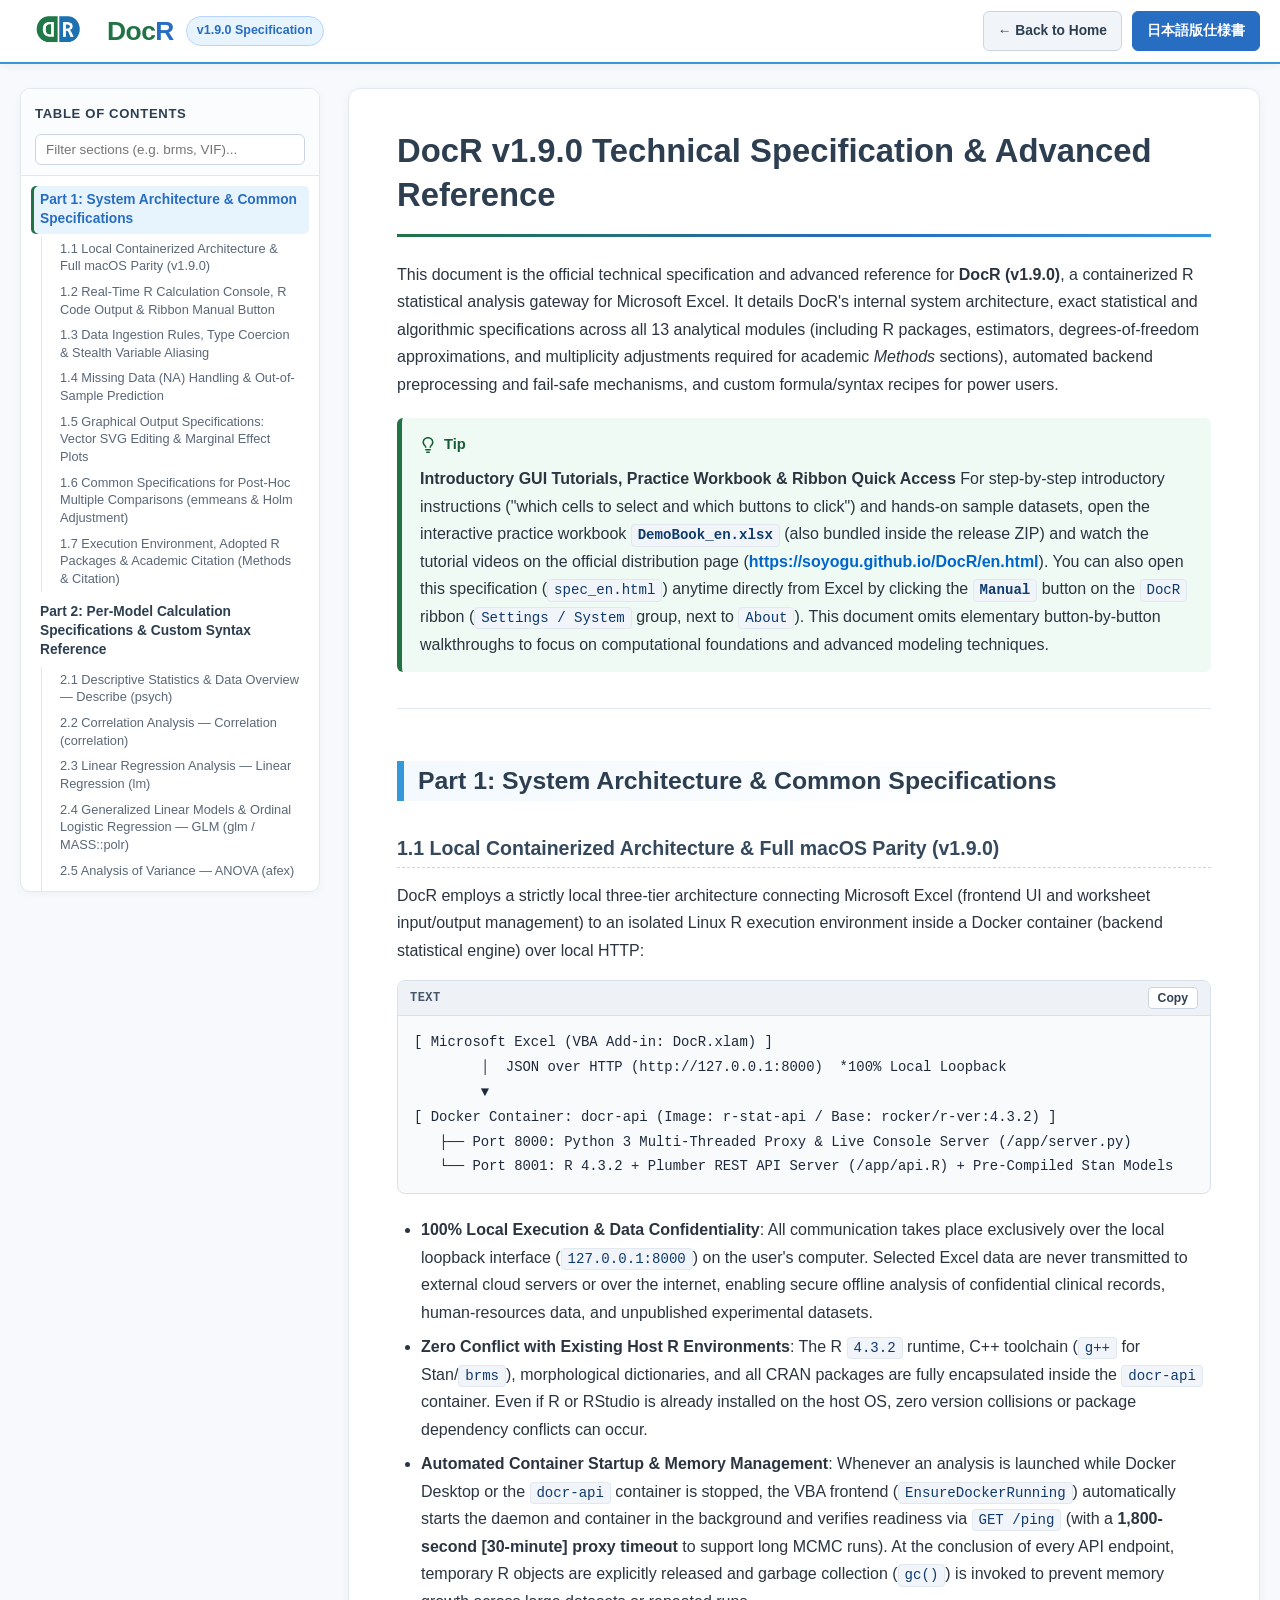
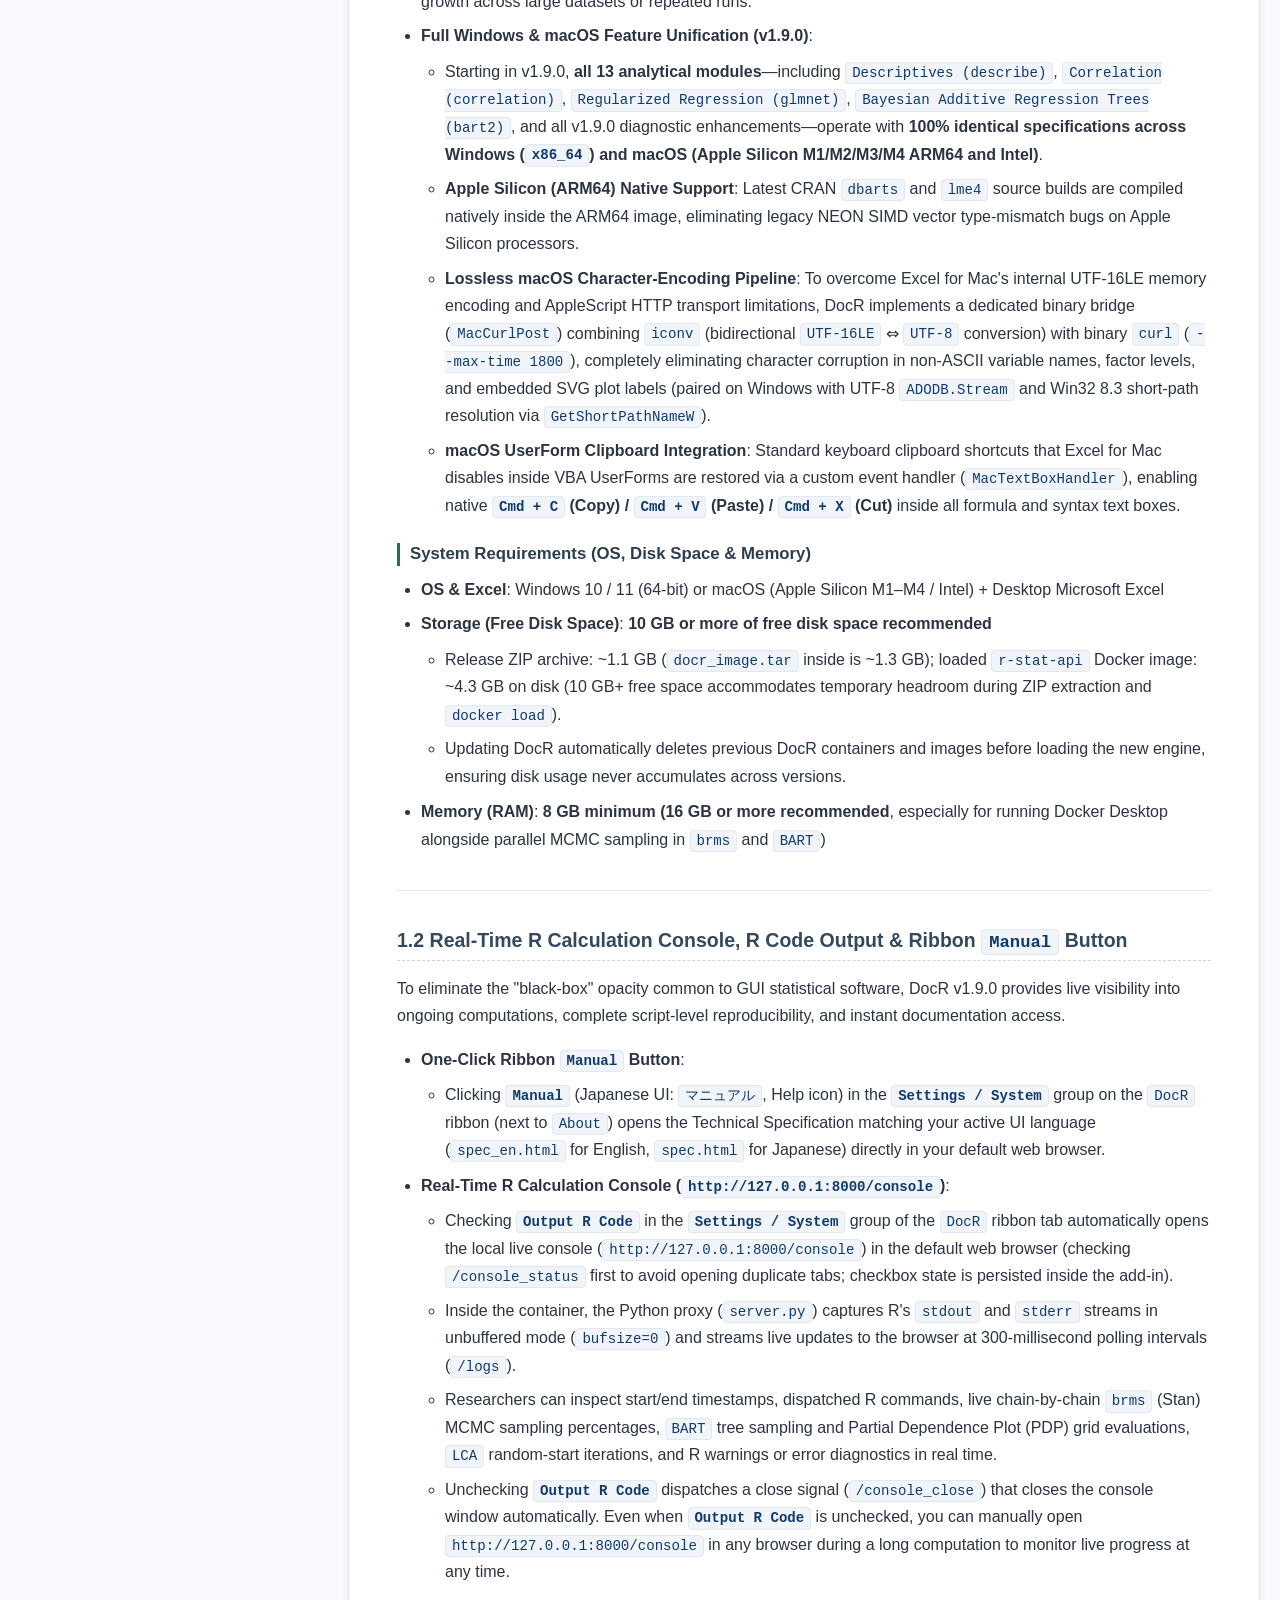
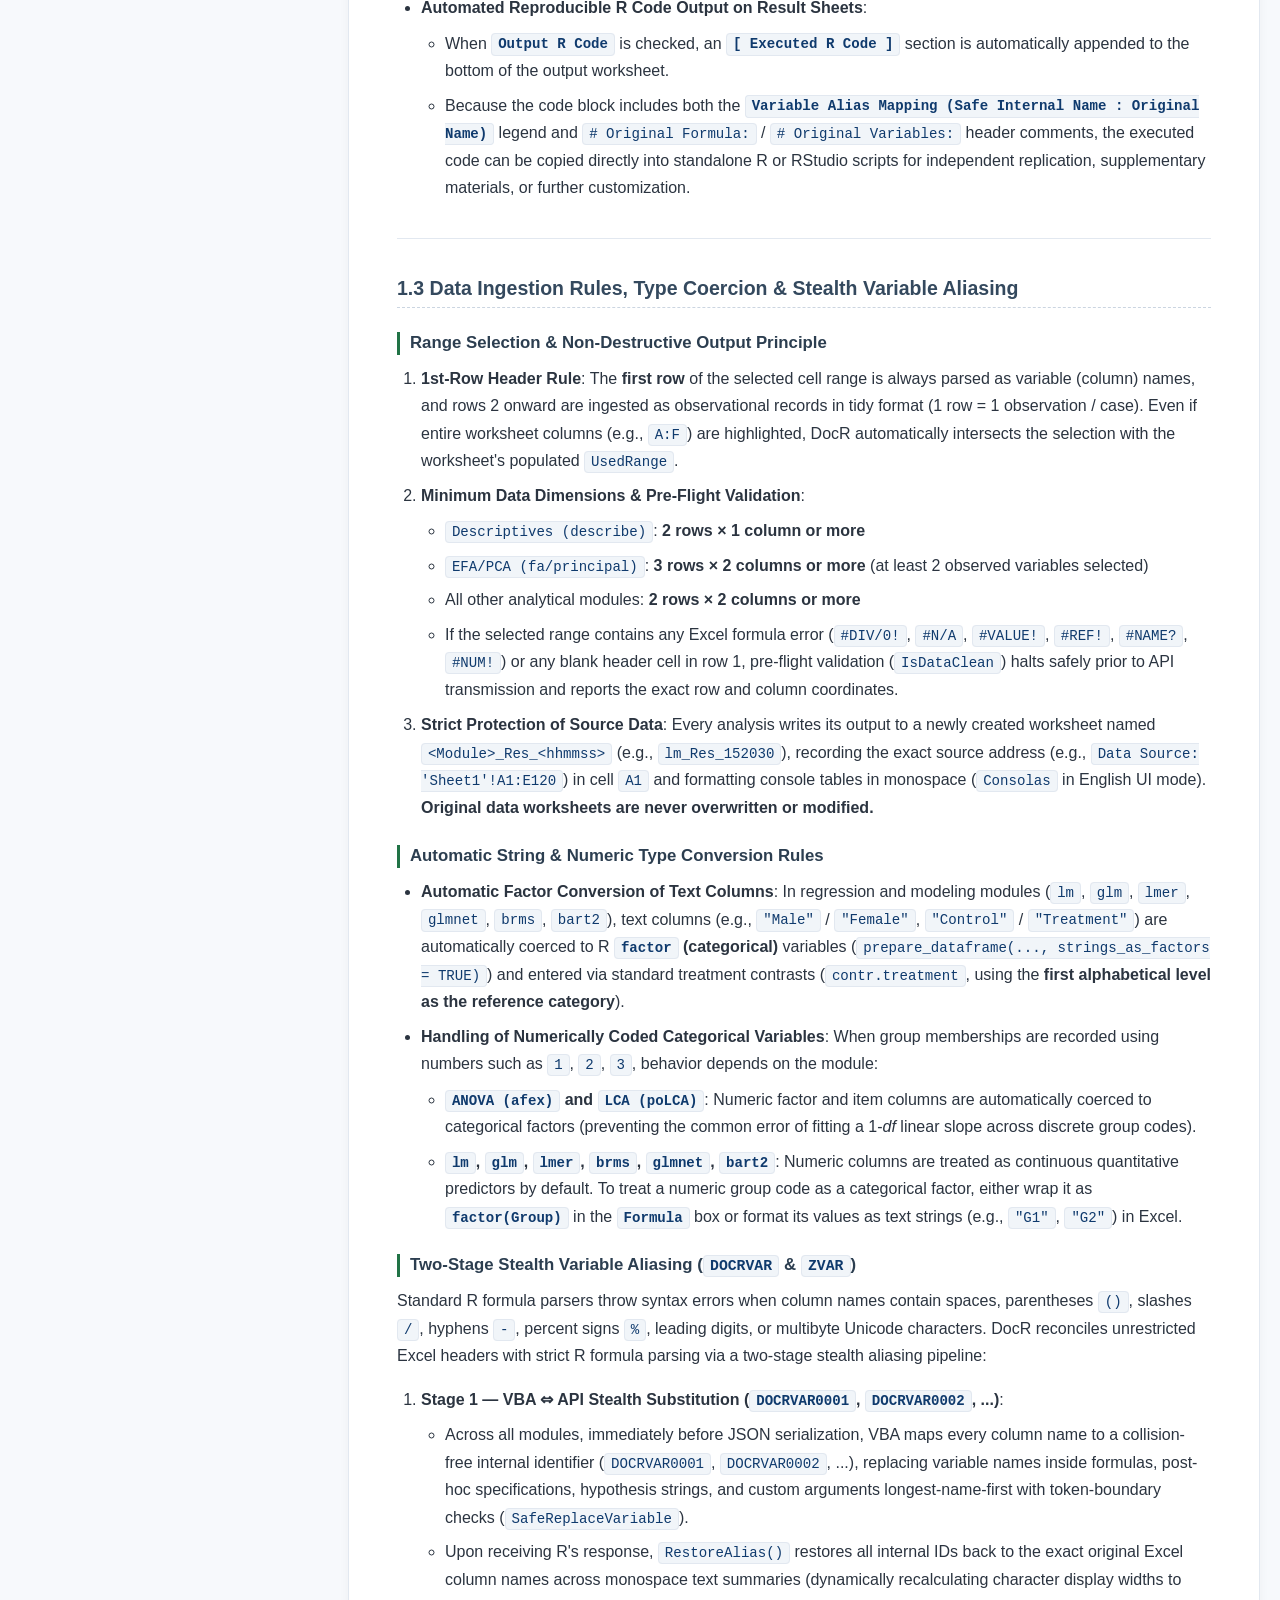
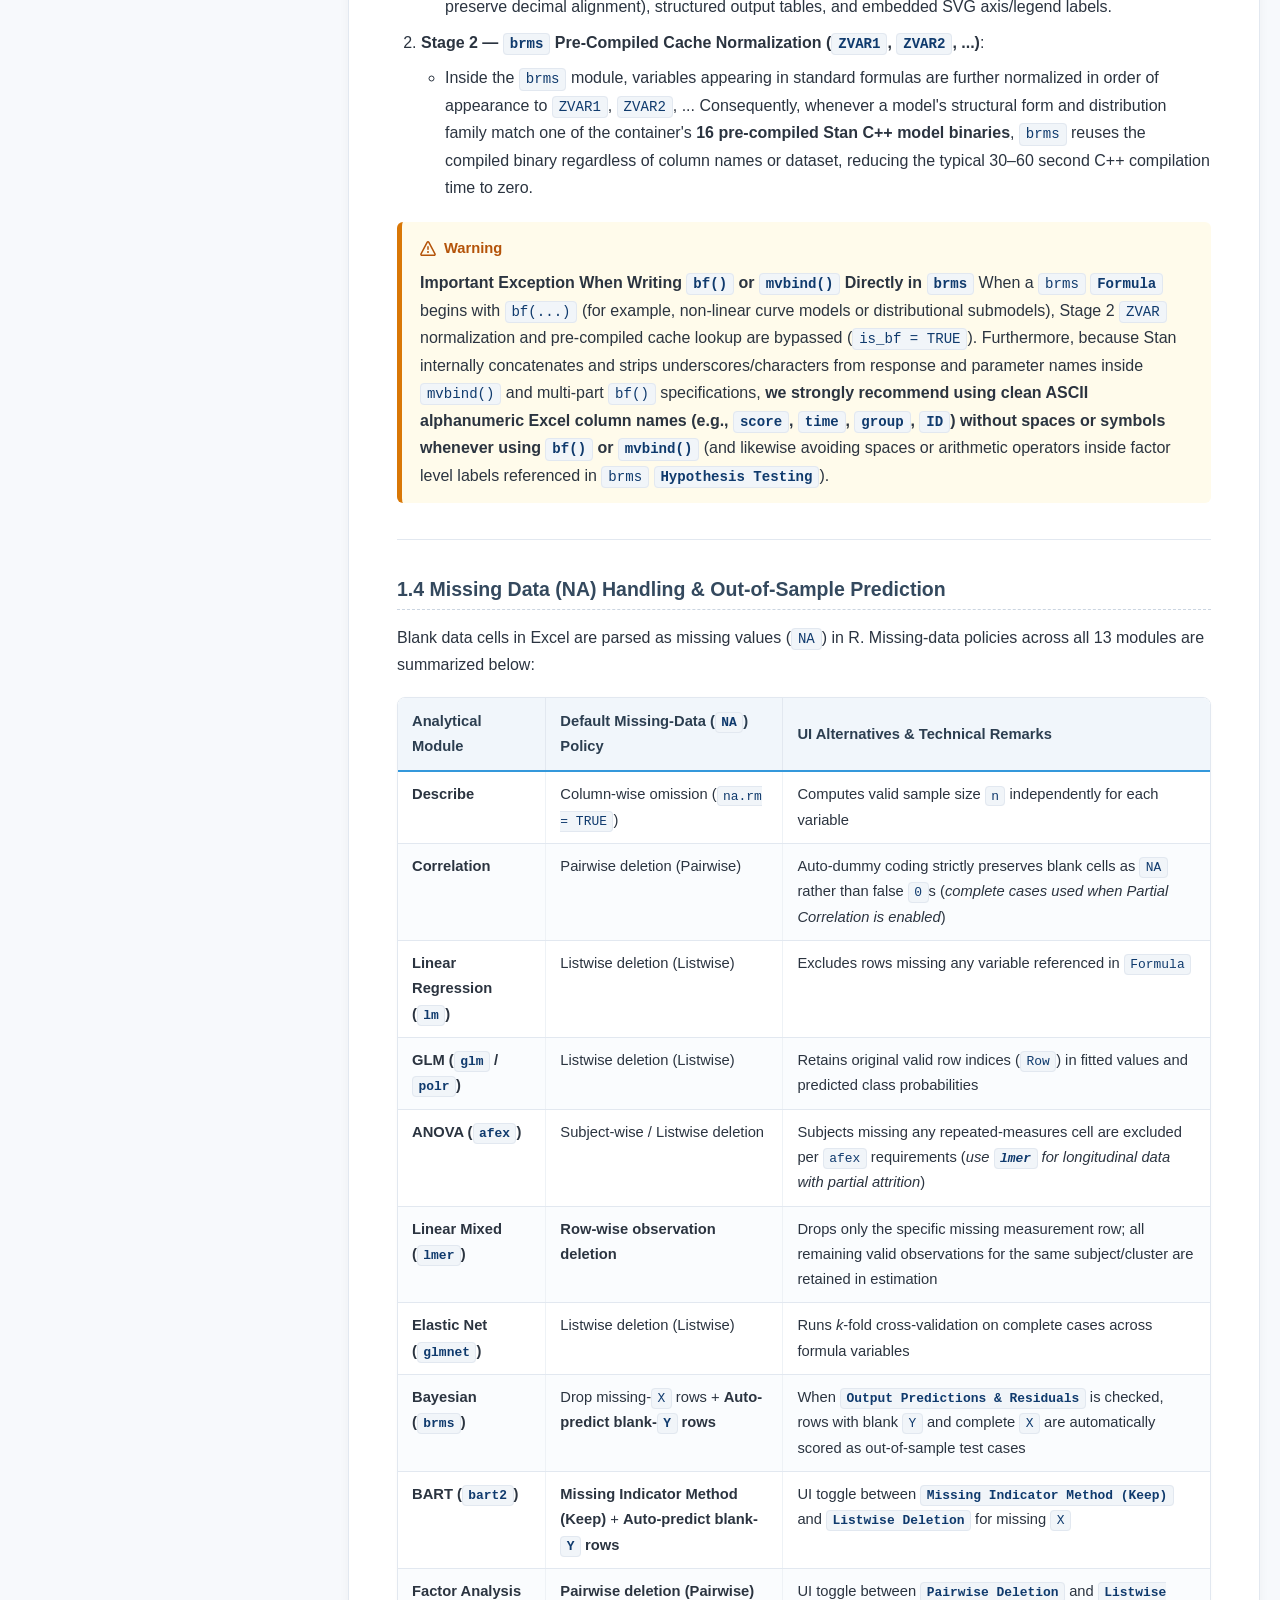
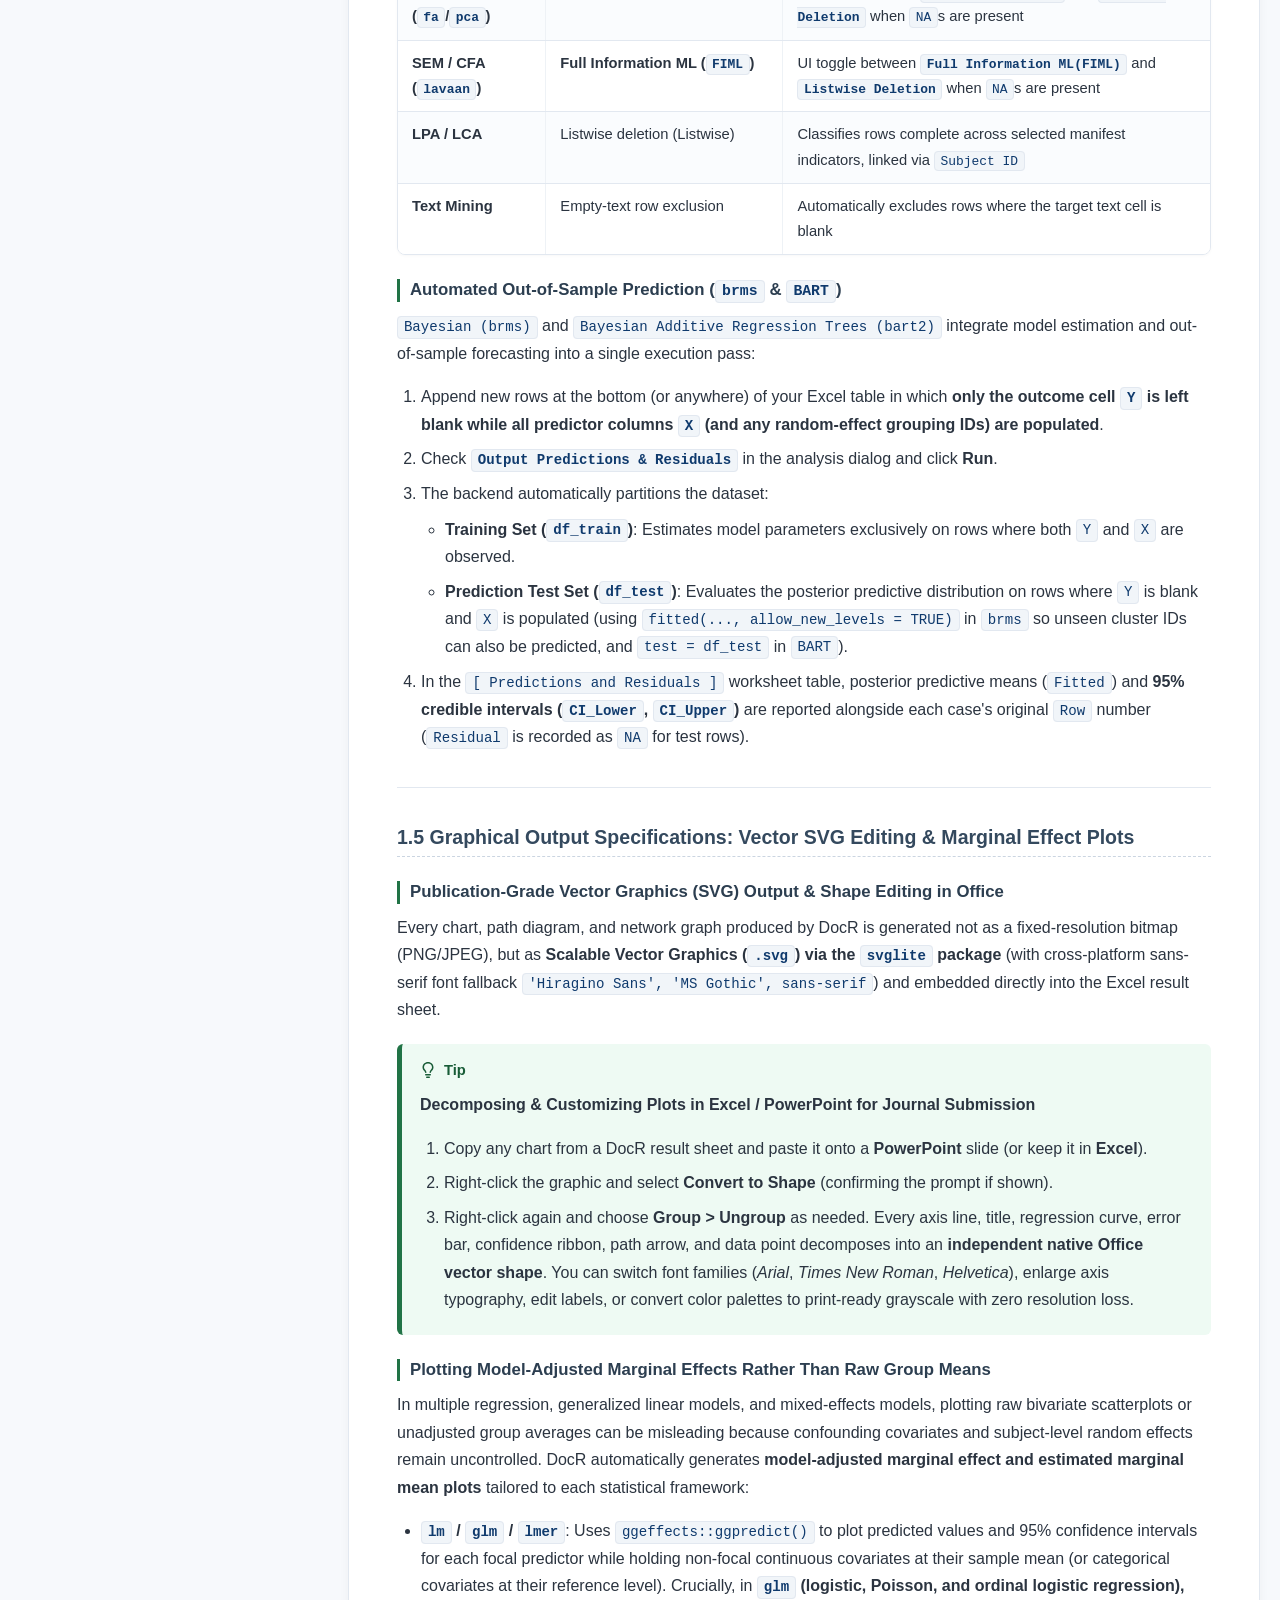
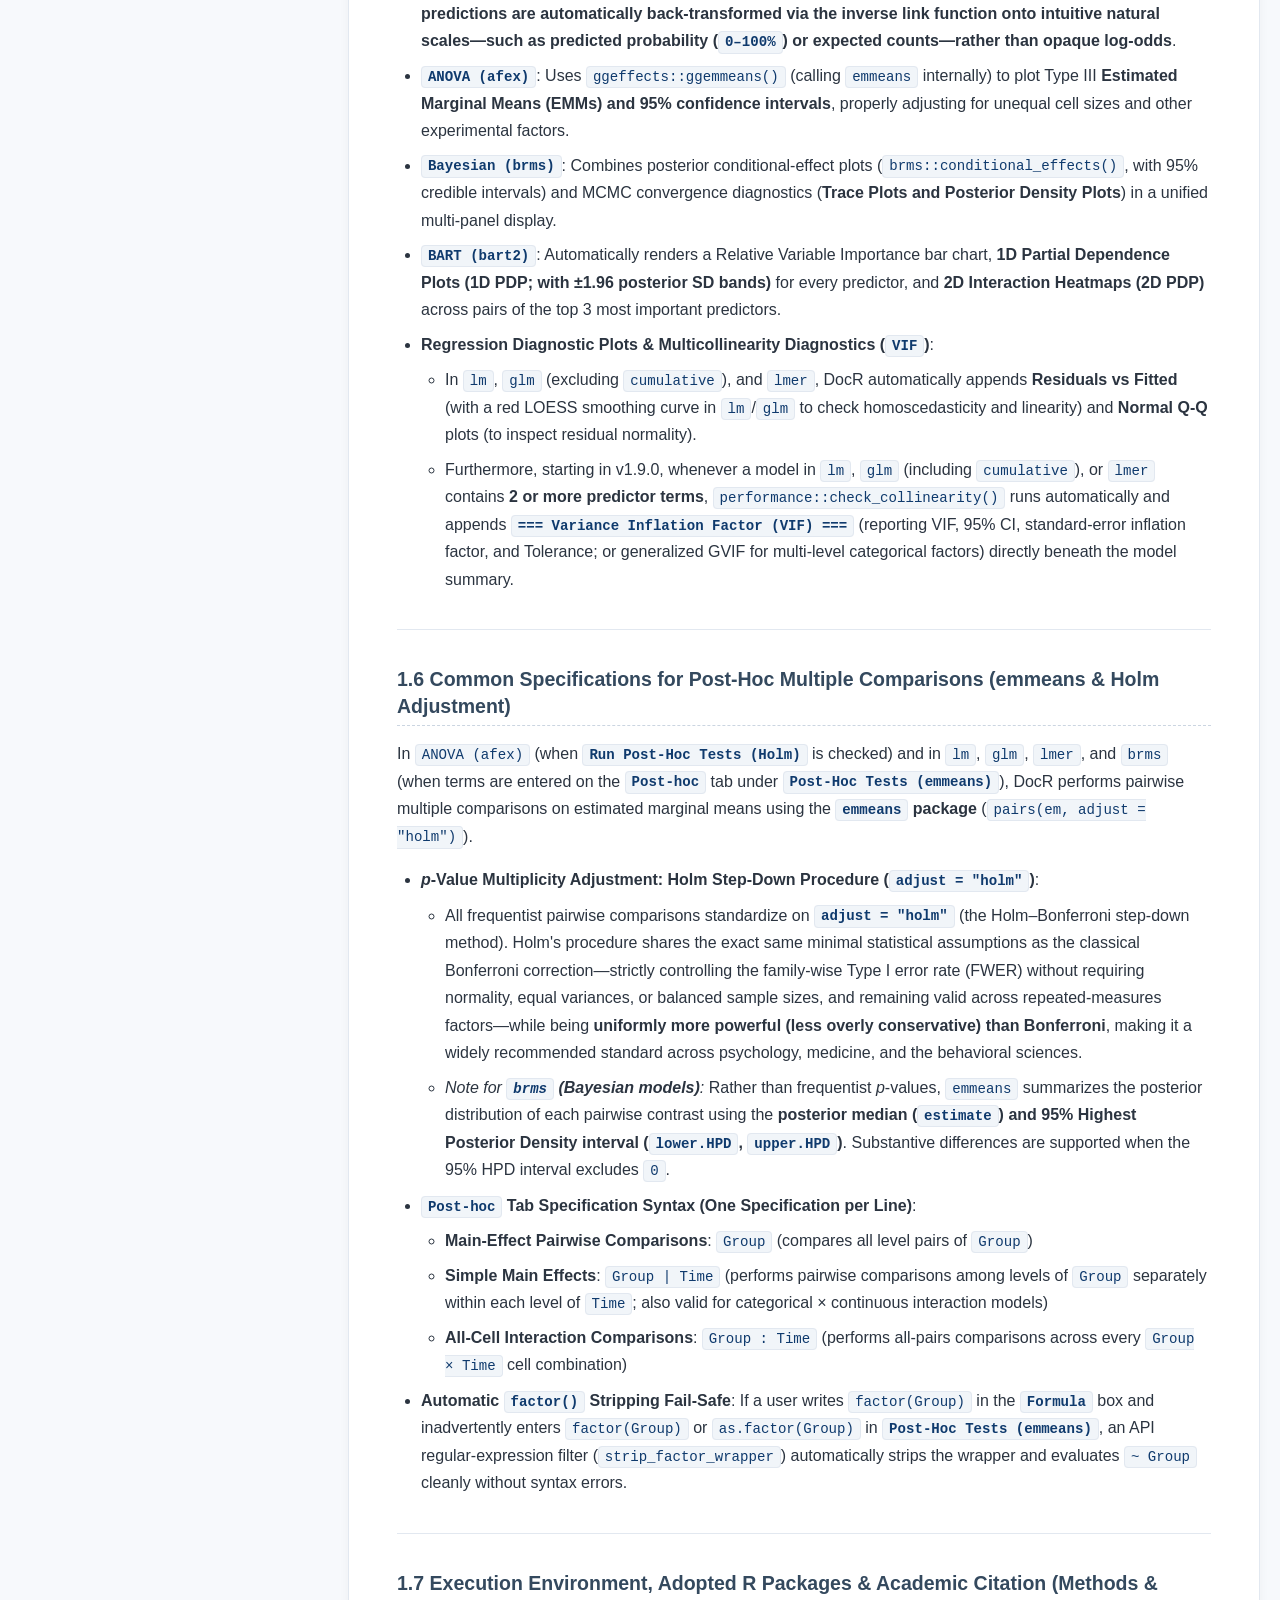
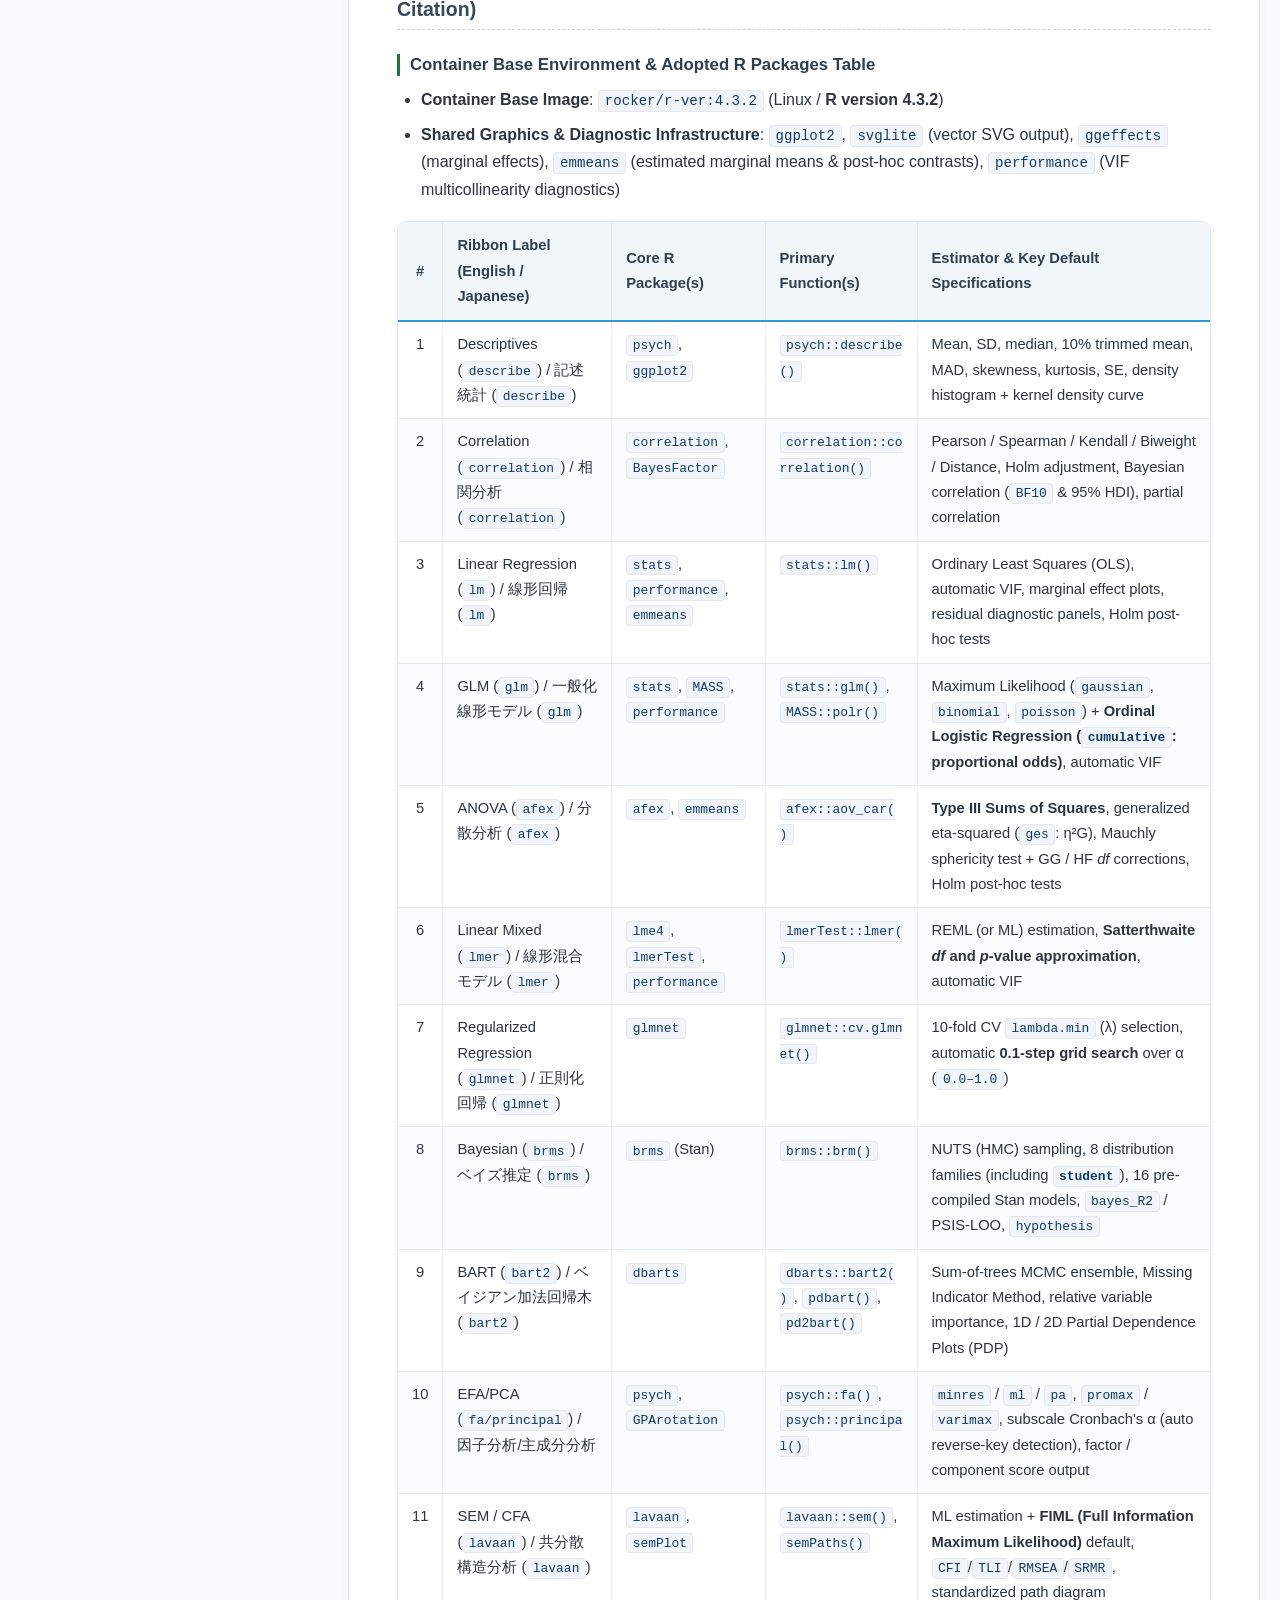
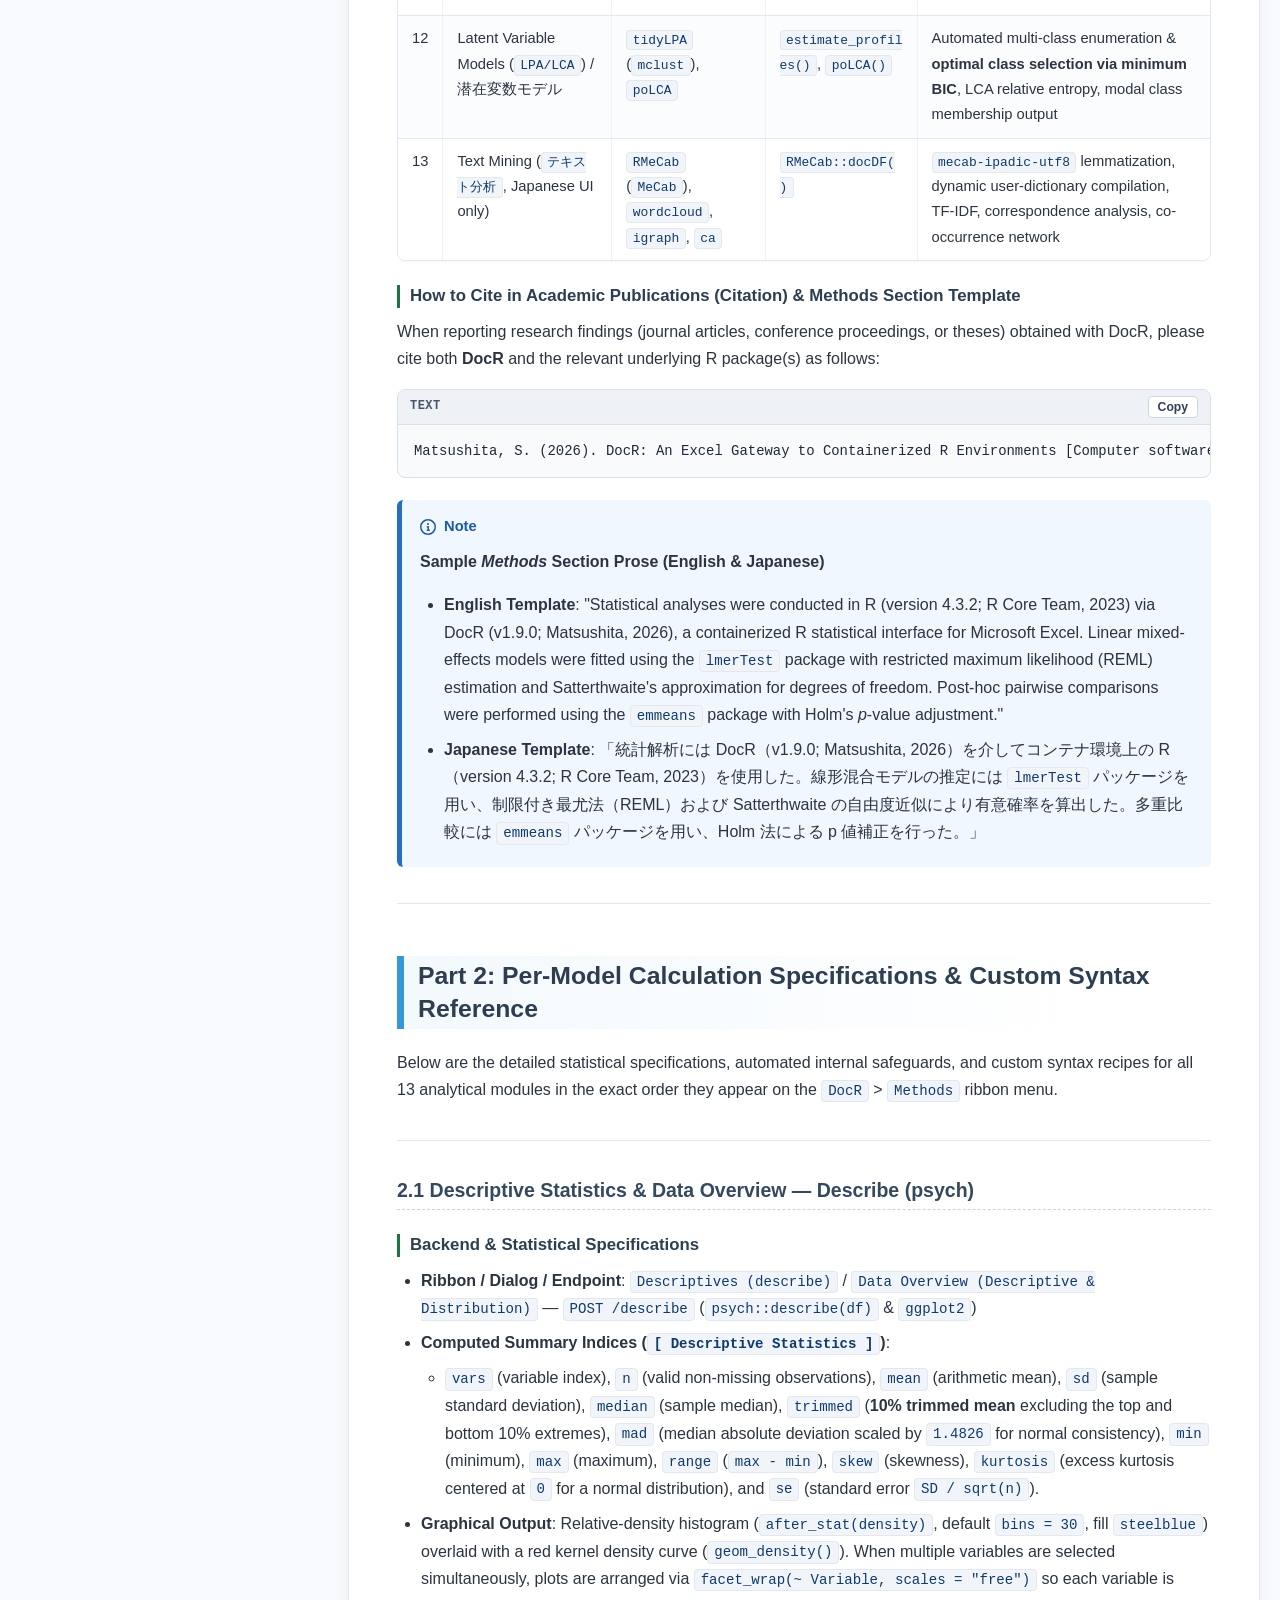
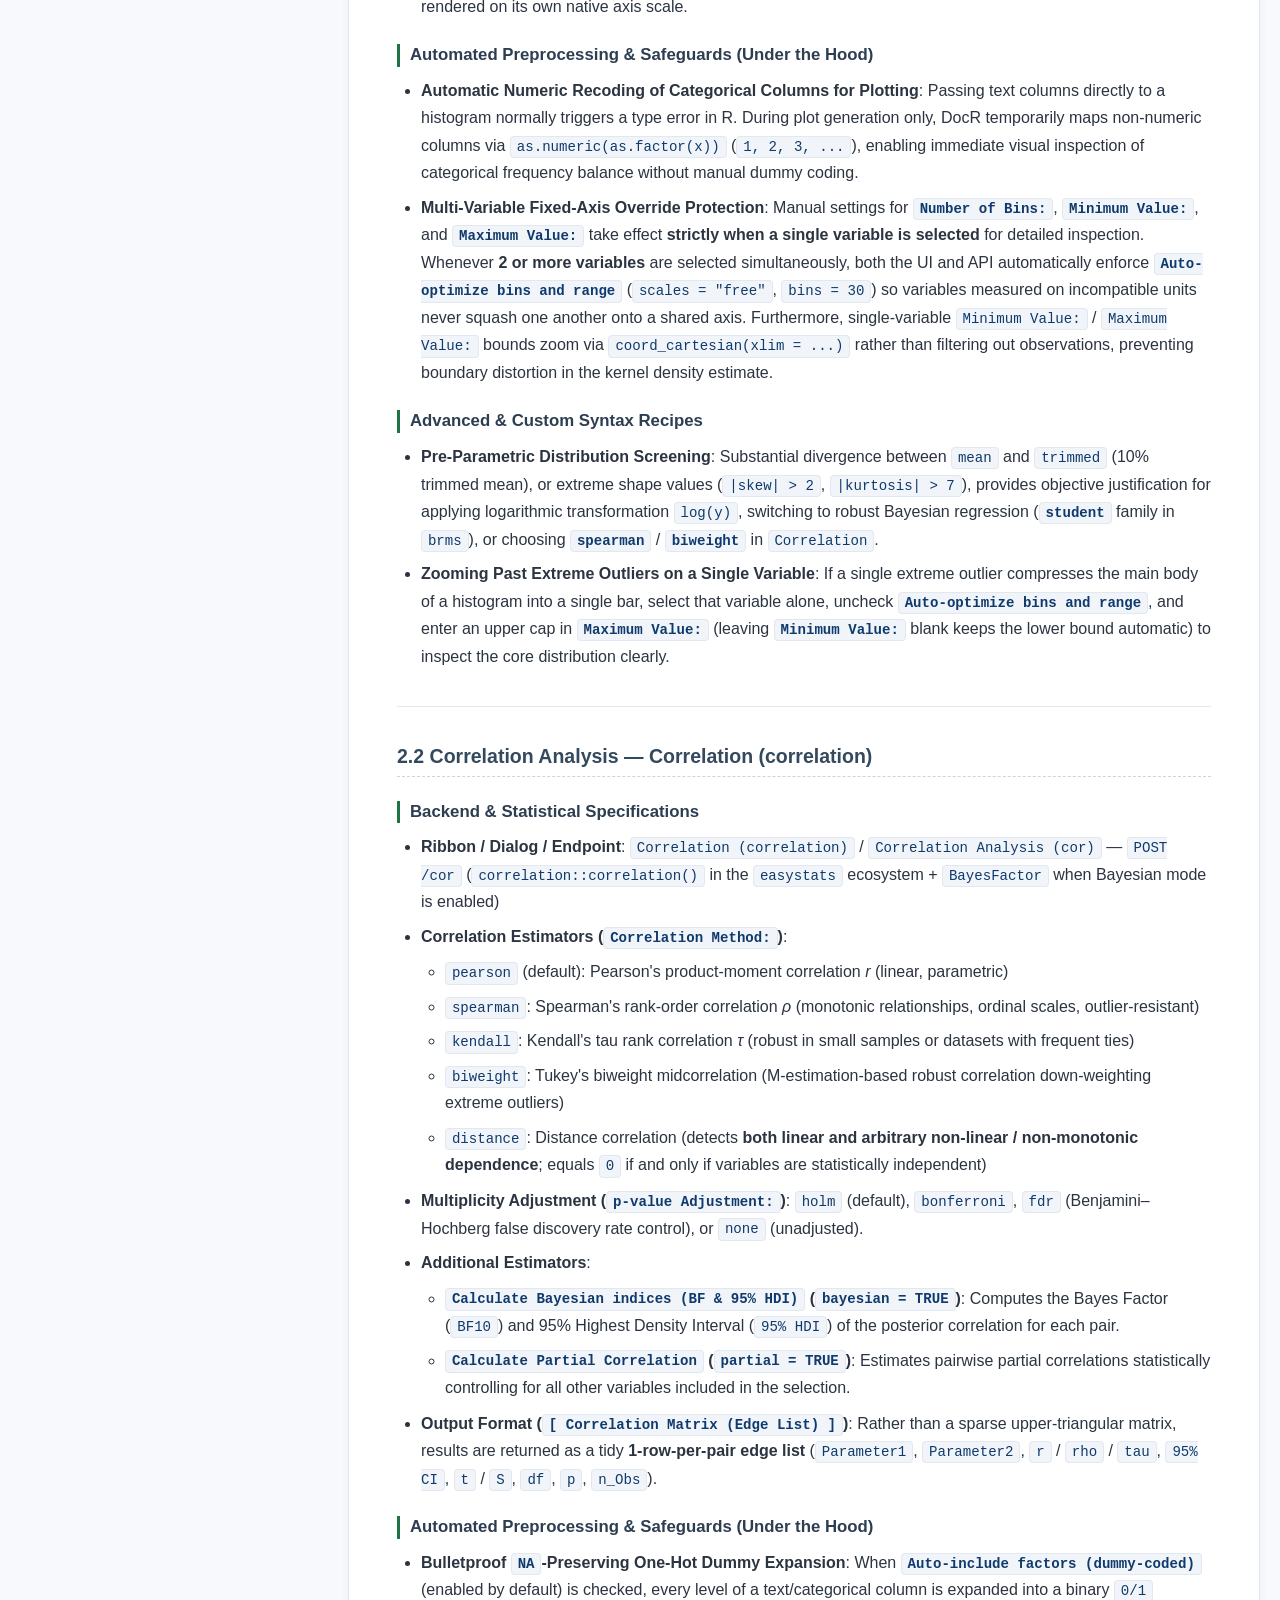
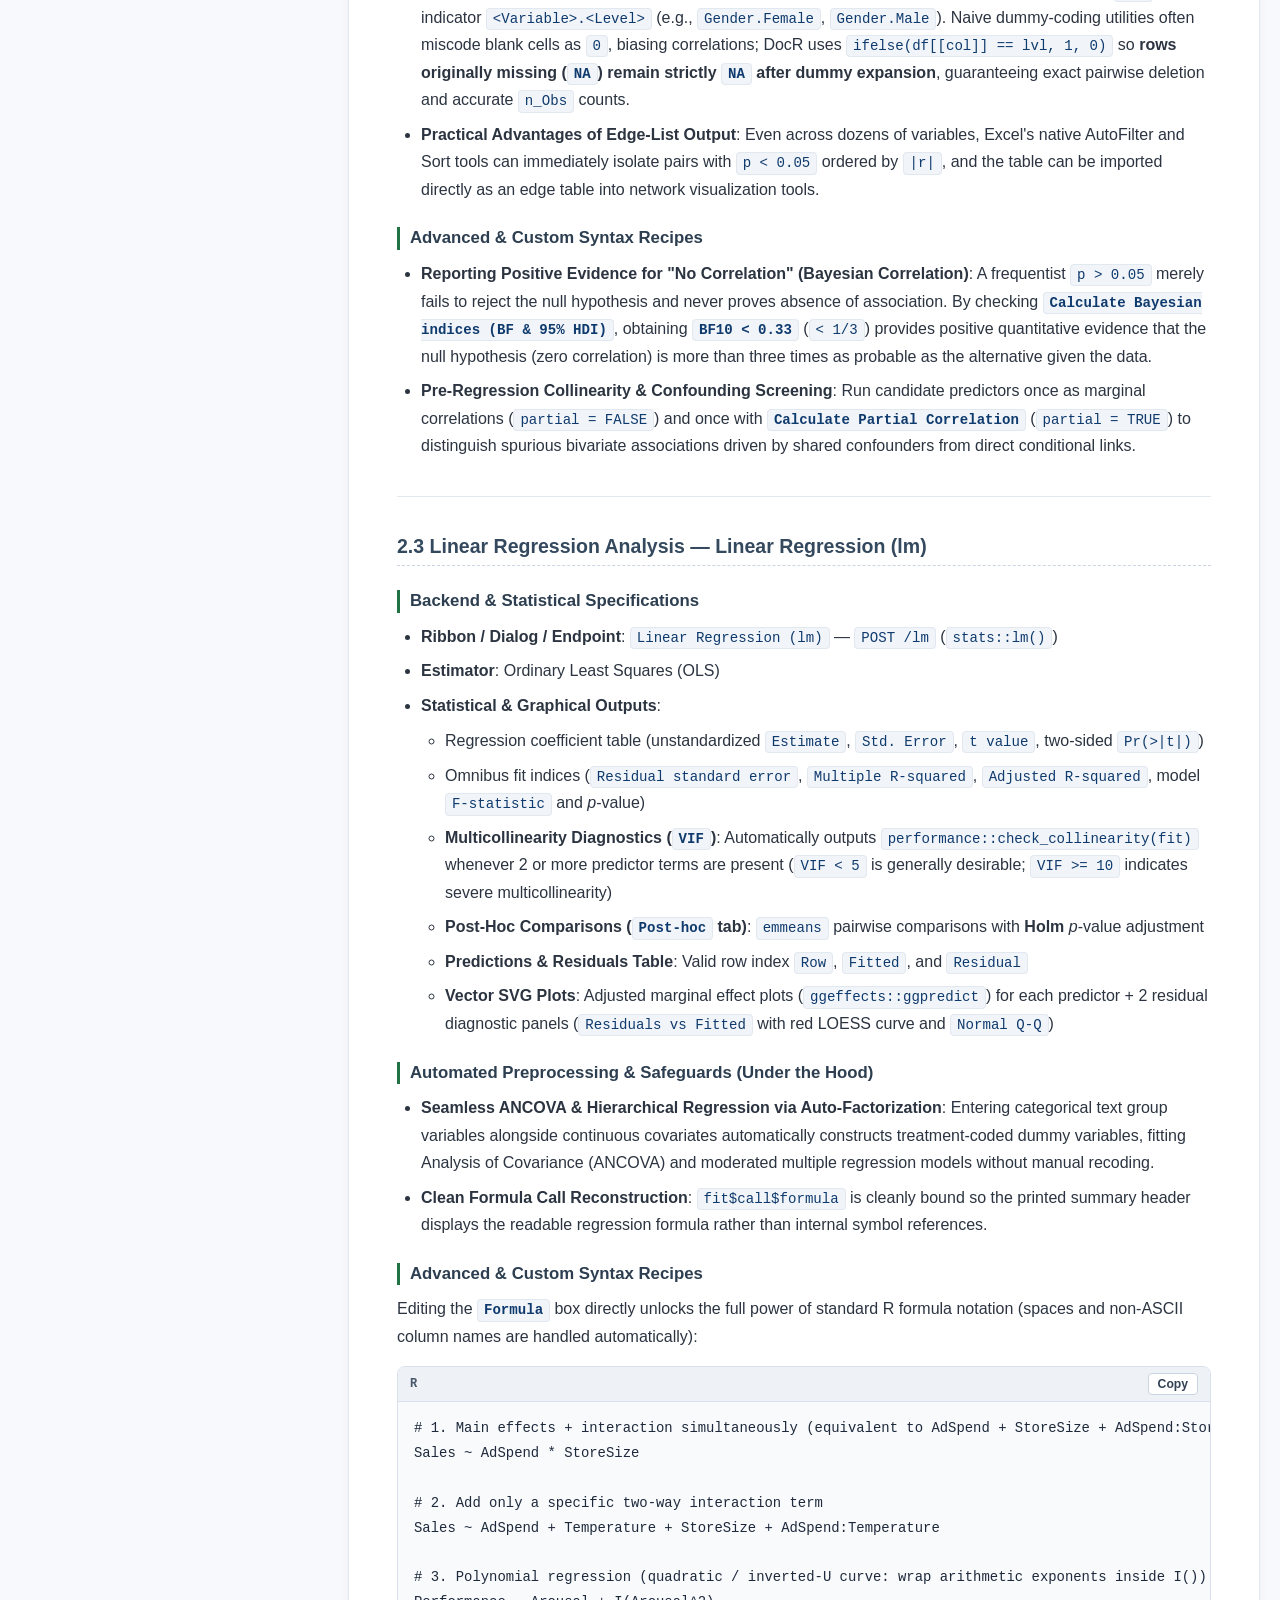
<file: spec_en.html>
<!DOCTYPE html>
<html lang="en">
<head>
    <script async src="https://www.googletagmanager.com/gtag/js?id=G-GH3W6HPQV9"></script>
    <script>
      window.dataLayer = window.dataLayer || [];
      function gtag(){dataLayer.push(arguments);}
      gtag('js', new Date());

      gtag('config', 'G-GH3W6HPQV9');
    </script>
    <meta charset="UTF-8">
    <meta name="viewport" content="width=device-width, initial-scale=1.0">
    <meta name="description" content="Official Technical Specification and Power-User Reference for DocR v1.9.0: containerized R 4.3.2 architecture, statistical methods, defaults, and advanced syntax recipes.">
    <title>DocR v1.9.0 Technical Specification &amp; Advanced Reference</title>
    <style>
:root {
    --doc-green: #217346;
    --r-blue: #276dc2;
    --accent-blue: #3498db;
    --heading-dark: #2c3e50;
    --heading-sub: #34495e;
    --text-main: #2b3440;
    --text-muted: #5a6778;
    --bg-page: #f7f9fc;
    --bg-surface: #ffffff;
    --border-light: #e2e8f0;
    --header-height: 64px;
    --sidebar-width: 300px;
}

*, *::before, *::after {
    box-sizing: border-box;
}

html {
    scroll-behavior: smooth;
    font-size: 16px;
}

body {
    margin: 0;
    padding: 0;
    font-family: "Helvetica Neue", Arial, "Hiragino Kaku Gothic ProN", "Hiragino Sans", Meiryo, sans-serif;
    line-height: 1.72;
    color: var(--text-main);
    background-color: var(--bg-page);
    -webkit-font-smoothing: antialiased;
}

/* Sticky Top Header */
.site-header {
    position: sticky;
    top: 0;
    z-index: 1000;
    height: var(--header-height);
    background: rgba(255, 255, 255, 0.97);
    backdrop-filter: blur(8px);
    border-bottom: 2px solid var(--accent-blue);
    box-shadow: 0 2px 8px rgba(44, 62, 80, 0.06);
}

.header-inner {
    max-width: 1400px;
    height: 100%;
    margin: 0 auto;
    padding: 0 20px;
    display: flex;
    align-items: center;
    justify-content: space-between;
    gap: 12px;
}

.header-left {
    display: flex;
    align-items: center;
    gap: 12px;
    min-width: 0;
}

.brand-link {
    display: inline-flex;
    align-items: center;
    gap: 10px;
    text-decoration: none;
    color: inherit;
}

.brand-link:hover {
    text-decoration: none;
    opacity: 0.92;
}

.header-logo {
    height: 38px;
    width: auto;
    object-fit: contain;
    flex-shrink: 0;
}

.brand-wordmark {
    font-size: 1.65rem;
    font-weight: 800;
    letter-spacing: -0.02em;
    line-height: 1;
}

.doc-green { color: var(--doc-green); }
.r-blue { color: var(--r-blue); }

.brand-badge {
    display: inline-block;
    font-size: 0.78rem;
    font-weight: 700;
    color: var(--r-blue);
    background: #e8f4fd;
    border: 1px solid #b6d4fe;
    padding: 3px 10px;
    border-radius: 999px;
    white-space: nowrap;
}

.header-actions {
    display: flex;
    align-items: center;
    gap: 10px;
    flex-shrink: 0;
}

.btn-home,
.btn-lang {
    display: inline-flex;
    align-items: center;
    gap: 6px;
    padding: 7px 14px;
    border-radius: 6px;
    font-size: 0.86rem;
    font-weight: 700;
    text-decoration: none;
    transition: all 0.18s ease;
    white-space: nowrap;
}

.btn-home {
    color: var(--heading-dark);
    background: #f1f5f9;
    border: 1px solid #cbd5e1;
}

.btn-home:hover {
    background: #e2e8f0;
    text-decoration: none;
}

.btn-lang {
    color: #ffffff;
    background: var(--r-blue);
    border: 1px solid var(--r-blue);
}

.btn-lang:hover {
    background: #1d5aa6;
    border-color: #1d5aa6;
    text-decoration: none;
}

.mobile-toc-btn {
    display: none;
    align-items: center;
    gap: 6px;
    padding: 7px 11px;
    font-size: 0.86rem;
    font-weight: 700;
    color: var(--heading-dark);
    background: #f1f5f9;
    border: 1px solid #cbd5e1;
    border-radius: 6px;
    cursor: pointer;
}

.mobile-toc-btn:hover {
    background: #e2e8f0;
}

/* Two-Column Layout */
.spec-layout {
    max-width: 1400px;
    margin: 0 auto;
    padding: 24px 20px 48px;
    display: grid;
    grid-template-columns: var(--sidebar-width) minmax(0, 1fr);
    gap: 28px;
    align-items: start;
}

/* Sticky Left Sidebar TOC */
.toc-sidebar {
    position: sticky;
    top: calc(var(--header-height) + 16px);
    max-height: calc(100vh - var(--header-height) - 32px);
    display: flex;
    flex-direction: column;
    background: var(--bg-surface);
    border: 1px solid var(--border-light);
    border-radius: 10px;
    box-shadow: 0 2px 8px rgba(15, 23, 42, 0.04);
    overflow: hidden;
}

.toc-header {
    padding: 14px 14px 10px;
    border-bottom: 1px solid var(--border-light);
    background: #fbfcfe;
    flex-shrink: 0;
}

.toc-title-row {
    display: flex;
    align-items: center;
    justify-content: space-between;
    margin-bottom: 8px;
}

.toc-title {
    font-size: 0.82rem;
    font-weight: 800;
    text-transform: uppercase;
    letter-spacing: 0.05em;
    color: var(--heading-dark);
}

.toc-close-btn {
    display: none;
    background: none;
    border: none;
    font-size: 1.3rem;
    line-height: 1;
    color: var(--text-muted);
    cursor: pointer;
    padding: 2px 6px;
}

.toc-search-wrap {
    position: relative;
}

.toc-search-input {
    width: 100%;
    padding: 7px 10px;
    font-size: 0.84rem;
    font-family: inherit;
    color: var(--text-main);
    background: #ffffff;
    border: 1px solid #cbd5e1;
    border-radius: 6px;
    outline: none;
    transition: border-color 0.15s ease, box-shadow 0.15s ease;
}

.toc-search-input:focus {
    border-color: var(--accent-blue);
    box-shadow: 0 0 0 3px rgba(52, 152, 219, 0.16);
}

.toc-nav {
    overflow-y: auto;
    padding: 10px 10px 16px;
    flex: 1;
}

.toc-list,
.toc-sublist {
    list-style: none;
    margin: 0;
    padding: 0;
}

.toc-group {
    margin-bottom: 4px;
}

.toc-sublist {
    margin: 2px 0 6px 10px;
    padding-left: 10px;
    border-left: 1px solid #e2e8f0;
}

.toc-link {
    display: block;
    padding: 5px 9px;
    border-radius: 5px;
    text-decoration: none;
    line-height: 1.38;
    transition: background-color 0.14s ease, color 0.14s ease;
    word-break: break-word;
}

.toc-h2 {
    font-size: 0.86rem;
    font-weight: 700;
    color: var(--heading-dark);
}

.toc-h3 {
    font-size: 0.8rem;
    font-weight: 500;
    color: var(--text-muted);
    padding: 4px 8px;
}

.toc-link:hover {
    background: #eff6ff;
    color: var(--r-blue);
    text-decoration: none;
}

.toc-link.active {
    background: #e8f4fd;
    color: var(--r-blue);
    font-weight: 700;
    box-shadow: inset 3px 0 0 var(--doc-green);
}

.toc-empty {
    display: none;
    padding: 16px 10px;
    text-align: center;
    font-size: 0.84rem;
    color: var(--text-muted);
}

/* Main Specification Content Card */
.spec-content {
    background: var(--bg-surface);
    border: 1px solid var(--border-light);
    border-radius: 12px;
    padding: 40px 48px 56px;
    box-shadow: 0 2px 12px rgba(15, 23, 42, 0.04);
    min-width: 0;
}

/* Headings & Anchor Offset */
.spec-content h1,
.spec-content h2,
.spec-content h3,
.spec-content h4,
.spec-content h5,
.spec-content h6 {
    scroll-margin-top: calc(var(--header-height) + 20px);
    line-height: 1.35;
}

.spec-main-title {
    font-size: 2.05rem;
    color: var(--heading-dark);
    margin: 0 0 24px 0;
    padding-bottom: 16px;
    border-bottom: 3px solid transparent;
    border-image: linear-gradient(90deg, var(--doc-green) 0%, var(--r-blue) 60%, var(--accent-blue) 100%) 1;
}

.spec-content h2 {
    font-size: 1.55rem;
    color: var(--heading-dark);
    border-left: 7px solid var(--accent-blue);
    padding: 3px 0 3px 14px;
    margin-top: 52px;
    margin-bottom: 20px;
    background: linear-gradient(90deg, rgba(52, 152, 219, 0.06) 0%, rgba(52, 152, 219, 0) 85%);
}

.spec-content h3 {
    font-size: 1.22rem;
    color: var(--heading-sub);
    margin-top: 34px;
    margin-bottom: 14px;
    padding-bottom: 6px;
    border-bottom: 1px dashed #cbd5e1;
}

.spec-content h4 {
    font-size: 1.05rem;
    color: var(--heading-dark);
    margin-top: 24px;
    margin-bottom: 10px;
    padding-left: 10px;
    border-left: 3px solid var(--doc-green);
}

.spec-content h5,
.spec-content h6 {
    font-size: 0.96rem;
    color: var(--heading-sub);
    margin-top: 18px;
    margin-bottom: 8px;
}

.heading-anchor {
    margin-left: 8px;
    font-size: 0.85em;
    font-weight: 400;
    color: #94a3b8;
    text-decoration: none;
    opacity: 0;
    transition: opacity 0.15s ease, color 0.15s ease;
}

.spec-content h2:hover .heading-anchor,
.spec-content h3:hover .heading-anchor,
.spec-content h4:hover .heading-anchor,
.spec-content h5:hover .heading-anchor,
.spec-content h6:hover .heading-anchor,
.heading-anchor:focus {
    opacity: 1;
}

.heading-anchor:hover {
    color: var(--accent-blue);
    text-decoration: none;
}

/* Prose, Links & Lists */
.spec-content p {
    margin: 0 0 16px 0;
}

.spec-content a:not(.heading-anchor) {
    color: #0066cc;
    text-decoration: none;
    font-weight: 600;
}

.spec-content a:not(.heading-anchor):hover {
    text-decoration: underline;
}

.spec-content ul,
.spec-content ol {
    margin: 0 0 18px 0;
    padding-left: 24px;
}

.spec-content li {
    margin-bottom: 7px;
}

.spec-content li > ul,
.spec-content li > ol {
    margin-top: 6px;
    margin-bottom: 8px;
}

.spec-content li > p {
    margin-bottom: 8px;
}

.spec-content hr {
    border: none;
    border-top: 1px solid var(--border-light);
    margin: 36px 0;
}

.spec-content img {
    max-width: 100%;
    height: auto;
    border-radius: 8px;
    border: 1px solid var(--border-light);
}

/* Inline Code & Fenced Code Blocks */
.spec-content code {
    font-family: "SFMono-Regular", Consolas, "Liberation Mono", Menlo, Courier, monospace;
    font-size: 0.88em;
    background-color: #f1f5f9;
    color: #0f3a6d;
    padding: 0.15em 0.42em;
    border-radius: 4px;
    border: 1px solid #e2e8f0;
    word-break: break-word;
}

.code-block {
    margin: 16px 0 22px 0;
    border: 1px solid #d8e1eb;
    border-radius: 8px;
    background: #f8fafc;
    overflow: hidden;
}

.code-header {
    display: flex;
    align-items: center;
    justify-content: space-between;
    padding: 6px 12px;
    background: #eef2f7;
    border-bottom: 1px solid #d8e1eb;
}

.code-lang {
    font-family: "SFMono-Regular", Consolas, monospace;
    font-size: 0.75rem;
    font-weight: 700;
    color: #475569;
    text-transform: uppercase;
    letter-spacing: 0.04em;
}

.copy-btn {
    font-family: inherit;
    font-size: 0.76rem;
    font-weight: 600;
    color: #334155;
    background: #ffffff;
    border: 1px solid #cbd5e1;
    border-radius: 4px;
    padding: 3px 9px;
    cursor: pointer;
    transition: all 0.15s ease;
}

.copy-btn:hover {
    background: var(--r-blue);
    color: #ffffff;
    border-color: var(--r-blue);
}

.copy-btn.copied {
    background: var(--doc-green);
    color: #ffffff;
    border-color: var(--doc-green);
}

.code-block pre {
    margin: 0;
    padding: 14px 16px;
    overflow-x: auto;
    line-height: 1.55;
}

.code-block pre code {
    background: transparent;
    color: #1e293b;
    padding: 0;
    border: none;
    font-size: 0.87rem;
    word-break: normal;
    white-space: pre;
}

/* Tables */
.table-wrapper {
    width: 100%;
    overflow-x: auto;
    margin: 18px 0 24px 0;
    border: 1px solid var(--border-light);
    border-radius: 8px;
    box-shadow: 0 1px 3px rgba(15, 23, 42, 0.03);
}

.spec-content table {
    width: 100%;
    border-collapse: collapse;
    font-size: 0.92rem;
    background: #ffffff;
}

.spec-content thead th {
    background: #f1f6fb;
    color: var(--heading-dark);
    font-weight: 700;
    text-align: left;
    padding: 11px 14px;
    border-bottom: 2px solid var(--accent-blue);
    border-right: 1px solid #e2e8f0;
}

.spec-content thead th:last-child {
    border-right: none;
}

.spec-content tbody td {
    padding: 10px 14px;
    border-bottom: 1px solid #e2e8f0;
    border-right: 1px solid #eef2f6;
    vertical-align: top;
}

.spec-content tbody td:last-child {
    border-right: none;
}

.spec-content tbody tr:last-child td {
    border-bottom: none;
}

.spec-content tbody tr:nth-child(even) {
    background-color: #fafcfe;
}

.spec-content tbody tr:hover {
    background-color: #f0f7ff;
}

/* Blockquotes & GitHub-Style Alerts */
.spec-content blockquote {
    margin: 18px 0;
    padding: 12px 18px;
    border-left: 4px solid #94a3b8;
    background: #f8fafc;
    color: #475569;
    border-radius: 0 6px 6px 0;
}

.spec-content blockquote > *:last-child {
    margin-bottom: 0;
}

.markdown-alert {
    margin: 20px 0;
    padding: 14px 18px;
    border-left: 5px solid var(--r-blue);
    border-radius: 6px;
    background: #f0f7ff;
}

.markdown-alert-title {
    display: flex;
    align-items: center;
    gap: 8px;
    font-weight: 700;
    font-size: 0.92rem;
    margin-bottom: 8px;
}

.alert-icon {
    flex-shrink: 0;
}

.markdown-alert-body > *:last-child {
    margin-bottom: 0;
}

.markdown-alert-note {
    border-left-color: #276dc2;
    background-color: #f0f7ff;
}
.markdown-alert-note .markdown-alert-title { color: #1d5aa6; }

.markdown-alert-tip {
    border-left-color: #217346;
    background-color: #eefaf3;
}
.markdown-alert-tip .markdown-alert-title { color: #185c37; }

.markdown-alert-important {
    border-left-color: #7c3aed;
    background-color: #f6f3ff;
}
.markdown-alert-important .markdown-alert-title { color: #6d28d9; }

.markdown-alert-warning {
    border-left-color: #d97706;
    background-color: #fffbeb;
}
.markdown-alert-warning .markdown-alert-title { color: #b45309; }

.markdown-alert-caution {
    border-left-color: #dc2626;
    background-color: #fef2f2;
}
.markdown-alert-caution .markdown-alert-title { color: #b91c1c; }

/* Back-to-top floating button */
.back-to-top {
    position: fixed;
    right: 22px;
    bottom: 22px;
    z-index: 900;
    padding: 9px 14px;
    border-radius: 999px;
    background: var(--heading-dark);
    color: #ffffff;
    font-size: 0.82rem;
    font-weight: 700;
    border: none;
    cursor: pointer;
    box-shadow: 0 4px 12px rgba(15, 23, 42, 0.22);
    opacity: 0;
    pointer-events: none;
    transform: translateY(8px);
    transition: opacity 0.2s ease, transform 0.2s ease, background-color 0.15s ease;
}

.back-to-top.visible {
    opacity: 1;
    pointer-events: auto;
    transform: translateY(0);
}

.back-to-top:hover {
    background: var(--r-blue);
}

/* Footer */
.site-footer {
    background: var(--heading-dark);
    color: #cbd5e1;
    padding: 28px 20px;
    text-align: center;
    font-size: 0.88rem;
    border-top: 3px solid var(--doc-green);
}

.footer-links {
    display: flex;
    justify-content: center;
    flex-wrap: wrap;
    gap: 20px;
    margin-bottom: 12px;
}

.footer-links a {
    color: #f1f5f9;
    text-decoration: none;
    font-weight: 600;
}

.footer-links a:hover {
    color: #7dd3fc;
    text-decoration: underline;
}

.footer-copyright {
    color: #94a3b8;
    font-size: 0.84rem;
}

/* Mobile Backdrop */
.toc-backdrop {
    display: none;
    position: fixed;
    inset: 0;
    background: rgba(15, 23, 42, 0.45);
    z-index: 1050;
}

.toc-backdrop.open {
    display: block;
}

/* Responsive Breakpoints */
@media (max-width: 1024px) {
    .spec-layout {
        grid-template-columns: 1fr;
        padding: 16px 14px 40px;
    }

    .mobile-toc-btn {
        display: inline-flex;
    }

    .toc-sidebar {
        position: fixed;
        top: 0;
        left: 0;
        bottom: 0;
        width: min(320px, 86vw);
        max-height: 100vh;
        z-index: 1100;
        border-radius: 0 12px 12px 0;
        transform: translateX(-104%);
        transition: transform 0.24s ease;
        box-shadow: 4px 0 24px rgba(15, 23, 42, 0.2);
    }

    .toc-sidebar.open {
        transform: translateX(0);
    }

    .toc-close-btn {
        display: inline-block;
    }

    .spec-content {
        padding: 26px 20px 40px;
    }
}

@media (max-width: 640px) {
    .brand-badge {
        display: none;
    }

    .header-logo {
        height: 30px;
    }

    .brand-wordmark {
        font-size: 1.35rem;
    }

    .btn-home,
    .btn-lang {
        padding: 6px 10px;
        font-size: 0.78rem;
    }

    .spec-main-title {
        font-size: 1.55rem;
    }

    .spec-content h2 {
        font-size: 1.28rem;
        margin-top: 38px;
    }

    .spec-content {
        padding: 20px 15px 32px;
    }
}

@media print {
    .site-header,
    .toc-sidebar,
    .toc-backdrop,
    .back-to-top,
    .copy-btn {
        display: none !important;
    }

    body {
        background: #ffffff;
    }

    .spec-layout {
        display: block;
        max-width: 100%;
        padding: 0;
    }

    .spec-content {
        border: none;
        box-shadow: none;
        padding: 0;
    }
}

    </style>
</head>
<body>
    <header class="site-header">
        <div class="header-inner">
            <div class="header-left">
                <button type="button" class="mobile-toc-btn" id="mobileTocBtn" aria-expanded="false" aria-controls="tocSidebar">☰ Contents</button>
                <a href="en.html" class="brand-link">
                    <img src="images/logo.png" alt="DocR Logo" class="header-logo">
                    <span class="brand-wordmark"><span class="doc-green">Doc</span><span class="r-blue">R</span></span>
                </a>
                <span class="brand-badge">v1.9.0 Specification</span>
            </div>
            <nav class="header-actions" aria-label="Primary navigation">
                <a href="en.html" class="btn-home">← Back to Home</a>
                <a href="spec.html" class="btn-lang" lang="ja">日本語版仕様書</a>
            </nav>
        </div>
    </header>

    <div class="toc-backdrop" id="tocBackdrop"></div>

    <div class="spec-layout">
        <aside class="toc-sidebar" id="tocSidebar" aria-label="Table of Contents">
            <div class="toc-header">
                <div class="toc-title-row">
                    <span class="toc-title">Table of Contents</span>
                    <button type="button" class="toc-close-btn" id="tocCloseBtn" aria-label="Close">&times;</button>
                </div>
                <div class="toc-search-wrap">
                    <input type="search" id="tocSearchInput" class="toc-search-input" placeholder="Filter sections (e.g. brms, VIF)..." aria-label="Filter sections (e.g. brms, VIF)...">
                </div>
            </div>
            <nav class="toc-nav">
<ul class="toc-list" id="tocList">
<li class="toc-group">
<a href="#part-1-system-architecture--common-specifications" class="toc-link toc-h2" data-search="part 1: system architecture &amp; common specifications">Part 1: System Architecture &amp; Common Specifications</a>
<ul class="toc-sublist">
<li class="toc-subitem"><a href="#11-local-containerized-architecture--full-macos-parity-v190" class="toc-link toc-h3" data-search="1.1 local containerized architecture &amp; full macos parity (v1.9.0)">1.1 Local Containerized Architecture &amp; Full macOS Parity (v1.9.0)</a></li>
<li class="toc-subitem"><a href="#12-real-time-r-calculation-console-r-code-output--ribbon-manual-button" class="toc-link toc-h3" data-search="1.2 real-time r calculation console, r code output &amp; ribbon manual button">1.2 Real-Time R Calculation Console, R Code Output &amp; Ribbon Manual Button</a></li>
<li class="toc-subitem"><a href="#13-data-ingestion-rules-type-coercion--stealth-variable-aliasing" class="toc-link toc-h3" data-search="1.3 data ingestion rules, type coercion &amp; stealth variable aliasing">1.3 Data Ingestion Rules, Type Coercion &amp; Stealth Variable Aliasing</a></li>
<li class="toc-subitem"><a href="#14-missing-data-na-handling--out-of-sample-prediction" class="toc-link toc-h3" data-search="1.4 missing data (na) handling &amp; out-of-sample prediction">1.4 Missing Data (NA) Handling &amp; Out-of-Sample Prediction</a></li>
<li class="toc-subitem"><a href="#15-graphical-output-specifications-vector-svg-editing--marginal-effect-plots" class="toc-link toc-h3" data-search="1.5 graphical output specifications: vector svg editing &amp; marginal effect plots">1.5 Graphical Output Specifications: Vector SVG Editing &amp; Marginal Effect Plots</a></li>
<li class="toc-subitem"><a href="#16-common-specifications-for-post-hoc-multiple-comparisons-emmeans--holm-adjustment" class="toc-link toc-h3" data-search="1.6 common specifications for post-hoc multiple comparisons (emmeans &amp; holm adjustment)">1.6 Common Specifications for Post-Hoc Multiple Comparisons (emmeans &amp; Holm Adjustment)</a></li>
<li class="toc-subitem"><a href="#17-execution-environment-adopted-r-packages--academic-citation-methods--citation" class="toc-link toc-h3" data-search="1.7 execution environment, adopted r packages &amp; academic citation (methods &amp; citation)">1.7 Execution Environment, Adopted R Packages &amp; Academic Citation (Methods &amp; Citation)</a></li>
</ul>
</li>
<li class="toc-group">
<a href="#part-2-per-model-calculation-specifications--custom-syntax-reference" class="toc-link toc-h2" data-search="part 2: per-model calculation specifications &amp; custom syntax reference">Part 2: Per-Model Calculation Specifications &amp; Custom Syntax Reference</a>
<ul class="toc-sublist">
<li class="toc-subitem"><a href="#21-descriptive-statistics--data-overview--describe-psych" class="toc-link toc-h3" data-search="2.1 descriptive statistics &amp; data overview — describe (psych)">2.1 Descriptive Statistics &amp; Data Overview — Describe (psych)</a></li>
<li class="toc-subitem"><a href="#22-correlation-analysis--correlation-correlation" class="toc-link toc-h3" data-search="2.2 correlation analysis — correlation (correlation)">2.2 Correlation Analysis — Correlation (correlation)</a></li>
<li class="toc-subitem"><a href="#23-linear-regression-analysis--linear-regression-lm" class="toc-link toc-h3" data-search="2.3 linear regression analysis — linear regression (lm)">2.3 Linear Regression Analysis — Linear Regression (lm)</a></li>
<li class="toc-subitem"><a href="#24-generalized-linear-models--ordinal-logistic-regression--glm-glm--masspolr" class="toc-link toc-h3" data-search="2.4 generalized linear models &amp; ordinal logistic regression — glm (glm / mass::polr)">2.4 Generalized Linear Models &amp; Ordinal Logistic Regression — GLM (glm / MASS::polr)</a></li>
<li class="toc-subitem"><a href="#25-analysis-of-variance--anova-afex" class="toc-link toc-h3" data-search="2.5 analysis of variance — anova (afex)">2.5 Analysis of Variance — ANOVA (afex)</a></li>
<li class="toc-subitem"><a href="#26-linear-mixed-effects-models--linear-mixed-lmertest" class="toc-link toc-h3" data-search="2.6 linear mixed-effects models — linear mixed (lmertest)">2.6 Linear Mixed-Effects Models — Linear Mixed (lmerTest)</a></li>
<li class="toc-subitem"><a href="#27-regularized-regression-lasso--ridge--elastic-net--elastic-net-glmnet" class="toc-link toc-h3" data-search="2.7 regularized regression (lasso / ridge / elastic net) — elastic net (glmnet)">2.7 Regularized Regression (Lasso / Ridge / Elastic Net) — Elastic Net (glmnet)</a></li>
<li class="toc-subitem"><a href="#28-bayesian-hierarchical-modeling--bayesian-brms" class="toc-link toc-h3" data-search="2.8 bayesian hierarchical modeling — bayesian (brms)">2.8 Bayesian Hierarchical Modeling — Bayesian (brms)</a></li>
<li class="toc-subitem"><a href="#29-bayesian-additive-regression-trees--bart-dbartsbart2" class="toc-link toc-h3" data-search="2.9 bayesian additive regression trees — bart (dbarts::bart2)">2.9 Bayesian Additive Regression Trees — BART (dbarts::bart2)</a></li>
<li class="toc-subitem"><a href="#210-exploratory-factor-analysis--principal-component-analysis--factor-analysis-efa--pca" class="toc-link toc-h3" data-search="2.10 exploratory factor analysis &amp; principal component analysis — factor analysis (efa / pca)">2.10 Exploratory Factor Analysis &amp; Principal Component Analysis — Factor Analysis (EFA / PCA)</a></li>
<li class="toc-subitem"><a href="#211-structural-equation-modeling--confirmatory-factor-analysis--sem--cfa-lavaan" class="toc-link toc-h3" data-search="2.11 structural equation modeling &amp; confirmatory factor analysis — sem / cfa (lavaan)">2.11 Structural Equation Modeling &amp; Confirmatory Factor Analysis — SEM / CFA (lavaan)</a></li>
<li class="toc-subitem"><a href="#212-latent-profile-analysis--latent-class-analysis--lpa--lca-tidylpa--polca" class="toc-link toc-h3" data-search="2.12 latent profile analysis &amp; latent class analysis — lpa / lca (tidylpa / polca)">2.12 Latent Profile Analysis &amp; Latent Class Analysis — LPA / LCA (tidyLPA / poLCA)</a></li>
<li class="toc-subitem"><a href="#213-japanese-text-mining--text-mining-rmecab" class="toc-link toc-h3" data-search="2.13 japanese text mining — text mining (rmecab)">2.13 Japanese Text Mining — Text Mining (RMeCab)</a></li>
</ul>
</li>
</ul>
                <div class="toc-empty" id="tocEmpty">No matching sections found</div>
            </nav>
        </aside>

        <main class="spec-content" id="mainContent">
<h1 id="docr-v190-technical-specification--advanced-reference" class="spec-main-title">DocR v1.9.0 Technical Specification &amp; Advanced Reference</h1>
<p>This document is the official technical specification and advanced reference for <strong>DocR (v1.9.0)</strong>, a containerized R statistical analysis gateway for Microsoft Excel. It details DocR's internal system architecture, exact statistical and algorithmic specifications across all 13 analytical modules (including R packages, estimators, degrees-of-freedom approximations, and multiplicity adjustments required for academic <em>Methods</em> sections), automated backend preprocessing and fail-safe mechanisms, and custom formula/syntax recipes for power users.</p>
<div class="markdown-alert markdown-alert-tip" role="note"><div class="markdown-alert-title"><svg class="alert-icon" viewBox="0 0 16 16" width="16" height="16" aria-hidden="true"><path fill="currentColor" d="M8 1.5c-2.363 0-4 1.69-4 3.75 0 .984.424 1.625.984 2.304l.214.253c.223.264.47.556.673.848.284.411.537.896.621 1.49a.75.75 0 0 1-1.484.211c-.04-.282-.163-.547-.37-.847a8.456 8.456 0 0 0-.542-.68c-.084-.1-.173-.205-.268-.32C3.201 7.75 2.5 6.766 2.5 5.25 2.5 2.31 4.863 0 8 0s5.5 2.31 5.5 5.25c0 1.516-.701 2.5-1.328 3.259-.095.115-.184.22-.268.319-.207.245-.383.453-.541.681-.208.3-.33.565-.37.847a.751.751 0 0 1-1.485-.212c.084-.593.337-1.078.621-1.489.203-.292.45-.584.673-.848.075-.088.147-.173.213-.253.561-.679.985-1.32.985-2.304 0-2.06-1.637-3.75-4-3.75ZM5.75 12h4.5a.75.75 0 0 1 0 1.5h-4.5a.75.75 0 0 1 0-1.5ZM6 15.25a.75.75 0 0 1 .75-.75h2.5a.75.75 0 0 1 0 1.5h-2.5a.75.75 0 0 1-.75-.75Z"></path></svg><span>Tip</span></div><div class="markdown-alert-body"><p><strong>Introductory GUI Tutorials, Practice Workbook &amp; Ribbon Quick Access</strong>
For step-by-step introductory instructions ("which cells to select and which buttons to click") and hands-on sample datasets, open the interactive practice workbook <strong><a href="https://soyogu.github.io/DocR/files/DemoBook_en.xlsx" target="_blank" rel="noopener noreferrer"><code>DemoBook_en.xlsx</code></a></strong> (also bundled inside the release ZIP) and watch the tutorial videos on the official distribution page (<a href="https://soyogu.github.io/DocR/en.html" target="_blank" rel="noopener noreferrer">https://soyogu.github.io/DocR/en.html</a>). You can also open this specification (<code>spec_en.html</code>) anytime directly from Excel by clicking the <strong><code>Manual</code></strong> button on the <code>DocR</code> ribbon (<code>Settings / System</code> group, next to <code>About</code>). This document omits elementary button-by-button walkthroughs to focus on computational foundations and advanced modeling techniques.</p></div></div>
<hr>
<h2 id="part-1-system-architecture--common-specifications">Part 1: System Architecture &amp; Common Specifications<a class="heading-anchor" href="#part-1-system-architecture--common-specifications" aria-label="Permalink">#</a></h2>
<h3 id="11-local-containerized-architecture--full-macos-parity-v190">1.1 Local Containerized Architecture &amp; Full macOS Parity (v1.9.0)<a class="heading-anchor" href="#11-local-containerized-architecture--full-macos-parity-v190" aria-label="Permalink">#</a></h3>
<p>DocR employs a strictly local three-tier architecture connecting Microsoft Excel (frontend UI and worksheet input/output management) to an isolated Linux R execution environment inside a Docker container (backend statistical engine) over local HTTP:</p>
<div class="code-block"><div class="code-header"><span class="code-lang">text</span><button type="button" class="copy-btn" data-copy="Copy" data-copied="✔ Copied">Copy</button></div><pre><code class="language-text">[ Microsoft Excel (VBA Add-in: DocR.xlam) ]
        │  JSON over HTTP (http://127.0.0.1:8000)  *100% Local Loopback
        ▼
[ Docker Container: docr-api (Image: r-stat-api / Base: rocker/r-ver:4.3.2) ]
   ├── Port 8000: Python 3 Multi-Threaded Proxy &amp; Live Console Server (/app/server.py)
   └── Port 8001: R 4.3.2 + Plumber REST API Server (/app/api.R) + Pre-Compiled Stan Models</code></pre></div>
<ul>
<li><strong>100% Local Execution &amp; Data Confidentiality</strong>: All communication takes place exclusively over the local loopback interface (<code>127.0.0.1:8000</code>) on the user's computer. Selected Excel data are never transmitted to external cloud servers or over the internet, enabling secure offline analysis of confidential clinical records, human-resources data, and unpublished experimental datasets.</li>
<li><strong>Zero Conflict with Existing Host R Environments</strong>: The R <code>4.3.2</code> runtime, C++ toolchain (<code>g++</code> for Stan/<code>brms</code>), morphological dictionaries, and all CRAN packages are fully encapsulated inside the <code>docr-api</code> container. Even if R or RStudio is already installed on the host OS, zero version collisions or package dependency conflicts can occur.</li>
<li><strong>Automated Container Startup &amp; Memory Management</strong>: Whenever an analysis is launched while Docker Desktop or the <code>docr-api</code> container is stopped, the VBA frontend (<code>EnsureDockerRunning</code>) automatically starts the daemon and container in the background and verifies readiness via <code>GET /ping</code> (with a <strong>1,800-second [30-minute] proxy timeout</strong> to support long MCMC runs). At the conclusion of every API endpoint, temporary R objects are explicitly released and garbage collection (<code>gc()</code>) is invoked to prevent memory growth across large datasets or repeated runs.</li>
<li><p><strong>Full Windows &amp; macOS Feature Unification (v1.9.0)</strong>:</p>
<ul>
<li>Starting in v1.9.0, <strong>all 13 analytical modules</strong>—including <code>Descriptives (describe)</code>, <code>Correlation (correlation)</code>, <code>Regularized Regression (glmnet)</code>, <code>Bayesian Additive Regression Trees (bart2)</code>, and all v1.9.0 diagnostic enhancements—operate with <strong>100% identical specifications across Windows (<code>x86_64</code>) and macOS (Apple Silicon M1/M2/M3/M4 ARM64 and Intel)</strong>.</li>
<li><strong>Apple Silicon (ARM64) Native Support</strong>: Latest CRAN <code>dbarts</code> and <code>lme4</code> source builds are compiled natively inside the ARM64 image, eliminating legacy NEON SIMD vector type-mismatch bugs on Apple Silicon processors.</li>
<li><strong>Lossless macOS Character-Encoding Pipeline</strong>: To overcome Excel for Mac's internal UTF-16LE memory encoding and AppleScript HTTP transport limitations, DocR implements a dedicated binary bridge (<code>MacCurlPost</code>) combining <code>iconv</code> (bidirectional <code>UTF-16LE</code> ⇔ <code>UTF-8</code> conversion) with binary <code>curl</code> (<code>--max-time 1800</code>), completely eliminating character corruption in non-ASCII variable names, factor levels, and embedded SVG plot labels (paired on Windows with UTF-8 <code>ADODB.Stream</code> and Win32 8.3 short-path resolution via <code>GetShortPathNameW</code>).</li>
<li><strong>macOS UserForm Clipboard Integration</strong>: Standard keyboard clipboard shortcuts that Excel for Mac disables inside VBA UserForms are restored via a custom event handler (<code>MacTextBoxHandler</code>), enabling native <strong><code>Cmd + C</code> (Copy) / <code>Cmd + V</code> (Paste) / <code>Cmd + X</code> (Cut)</strong> inside all formula and syntax text boxes.</li>
</ul></li>
</ul>
<h4 id="system-requirements-os-disk-space--memory">System Requirements (OS, Disk Space &amp; Memory)<a class="heading-anchor" href="#system-requirements-os-disk-space--memory" aria-label="Permalink">#</a></h4>
<ul>
<li><strong>OS &amp; Excel</strong>: Windows 10 / 11 (64-bit) or macOS (Apple Silicon M1–M4 / Intel) + Desktop Microsoft Excel</li>
<li><p><strong>Storage (Free Disk Space)</strong>: <strong>10 GB or more of free disk space recommended</strong></p>
<ul>
<li>Release ZIP archive: ~1.1 GB (<code>docr_image.tar</code> inside is ~1.3 GB); loaded <code>r-stat-api</code> Docker image: ~4.3 GB on disk (10 GB+ free space accommodates temporary headroom during ZIP extraction and <code>docker load</code>).</li>
<li>Updating DocR automatically deletes previous DocR containers and images before loading the new engine, ensuring disk usage never accumulates across versions.</li>
</ul></li>
<li><strong>Memory (RAM)</strong>: <strong>8 GB minimum (16 GB or more recommended</strong>, especially for running Docker Desktop alongside parallel MCMC sampling in <code>brms</code> and <code>BART</code>)</li>
</ul>
<hr>
<h3 id="12-real-time-r-calculation-console-r-code-output--ribbon-manual-button">1.2 Real-Time R Calculation Console, R Code Output &amp; Ribbon <code>Manual</code> Button<a class="heading-anchor" href="#12-real-time-r-calculation-console-r-code-output--ribbon-manual-button" aria-label="Permalink">#</a></h3>
<p>To eliminate the "black-box" opacity common to GUI statistical software, DocR v1.9.0 provides live visibility into ongoing computations, complete script-level reproducibility, and instant documentation access.</p>
<ul>
<li><p><strong>One-Click Ribbon <code>Manual</code> Button</strong>:</p>
<ul>
<li>Clicking <strong><code>Manual</code></strong> (Japanese UI: <code>マニュアル</code>, Help icon) in the <strong><code>Settings / System</code></strong> group on the <code>DocR</code> ribbon (next to <code>About</code>) opens the Technical Specification matching your active UI language (<code>spec_en.html</code> for English, <code>spec.html</code> for Japanese) directly in your default web browser.</li>
</ul></li>
<li><p><strong>Real-Time R Calculation Console (<code>http://127.0.0.1:8000/console</code>)</strong>:</p>
<ul>
<li>Checking <strong><code>Output R Code</code></strong> in the <strong><code>Settings / System</code></strong> group of the <code>DocR</code> ribbon tab automatically opens the local live console (<code>http://127.0.0.1:8000/console</code>) in the default web browser (checking <code>/console_status</code> first to avoid opening duplicate tabs; checkbox state is persisted inside the add-in).</li>
<li>Inside the container, the Python proxy (<code>server.py</code>) captures R's <code>stdout</code> and <code>stderr</code> streams in unbuffered mode (<code>bufsize=0</code>) and streams live updates to the browser at 300-millisecond polling intervals (<code>/logs</code>).</li>
<li>Researchers can inspect start/end timestamps, dispatched R commands, live chain-by-chain <code>brms</code> (Stan) MCMC sampling percentages, <code>BART</code> tree sampling and Partial Dependence Plot (PDP) grid evaluations, <code>LCA</code> random-start iterations, and R warnings or error diagnostics in real time.</li>
<li>Unchecking <strong><code>Output R Code</code></strong> dispatches a close signal (<code>/console_close</code>) that closes the console window automatically. Even when <strong><code>Output R Code</code></strong> is unchecked, you can manually open <code>http://127.0.0.1:8000/console</code> in any browser during a long computation to monitor live progress at any time.</li>
</ul></li>
<li><p><strong>Automated Reproducible R Code Output on Result Sheets</strong>:</p>
<ul>
<li>When <strong><code>Output R Code</code></strong> is checked, an <strong><code>[ Executed R Code ]</code></strong> section is automatically appended to the bottom of the output worksheet.</li>
<li>Because the code block includes both the <strong><code>Variable Alias Mapping (Safe Internal Name : Original Name)</code></strong> legend and <code># Original Formula:</code> / <code># Original Variables:</code> header comments, the executed code can be copied directly into standalone R or RStudio scripts for independent replication, supplementary materials, or further customization.</li>
</ul></li>
</ul>
<hr>
<h3 id="13-data-ingestion-rules-type-coercion--stealth-variable-aliasing">1.3 Data Ingestion Rules, Type Coercion &amp; Stealth Variable Aliasing<a class="heading-anchor" href="#13-data-ingestion-rules-type-coercion--stealth-variable-aliasing" aria-label="Permalink">#</a></h3>
<h4 id="range-selection--non-destructive-output-principle">Range Selection &amp; Non-Destructive Output Principle<a class="heading-anchor" href="#range-selection--non-destructive-output-principle" aria-label="Permalink">#</a></h4>
<ol>
<li><strong>1st-Row Header Rule</strong>: The <strong>first row</strong> of the selected cell range is always parsed as variable (column) names, and rows 2 onward are ingested as observational records in tidy format (1 row = 1 observation / case). Even if entire worksheet columns (e.g., <code>A:F</code>) are highlighted, DocR automatically intersects the selection with the worksheet's populated <code>UsedRange</code>.</li>
<li><p><strong>Minimum Data Dimensions &amp; Pre-Flight Validation</strong>:</p>
<ul>
<li><code>Descriptives (describe)</code>: <strong>2 rows × 1 column or more</strong></li>
<li><code>EFA/PCA (fa/principal)</code>: <strong>3 rows × 2 columns or more</strong> (at least 2 observed variables selected)</li>
<li>All other analytical modules: <strong>2 rows × 2 columns or more</strong></li>
<li>If the selected range contains any Excel formula error (<code>#DIV/0!</code>, <code>#N/A</code>, <code>#VALUE!</code>, <code>#REF!</code>, <code>#NAME?</code>, <code>#NUM!</code>) or any blank header cell in row 1, pre-flight validation (<code>IsDataClean</code>) halts safely prior to API transmission and reports the exact row and column coordinates.</li>
</ul></li>
<li><strong>Strict Protection of Source Data</strong>: Every analysis writes its output to a newly created worksheet named <code>&lt;Module&gt;_Res_&lt;hhmmss&gt;</code> (e.g., <code>lm_Res_152030</code>), recording the exact source address (e.g., <code>Data Source: 'Sheet1'!A1:E120</code>) in cell <code>A1</code> and formatting console tables in monospace (<code>Consolas</code> in English UI mode). <strong>Original data worksheets are never overwritten or modified.</strong></li>
</ol>
<h4 id="automatic-string--numeric-type-conversion-rules">Automatic String &amp; Numeric Type Conversion Rules<a class="heading-anchor" href="#automatic-string--numeric-type-conversion-rules" aria-label="Permalink">#</a></h4>
<ul>
<li><strong>Automatic Factor Conversion of Text Columns</strong>: In regression and modeling modules (<code>lm</code>, <code>glm</code>, <code>lmer</code>, <code>glmnet</code>, <code>brms</code>, <code>bart2</code>), text columns (e.g., <code>"Male"</code> / <code>"Female"</code>, <code>"Control"</code> / <code>"Treatment"</code>) are automatically coerced to R <strong><code>factor</code> (categorical)</strong> variables (<code>prepare_dataframe(..., strings_as_factors = TRUE)</code>) and entered via standard treatment contrasts (<code>contr.treatment</code>, using the <strong>first alphabetical level as the reference category</strong>).</li>
<li><p><strong>Handling of Numerically Coded Categorical Variables</strong>: When group memberships are recorded using numbers such as <code>1</code>, <code>2</code>, <code>3</code>, behavior depends on the module:</p>
<ul>
<li><strong><code>ANOVA (afex)</code> and <code>LCA (poLCA)</code></strong>: Numeric factor and item columns are automatically coerced to categorical factors (preventing the common error of fitting a 1-<em>df</em> linear slope across discrete group codes).</li>
<li><strong><code>lm</code>, <code>glm</code>, <code>lmer</code>, <code>brms</code>, <code>glmnet</code>, <code>bart2</code></strong>: Numeric columns are treated as continuous quantitative predictors by default. To treat a numeric group code as a categorical factor, either wrap it as <strong><code>factor(Group)</code></strong> in the <strong><code>Formula</code></strong> box or format its values as text strings (e.g., <code>"G1"</code>, <code>"G2"</code>) in Excel.</li>
</ul></li>
</ul>
<h4 id="two-stage-stealth-variable-aliasing-docrvar--zvar">Two-Stage Stealth Variable Aliasing (<code>DOCRVAR</code> &amp; <code>ZVAR</code>)<a class="heading-anchor" href="#two-stage-stealth-variable-aliasing-docrvar--zvar" aria-label="Permalink">#</a></h4>
<p>Standard R formula parsers throw syntax errors when column names contain spaces, parentheses <code>()</code>, slashes <code>/</code>, hyphens <code>-</code>, percent signs <code>%</code>, leading digits, or multibyte Unicode characters. DocR reconciles unrestricted Excel headers with strict R formula parsing via a two-stage stealth aliasing pipeline:</p>
<ol>
<li><p><strong>Stage 1 — VBA ⇔ API Stealth Substitution (<code>DOCRVAR0001</code>, <code>DOCRVAR0002</code>, ...)</strong>:</p>
<ul>
<li>Across all modules, immediately before JSON serialization, VBA maps every column name to a collision-free internal identifier (<code>DOCRVAR0001</code>, <code>DOCRVAR0002</code>, ...), replacing variable names inside formulas, post-hoc specifications, hypothesis strings, and custom arguments longest-name-first with token-boundary checks (<code>SafeReplaceVariable</code>).</li>
<li>Upon receiving R's response, <code>RestoreAlias()</code> restores all internal IDs back to the exact original Excel column names across monospace text summaries (dynamically recalculating character display widths to preserve decimal alignment), structured output tables, and embedded SVG axis/legend labels.</li>
</ul></li>
<li><p><strong>Stage 2 — <code>brms</code> Pre-Compiled Cache Normalization (<code>ZVAR1</code>, <code>ZVAR2</code>, ...)</strong>:</p>
<ul>
<li>Inside the <code>brms</code> module, variables appearing in standard formulas are further normalized in order of appearance to <code>ZVAR1</code>, <code>ZVAR2</code>, ... Consequently, whenever a model's structural form and distribution family match one of the container's <strong>16 pre-compiled Stan C++ model binaries</strong>, <code>brms</code> reuses the compiled binary regardless of column names or dataset, reducing the typical 30–60 second C++ compilation time to zero.</li>
</ul></li>
</ol>
<div class="markdown-alert markdown-alert-warning" role="note"><div class="markdown-alert-title"><svg class="alert-icon" viewBox="0 0 16 16" width="16" height="16" aria-hidden="true"><path fill="currentColor" d="M6.457 1.047c.659-1.234 2.427-1.234 3.086 0l6.082 11.378A1.75 1.75 0 0 1 14.082 15H1.918a1.75 1.75 0 0 1-1.543-2.575Zm1.763.707a.25.25 0 0 0-.44 0L1.698 13.132a.25.25 0 0 0 .22.368h12.164a.25.25 0 0 0 .22-.368Zm.53 3.996v2.5a.75.75 0 0 1-1.5 0v-2.5a.75.75 0 0 1 1.5 0ZM9 11a1 1 0 1 1-2 0 1 1 0 0 1 2 0Z"></path></svg><span>Warning</span></div><div class="markdown-alert-body"><p><strong>Important Exception When Writing <code>bf()</code> or <code>mvbind()</code> Directly in <code>brms</code></strong>
When a <code>brms</code> <strong><code>Formula</code></strong> begins with <code>bf(...)</code> (for example, non-linear curve models or distributional submodels), Stage 2 <code>ZVAR</code> normalization and pre-compiled cache lookup are bypassed (<code>is_bf = TRUE</code>). Furthermore, because Stan internally concatenates and strips underscores/characters from response and parameter names inside <code>mvbind()</code> and multi-part <code>bf()</code> specifications, <strong>we strongly recommend using clean ASCII alphanumeric Excel column names (e.g., <code>score</code>, <code>time</code>, <code>group</code>, <code>ID</code>) without spaces or symbols whenever using <code>bf()</code> or <code>mvbind()</code></strong> (and likewise avoiding spaces or arithmetic operators inside factor level labels referenced in <code>brms</code> <strong><code>Hypothesis Testing</code></strong>).</p></div></div>
<hr>
<h3 id="14-missing-data-na-handling--out-of-sample-prediction">1.4 Missing Data (NA) Handling &amp; Out-of-Sample Prediction<a class="heading-anchor" href="#14-missing-data-na-handling--out-of-sample-prediction" aria-label="Permalink">#</a></h3>
<p>Blank data cells in Excel are parsed as missing values (<code>NA</code>) in R. Missing-data policies across all 13 modules are summarized below:</p>
<div class="table-wrapper"><table><thead><tr><th style="text-align:left">Analytical Module</th><th style="text-align:left">Default Missing-Data (<code>NA</code>) Policy</th><th style="text-align:left">UI Alternatives &amp; Technical Remarks</th></tr></thead><tbody>
<tr><td style="text-align:left"><strong>Describe</strong></td><td style="text-align:left">Column-wise omission (<code>na.rm = TRUE</code>)</td><td style="text-align:left">Computes valid sample size <code>n</code> independently for each variable</td></tr>
<tr><td style="text-align:left"><strong>Correlation</strong></td><td style="text-align:left">Pairwise deletion (Pairwise)</td><td style="text-align:left">Auto-dummy coding strictly preserves blank cells as <code>NA</code> rather than false <code>0</code>s (<em>complete cases used when Partial Correlation is enabled</em>)</td></tr>
<tr><td style="text-align:left"><strong>Linear Regression (<code>lm</code>)</strong></td><td style="text-align:left">Listwise deletion (Listwise)</td><td style="text-align:left">Excludes rows missing any variable referenced in <code>Formula</code></td></tr>
<tr><td style="text-align:left"><strong>GLM (<code>glm</code> / <code>polr</code>)</strong></td><td style="text-align:left">Listwise deletion (Listwise)</td><td style="text-align:left">Retains original valid row indices (<code>Row</code>) in fitted values and predicted class probabilities</td></tr>
<tr><td style="text-align:left"><strong>ANOVA (<code>afex</code>)</strong></td><td style="text-align:left">Subject-wise / Listwise deletion</td><td style="text-align:left">Subjects missing any repeated-measures cell are excluded per <code>afex</code> requirements (<em>use <strong><code>lmer</code></strong> for longitudinal data with partial attrition</em>)</td></tr>
<tr><td style="text-align:left"><strong>Linear Mixed (<code>lmer</code>)</strong></td><td style="text-align:left"><strong>Row-wise observation deletion</strong></td><td style="text-align:left">Drops only the specific missing measurement row; all remaining valid observations for the same subject/cluster are retained in estimation</td></tr>
<tr><td style="text-align:left"><strong>Elastic Net (<code>glmnet</code>)</strong></td><td style="text-align:left">Listwise deletion (Listwise)</td><td style="text-align:left">Runs <em>k</em>-fold cross-validation on complete cases across formula variables</td></tr>
<tr><td style="text-align:left"><strong>Bayesian (<code>brms</code>)</strong></td><td style="text-align:left">Drop missing-<code>X</code> rows + <strong>Auto-predict blank-<code>Y</code> rows</strong></td><td style="text-align:left">When <strong><code>Output Predictions &amp; Residuals</code></strong> is checked, rows with blank <code>Y</code> and complete <code>X</code> are automatically scored as out-of-sample test cases</td></tr>
<tr><td style="text-align:left"><strong>BART (<code>bart2</code>)</strong></td><td style="text-align:left"><strong>Missing Indicator Method (Keep)</strong> + <strong>Auto-predict blank-<code>Y</code> rows</strong></td><td style="text-align:left">UI toggle between <strong><code>Missing Indicator Method (Keep)</code></strong> and <strong><code>Listwise Deletion</code></strong> for missing <code>X</code></td></tr>
<tr><td style="text-align:left"><strong>Factor Analysis (<code>fa</code>/<code>pca</code>)</strong></td><td style="text-align:left"><strong>Pairwise deletion (Pairwise)</strong></td><td style="text-align:left">UI toggle between <strong><code>Pairwise Deletion</code></strong> and <strong><code>Listwise Deletion</code></strong> when <code>NA</code>s are present</td></tr>
<tr><td style="text-align:left"><strong>SEM / CFA (<code>lavaan</code>)</strong></td><td style="text-align:left"><strong>Full Information ML (<code>FIML</code>)</strong></td><td style="text-align:left">UI toggle between <strong><code>Full Information ML(FIML)</code></strong> and <strong><code>Listwise Deletion</code></strong> when <code>NA</code>s are present</td></tr>
<tr><td style="text-align:left"><strong>LPA / LCA</strong></td><td style="text-align:left">Listwise deletion (Listwise)</td><td style="text-align:left">Classifies rows complete across selected manifest indicators, linked via <code>Subject ID</code></td></tr>
<tr><td style="text-align:left"><strong>Text Mining</strong></td><td style="text-align:left">Empty-text row exclusion</td><td style="text-align:left">Automatically excludes rows where the target text cell is blank</td></tr>
</tbody></table></div>
<h4 id="automated-out-of-sample-prediction-brms--bart">Automated Out-of-Sample Prediction (<code>brms</code> &amp; <code>BART</code>)<a class="heading-anchor" href="#automated-out-of-sample-prediction-brms--bart" aria-label="Permalink">#</a></h4>
<p><code>Bayesian (brms)</code> and <code>Bayesian Additive Regression Trees (bart2)</code> integrate model estimation and out-of-sample forecasting into a single execution pass:</p>
<ol>
<li>Append new rows at the bottom (or anywhere) of your Excel table in which <strong>only the outcome cell <code>Y</code> is left blank while all predictor columns <code>X</code> (and any random-effect grouping IDs) are populated</strong>.</li>
<li>Check <strong><code>Output Predictions &amp; Residuals</code></strong> in the analysis dialog and click <strong>Run</strong>.</li>
<li><p>The backend automatically partitions the dataset:</p>
<ul>
<li><strong>Training Set (<code>df_train</code>)</strong>: Estimates model parameters exclusively on rows where both <code>Y</code> and <code>X</code> are observed.</li>
<li><strong>Prediction Test Set (<code>df_test</code>)</strong>: Evaluates the posterior predictive distribution on rows where <code>Y</code> is blank and <code>X</code> is populated (using <code>fitted(..., allow_new_levels = TRUE)</code> in <code>brms</code> so unseen cluster IDs can also be predicted, and <code>test = df_test</code> in <code>BART</code>).</li>
</ul></li>
<li>In the <code>[ Predictions and Residuals ]</code> worksheet table, posterior predictive means (<code>Fitted</code>) and <strong>95% credible intervals (<code>CI_Lower</code>, <code>CI_Upper</code>)</strong> are reported alongside each case's original <code>Row</code> number (<code>Residual</code> is recorded as <code>NA</code> for test rows).</li>
</ol>
<hr>
<h3 id="15-graphical-output-specifications-vector-svg-editing--marginal-effect-plots">1.5 Graphical Output Specifications: Vector SVG Editing &amp; Marginal Effect Plots<a class="heading-anchor" href="#15-graphical-output-specifications-vector-svg-editing--marginal-effect-plots" aria-label="Permalink">#</a></h3>
<h4 id="publication-grade-vector-graphics-svg-output--shape-editing-in-office">Publication-Grade Vector Graphics (SVG) Output &amp; Shape Editing in Office<a class="heading-anchor" href="#publication-grade-vector-graphics-svg-output--shape-editing-in-office" aria-label="Permalink">#</a></h4>
<p>Every chart, path diagram, and network graph produced by DocR is generated not as a fixed-resolution bitmap (PNG/JPEG), but as <strong>Scalable Vector Graphics (<code>.svg</code>) via the <code>svglite</code> package</strong> (with cross-platform sans-serif font fallback <code>'Hiragino Sans', 'MS Gothic', sans-serif</code>) and embedded directly into the Excel result sheet.</p>
<div class="markdown-alert markdown-alert-tip" role="note"><div class="markdown-alert-title"><svg class="alert-icon" viewBox="0 0 16 16" width="16" height="16" aria-hidden="true"><path fill="currentColor" d="M8 1.5c-2.363 0-4 1.69-4 3.75 0 .984.424 1.625.984 2.304l.214.253c.223.264.47.556.673.848.284.411.537.896.621 1.49a.75.75 0 0 1-1.484.211c-.04-.282-.163-.547-.37-.847a8.456 8.456 0 0 0-.542-.68c-.084-.1-.173-.205-.268-.32C3.201 7.75 2.5 6.766 2.5 5.25 2.5 2.31 4.863 0 8 0s5.5 2.31 5.5 5.25c0 1.516-.701 2.5-1.328 3.259-.095.115-.184.22-.268.319-.207.245-.383.453-.541.681-.208.3-.33.565-.37.847a.751.751 0 0 1-1.485-.212c.084-.593.337-1.078.621-1.489.203-.292.45-.584.673-.848.075-.088.147-.173.213-.253.561-.679.985-1.32.985-2.304 0-2.06-1.637-3.75-4-3.75ZM5.75 12h4.5a.75.75 0 0 1 0 1.5h-4.5a.75.75 0 0 1 0-1.5ZM6 15.25a.75.75 0 0 1 .75-.75h2.5a.75.75 0 0 1 0 1.5h-2.5a.75.75 0 0 1-.75-.75Z"></path></svg><span>Tip</span></div><div class="markdown-alert-body"><p><strong>Decomposing &amp; Customizing Plots in Excel / PowerPoint for Journal Submission</strong></p>
<ol>
<li>Copy any chart from a DocR result sheet and paste it onto a <strong>PowerPoint</strong> slide (or keep it in <strong>Excel</strong>).</li>
<li>Right-click the graphic and select <strong>Convert to Shape</strong> (confirming the prompt if shown).</li>
<li>Right-click again and choose <strong>Group &gt; Ungroup</strong> as needed.
Every axis line, title, regression curve, error bar, confidence ribbon, path arrow, and data point decomposes into an <strong>independent native Office vector shape</strong>. You can switch font families (<em>Arial</em>, <em>Times New Roman</em>, <em>Helvetica</em>), enlarge axis typography, edit labels, or convert color palettes to print-ready grayscale with zero resolution loss.</li>
</ol></div></div>
<h4 id="plotting-model-adjusted-marginal-effects-rather-than-raw-group-means">Plotting Model-Adjusted Marginal Effects Rather Than Raw Group Means<a class="heading-anchor" href="#plotting-model-adjusted-marginal-effects-rather-than-raw-group-means" aria-label="Permalink">#</a></h4>
<p>In multiple regression, generalized linear models, and mixed-effects models, plotting raw bivariate scatterplots or unadjusted group averages can be misleading because confounding covariates and subject-level random effects remain uncontrolled. DocR automatically generates <strong>model-adjusted marginal effect and estimated marginal mean plots</strong> tailored to each statistical framework:</p>
<ul>
<li><strong><code>lm</code> / <code>glm</code> / <code>lmer</code></strong>: Uses <code>ggeffects::ggpredict()</code> to plot predicted values and 95% confidence intervals for each focal predictor while holding non-focal continuous covariates at their sample mean (or categorical covariates at their reference level). Crucially, in <strong><code>glm</code> (logistic, Poisson, and ordinal logistic regression), predictions are automatically back-transformed via the inverse link function onto intuitive natural scales—such as predicted probability (<code>0–100%</code>) or expected counts—rather than opaque log-odds</strong>.</li>
<li><strong><code>ANOVA (afex)</code></strong>: Uses <code>ggeffects::ggemmeans()</code> (calling <code>emmeans</code> internally) to plot Type III <strong>Estimated Marginal Means (EMMs) and 95% confidence intervals</strong>, properly adjusting for unequal cell sizes and other experimental factors.</li>
<li><strong><code>Bayesian (brms)</code></strong>: Combines posterior conditional-effect plots (<code>brms::conditional_effects()</code>, with 95% credible intervals) and MCMC convergence diagnostics (<strong>Trace Plots and Posterior Density Plots</strong>) in a unified multi-panel display.</li>
<li><strong><code>BART (bart2)</code></strong>: Automatically renders a Relative Variable Importance bar chart, <strong>1D Partial Dependence Plots (1D PDP; with ±1.96 posterior SD bands)</strong> for every predictor, and <strong>2D Interaction Heatmaps (2D PDP)</strong> across pairs of the top 3 most important predictors.</li>
<li><p><strong>Regression Diagnostic Plots &amp; Multicollinearity Diagnostics (<code>VIF</code>)</strong>:</p>
<ul>
<li>In <code>lm</code>, <code>glm</code> (excluding <code>cumulative</code>), and <code>lmer</code>, DocR automatically appends <strong>Residuals vs Fitted</strong> (with a red LOESS smoothing curve in <code>lm</code>/<code>glm</code> to check homoscedasticity and linearity) and <strong>Normal Q-Q</strong> plots (to inspect residual normality).</li>
<li>Furthermore, starting in v1.9.0, whenever a model in <code>lm</code>, <code>glm</code> (including <code>cumulative</code>), or <code>lmer</code> contains <strong>2 or more predictor terms</strong>, <code>performance::check_collinearity()</code> runs automatically and appends <strong><code>=== Variance Inflation Factor (VIF) ===</code></strong> (reporting VIF, 95% CI, standard-error inflation factor, and Tolerance; or generalized GVIF for multi-level categorical factors) directly beneath the model summary.</li>
</ul></li>
</ul>
<hr>
<h3 id="16-common-specifications-for-post-hoc-multiple-comparisons-emmeans--holm-adjustment">1.6 Common Specifications for Post-Hoc Multiple Comparisons (emmeans &amp; Holm Adjustment)<a class="heading-anchor" href="#16-common-specifications-for-post-hoc-multiple-comparisons-emmeans--holm-adjustment" aria-label="Permalink">#</a></h3>
<p>In <code>ANOVA (afex)</code> (when <strong><code>Run Post-Hoc Tests (Holm)</code></strong> is checked) and in <code>lm</code>, <code>glm</code>, <code>lmer</code>, and <code>brms</code> (when terms are entered on the <strong><code>Post-hoc</code></strong> tab under <strong><code>Post-Hoc Tests (emmeans)</code></strong>), DocR performs pairwise multiple comparisons on estimated marginal means using the <strong><code>emmeans</code> package</strong> (<code>pairs(em, adjust = "holm")</code>).</p>
<ul>
<li><p><strong><em>p</em>-Value Multiplicity Adjustment: Holm Step-Down Procedure (<code>adjust = "holm"</code>)</strong>:</p>
<ul>
<li>All frequentist pairwise comparisons standardize on <strong><code>adjust = "holm"</code></strong> (the Holm–Bonferroni step-down method). Holm's procedure shares the exact same minimal statistical assumptions as the classical Bonferroni correction—strictly controlling the family-wise Type I error rate (FWER) without requiring normality, equal variances, or balanced sample sizes, and remaining valid across repeated-measures factors—while being <strong>uniformly more powerful (less overly conservative) than Bonferroni</strong>, making it a widely recommended standard across psychology, medicine, and the behavioral sciences.</li>
<li><em>Note for <strong><code>brms</code> (Bayesian models)</strong>:</em> Rather than frequentist <em>p</em>-values, <code>emmeans</code> summarizes the posterior distribution of each pairwise contrast using the <strong>posterior median (<code>estimate</code>) and 95% Highest Posterior Density interval (<code>lower.HPD</code>, <code>upper.HPD</code>)</strong>. Substantive differences are supported when the 95% HPD interval excludes <code>0</code>.</li>
</ul></li>
<li><p><strong><code>Post-hoc</code> Tab Specification Syntax (One Specification per Line)</strong>:</p>
<ul>
<li><strong>Main-Effect Pairwise Comparisons</strong>: <code>Group</code> (compares all level pairs of <code>Group</code>)</li>
<li><strong>Simple Main Effects</strong>: <code>Group | Time</code> (performs pairwise comparisons among levels of <code>Group</code> separately within each level of <code>Time</code>; also valid for categorical × continuous interaction models)</li>
<li><strong>All-Cell Interaction Comparisons</strong>: <code>Group : Time</code> (performs all-pairs comparisons across every <code>Group × Time</code> cell combination)</li>
</ul></li>
<li><strong>Automatic <code>factor()</code> Stripping Fail-Safe</strong>: If a user writes <code>factor(Group)</code> in the <strong><code>Formula</code></strong> box and inadvertently enters <code>factor(Group)</code> or <code>as.factor(Group)</code> in <strong><code>Post-Hoc Tests (emmeans)</code></strong>, an API regular-expression filter (<code>strip_factor_wrapper</code>) automatically strips the wrapper and evaluates <code>~ Group</code> cleanly without syntax errors.</li>
</ul>
<hr>
<h3 id="17-execution-environment-adopted-r-packages--academic-citation-methods--citation">1.7 Execution Environment, Adopted R Packages &amp; Academic Citation (Methods &amp; Citation)<a class="heading-anchor" href="#17-execution-environment-adopted-r-packages--academic-citation-methods--citation" aria-label="Permalink">#</a></h3>
<h4 id="container-base-environment--adopted-r-packages-table">Container Base Environment &amp; Adopted R Packages Table<a class="heading-anchor" href="#container-base-environment--adopted-r-packages-table" aria-label="Permalink">#</a></h4>
<ul>
<li><strong>Container Base Image</strong>: <code>rocker/r-ver:4.3.2</code> (Linux / <strong>R version 4.3.2</strong>)</li>
<li><strong>Shared Graphics &amp; Diagnostic Infrastructure</strong>: <code>ggplot2</code>, <code>svglite</code> (vector SVG output), <code>ggeffects</code> (marginal effects), <code>emmeans</code> (estimated marginal means &amp; post-hoc contrasts), <code>performance</code> (VIF multicollinearity diagnostics)</li>
</ul>
<div class="table-wrapper"><table><thead><tr><th style="text-align:center">#</th><th style="text-align:left">Ribbon Label (English / Japanese)</th><th style="text-align:left">Core R Package(s)</th><th style="text-align:left">Primary Function(s)</th><th style="text-align:left">Estimator &amp; Key Default Specifications</th></tr></thead><tbody>
<tr><td style="text-align:center">1</td><td style="text-align:left">Descriptives (<code>describe</code>) / 記述統計 (<code>describe</code>)</td><td style="text-align:left"><code>psych</code>, <code>ggplot2</code></td><td style="text-align:left"><code>psych::describe()</code></td><td style="text-align:left">Mean, SD, median, 10% trimmed mean, MAD, skewness, kurtosis, SE, density histogram + kernel density curve</td></tr>
<tr><td style="text-align:center">2</td><td style="text-align:left">Correlation (<code>correlation</code>) / 相関分析 (<code>correlation</code>)</td><td style="text-align:left"><code>correlation</code>, <code>BayesFactor</code></td><td style="text-align:left"><code>correlation::correlation()</code></td><td style="text-align:left">Pearson / Spearman / Kendall / Biweight / Distance, Holm adjustment, Bayesian correlation (<code>BF10</code> &amp; 95% HDI), partial correlation</td></tr>
<tr><td style="text-align:center">3</td><td style="text-align:left">Linear Regression (<code>lm</code>) / 線形回帰 (<code>lm</code>)</td><td style="text-align:left"><code>stats</code>, <code>performance</code>, <code>emmeans</code></td><td style="text-align:left"><code>stats::lm()</code></td><td style="text-align:left">Ordinary Least Squares (OLS), automatic VIF, marginal effect plots, residual diagnostic panels, Holm post-hoc tests</td></tr>
<tr><td style="text-align:center">4</td><td style="text-align:left">GLM (<code>glm</code>) / 一般化線形モデル (<code>glm</code>)</td><td style="text-align:left"><code>stats</code>, <code>MASS</code>, <code>performance</code></td><td style="text-align:left"><code>stats::glm()</code>, <code>MASS::polr()</code></td><td style="text-align:left">Maximum Likelihood (<code>gaussian</code>, <code>binomial</code>, <code>poisson</code>) + <strong>Ordinal Logistic Regression (<code>cumulative</code>: proportional odds)</strong>, automatic VIF</td></tr>
<tr><td style="text-align:center">5</td><td style="text-align:left">ANOVA (<code>afex</code>) / 分散分析 (<code>afex</code>)</td><td style="text-align:left"><code>afex</code>, <code>emmeans</code></td><td style="text-align:left"><code>afex::aov_car()</code></td><td style="text-align:left"><strong>Type III Sums of Squares</strong>, generalized eta-squared (<code>ges</code>: η²G), Mauchly sphericity test + GG / HF <em>df</em> corrections, Holm post-hoc tests</td></tr>
<tr><td style="text-align:center">6</td><td style="text-align:left">Linear Mixed (<code>lmer</code>) / 線形混合モデル (<code>lmer</code>)</td><td style="text-align:left"><code>lme4</code>, <code>lmerTest</code>, <code>performance</code></td><td style="text-align:left"><code>lmerTest::lmer()</code></td><td style="text-align:left">REML (or ML) estimation, <strong>Satterthwaite <em>df</em> and <em>p</em>-value approximation</strong>, automatic VIF</td></tr>
<tr><td style="text-align:center">7</td><td style="text-align:left">Regularized Regression (<code>glmnet</code>) / 正則化回帰 (<code>glmnet</code>)</td><td style="text-align:left"><code>glmnet</code></td><td style="text-align:left"><code>glmnet::cv.glmnet()</code></td><td style="text-align:left">10-fold CV <code>lambda.min</code> (λ) selection, automatic <strong>0.1-step grid search</strong> over α (<code>0.0–1.0</code>)</td></tr>
<tr><td style="text-align:center">8</td><td style="text-align:left">Bayesian (<code>brms</code>) / ベイズ推定 (<code>brms</code>)</td><td style="text-align:left"><code>brms</code> (Stan)</td><td style="text-align:left"><code>brms::brm()</code></td><td style="text-align:left">NUTS (HMC) sampling, 8 distribution families (including <strong><code>student</code></strong>), 16 pre-compiled Stan models, <code>bayes_R2</code> / PSIS-LOO, <code>hypothesis</code></td></tr>
<tr><td style="text-align:center">9</td><td style="text-align:left">BART (<code>bart2</code>) / ベイジアン加法回帰木 (<code>bart2</code>)</td><td style="text-align:left"><code>dbarts</code></td><td style="text-align:left"><code>dbarts::bart2()</code>, <code>pdbart()</code>, <code>pd2bart()</code></td><td style="text-align:left">Sum-of-trees MCMC ensemble, Missing Indicator Method, relative variable importance, 1D / 2D Partial Dependence Plots (PDP)</td></tr>
<tr><td style="text-align:center">10</td><td style="text-align:left">EFA/PCA (<code>fa/principal</code>) / 因子分析/主成分分析</td><td style="text-align:left"><code>psych</code>, <code>GPArotation</code></td><td style="text-align:left"><code>psych::fa()</code>, <code>psych::principal()</code></td><td style="text-align:left"><code>minres</code> / <code>ml</code> / <code>pa</code>, <code>promax</code> / <code>varimax</code>, subscale Cronbach's α (auto reverse-key detection), factor / component score output</td></tr>
<tr><td style="text-align:center">11</td><td style="text-align:left">SEM / CFA (<code>lavaan</code>) / 共分散構造分析 (<code>lavaan</code>)</td><td style="text-align:left"><code>lavaan</code>, <code>semPlot</code></td><td style="text-align:left"><code>lavaan::sem()</code>, <code>semPaths()</code></td><td style="text-align:left">ML estimation + <strong>FIML (Full Information Maximum Likelihood)</strong> default, <code>CFI</code>/<code>TLI</code>/<code>RMSEA</code>/<code>SRMR</code>, standardized path diagram</td></tr>
<tr><td style="text-align:center">12</td><td style="text-align:left">Latent Variable Models (<code>LPA/LCA</code>) / 潜在変数モデル</td><td style="text-align:left"><code>tidyLPA</code> (<code>mclust</code>), <code>poLCA</code></td><td style="text-align:left"><code>estimate_profiles()</code>, <code>poLCA()</code></td><td style="text-align:left">Automated multi-class enumeration &amp; <strong>optimal class selection via minimum BIC</strong>, LCA relative entropy, modal class membership output</td></tr>
<tr><td style="text-align:center">13</td><td style="text-align:left">Text Mining (<code>テキスト分析</code>, Japanese UI only)</td><td style="text-align:left"><code>RMeCab</code> (<code>MeCab</code>), <code>wordcloud</code>, <code>igraph</code>, <code>ca</code></td><td style="text-align:left"><code>RMeCab::docDF()</code></td><td style="text-align:left"><code>mecab-ipadic-utf8</code> lemmatization, dynamic user-dictionary compilation, TF-IDF, correspondence analysis, co-occurrence network</td></tr>
</tbody></table></div>
<h4 id="how-to-cite-in-academic-publications-citation--methods-section-template">How to Cite in Academic Publications (Citation) &amp; Methods Section Template<a class="heading-anchor" href="#how-to-cite-in-academic-publications-citation--methods-section-template" aria-label="Permalink">#</a></h4>
<p>When reporting research findings (journal articles, conference proceedings, or theses) obtained with DocR, please cite both <strong>DocR</strong> and the relevant underlying R package(s) as follows:</p>
<div class="code-block"><div class="code-header"><span class="code-lang">text</span><button type="button" class="copy-btn" data-copy="Copy" data-copied="✔ Copied">Copy</button></div><pre><code class="language-text">Matsushita, S. (2026). DocR: An Excel Gateway to Containerized R Environments [Computer software]. https://github.com/soyogu/DocR</code></pre></div>
<div class="markdown-alert markdown-alert-note" role="note"><div class="markdown-alert-title"><svg class="alert-icon" viewBox="0 0 16 16" width="16" height="16" aria-hidden="true"><path fill="currentColor" d="M0 8a8 8 0 1 1 16 0A8 8 0 0 1 0 8Zm8-6.5a6.5 6.5 0 1 0 0 13 6.5 6.5 0 0 0 0-13ZM6.5 7.75A.75.75 0 0 1 7.25 7h1a.75.75 0 0 1 .75.75v2.75h.25a.75.75 0 0 1 0 1.5h-2a.75.75 0 0 1 0-1.5h.25v-2h-.25a.75.75 0 0 1-.75-.75ZM8 6a1 1 0 1 1 0-2 1 1 0 0 1 0 2Z"></path></svg><span>Note</span></div><div class="markdown-alert-body"><p><strong>Sample <em>Methods</em> Section Prose (English &amp; Japanese)</strong></p>
<ul>
<li><strong>English Template</strong>: "Statistical analyses were conducted in R (version 4.3.2; R Core Team, 2023) via DocR (v1.9.0; Matsushita, 2026), a containerized R statistical interface for Microsoft Excel. Linear mixed-effects models were fitted using the <code>lmerTest</code> package with restricted maximum likelihood (REML) estimation and Satterthwaite's approximation for degrees of freedom. Post-hoc pairwise comparisons were performed using the <code>emmeans</code> package with Holm's <em>p</em>-value adjustment."</li>
<li><strong>Japanese Template</strong>: 「統計解析には DocR（v1.9.0; Matsushita, 2026）を介してコンテナ環境上の R（version 4.3.2; R Core Team, 2023）を使用した。線形混合モデルの推定には <code>lmerTest</code> パッケージを用い、制限付き最尤法（REML）および Satterthwaite の自由度近似により有意確率を算出した。多重比較には <code>emmeans</code> パッケージを用い、Holm 法による p 値補正を行った。」</li>
</ul></div></div>
<hr>
<h2 id="part-2-per-model-calculation-specifications--custom-syntax-reference">Part 2: Per-Model Calculation Specifications &amp; Custom Syntax Reference<a class="heading-anchor" href="#part-2-per-model-calculation-specifications--custom-syntax-reference" aria-label="Permalink">#</a></h2>
<p>Below are the detailed statistical specifications, automated internal safeguards, and custom syntax recipes for all 13 analytical modules in the exact order they appear on the <code>DocR</code> &gt; <code>Methods</code> ribbon menu.</p>
<hr>
<h3 id="21-descriptive-statistics--data-overview--describe-psych">2.1 Descriptive Statistics &amp; Data Overview — Describe (psych)<a class="heading-anchor" href="#21-descriptive-statistics--data-overview--describe-psych" aria-label="Permalink">#</a></h3>
<h4 id="backend--statistical-specifications">Backend &amp; Statistical Specifications<a class="heading-anchor" href="#backend--statistical-specifications" aria-label="Permalink">#</a></h4>
<ul>
<li><strong>Ribbon / Dialog / Endpoint</strong>: <code>Descriptives (describe)</code> / <code>Data Overview (Descriptive &amp; Distribution)</code> — <code>POST /describe</code> (<code>psych::describe(df)</code> &amp; <code>ggplot2</code>)</li>
<li><p><strong>Computed Summary Indices (<code>[ Descriptive Statistics ]</code>)</strong>:</p>
<ul>
<li><code>vars</code> (variable index), <code>n</code> (valid non-missing observations), <code>mean</code> (arithmetic mean), <code>sd</code> (sample standard deviation), <code>median</code> (sample median), <code>trimmed</code> (<strong>10% trimmed mean</strong> excluding the top and bottom 10% extremes), <code>mad</code> (median absolute deviation scaled by <code>1.4826</code> for normal consistency), <code>min</code> (minimum), <code>max</code> (maximum), <code>range</code> (<code>max - min</code>), <code>skew</code> (skewness), <code>kurtosis</code> (excess kurtosis centered at <code>0</code> for a normal distribution), and <code>se</code> (standard error <code>SD / sqrt(n)</code>).</li>
</ul></li>
<li><strong>Graphical Output</strong>: Relative-density histogram (<code>after_stat(density)</code>, default <code>bins = 30</code>, fill <code>steelblue</code>) overlaid with a red kernel density curve (<code>geom_density()</code>). When multiple variables are selected simultaneously, plots are arranged via <code>facet_wrap(~ Variable, scales = "free")</code> so each variable is rendered on its own native axis scale.</li>
</ul>
<h4 id="automated-preprocessing--safeguards-under-the-hood">Automated Preprocessing &amp; Safeguards (Under the Hood)<a class="heading-anchor" href="#automated-preprocessing--safeguards-under-the-hood" aria-label="Permalink">#</a></h4>
<ul>
<li><strong>Automatic Numeric Recoding of Categorical Columns for Plotting</strong>: Passing text columns directly to a histogram normally triggers a type error in R. During plot generation only, DocR temporarily maps non-numeric columns via <code>as.numeric(as.factor(x))</code> (<code>1, 2, 3, ...</code>), enabling immediate visual inspection of categorical frequency balance without manual dummy coding.</li>
<li><strong>Multi-Variable Fixed-Axis Override Protection</strong>: Manual settings for <strong><code>Number of Bins:</code></strong>, <strong><code>Minimum Value:</code></strong>, and <strong><code>Maximum Value:</code></strong> take effect <strong>strictly when a single variable is selected</strong> for detailed inspection. Whenever <strong>2 or more variables</strong> are selected simultaneously, both the UI and API automatically enforce <strong><code>Auto-optimize bins and range</code></strong> (<code>scales = "free"</code>, <code>bins = 30</code>) so variables measured on incompatible units never squash one another onto a shared axis. Furthermore, single-variable <code>Minimum Value:</code> / <code>Maximum Value:</code> bounds zoom via <code>coord_cartesian(xlim = ...)</code> rather than filtering out observations, preventing boundary distortion in the kernel density estimate.</li>
</ul>
<h4 id="advanced--custom-syntax-recipes">Advanced &amp; Custom Syntax Recipes<a class="heading-anchor" href="#advanced--custom-syntax-recipes" aria-label="Permalink">#</a></h4>
<ul>
<li><strong>Pre-Parametric Distribution Screening</strong>: Substantial divergence between <code>mean</code> and <code>trimmed</code> (10% trimmed mean), or extreme shape values (<code>|skew| &gt; 2</code>, <code>|kurtosis| &gt; 7</code>), provides objective justification for applying logarithmic transformation <code>log(y)</code>, switching to robust Bayesian regression (<strong><code>student</code></strong> family in <code>brms</code>), or choosing <strong><code>spearman</code></strong> / <strong><code>biweight</code></strong> in <code>Correlation</code>.</li>
<li><strong>Zooming Past Extreme Outliers on a Single Variable</strong>: If a single extreme outlier compresses the main body of a histogram into a single bar, select that variable alone, uncheck <strong><code>Auto-optimize bins and range</code></strong>, and enter an upper cap in <strong><code>Maximum Value:</code></strong> (leaving <strong><code>Minimum Value:</code></strong> blank keeps the lower bound automatic) to inspect the core distribution clearly.</li>
</ul>
<hr>
<h3 id="22-correlation-analysis--correlation-correlation">2.2 Correlation Analysis — Correlation (correlation)<a class="heading-anchor" href="#22-correlation-analysis--correlation-correlation" aria-label="Permalink">#</a></h3>
<h4 id="backend--statistical-specifications-1">Backend &amp; Statistical Specifications<a class="heading-anchor" href="#backend--statistical-specifications-1" aria-label="Permalink">#</a></h4>
<ul>
<li><strong>Ribbon / Dialog / Endpoint</strong>: <code>Correlation (correlation)</code> / <code>Correlation Analysis (cor)</code> — <code>POST /cor</code> (<code>correlation::correlation()</code> in the <code>easystats</code> ecosystem + <code>BayesFactor</code> when Bayesian mode is enabled)</li>
<li><p><strong>Correlation Estimators (<code>Correlation Method:</code>)</strong>:</p>
<ul>
<li><code>pearson</code> (default): Pearson's product-moment correlation <em>r</em> (linear, parametric)</li>
<li><code>spearman</code>: Spearman's rank-order correlation <em>ρ</em> (monotonic relationships, ordinal scales, outlier-resistant)</li>
<li><code>kendall</code>: Kendall's tau rank correlation <em>τ</em> (robust in small samples or datasets with frequent ties)</li>
<li><code>biweight</code>: Tukey's biweight midcorrelation (M-estimation-based robust correlation down-weighting extreme outliers)</li>
<li><code>distance</code>: Distance correlation (detects <strong>both linear and arbitrary non-linear / non-monotonic dependence</strong>; equals <code>0</code> if and only if variables are statistically independent)</li>
</ul></li>
<li><strong>Multiplicity Adjustment (<code>p-value Adjustment:</code>)</strong>: <code>holm</code> (default), <code>bonferroni</code>, <code>fdr</code> (Benjamini–Hochberg false discovery rate control), or <code>none</code> (unadjusted).</li>
<li><p><strong>Additional Estimators</strong>:</p>
<ul>
<li><strong><code>Calculate Bayesian indices (BF &amp; 95% HDI)</code> (<code>bayesian = TRUE</code>)</strong>: Computes the Bayes Factor (<code>BF10</code>) and 95% Highest Density Interval (<code>95% HDI</code>) of the posterior correlation for each pair.</li>
<li><strong><code>Calculate Partial Correlation</code> (<code>partial = TRUE</code>)</strong>: Estimates pairwise partial correlations statistically controlling for all other variables included in the selection.</li>
</ul></li>
<li><strong>Output Format (<code>[ Correlation Matrix (Edge List) ]</code>)</strong>: Rather than a sparse upper-triangular matrix, results are returned as a tidy <strong>1-row-per-pair edge list</strong> (<code>Parameter1</code>, <code>Parameter2</code>, <code>r</code> / <code>rho</code> / <code>tau</code>, <code>95% CI</code>, <code>t</code> / <code>S</code>, <code>df</code>, <code>p</code>, <code>n_Obs</code>).</li>
</ul>
<h4 id="automated-preprocessing--safeguards-under-the-hood-1">Automated Preprocessing &amp; Safeguards (Under the Hood)<a class="heading-anchor" href="#automated-preprocessing--safeguards-under-the-hood-1" aria-label="Permalink">#</a></h4>
<ul>
<li><strong>Bulletproof <code>NA</code>-Preserving One-Hot Dummy Expansion</strong>: When <strong><code>Auto-include factors (dummy-coded)</code></strong> (enabled by default) is checked, every level of a text/categorical column is expanded into a binary <code>0/1</code> indicator <code>&lt;Variable&gt;.&lt;Level&gt;</code> (e.g., <code>Gender.Female</code>, <code>Gender.Male</code>). Naive dummy-coding utilities often miscode blank cells as <code>0</code>, biasing correlations; DocR uses <code>ifelse(df[[col]] == lvl, 1, 0)</code> so <strong>rows originally missing (<code>NA</code>) remain strictly <code>NA</code> after dummy expansion</strong>, guaranteeing exact pairwise deletion and accurate <code>n_Obs</code> counts.</li>
<li><strong>Practical Advantages of Edge-List Output</strong>: Even across dozens of variables, Excel's native AutoFilter and Sort tools can immediately isolate pairs with <code>p &lt; 0.05</code> ordered by <code>|r|</code>, and the table can be imported directly as an edge table into network visualization tools.</li>
</ul>
<h4 id="advanced--custom-syntax-recipes-1">Advanced &amp; Custom Syntax Recipes<a class="heading-anchor" href="#advanced--custom-syntax-recipes-1" aria-label="Permalink">#</a></h4>
<ul>
<li><strong>Reporting Positive Evidence for "No Correlation" (Bayesian Correlation)</strong>: A frequentist <code>p &gt; 0.05</code> merely fails to reject the null hypothesis and never proves absence of association. By checking <strong><code>Calculate Bayesian indices (BF &amp; 95% HDI)</code></strong>, obtaining <strong><code>BF10 &lt; 0.33</code></strong> (<code>&lt; 1/3</code>) provides positive quantitative evidence that the null hypothesis (zero correlation) is more than three times as probable as the alternative given the data.</li>
<li><strong>Pre-Regression Collinearity &amp; Confounding Screening</strong>: Run candidate predictors once as marginal correlations (<code>partial = FALSE</code>) and once with <strong><code>Calculate Partial Correlation</code></strong> (<code>partial = TRUE</code>) to distinguish spurious bivariate associations driven by shared confounders from direct conditional links.</li>
</ul>
<hr>
<h3 id="23-linear-regression-analysis--linear-regression-lm">2.3 Linear Regression Analysis — Linear Regression (lm)<a class="heading-anchor" href="#23-linear-regression-analysis--linear-regression-lm" aria-label="Permalink">#</a></h3>
<h4 id="backend--statistical-specifications-2">Backend &amp; Statistical Specifications<a class="heading-anchor" href="#backend--statistical-specifications-2" aria-label="Permalink">#</a></h4>
<ul>
<li><strong>Ribbon / Dialog / Endpoint</strong>: <code>Linear Regression (lm)</code> — <code>POST /lm</code> (<code>stats::lm()</code>)</li>
<li><strong>Estimator</strong>: Ordinary Least Squares (OLS)</li>
<li><p><strong>Statistical &amp; Graphical Outputs</strong>:</p>
<ul>
<li>Regression coefficient table (unstandardized <code>Estimate</code>, <code>Std. Error</code>, <code>t value</code>, two-sided <code>Pr(&gt;|t|)</code>)</li>
<li>Omnibus fit indices (<code>Residual standard error</code>, <code>Multiple R-squared</code>, <code>Adjusted R-squared</code>, model <code>F-statistic</code> and <em>p</em>-value)</li>
<li><strong>Multicollinearity Diagnostics (<code>VIF</code>)</strong>: Automatically outputs <code>performance::check_collinearity(fit)</code> whenever 2 or more predictor terms are present (<code>VIF &lt; 5</code> is generally desirable; <code>VIF &gt;= 10</code> indicates severe multicollinearity)</li>
<li><strong>Post-Hoc Comparisons (<code>Post-hoc</code> tab)</strong>: <code>emmeans</code> pairwise comparisons with <strong>Holm</strong> <em>p</em>-value adjustment</li>
<li><strong>Predictions &amp; Residuals Table</strong>: Valid row index <code>Row</code>, <code>Fitted</code>, and <code>Residual</code></li>
<li><strong>Vector SVG Plots</strong>: Adjusted marginal effect plots (<code>ggeffects::ggpredict</code>) for each predictor + 2 residual diagnostic panels (<code>Residuals vs Fitted</code> with red LOESS curve and <code>Normal Q-Q</code>)</li>
</ul></li>
</ul>
<h4 id="automated-preprocessing--safeguards-under-the-hood-2">Automated Preprocessing &amp; Safeguards (Under the Hood)<a class="heading-anchor" href="#automated-preprocessing--safeguards-under-the-hood-2" aria-label="Permalink">#</a></h4>
<ul>
<li><strong>Seamless ANCOVA &amp; Hierarchical Regression via Auto-Factorization</strong>: Entering categorical text group variables alongside continuous covariates automatically constructs treatment-coded dummy variables, fitting Analysis of Covariance (ANCOVA) and moderated multiple regression models without manual recoding.</li>
<li><strong>Clean Formula Call Reconstruction</strong>: <code>fit$call$formula</code> is cleanly bound so the printed summary header displays the readable regression formula rather than internal symbol references.</li>
</ul>
<h4 id="advanced--custom-syntax-recipes-2">Advanced &amp; Custom Syntax Recipes<a class="heading-anchor" href="#advanced--custom-syntax-recipes-2" aria-label="Permalink">#</a></h4>
<p>Editing the <strong><code>Formula</code></strong> box directly unlocks the full power of standard R formula notation (spaces and non-ASCII column names are handled automatically):</p>
<div class="code-block"><div class="code-header"><span class="code-lang">r</span><button type="button" class="copy-btn" data-copy="Copy" data-copied="✔ Copied">Copy</button></div><pre><code class="language-r"># 1. Main effects + interaction simultaneously (equivalent to AdSpend + StoreSize + AdSpend:StoreSize)
Sales ~ AdSpend * StoreSize

# 2. Add only a specific two-way interaction term
Sales ~ AdSpend + Temperature + StoreSize + AdSpend:Temperature

# 3. Polynomial regression (quadratic / inverted-U curve: wrap arithmetic exponents inside I())
Performance ~ Arousal + I(Arousal^2)

# 4. Log transformation &amp; Z-score standardization (yields standardized beta slopes)
log(AnnualIncome) ~ scale(TenureYears) + scale(EducationYears) + JobRole

# 5. Treat an integer-coded condition column as a categorical factor
PostScore ~ factor(ConditionCode) + PreScore</code></pre></div>
<ul>
<li><p><strong>Examples for <code>Post-Hoc Tests (emmeans)</code> on the <code>Post-hoc</code> tab</strong>:</p>
<ul>
<li><code>StoreSize</code> (compares covariate-adjusted marginal means across store sizes)</li>
<li><code>StoreSize | Region</code> (tests simple main effects of store size within each region)</li>
</ul></li>
</ul>
<hr>
<h3 id="24-generalized-linear-models--ordinal-logistic-regression--glm-glm--masspolr">2.4 Generalized Linear Models &amp; Ordinal Logistic Regression — GLM (glm / MASS::polr)<a class="heading-anchor" href="#24-generalized-linear-models--ordinal-logistic-regression--glm-glm--masspolr" aria-label="Permalink">#</a></h3>
<h4 id="backend--statistical-specifications-3">Backend &amp; Statistical Specifications<a class="heading-anchor" href="#backend--statistical-specifications-3" aria-label="Permalink">#</a></h4>
<ul>
<li><strong>Ribbon / Dialog / Endpoint</strong>: <code>GLM (glm)</code> — <code>POST /glm</code> (<code>stats::glm()</code> for standard exponential-family models; <strong><code>MASS::polr(..., Hess = TRUE)</code></strong> when <code>cumulative (Ordinal)</code> is selected)</li>
<li><strong>Supported Probability Distributions &amp; Link Functions (<code>Distribution Family</code>)</strong>:</li>
</ul>
<div class="table-wrapper"><table><thead><tr><th style="text-align:left">UI Selection</th><th style="text-align:left">R Function &amp; Family</th><th style="text-align:left">Link Function</th><th style="text-align:left">Target Outcome <code>Y</code> Type &amp; Primary Application</th></tr></thead><tbody>
<tr><td style="text-align:left"><code>gaussian</code></td><td style="text-align:left"><code>glm(..., family = gaussian)</code></td><td style="text-align:left">Identity (<code>identity</code>)</td><td style="text-align:left">Continuous outcomes (linear model estimated via Maximum Likelihood)</td></tr>
<tr><td style="text-align:left"><code>binomial</code></td><td style="text-align:left"><code>glm(..., family = binomial)</code></td><td style="text-align:left">Logit (<code>logit</code>)</td><td style="text-align:left"><strong>Binary outcomes</strong> (<code>0/1</code> or 2-level text/factor such as <code>"No"/"Yes"</code>) — <strong>Binary Logistic Regression</strong></td></tr>
<tr><td style="text-align:left"><code>poisson</code></td><td style="text-align:left"><code>glm(..., family = poisson)</code></td><td style="text-align:left">Log (<code>log</code>)</td><td style="text-align:left"><strong>Count outcomes</strong> (<code>0, 1, 2, ...</code> non-negative integers: visits, error counts) — <strong>Poisson Regression</strong></td></tr>
<tr><td style="text-align:left"><strong><code>cumulative (Ordinal)</code></strong></td><td style="text-align:left"><strong><code>MASS::polr(..., Hess = TRUE)</code></strong></td><td style="text-align:left"><strong>Cumulative Logit (<code>logistic</code>)</strong></td><td style="text-align:left"><strong>Ordered categorical data</strong> (5-point Likert scales <code>1–5</code>, severity <code>"Mild"/"Moderate"/"Severe"</code>) — <strong>Ordinal Logistic Regression (Proportional Odds / Cumulative Link Model)</strong></td></tr>
</tbody></table></div>
<ul>
<li><p><strong>Statistical Outputs</strong>:</p>
<ul>
<li>Standard <code>glm</code>: Regression slopes (<code>Estimate</code>, <code>Std. Error</code>, <code>z value</code> / <code>t value</code>, <em>p</em>-value), <code>Null deviance</code> / <code>Residual deviance</code>, <code>AIC</code>, <strong>automatic VIF diagnostics</strong>, Holm-adjusted <code>emmeans</code> post-hoc comparisons, and row-indexed <code>Fitted</code> (on the natural response scale: predicted probability or expected count) and deviance <code>Residual</code>.</li>
<li><p><strong><code>cumulative (Ordinal)</code> (New in v1.9.0)</strong>:</p>
<ul>
<li>Outputs regression slopes (<code>Coefficients</code>) and cutpoint threshold parameters (<code>Intercepts</code>: <code>1|2</code>, <code>2|3</code>, etc.) from <code>MASS::polr</code>, <code>Residual Deviance</code>, <code>AIC</code>, <strong>automatic VIF diagnostics</strong>, and <code>emmeans</code> post-hoc comparisons.</li>
<li><strong>Complete Predicted Class &amp; Per-Category Probability Output</strong>: In <code>[ Predictions and Residuals ]</code>, outputs the exact non-missing source row index (<code>Row</code>), the modal predicted category (<strong><code>Predicted_Class</code></strong>), and <strong>predicted probabilities across every ordered category (<code>Prob_&lt;Level1&gt;</code>, <code>Prob_&lt;Level2&gt;</code>, ...)</strong>.</li>
</ul></li>
</ul></li>
</ul>
<h4 id="automated-preprocessing--safeguards-under-the-hood-3">Automated Preprocessing &amp; Safeguards (Under the Hood)<a class="heading-anchor" href="#automated-preprocessing--safeguards-under-the-hood-3" aria-label="Permalink">#</a></h4>
<ul>
<li><strong>Inverse-Link Marginal Effect Plots on Intuitive Probability / Count Scales</strong>: Raw logistic and ordinal logistic slopes represent log-odds ratios that are difficult to interpret visually. DocR uses <code>ggeffects::ggpredict()</code> to <strong>automatically apply the inverse link transformation, plotting <code>0%–100%</code> event probabilities (or category-specific selection probability curves) with 95% confidence bands</strong>.</li>
<li><strong>Automatic Ordered Factorization &amp; Diagnostic Plot Control in <code>cumulative</code> Mode</strong>: Selecting <code>cumulative (Ordinal)</code> automatically converts <code>Y</code> into an ordered factor via <code>as.ordered()</code> (ascending numeric order for numbers; alphabetical order for text). Because scalar residuals are undefined for cumulative link models, continuous <code>Residuals vs Fitted</code> / <code>Normal Q-Q</code> panels are automatically suppressed in favor of clean category-probability marginal plots.</li>
<li><strong>Row-Alignment Protection Under Listwise Deletion</strong>: When <code>MASS::polr</code> omits rows with missing values, DocR extracts valid row numbers directly from <code>rownames(fit$fitted.values)</code> into the <code>Row</code> column, preventing row-shift misalignment against the source worksheet.</li>
</ul>
<h4 id="advanced--custom-syntax-recipes-3">Advanced &amp; Custom Syntax Recipes<a class="heading-anchor" href="#advanced--custom-syntax-recipes-3" aria-label="Permalink">#</a></h4>
<ul>
<li><strong>Calculating Odds Ratios (OR) &amp; Incidence Rate Ratios (IRR)</strong>: Applying <code>=EXP(Estimate)</code> in Excel to a <code>binomial</code> or <code>cumulative</code> slope β yields the <strong>Odds Ratio (OR)</strong>; applying <code>=EXP(Estimate)</code> to a <code>poisson</code> slope yields the <strong>Incidence Rate Ratio (IRR)</strong>.</li>
<li><strong>Exposure Offset Terms in Poisson Rate Regression</strong>: To model event rates per unit of observation time or population size, include <code>offset(log(...))</code> directly in <strong><code>Formula</code></strong>:</li>
</ul>
<div class="code-block"><div class="code-header"><span class="code-lang">r</span><button type="button" class="copy-btn" data-copy="Copy" data-copied="✔ Copied">Copy</button></div><pre><code class="language-r">AccidentCount ~ TrafficVolume + Weather + offset(log(ObservationHours))</code></pre></div>
<ul>
<li><strong>Controlling Category Order in Ordinal Logistic Regression</strong>: Because text outcomes (e.g., <code>"Low"</code>, <code>"Mid"</code>, <code>"High"</code>) sort lexicographically (<code>High &lt; Low &lt; Mid</code>), encode ordinal labels in Excel as <code>"1_Low"</code>, <code>"2_Mid"</code>, <code>"3_High"</code> or numeric integers <code>1, 2, 3</code> to guarantee natural threshold ordering.</li>
</ul>
<hr>
<h3 id="25-analysis-of-variance--anova-afex">2.5 Analysis of Variance — ANOVA (afex)<a class="heading-anchor" href="#25-analysis-of-variance--anova-afex" aria-label="Permalink">#</a></h3>
<h4 id="backend--statistical-specifications-4">Backend &amp; Statistical Specifications<a class="heading-anchor" href="#backend--statistical-specifications-4" aria-label="Permalink">#</a></h4>
<ul>
<li><strong>Ribbon / Dialog / Endpoint</strong>: <code>ANOVA (afex)</code> — <code>POST /anova</code> (<code>afex::aov_car()</code>)</li>
<li><strong>Sums of Squares</strong>: <strong>Type III Sums of Squares</strong> — Orthogonal sum-to-zero contrasts (<code>contr.sum</code>) are enforced automatically inside <code>afex</code>, producing unbiased main-effect and interaction tests consistent with commercial packages such as SPSS even in unbalanced designs with unequal group sizes.</li>
<li><p><strong>Supported Experimental Designs</strong> (long-format data: 1 row = 1 measurement):</p>
<ul>
<li>Between-subjects factorial ANOVA (assign <strong><code>Between-Subjects Factors</code></strong> only)</li>
<li>Within-subjects repeated-measures ANOVA (assign <strong><code>Within-Subjects Factors</code></strong> only)</li>
<li>Mixed split-plot factorial ANOVA (assign both <strong><code>Between-Subjects Factors</code></strong> and <strong><code>Within-Subjects Factors</code></strong>)</li>
</ul></li>
<li><p><strong>Automatic Effect Sizes &amp; Sphericity Corrections</strong>:</p>
<ul>
<li>Reports <strong>Generalized Eta-Squared (<code>ges</code>, η²G)</strong> as the standard effect size (recommended for comparability across between-subjects and repeated-measures designs).</li>
<li>Whenever any within-subjects factor has <strong>3 or more levels</strong>, DocR automatically outputs <strong><code>Mauchly's Tests for Sphericity</code></strong> alongside epsilon-adjusted degrees of freedom and <em>p</em>-values using both <strong>Greenhouse-Geisser (<code>GG eps</code>, <code>Pr(&gt;F[GG])</code>)</strong> and <strong>Huynh-Feldt (<code>HF eps</code>, <code>Pr(&gt;F[HF])</code>)</strong> corrections (the primary <code>print(fit)</code> ANOVA table also applies GG correction by default).</li>
</ul></li>
<li><p><strong>Post-Hoc Comparisons &amp; Plots</strong>:</p>
<ul>
<li>Checking <strong><code>Run Post-Hoc Tests (Holm)</code></strong> automatically executes <code>emmeans</code> + Holm-adjusted pairwise comparisons across all main effects and interactions.</li>
<li>Generates <code>ggemmeans()</code> Estimated Marginal Mean plots with 95% confidence intervals for each main effect.</li>
</ul></li>
</ul>
<h4 id="automated-preprocessing--safeguards-under-the-hood-4">Automated Preprocessing &amp; Safeguards (Under the Hood)<a class="heading-anchor" href="#automated-preprocessing--safeguards-under-the-hood-4" aria-label="Permalink">#</a></h4>
<ul>
<li><strong>Forced Factorization of All Factors to Prevent Regression Misinterpretation</strong>: Even if experimental conditions are coded numerically as <code>1, 2, 3</code>, every factor and <code>Subject ID</code> on the right-hand side is coerced via <code>as.factor()</code> on the backend—structurally preventing the classic R <code>aov()</code> pitfall of miscomputing a 3-group factor as a 1-<em>df</em> linear trend.</li>
<li><p><strong>Automatic <code>Error()</code> Stratum Construction</strong>: From the factor lists assigned in the dialog, VBA automatically constructs the exact <code>aov_car</code> error structure:</p>
<ul>
<li>Between-subjects only: <code>Y ~ A * B + Error(Subject)</code></li>
<li>Including within-subjects factors: <code>Y ~ A * B + Error(Subject / (Within1 * Within2))</code></li>
</ul></li>
</ul>
<h4 id="advanced--custom-syntax-recipes-4">Advanced &amp; Custom Syntax Recipes<a class="heading-anchor" href="#advanced--custom-syntax-recipes-4" aria-label="Permalink">#</a></h4>
<ul>
<li><p><strong>Mandatory <code>Subject ID</code> Rule in Completely Independent Between-Subjects Designs</strong>:</p>
<ul>
<li>Because <code>afex::aov_car</code> explicitly verifies observational independence and aggregates duplicate participant rows, <strong>specifying a <code>Subject ID</code> column is strictly required even when analyzing purely between-subjects designs</strong>.</li>
<li>If your worksheet lacks an ID column, create a simple sequential column (<code>1, 2, 3, ...</code>) in Excel and assign it to <strong><code>Subject ID</code></strong>.</li>
</ul></li>
<li><strong>Handling Missing Timepoints in Repeated-Measures Data</strong>: If a participant is missing even a single repeated-measures cell, classical <code>ANOVA (afex)</code> must drop that participant listwise. To retain all observed measurement rows without losing incomplete participants, switch to <strong><code>Linear Mixed (lmer)</code></strong> (Section 2.6; e.g., <code>Y ~ Condition * Time + (1 | SubjectID)</code>).</li>
</ul>
<hr>
<h3 id="26-linear-mixed-effects-models--linear-mixed-lmertest">2.6 Linear Mixed-Effects Models — Linear Mixed (lmerTest)<a class="heading-anchor" href="#26-linear-mixed-effects-models--linear-mixed-lmertest" aria-label="Permalink">#</a></h3>
<h4 id="backend--statistical-specifications-5">Backend &amp; Statistical Specifications<a class="heading-anchor" href="#backend--statistical-specifications-5" aria-label="Permalink">#</a></h4>
<ul>
<li><strong>Ribbon / Dialog / Endpoint</strong>: <code>Linear Mixed (lmer)</code> — <code>POST /lmer</code> (<code>lme4::lmer()</code> extended with <strong><code>lmerTest</code></strong>)</li>
<li><p><strong>Estimation Methods</strong>:</p>
<ul>
<li>Default: <strong>Restricted Maximum Likelihood (<code>REML = TRUE</code>)</strong> — Standard setting providing unbiased variance-component estimates (random-effect variances and residual variance).</li>
<li>When <strong><code>Use Maximum Likelihood (ML) for model comparison</code></strong> is checked: <strong>Full Maximum Likelihood (<code>REML = FALSE</code>)</strong> — Required when comparing nested models with differing fixed-effect specifications via AIC / BIC or likelihood-ratio tests.</li>
</ul></li>
<li><strong>Degrees of Freedom &amp; <em>p</em>-Values</strong>: Whereas base <code>lme4</code> omits <em>p</em>-values, DocR estimates models through <strong><code>lmerTest</code></strong>, automatically computing effective degrees of freedom (<code>df</code>), <code>t value</code>, and two-sided <em>p</em>-values <code>Pr(&gt;|t|)</code> via <strong>Satterthwaite's approximation</strong>.</li>
<li><p><strong>Diagnostics, Post-Hoc &amp; Plots</strong>:</p>
<ul>
<li>Automatically outputs <strong>VIF</strong> (<code>performance::check_collinearity(fit)</code>) whenever 2 or more fixed-effect terms are present.</li>
<li>Evaluates <code>emmeans</code> + Holm-adjusted pairwise contrasts accounting for the random-effects covariance structure when specified on the <strong><code>Post-hoc</code></strong> tab.</li>
<li>Renders fixed-effect marginal plots controlling for random-effect variance (<code>ggeffects::ggpredict</code>) + residual diagnostic plots (<code>Residuals vs Fitted</code>, <code>Normal Q-Q</code>).</li>
</ul></li>
</ul>
<h4 id="automated-preprocessing--safeguards-under-the-hood-5">Automated Preprocessing &amp; Safeguards (Under the Hood)<a class="heading-anchor" href="#automated-preprocessing--safeguards-under-the-hood-5" aria-label="Permalink">#</a></h4>
<ul>
<li><strong>High Resilience to Partial Missingness &amp; Crossed Random Effects</strong>: Omits only the specific row containing <code>NA</code> while retaining all other timepoints/trials from the same participant or cluster under Missing at Random (MAR). Supports not only nested longitudinal data, but also <strong>crossed random effects</strong> (simultaneously controlling for random participant differences and random stimulus/item differences).</li>
<li><strong>Environment Scoping Safeguard</strong>: Temporarily binds model data and formula cleanly during evaluation with an <code>on.exit()</code> teardown hook so <code>lmerTest</code> gradient calculations, <code>emmeans</code>, and <code>ggeffects</code> never encounter lexical scoping errors inside containerized API calls.</li>
</ul>
<h4 id="advanced--custom-syntax-recipes-5">Advanced &amp; Custom Syntax Recipes<a class="heading-anchor" href="#advanced--custom-syntax-recipes-5" aria-label="Permalink">#</a></h4>
<p>Adding <code>SubjectID</code> or <code>ItemID</code> to <strong><code>Random Effects (Grouping)</code></strong> automatically appends random intercepts <code>(1 | ID)</code>. Edit <strong><code>Formula</code></strong> directly to specify random slopes, uncorrelated random terms, or multilevel nested hierarchies:</p>
<div class="code-block"><div class="code-header"><span class="code-lang">r</span><button type="button" class="copy-btn" data-copy="Copy" data-copied="✔ Copied">Copy</button></div><pre><code class="language-r"># 1. Crossed random effects (controlling for both Participant and Stimulus Item variance — standard in psycholinguistics &amp; experimental psychology)
ReactionTime ~ ConditionA * ConditionB + (1 | SubjectID) + (1 | ItemID)

# 2. Correlated random intercept + random slope (allowing individual differences in growth trajectories)
Score ~ Time * TreatmentGroup + (1 + Time | SubjectID)

# 3. Uncorrelated random slope when full models fail to converge (double-bar || constrains intercept-slope covariance to 0)
Score ~ Time * TreatmentGroup + (1 + Time || SubjectID)

# 4. Multilevel nested cluster hierarchy (Classes nested within Schools)
Achievement ~ TeachingMethod + StudyHours + (1 | SchoolID / ClassID)</code></pre></div>
<hr>
<h3 id="27-regularized-regression-lasso--ridge--elastic-net--elastic-net-glmnet">2.7 Regularized Regression (Lasso / Ridge / Elastic Net) — Elastic Net (glmnet)<a class="heading-anchor" href="#27-regularized-regression-lasso--ridge--elastic-net--elastic-net-glmnet" aria-label="Permalink">#</a></h3>
<h4 id="backend--statistical-specifications-6">Backend &amp; Statistical Specifications<a class="heading-anchor" href="#backend--statistical-specifications-6" aria-label="Permalink">#</a></h4>
<ul>
<li><strong>Ribbon / Dialog / Endpoint</strong>: <code>Regularized Regression (glmnet)</code> / <code>Elastic Net (glmnet)</code> — <code>POST /glmnet</code> (<code>glmnet::cv.glmnet()</code>)</li>
<li><p><strong>Penalty Structure &amp; Hyperparameters</strong>:</p>
<ul>
<li>Combines the L1 penalty (<strong>Lasso</strong>: shrinks uninformative coefficients to exact <code>0</code> for automated sparse feature selection) and L2 penalty (<strong>Ridge</strong>: stabilizes strongly collinear predictors via proportional shrinkage) via mixing parameter α (<code>0.0–1.0</code>): <code>α = 1</code> (<strong>Lasso</strong>), <code>α = 0</code> (<strong>Ridge</strong>), <code>0 &lt; α &lt; 1</code> (<strong>Elastic Net</strong>).</li>
<li>Regularization strength λ is selected automatically via <strong>10-fold Cross-Validation</strong> as <strong><code>lambda.min</code></strong>, the value minimizing mean cross-validated error (<code>cvm</code>) (<em>predictors are standardized internally via <code>standardize = TRUE</code>, and reported coefficients are returned on the original variable scale</em>).</li>
</ul></li>
<li><p><strong>Supported Distribution Families (<code>Distribution Family</code>)</strong>:</p>
<ul>
<li><code>gaussian</code> (continuous outcomes: penalized squared-error loss)</li>
<li><code>binomial</code> (binary classification: penalized binomial deviance)</li>
<li><code>multinomial</code> (multi-class classification with 3+ classes: penalized multinomial logistic loss)</li>
<li><code>poisson</code> (count outcomes: penalized Poisson deviance)</li>
</ul></li>
<li><p><strong>Outputs</strong>:</p>
<ul>
<li>Selected α, optimal λ (<code>lambda.min</code>), and—when automatic search is enabled—the complete cross-validation error table across α (<code>0.0–1.0</code>) (<code>=== Alpha Search Results ===</code>)</li>
<li><strong>Surviving Non-Zero Coefficients (<code>=== Non-zero Coefficients ===</code>)</strong>: Extracts and displays only predictors with non-zero coefficients at <code>lambda.min</code> (displayed per target class in <code>multinomial</code> mode)</li>
<li>Casewise <code>Fitted</code> predictions (or per-class predicted probabilities <code>Prob_&lt;Class&gt;</code> in <code>multinomial</code> mode)</li>
<li><strong>Side-by-Side Vector SVG Plots</strong>: 10-fold Cross-Validation Error Curve (<code>CV Curve</code>) alongside the Coefficient Regularization Path (<code>Coefficient Path</code>, marking <code>log(lambda.min)</code> with a vertical dashed red line)</li>
</ul></li>
</ul>
<h4 id="automated-preprocessing--safeguards-under-the-hood-6">Automated Preprocessing &amp; Safeguards (Under the Hood)<a class="heading-anchor" href="#automated-preprocessing--safeguards-under-the-hood-6" aria-label="Permalink">#</a></h4>
<ul>
<li><strong>11-Step Automatic α Grid Search (<code>Auto Search (0.0-1.0)</code>)</strong>: When the default <strong><code>Auto Search (0.0-1.0)</code></strong> option is active, the backend executes <code>cv.glmnet()</code> across all 11 grid points <code>α = 0.0, 0.1, 0.2, ..., 1.0</code> and automatically adopts the <code>(α, lambda.min)</code> model achieving the lowest cross-validated error.</li>
<li><strong>Automatic One-Hot Design Matrix Construction via <code>model.matrix()</code></strong>: Whereas raw <code>glmnet</code> accepts only numeric matrices, DocR automatically expands text/categorical predictors and formula interactions into a one-hot design matrix via <code>model.matrix(formula, df)[, -1, drop = FALSE]</code>.</li>
<li><strong>Multinomial Coefficient-Path Plot Protection</strong>: In <code>multinomial</code> classification, DocR automatically switches the coefficient path plot to group L2-norm display (<code>type.coef = "2norm"</code>), preventing overlapping per-class panels from corrupting the figure layout.</li>
</ul>
<h4 id="advanced--custom-syntax-recipes-6">Advanced &amp; Custom Syntax Recipes<a class="heading-anchor" href="#advanced--custom-syntax-recipes-6" aria-label="Permalink">#</a></h4>
<ul>
<li><strong>Explicitly Running Pure Lasso or Pure Ridge</strong>: Select <strong><code>Specify Value</code></strong> and enter <code>1</code> for pure <strong>Lasso</strong> sparse variable selection, <code>0</code> for pure <strong>Ridge</strong> regression (retaining all predictors while taming severe multicollinearity), or <code>0.5</code> for a balanced Elastic Net.</li>
<li><strong>Automated Feature Selection Across All Pairwise Two-Way Interactions</strong>: For moderate numbers of predictors, writing <code>(X1 + X2 + X3 + X4)^2</code> in <strong><code>Formula</code></strong> expands all main effects plus every two-way interaction and lets Lasso / Elastic Net automatically isolate only the predictive interactions:</li>
</ul>
<div class="code-block"><div class="code-header"><span class="code-lang">r</span><button type="button" class="copy-btn" data-copy="Copy" data-copied="✔ Copied">Copy</button></div><pre><code class="language-r">Outcome ~ (X1 + X2 + X3 + X4)^2</code></pre></div>
<hr>
<h3 id="28-bayesian-hierarchical-modeling--bayesian-brms">2.8 Bayesian Hierarchical Modeling — Bayesian (brms)<a class="heading-anchor" href="#28-bayesian-hierarchical-modeling--bayesian-brms" aria-label="Permalink">#</a></h3>
<h4 id="backend--statistical-specifications-7">Backend &amp; Statistical Specifications<a class="heading-anchor" href="#backend--statistical-specifications-7" aria-label="Permalink">#</a></h4>
<ul>
<li><strong>Ribbon / Dialog / Endpoint</strong>: <code>Bayesian (brms)</code> — <code>POST /brms</code> (<code>brms::brm()</code>, powered by the Stan probabilistic programming language and the No-U-Turn Sampler [NUTS] Hamiltonian Monte Carlo engine)</li>
<li><strong>Default MCMC Settings</strong>: <code>Chains = 4</code>, <code>Iter = 2000</code>, <code>Warmup = 1000</code> (yielding <code>(2000 - 1000) × 4 = 4,000</code> post-warmup posterior draws), parallel CPU <code>Cores = 4</code>, and optional random <code>Seed</code> for exact MCMC reproducibility.</li>
<li><strong>Supported Probability Distribution Families (<code>Distribution Family</code>)</strong>:</li>
</ul>
<div class="table-wrapper"><table><thead><tr><th style="text-align:left">UI Selection</th><th style="text-align:left"><code>brms</code> Family (Canonical Link)</th><th style="text-align:left">Primary Use Case &amp; Characteristics</th></tr></thead><tbody>
<tr><td style="text-align:left"><code>gaussian</code></td><td style="text-align:left">Gaussian (<code>identity</code>)</td><td style="text-align:left">Bayesian linear multiple regression &amp; hierarchical linear models</td></tr>
<tr><td style="text-align:left"><code>bernoulli</code></td><td style="text-align:left">Bernoulli (<code>logit</code>)</td><td style="text-align:left">Bayesian logistic regression for <strong>binary <code>0/1</code> outcomes</strong> (<em>use <code>bernoulli</code>, not <code>binomial</code>, for <code>0/1</code> data</em>)</td></tr>
<tr><td style="text-align:left"><code>binomial</code></td><td style="text-align:left">Binomial (<code>logit</code>)</td><td style="text-align:left">Aggregated successes out of <em>N</em> trials (requires <code>Successes | trials(Attempts)</code> on the left side of <code>Formula</code>)</td></tr>
<tr><td style="text-align:left"><code>poisson</code></td><td style="text-align:left">Poisson (<code>log</code>)</td><td style="text-align:left">Bayesian Poisson regression for non-negative integer counts</td></tr>
<tr><td style="text-align:left"><strong><code>student</code></strong></td><td style="text-align:left"><strong>Student's <em>t</em> (<code>identity</code>)</strong></td><td style="text-align:left"><strong>[New in v1.9.0] Outlier-resistant robust Bayesian regression</strong> (jointly estimates degrees-of-freedom <code>nu</code> (ν) to accommodate heavy-tailed residuals)</td></tr>
<tr><td style="text-align:left"><code>cumulative</code></td><td style="text-align:left">Cumulative ordinal (<code>logit</code>)</td><td style="text-align:left">Bayesian ordinal logistic regression for Likert scales (<code>1–5</code>, etc.; hierarchical random effects converge reliably)</td></tr>
<tr><td style="text-align:left"><code>cox</code></td><td style="text-align:left">Cox proportional hazards (<code>log</code>)</td><td style="text-align:left">Semiparametric Bayesian survival analysis (<code>Time | cens(CensorFlag) ~ X</code>)</td></tr>
<tr><td style="text-align:left"><code>weibull</code></td><td style="text-align:left">Weibull (<code>log</code>)</td><td style="text-align:left">Parametric survival analysis or modeling positively skewed reaction times</td></tr>
</tbody></table></div>
<ul>
<li><p><strong>Convergence Diagnostics &amp; Fit Indices</strong>:</p>
<ul>
<li>Outputs posterior mean (<code>Estimate</code>), posterior SD (<code>Est.Error</code>), 95% credible intervals (<code>l-95% CI</code>, <code>u-95% CI</code>), potential scale reduction factor <strong><code>Rhat</code></strong> (<code>Rhat &lt; 1.05</code>, ideally <code>≈ 1.00</code>, indicates chain convergence), and effective sample sizes (<code>Bulk_ESS</code>, <code>Tail_ESS</code>).</li>
<li>When <strong><code>Output R2/LOO</code></strong> is checked (default ON): computes Bayesian R-squared <strong><code>bayes_R2(fit)</code></strong> and Pareto-Smoothed Importance Sampling Leave-One-Out cross-validation <strong><code>loo(fit)</code></strong> (<code>elpd_loo</code>, <code>p_loo</code>, <code>looic</code>).</li>
</ul></li>
</ul>
<h4 id="automated-preprocessing--safeguards-under-the-hood-7">Automated Preprocessing &amp; Safeguards (Under the Hood)<a class="heading-anchor" href="#automated-preprocessing--safeguards-under-the-hood-7" aria-label="Permalink">#</a></h4>
<ul>
<li><p><strong>16 Pre-Compiled Stan Models &amp; Dynamic In-Session Cache</strong>:</p>
<ul>
<li>Built directly into <code>/app/models</code> inside the container are <strong>16 pre-compiled C++ <code>.rds</code> model archetypes</strong> (<code>gaussian</code> simple/multiple/interaction/random-intercept/random-slope/2-way mixed, <code>student</code> 1–2 predictors, <code>bernoulli</code>, <code>poisson</code>, <code>cumulative</code> 1–2 predictors &amp; interaction, <code>lognormal</code> fixed &amp; mixed). Matching structures invoke <code>update()</code> and start MCMC sampling immediately with zero C++ compilation wait, while default weakly informative <code>student_t</code> priors (<code>Intercept</code>, <code>sigma</code>, <code>sd</code>, etc.) are parameterized via Stan <code>data</code>-block variables (<code>stanvars</code>) so they dynamically rescale to any outcome <code>Y</code> scale identically to a fresh <code>brms::brm()</code> (<code>default_prior()</code>) call without recompilation.</li>
<li>Even custom formulas outside the 16 built-in archetypes are stored in an in-memory session cache (<code>model_cache</code>, keyed by formula structure, family, and an MD5 hash of <strong><code>brm() Custom Arguments</code></strong> so changing priors never reuses a stale model), making subsequent runs on updated datasets instantaneous while the container remains running.</li>
</ul></li>
<li><strong><code>binomial</code> Misselection Guardrail</strong>: If <code>binomial</code> is selected on <code>0/1</code> data without specifying <code>trials()</code> in <strong><code>Formula</code></strong>, DocR halts immediately prior to Stan compilation with a bilingual message guiding the user to select <code>bernoulli</code>.</li>
<li><strong>Smart <code>hypothesis()</code> Parsing</strong>: In <strong><code>Hypothesis Testing</code></strong> on the <strong><code>Post-hoc</code></strong> tab, spaces between categorical variable names and level labels (e.g., <code>Group A &gt; 0</code>) are reconciled automatically to match <code>brms</code> coefficient naming, and expressions are evaluated under <code>class = "b"</code> automatically unless explicit parameter prefixes (<code>r_</code>, <code>b_</code>, <code>sd_</code>, <code>cor_</code>, <code>sigma</code>) are present.</li>
</ul>
<h4 id="advanced--custom-syntax-recipes-7">Advanced &amp; Custom Syntax Recipes<a class="heading-anchor" href="#advanced--custom-syntax-recipes-7" aria-label="Permalink">#</a></h4>
<p><strong>1. Advanced <code>Formula</code> Recipes (Binomial Trials, Survival Analysis, GAM Smooth Splines, Multivariate &amp; Non-Linear Models)</strong></p>
<div class="code-block"><div class="code-header"><span class="code-lang">r</span><button type="button" class="copy-btn" data-copy="Copy" data-copied="✔ Copied">Copy</button></div><pre><code class="language-r"># Binomial proportion model with trials(): successes out of total attempts
SuccessCount | trials(TotalAttempts) ~ Dose + (1 | SiteID)

# Survival analysis (select cox or weibull: cens() codes 0 = observed event, 1 = right-censored)
SurvivalMonths | cens(CensoredFlag) ~ TreatmentArm + Age

# Generalized Additive Model (GAM: non-linear thin-plate regression spline s())
Response ~ s(ElapsedTime) + Condition + (1 | SubjectID)

# Multivariate joint regression estimating residual correlations across multiple outcomes (*ASCII column names recommended*)
mvbind(score_math, score_eng) ~ study_hours + group + (1 | school_id)

# Non-linear asymptotic growth/decay curve via bf() (*always use ASCII alphanumeric column names with bf()*)
bf(y ~ asym * (1 - exp(-rate * time)), asym + rate ~ group + (1 | id), nl = TRUE)</code></pre></div>
<p><strong>2. <code>Hypothesis Testing</code> (<code>hypothesis</code>) Recipes (One Logical Expression per Line; Computes Directional Posterior Probability <code>Post.Prob</code> &amp; Evidence Ratio <code>Evid.Ratio</code>)</strong></p>
<div class="code-block"><div class="code-header"><span class="code-lang">r</span><button type="button" class="copy-btn" data-copy="Copy" data-copied="✔ Copied">Copy</button></div><pre><code class="language-r"># Posterior probability that a predictor's slope is strictly positive
AdSpend &gt; 0

# Directly compare the magnitude of two regression slopes
AdSpend - PromoSpend &gt; 0

# Include non-fixed-effect parameters such as random-effect SDs (*write explicit prefixes b_, sd_, etc. for all terms on that line*)
sd_SubjectID__Intercept &gt; 0.5</code></pre></div>
<p><strong>3. <code>brm() Custom Arguments</code> Recipes (Override or Extend GUI Defaults)</strong></p>
<div class="code-block"><div class="code-header"><span class="code-lang">r</span><button type="button" class="copy-btn" data-copy="Copy" data-copied="✔ Copied">Copy</button></div><pre><code class="language-r"># Refine step size and increase max tree depth to eliminate divergent transitions in complex multilevel models
control = list(adapt_delta = 0.99, max_treedepth = 15)

# Specify explicit weakly informative regularizing priors
prior = c(prior(normal(0, 2.5), class = "b"), prior(exponential(1), class = "sd"))

# Override Distribution Family with any brms family not listed in the dropdown (e.g., Negative Binomial or Lognormal)
family = negbinomial()</code></pre></div>
<hr>
<h3 id="29-bayesian-additive-regression-trees--bart-dbartsbart2">2.9 Bayesian Additive Regression Trees — BART (dbarts::bart2)<a class="heading-anchor" href="#29-bayesian-additive-regression-trees--bart-dbartsbart2" aria-label="Permalink">#</a></h3>
<h4 id="backend--statistical-specifications-8">Backend &amp; Statistical Specifications<a class="heading-anchor" href="#backend--statistical-specifications-8" aria-label="Permalink">#</a></h4>
<ul>
<li><strong>Ribbon / Dialog / Endpoint</strong>: <code>Bayesian Additive Regression Trees (bart2)</code> — <code>POST /bart</code> (<code>dbarts::bart2(..., keepTrees = TRUE)</code>, <code>pdbart()</code>, <code>pd2bart()</code>)</li>
<li><strong>Statistical Algorithm</strong>: Nonparametric Bayesian ensemble machine-learning model that places regularizing priors over a sum of shallow decision trees and uses backfitting MCMC to automatically capture non-linear response surfaces and high-order interactions—combining strong resistance to overfitting with full posterior predictive uncertainty intervals.</li>
<li><p><strong>Automatic Outcome <code>Y</code> Task Detection</strong>:</p>
<ul>
<li>Numeric <code>Y</code>: <strong>Continuous Regression BART</strong> — Outputs <code>Pseudo R-squared</code> (squared correlation between observed <code>Y</code> and posterior predictive mean), <code>RMSE</code>, and posterior residual SD <code>Posterior Sigma</code>.</li>
<li>2-level text/categorical <code>Y</code>: <strong>Binary Probit Classification BART</strong> — Automatically recodes <code>Y</code> to <code>0/1</code>, fits probit BART, and outputs classification <code>Accuracy</code> (0.5 probability threshold) alongside posterior event probabilities (<em>categorical outcomes with 3+ levels are rejected with a clear validation message</em>).</li>
</ul></li>
<li><strong>Default Hyperparameters</strong>: Number of trees <code>n.trees = 100</code> (GUI initial value), <code>n.chains = 4</code>, <code>n.samples (Total Iterations) = 2000</code>, <code>n.burn (Warmup) = 1000</code> (<code>1,000</code> post-burn-in draws retained per chain = <code>4,000</code> total posterior draws), <code>Cores = 4</code>.</li>
<li><p><strong>Interpretable Visual &amp; Tabular Outputs</strong>:</p>
<ul>
<li><strong>Relative Variable Importance (%)</strong>: Table and horizontal bar chart showing each predictor's posterior mean share of tree-splitting rules (summing to 100%).</li>
<li><strong>1D Partial Dependence Plots (<code>pdbart</code>)</strong>: Marginal non-linear effect curve (posterior mean ± 1.96 SD credible band / error bars) for every predictor marginalizing over all other predictors.</li>
<li><strong>2D Partial Dependence Plots (<code>pd2bart</code>)</strong>: Pairwise 2D interaction heatmaps across all pairs of the top 3 most important predictors.</li>
</ul></li>
</ul>
<h4 id="automated-preprocessing--safeguards-under-the-hood-8">Automated Preprocessing &amp; Safeguards (Under the Hood)<a class="heading-anchor" href="#automated-preprocessing--safeguards-under-the-hood-8" aria-label="Permalink">#</a></h4>
<ul>
<li><p><strong>Missing Indicator Method (<code>Missing Indicator Method (Keep)</code>, Default)</strong>:</p>
<ul>
<li><p>To train on real-world datasets containing missing predictor values <code>X</code> without discarding incomplete cases, DocR automatically performs two steps:</p>
<ol>
<li><strong>Numeric predictors</strong>: Appends a binary missingness indicator column <code>&lt;Var&gt;_isNA</code> (<code>1</code> if missing, <code>0</code> if observed) to the model formula and imputes missing cells in <code>&lt;Var&gt;</code> with the column <code>median</code>.</li>
<li><strong>Text / categorical predictors</strong>: Converts missing cells into a dedicated <code>"Missing"</code> factor level.</li>
</ol></li>
<li>This retains 100% of training rows while enabling tree splits to exploit informative missingness (Missing Not at Random [MNAR] patterns) directly as predictive signal.</li>
</ul></li>
<li><strong><code>dbarts</code> Test-Data Deletion Bug Safeguard</strong>: Internally, <code>dbarts::bart2</code> passes <code>test</code> through <code>model.frame()</code>, which silently drops every test row whose outcome column <code>Y</code> is <code>NA</code>. DocR isolates blank-<code>Y</code> rows into <code>df_test</code> and injects a temporary placeholder <code>0</code> into <code>df_test</code>'s outcome column prior to calling <code>bart2()</code>, guaranteeing complete out-of-sample posterior means and 95% credible intervals (<code>2.5%</code>–<code>97.5%</code> quantiles) for all blank-<code>Y</code> rows.</li>
</ul>
<h4 id="advanced--custom-syntax-recipes-8">Advanced &amp; Custom Syntax Recipes<a class="heading-anchor" href="#advanced--custom-syntax-recipes-8" aria-label="Permalink">#</a></h4>
<ul>
<li><strong>Two-Stage Exploratory Benchmark for Parametric Models (<code>lm</code> / <code>brms</code>)</strong>: When prior theory does not specify functional form or interaction structure, feed all candidate predictors (<code>Y ~ X1 + X2 + X3 + ...</code>) into <code>BART</code> first, inspect the <strong>1D PDPs</strong> to spot threshold/saturation curves and the <strong>2D PDP heatmaps</strong> to identify strong synergistic variable pairs, and then formalize those discovered terms inside <code>lm</code> or <code>brms</code>.</li>
<li><strong>Tuning <code>n.trees</code></strong>: Lower <code>n.trees</code> toward <code>50</code> in smaller samples or when prioritizing parsimonious low-order splits; raise <code>n.trees</code> toward <code>200</code> in larger samples to maximize smooth function approximation and predictive accuracy.</li>
</ul>
<hr>
<h3 id="210-exploratory-factor-analysis--principal-component-analysis--factor-analysis-efa--pca">2.10 Exploratory Factor Analysis &amp; Principal Component Analysis — Factor Analysis (EFA / PCA)<a class="heading-anchor" href="#210-exploratory-factor-analysis--principal-component-analysis--factor-analysis-efa--pca" aria-label="Permalink">#</a></h3>
<h4 id="backend--statistical-specifications-9">Backend &amp; Statistical Specifications<a class="heading-anchor" href="#backend--statistical-specifications-9" aria-label="Permalink">#</a></h4>
<ul>
<li><strong>Ribbon / Dialog / Endpoint</strong>: <code>EFA/PCA (fa/principal)</code> / <code>Factor Analysis (fa)</code> — <code>POST /fa</code> (<code>psych::fa()</code> in EFA mode or <code>psych::principal()</code> in PCA mode, sorted via <code>psych::fa.sort()</code>, subscale reliability via <code>psych::alpha()</code>)</li>
<li><p><strong>Selectable Parameters</strong>:</p>
<ul>
<li><strong>Analysis Mode</strong>: <strong><code>Exploratory Factor Analysis</code></strong> (common-factor latent variable model, default) vs. <strong><code>Principal Component Analysis (PCA)</code></strong> (variance-maximizing linear composite reduction)</li>
<li><p><strong>Factor Extraction Method (<code>Factoring Method</code>, EFA only)</strong>:</p>
<ul>
<li><code>minres</code> (default): Minimum Residual (ordinary least squares / ULS equivalent; requires no distributional normality assumption and resists Heywood improper solutions)</li>
<li><code>ml</code>: Maximum Likelihood (assumes multivariate normality and provides formal goodness-of-fit indices)</li>
<li><code>pa</code>: Principal Axis Factoring (iterative communality estimation)</li>
</ul></li>
<li><p><strong>Rotation Method (<code>Rotation Method</code>)</strong>:</p>
<ul>
<li><code>promax</code> (default): Promax oblique rotation permitting inter-factor correlations (standard in psychological and social-science scale construction)</li>
<li><code>varimax</code>: Varimax orthogonal rotation constraining factors/components to zero correlation</li>
<li><code>none</code>: Unrotated solution</li>
</ul></li>
<li><strong>Missing Data (<code>Missing Data Handling:</code>)</strong>: <strong><code>Pairwise Deletion</code></strong> (<code>use = "pairwise"</code>, default) vs. <strong><code>Listwise Deletion</code></strong> (<code>use = "complete.obs"</code>)</li>
</ul></li>
<li><p><strong>Worksheet &amp; Graphical Outputs</strong>:</p>
<ul>
<li>Full <code>psych</code> console summary (eigenvalues, proportion/cumulative variance explained, factor correlation matrix, and—for EFA—<code>RMSEA</code>, <code>TLI</code>, and <code>BIC</code> fit indices)</li>
<li>Magnitude-sorted <strong>Factor Loadings Matrix</strong> (or <strong>Component Loadings Matrix</strong>)</li>
<li>Per-subscale <strong>Cronbach's α Reliability Table</strong> and <strong>Item-Level Reliability Table</strong> (corrected item-total correlation <code>r.drop</code> and <code>Alpha if dropped</code>)</li>
<li><strong>Factor / Principal Component Scores Table (<code>[ Factor Scores ]</code> / <code>[ Principal Component Scores ]</code>)</strong> (<em>when <strong><code>Output Factor Scores</code></strong> is checked</em>): Computed via Thurstone's regression method (<code>scores = "regression"</code>) in EFA or component weights in PCA, output to the result sheet with a <strong><code>Row</code></strong> index column matching the source data rows.</li>
<li><strong>Two-Panel Stacked Vector SVG</strong>: <strong><code>Scree Plot</code></strong> (plotting both factor-analysis and principal-component eigenvalues) above the <strong><code>Factor Structure</code></strong> path diagram (<code>psych::fa.diagram</code>).</li>
</ul></li>
</ul>
<h4 id="automated-preprocessing--safeguards-under-the-hood-9">Automated Preprocessing &amp; Safeguards (Under the Hood)<a class="heading-anchor" href="#automated-preprocessing--safeguards-under-the-hood-9" aria-label="Permalink">#</a></h4>
<ul>
<li><p><strong>Automatic Subscale Cronbach's α Calculation &amp; Reverse-Scored Item Detection (<code>check.keys = TRUE</code>)</strong>:</p>
<ul>
<li>DocR automatically groups items (when 2 or more items load primarily on a factor) according to each item's largest absolute loading <code>|λ|</code> and runs <code>psych::alpha(..., check.keys = TRUE)</code>.</li>
<li>Even if reverse-worded items (negatively loading items) have not yet been manually reverse-coded in Excel, <code>check.keys = TRUE</code> <strong>automatically detects and flips negatively keyed items internally</strong>, preventing accidental negative or deflated α estimates.</li>
</ul></li>
<li><strong>Non-Destructive Row-Index Alignment for Factor Scores</strong>: Factor/component scores are written strictly to the result worksheet without altering the source data sheet, with <strong><code>Row</code></strong> recording the exact 1-based data row index (<code>1, 2, ...</code>, excluding row 1 headers). Pairwise deletion outputs all <code>Row</code> numbers (leaving all-missing rows blank), while listwise deletion records the exact <code>Row</code> indices of complete cases, preventing row misalignment when joining scores back to the original table.</li>
</ul>
<h4 id="advanced--custom-syntax-recipes-9">Advanced &amp; Custom Syntax Recipes<a class="heading-anchor" href="#advanced--custom-syntax-recipes-9" aria-label="Permalink">#</a></h4>
<ul>
<li><strong>Determining the Optimal Number of Factors</strong>: On an initial pass, inspect the <strong><code>Scree Plot</code></strong> for eigenvalues exceeding <code>1.0</code> (Kaiser–Guttman criterion) and the scree inflection point (elbow), alongside EFA fit indices (<code>RMSEA &lt; 0.08</code> and <code>TLI &gt; 0.90</code>) across candidate factor counts.</li>
<li><strong>Scale Purification &amp; Downstream Modeling</strong>: Drop items in <code>[ Item-Level Reliability ]</code> whose <code>Alpha if dropped</code> substantially exceeds the current subscale α or items with weak primary loadings (<code>&lt; .35</code>) / heavy cross-loadings, re-run with <strong><code>Output Factor Scores</code></strong> checked, and copy the resulting factor scores into <code>lm</code> or <code>brms</code> as latent-proxy predictors or outcomes.</li>
</ul>
<hr>
<h3 id="211-structural-equation-modeling--confirmatory-factor-analysis--sem--cfa-lavaan">2.11 Structural Equation Modeling &amp; Confirmatory Factor Analysis — SEM / CFA (lavaan)<a class="heading-anchor" href="#211-structural-equation-modeling--confirmatory-factor-analysis--sem--cfa-lavaan" aria-label="Permalink">#</a></h3>
<h4 id="backend--statistical-specifications-10">Backend &amp; Statistical Specifications<a class="heading-anchor" href="#backend--statistical-specifications-10" aria-label="Permalink">#</a></h4>
<ul>
<li><strong>Ribbon / Dialog / Endpoint</strong>: <code>SEM / CFA (lavaan)</code> — <code>POST /sem</code> (<code>lavaan::sem(model = syntax, data = df, missing = ...)</code> &amp; <code>semPlot::semPaths()</code>)</li>
<li><p><strong>Estimator &amp; Missing-Data Treatment</strong>:</p>
<ul>
<li>Maximum Likelihood (ML) estimation by default.</li>
<li>Default missing-data handling: <strong><code>Full Information ML(FIML)</code> (<code>missing = "fiml"</code>)</strong> — Directly maximizes the casewise log-likelihood across all observed variables under Missing at Random (MAR) without discarding partially incomplete respondents (switchable in the UI to <strong><code>Listwise Deletion</code></strong>, <code>missing = "listwise"</code>).</li>
</ul></li>
<li><p><strong>Statistical &amp; Graphical Outputs</strong>:</p>
<ul>
<li>Complete <code>summary(fit, fit.measures = TRUE, standardized = TRUE)</code>: Chi-square goodness-of-fit test (<code>χ²</code>, <code>df</code>, <code>p</code>), <strong><code>CFI</code></strong>, <strong><code>TLI</code></strong>, <strong><code>RMSEA</code></strong> (with 90% confidence interval), <strong><code>SRMR</code></strong>, <strong><code>AIC</code></strong>, and <strong><code>BIC</code></strong>.</li>
<li><strong><code>[ Parameter Estimates (Table) ]</code> (<code>parameterEstimates</code>)</strong>: Unstandardized <code>est</code>, <code>se</code>, <code>z</code>, <code>pvalue</code>, 95% CI (<code>ci.lower</code>, <code>ci.upper</code>), latent-standardized <code>std.lv</code>, and completely standardized estimates <strong><code>std.all</code></strong>.</li>
<li><strong>Standardized Path Diagram (<code>semPaths</code>)</strong>: Tree-layout LISREL-style vector SVG diagram labeled with completely standardized path coefficients (<code>whatLabels = "std"</code>).</li>
</ul></li>
</ul>
<h4 id="automated-preprocessing--safeguards-under-the-hood-10">Automated Preprocessing &amp; Safeguards (Under the Hood)<a class="heading-anchor" href="#automated-preprocessing--safeguards-under-the-hood-10" aria-label="Permalink">#</a></h4>
<ul>
<li><strong>Decluttered Path Diagram Defaults</strong>: Out-of-the-box <code>semPaths</code> draws residual variance self-loops and intercept triangles on every manifest indicator, rendering multi-item models illegible. DocR enforces <code>residuals = FALSE, intercepts = FALSE</code> so <strong>only latent constructs, manifest items, primary causal/correlational paths, and standardized coefficients are cleanly rendered</strong>—ready for immediate <strong>Convert to Shape</strong> polishing in PowerPoint or Excel.</li>
<li><strong>Full-Width &amp; Non-Breaking Space Sanitization</strong>: Ideographic full-width spaces (<code>U+3000</code>) and non-breaking spaces (<code>U+00A0</code>) inadvertently pasted from web pages, documents, or AI chat assistants into <strong><code>Model Syntax (lavaan style)</code></strong> are automatically normalized to standard ASCII spaces prior to calling <code>lavaan</code>.</li>
</ul>
<h4 id="advanced--custom-syntax-recipes-10">Advanced &amp; Custom Syntax Recipes<a class="heading-anchor" href="#advanced--custom-syntax-recipes-10" aria-label="Permalink">#</a></h4>
<p>Models can be assembled interactively by double-clicking variable names and operator buttons (<code>=~</code>, <code>~</code>, <code>~~</code>, <code>+</code>), or written using full <code>lavaan</code> syntax—including parameter labels, defined indirect mediation effects (<code>:=</code>), equality constraints, and higher-order factors:</p>
<div class="code-block"><div class="code-header"><span class="code-lang">r</span><button type="button" class="copy-btn" data-copy="Copy" data-copied="✔ Copied">Copy</button></div><pre><code class="language-r"># 1. Confirmatory Factor Analysis (CFA) + Structural Regression Model (SEM)
  WorkplaceSupport =~ Sup1 + Sup2 + Sup3
  JobSatisfaction  =~ Sat1 + Sat2 + Sat3
  TurnoverIntent   =~ Turn1 + Turn2 + Turn3

  # Structural regression paths
  JobSatisfaction ~ WorkplaceSupport
  TurnoverIntent  ~ JobSatisfaction + WorkplaceSupport

  # Correlated residual uniqueness (when theoretically justified)
  Sup1 ~~ Sup2</code></pre></div>
<div class="code-block"><div class="code-header"><span class="code-lang">r</span><button type="button" class="copy-btn" data-copy="Copy" data-copied="✔ Copied">Copy</button></div><pre><code class="language-r"># 2. Mediation Analysis: Estimating &amp; Testing Indirect (a * b) and Total Effects
  # Label paths a, b, c and define indirect/total parameters via :=
  M ~ a * X
  Y ~ b * M + c * X

  indirect := a * b
  total    := c + (a * b)</code></pre></div>
<hr>
<h3 id="212-latent-profile-analysis--latent-class-analysis--lpa--lca-tidylpa--polca">2.12 Latent Profile Analysis &amp; Latent Class Analysis — LPA / LCA (tidyLPA / poLCA)<a class="heading-anchor" href="#212-latent-profile-analysis--latent-class-analysis--lpa--lca-tidylpa--polca" aria-label="Permalink">#</a></h3>
<h4 id="backend--statistical-specifications-11">Backend &amp; Statistical Specifications<a class="heading-anchor" href="#backend--statistical-specifications-11" aria-label="Permalink">#</a></h4>
<ul>
<li><p><strong>Ribbon / Dialog / Endpoint</strong>: <code>Latent Variable Models (LPA/LCA)</code> — <code>POST /latent</code></p>
<ul>
<li><strong>Continuous Indicators — <code>Latent Profile Analysis (Continuous)</code> (<code>LPA</code>)</strong>: <code>tidyLPA::estimate_profiles()</code> (Gaussian finite mixture modeling via the open-source <code>mclust</code> EM algorithm)</li>
<li><strong>Categorical Indicators — <code>Latent Class Analysis (Categorical)</code> (<code>LCA</code>)</strong>: <code>poLCA::poLCA()</code> (polytomous multinomial latent class modeling via hybrid EM + Newton–Raphson estimation)</li>
</ul></li>
<li><p><strong>Automated Class Enumeration &amp; Optimal Model Selection</strong>:</p>
<ul>
<li>Fits every candidate class count from <strong><code>Min Classes</code></strong> (default <code>2</code>) through <strong><code>Max Classes</code></strong> (default <code>5</code>) in a single run and outputs the complete model-comparison table <strong><code>[ Fit Indices ]</code></strong> (<code>AIC</code>, <code>BIC</code>, <code>Entropy</code>, <code>prob_min</code>, <code>n_min</code>, etc. for LPA; <code>AIC</code>, <code>BIC</code>, likelihood-ratio <code>Gsq</code>, and <code>Entropy</code> for LCA).</li>
<li>Automatically selects <strong>the class count <em>k</em>* minimizing the Bayesian Information Criterion (<code>BIC</code>) as the optimal model</strong>, and outputs class-specific parameter estimates, casewise <strong><code>[ Class Memberships ]</code></strong> (<code>Subject</code>, <code>Class</code>), and the vector SVG profile / conditional response-probability plot for that optimal solution.</li>
</ul></li>
<li><p><strong>LPA Variance–Covariance Parameterizations (<code>LPA Model (Variance-Covariance)</code>)</strong>:</p>
<ul>
<li><strong><code>1</code> (Default recommended — <code>EEI</code>)</strong>: Equal variances across classes and within-class covariances fixed to <code>0</code> (most parsimonious and numerically stable profile model)</li>
<li><strong><code>2</code> (<code>VVI</code>)</strong>: Varying variances across classes, within-class covariances fixed to <code>0</code></li>
<li><strong><code>3</code> (<code>EEE</code>)</strong>: Equal variances and equal covariances across classes</li>
<li><strong><code>6</code> (<code>VVV</code>)</strong>: Varying variances and varying covariances across classes (unconstrained model suited for large samples)</li>
<li><em>(Note: Per <code>tidyLPA</code> specifications, model numbers <strong><code>4</code> and <code>5</code></strong> require an external commercial Mplus installation; with DocR's built-in open-source <code>mclust</code> engine, select <strong><code>1</code>, <code>2</code>, <code>3</code>, or <code>6</code></strong>.)</em></li>
</ul></li>
</ul>
<h4 id="automated-preprocessing--safeguards-under-the-hood-11">Automated Preprocessing &amp; Safeguards (Under the Hood)<a class="heading-anchor" href="#automated-preprocessing--safeguards-under-the-hood-11" aria-label="Permalink">#</a></h4>
<ul>
<li><strong>Automatic Positive-Integer Recoding for <code>poLCA</code></strong>: Standard <code>poLCA</code> halts with an error whenever inputs contain <code>0/1</code> binary indicators or text strings (<code>"Yes"</code> / <code>"No"</code>), accepting only positive integers <code>1, 2, 3, ...</code>. DocR automatically transforms arbitrary strings and <code>0/1</code> columns via <code>as.numeric(as.factor(x))</code> into clean <code>1</code>-indexed category integers.</li>
<li><strong>Multi-Start Local-Maxima Protection &amp; Custom Relative Entropy in LCA</strong>: Because LCA log-likelihood surfaces exhibit local maxima, DocR runs <code>nrep</code> independent random starts per class count (<code>LCA Replications (Random Starts)</code>, default <code>10</code>; increase to <code>30–50</code> for complex models) and retains the global maximum-likelihood solution. In addition, DocR computes normalized <strong>Relative Entropy</strong>—omitted by base <code>poLCA</code>—from the <em>N</em> × <em>K</em> posterior membership matrix <code>P</code> via <code>Entropy = 1 - sum(-P * log(P)) / (N * log(K))</code> and appends it to <code>[ Fit Indices ]</code> (values near <code>1.0</code>, typically <code>&gt; 0.80</code>, indicate crisp class separation).</li>
<li><strong>Optional Z-Score Standardization in LPA</strong>: <strong><code>Standardize Data (Z-Score)</code></strong> (checked by default) centers and scales continuous indicators measured on disparate units (e.g., annual income, age, and Likert scores) to mean <code>0</code> and SD <code>1</code> prior to profile extraction.</li>
</ul>
<h4 id="advanced--custom-syntax-recipes-11">Advanced &amp; Custom Syntax Recipes<a class="heading-anchor" href="#advanced--custom-syntax-recipes-11" aria-label="Permalink">#</a></h4>
<ul>
<li><strong>Extracting a Specific Theoretical <em>k</em>-Class Solution (e.g., 3 Classes)</strong>: If substantive theory calls for inspecting class memberships and profile plots for a specific class count other than the minimum-BIC solution (for example, <code>k = 3</code>), enter the same integer in both <strong><code>Min Classes = 3</code></strong> and <strong><code>Max Classes = 3</code></strong> and run.</li>
<li><strong>Two-Step Segmentation &amp; Downstream Group Analysis</strong>: Join the <code>Class</code> column from <code>[ Class Memberships ]</code> back to your Excel dataset via <code>Subject ID (For Output)</code> to use the discovered latent typology directly as a grouping factor in <strong><code>ANOVA</code></strong>, <strong><code>GLM</code></strong>, or <strong><code>Text Mining</code></strong>.</li>
</ul>
<hr>
<h3 id="213-japanese-text-mining--text-mining-rmecab">2.13 Japanese Text Mining — Text Mining (RMeCab)<a class="heading-anchor" href="#213-japanese-text-mining--text-mining-rmecab" aria-label="Permalink">#</a></h3>
<div class="markdown-alert markdown-alert-note" role="note"><div class="markdown-alert-title"><svg class="alert-icon" viewBox="0 0 16 16" width="16" height="16" aria-hidden="true"><path fill="currentColor" d="M0 8a8 8 0 1 1 16 0A8 8 0 0 1 0 8Zm8-6.5a6.5 6.5 0 1 0 0 13 6.5 6.5 0 0 0 0-13ZM6.5 7.75A.75.75 0 0 1 7.25 7h1a.75.75 0 0 1 .75.75v2.75h.25a.75.75 0 0 1 0 1.5h-2a.75.75 0 0 1 0-1.5h.25v-2h-.25a.75.75 0 0 1-.75-.75ZM8 6a1 1 0 1 1 0-2 1 1 0 0 1 0 2Z"></path></svg><span>Note</span></div><div class="markdown-alert-body"><p>Because this module is engineered specifically around the Japanese morphological analyzer <strong>MeCab (<code>mecab-ipadic-utf8</code> dictionary)</strong> for unsegmented Japanese text, its menu entry (<code>テキスト分析</code>) is displayed on the <code>DocR</code> &gt; <code>Methods</code> ribbon <strong>only when <code>Language</code> is set to <code>Japanese</code></strong>.</p></div></div>
<h4 id="backend--statistical-specifications-12">Backend &amp; Statistical Specifications<a class="heading-anchor" href="#backend--statistical-specifications-12" aria-label="Permalink">#</a></h4>
<ul>
<li><strong>Endpoint / Core Function</strong>: <code>POST /textmining</code> — <code>RMeCab::docDF(..., type = 1)</code> (tokenizes Japanese text and lemmatizes inflected words to their dictionary base forms to construct a document–term frequency matrix)</li>
<li><strong>Target Part-of-Speech Filter (<code>POS Filter</code>)</strong>: Defaults to <code>名詞</code> (Noun), <code>形容詞</code> (Adjective), and <code>形容動詞</code> (Adjectival Verb), with optional checkboxes for <code>動詞</code> (Verb), <code>副詞</code> (Adverb), and <code>感動詞</code> (Interjection), retaining terms meeting the minimum frequency threshold (default <code>min_freq = 5</code>).</li>
<li><p><strong>Four Analytical &amp; Visual Outputs</strong>:</p>
<ol>
<li><strong>Term Frequency Table &amp; TF-IDF Characteristic Word Scores</strong> (<em>when an <code>Attribute</code> column is specified and <code>TF-IDF</code> is enabled</em>): Across <em>N</em> attribute groups and <em>df</em> groups containing a term, computes smoothed inverse document frequency <code>idf = log(N / df) + 1</code> and <code>tf * idf</code>, outputting each word's most characteristic group (<code>Top_Attribute</code>) and <code>TF-IDF_Score</code> sorted descending.</li>
<li><strong>Word Cloud (<code>wordcloud::wordcloud</code>)</strong>: Plots up to the top 100 frequent terms horizontally sized by frequency using the <code>RColorBrewer</code> <code>Dark2</code> palette.</li>
<li><strong>Co-occurrence Network (<code>igraph</code>)</strong>: Computes the term co-occurrence count matrix <code>C = t(X) %*% X</code> (zeroing the diagonal) from the document–term matrix <code>X</code>, plots an undirected weighted network of edges above the specified quantile threshold (default <code>0.90</code> = top 10% strongest co-occurring pairs), and outputs the <code>[ Co-occurrence Network Edge Weights ]</code> edge list (<code>Word 1</code>, <code>Word 2</code>, <code>Co-occurrence Count</code>).</li>
<li><strong>Correspondence Analysis (<code>ca::ca</code>)</strong> (<em>when an <code>Attribute</code> column is specified and <code>Correspondence Analysis</code> is enabled</em>): Performs correspondence analysis on the term × attribute contingency table, outputting inertia (explained variance) summaries and a 2D chi-square distance biplot (<em>at least <strong>3 attribute levels</strong> are recommended to render a 2D biplot</em>).</li>
</ol></li>
</ul>
<h4 id="automated-preprocessing--safeguards-under-the-hood-12">Automated Preprocessing &amp; Safeguards (Under the Hood)<a class="heading-anchor" href="#automated-preprocessing--safeguards-under-the-hood-12" aria-label="Permalink">#</a></h4>
<ul>
<li><strong>On-Demand Dynamic Compilation of MeCab User Dictionaries</strong>: To prevent domain-specific compounds, product names, or technical terms (e.g., <code>生成AI</code>, <code>カスタマーサクセス</code>, <code>認知行動療法</code>) from being split into fragments, terms entered in the User Dictionary box are written to a temporary CSV with high priority (<code>cost = -30000</code>, <code>名詞,一般</code>), compiled on the fly via <code>/usr/lib/mecab/mecab-dict-index</code> into a binary <code>user.dic</code>, applied to <code>RMeCab</code>, and cleaned up immediately afterward.</li>
<li><strong>Automatic Single-Character Kana Noise Removal</strong>: Single-character hiragana and single-character katakana tokens (<code>^[ぁ-んア-ン]$</code>) arising from grammatical particle fragments or conversational fillers are automatically filtered out on the backend without requiring manual stop-word entry.</li>
<li><p><strong>Co-occurrence Aggregation Unit Rule (<code>Attribute</code> Blank vs. Specified)</strong>:</p>
<ul>
<li><strong>When <code>Attribute</code> is left blank</strong>: Each <strong>individual Excel row (1 survey response) is treated as 1 document</strong>, so the co-occurrence network captures word pairs used together within the same response (recommended when inspecting overall open-ended co-occurrence structure).</li>
<li><strong>When an <code>Attribute</code> column is specified</strong>: Responses are concatenated within each attribute level to enable attribute-level TF-IDF and Correspondence Analysis; consequently, co-occurrence counts are also aggregated at the attribute-group level.</li>
</ul></li>
</ul>
<h4 id="advanced--custom-syntax-recipes-12">Advanced &amp; Custom Syntax Recipes<a class="heading-anchor" href="#advanced--custom-syntax-recipes-12" aria-label="Permalink">#</a></h4>
<p>Preprocessing text boxes in the Text Mining dialog accept one rule per line using the following syntax:</p>
<div class="code-block"><div class="code-header"><span class="code-lang">text</span><button type="button" class="copy-btn" data-copy="Copy" data-copied="✔ Copied">Copy</button></div><pre><code class="language-text"># [User Dictionary] Enter compound nouns or technical terms (1 term per line) to prevent splitting
認知行動療法
リモートワーク
ワークライフバランス</code></pre></div>
<div class="code-block"><div class="code-header"><span class="code-lang">text</span><button type="button" class="copy-btn" data-copy="Copy" data-copied="✔ Copied">Copy</button></div><pre><code class="language-text"># [Synonym List (Orthographic Normalization)] Format as "Variant1=Variant2=CanonicalTerm"
# All variants on the left are replaced by the rightmost canonical term prior to MeCab tokenization
スマホ=スマートホン=スマートフォン
PC=パソコン
AI=人工知能</code></pre></div>
<div class="code-block"><div class="code-header"><span class="code-lang">text</span><button type="button" class="copy-btn" data-copy="Copy" data-copied="✔ Copied">Copy</button></div><pre><code class="language-text"># [Stop Words (Exclusion List)] Enter high-frequency generic words in base/dictionary form (1 word per line)
こと
もの
ため
思う
感じる
特にない</code></pre></div>
<ul>
<li><strong>Tuning Co-occurrence Network Density</strong>: Raise the network quantile threshold to <code>0.95–0.98</code> when too many edges clutter the graph, or lower it to <code>0.70–0.85</code> on smaller corpora or if "No strongly co-occurring words found" is reported.</li>
</ul>
        </main>
    </div>

    <button type="button" class="back-to-top" id="backToTopBtn" aria-label="↑ Top">↑ Top</button>

    <footer class="site-footer">
        <div class="footer-links">
            <a href="en.html">Home</a>
            <a href="spec.html" lang="ja">日本語版仕様書</a>
            <a href="files/DemoBook_en.xlsx">DemoBook_en.xlsx (Tutorial)</a>
        </div>
        <div class="footer-copyright">
            &copy; 2026 Soyogu Matsushita. All rights reserved. | DocR v1.9.0
        </div>
    </footer>

    <script>
(function () {
    'use strict';

    // 1. Mobile TOC Drawer Toggle
    var sidebar = document.getElementById('tocSidebar');
    var backdrop = document.getElementById('tocBackdrop');
    var openBtn = document.getElementById('mobileTocBtn');
    var closeBtn = document.getElementById('tocCloseBtn');

    function closeDrawer() {
        if (sidebar) sidebar.classList.remove('open');
        if (backdrop) backdrop.classList.remove('open');
        if (openBtn) openBtn.setAttribute('aria-expanded', 'false');
    }

    function openDrawer() {
        if (sidebar) sidebar.classList.add('open');
        if (backdrop) backdrop.classList.add('open');
        if (openBtn) openBtn.setAttribute('aria-expanded', 'true');
    }

    if (openBtn) {
        openBtn.addEventListener('click', function () {
            if (sidebar && sidebar.classList.contains('open')) {
                closeDrawer();
            } else {
                openDrawer();
            }
        });
    }
    if (closeBtn) closeBtn.addEventListener('click', closeDrawer);
    if (backdrop) backdrop.addEventListener('click', closeDrawer);

    var tocLinks = Array.prototype.slice.call(document.querySelectorAll('.toc-link'));
    tocLinks.forEach(function (link) {
        link.addEventListener('click', function () {
            if (window.innerWidth <= 1024) closeDrawer();
        });
    });

    // 2. Quick Client-Side TOC Filter
    var searchInput = document.getElementById('tocSearchInput');
    var emptyNotice = document.getElementById('tocEmpty');
    if (searchInput) {
        searchInput.addEventListener('input', function () {
            var q = searchInput.value.trim().toLowerCase();
            var groups = document.querySelectorAll('.toc-group');
            var anyVisible = false;

            groups.forEach(function (group) {
                var h2Link = group.querySelector('.toc-h2');
                var subItems = group.querySelectorAll('.toc-subitem');
                var h2Match = h2Link && (!q || (h2Link.getAttribute('data-search') || '').indexOf(q) !== -1);
                var anySubMatch = false;

                subItems.forEach(function (li) {
                    var a = li.querySelector('.toc-h3');
                    var subMatch = !q || h2Match || (a && (a.getAttribute('data-search') || '').indexOf(q) !== -1);
                    li.style.display = subMatch ? '' : 'none';
                    if (a && q && (a.getAttribute('data-search') || '').indexOf(q) !== -1) {
                        anySubMatch = true;
                    }
                });

                var showGroup = !q || h2Match || anySubMatch;
                group.style.display = showGroup ? '' : 'none';
                if (showGroup) anyVisible = true;
            });

            if (emptyNotice) {
                emptyNotice.style.display = anyVisible ? 'none' : 'block';
            }
        });
    }

    // 3. Active Section Scroll-Spy
    var sectionTargets = [];
    var linkById = {};
    tocLinks.forEach(function (link) {
        var href = link.getAttribute('href') || '';
        if (href.charAt(0) === '#' && href.length > 1) {
            var rawId = href.slice(1);
            var decodedId = rawId;
            try { decodedId = decodeURIComponent(rawId); } catch (e) {}
            var el = document.getElementById(decodedId) || document.getElementById(rawId);
            if (el) {
                sectionTargets.push(el);
                linkById[el.id] = link;
            }
        }
    });

    var currentActiveLink = null;
    function updateActiveToc() {
        if (!sectionTargets.length) return;
        var threshold = 110;
        var activeEl = sectionTargets[0];
        for (var i = 0; i < sectionTargets.length; i++) {
            var rect = sectionTargets[i].getBoundingClientRect();
            if (rect.top <= threshold) {
                activeEl = sectionTargets[i];
            } else {
                break;
            }
        }
        var nextLink = activeEl ? linkById[activeEl.id] : null;
        if (nextLink && nextLink !== currentActiveLink) {
            if (currentActiveLink) currentActiveLink.classList.remove('active');
            nextLink.classList.add('active');
            currentActiveLink = nextLink;
        }
    }

    var scrollTick = false;
    window.addEventListener('scroll', function () {
        if (!scrollTick) {
            window.requestAnimationFrame(function () {
                updateActiveToc();
                toggleBackToTop();
                scrollTick = false;
            });
            scrollTick = true;
        }
    }, { passive: true });
    updateActiveToc();

    // 4. Copy Button on Code Blocks (works on both HTTPS and offline file://)
    function fallbackCopyText(text) {
        var ta = document.createElement('textarea');
        ta.value = text;
        ta.setAttribute('readonly', '');
        ta.style.position = 'fixed';
        ta.style.top = '-9999px';
        document.body.appendChild(ta);
        ta.select();
        try { document.execCommand('copy'); } catch (e) {}
        document.body.removeChild(ta);
    }

    document.querySelectorAll('.copy-btn').forEach(function (btn) {
        btn.addEventListener('click', function () {
            var block = btn.closest('.code-block');
            var codeEl = block ? block.querySelector('pre code') : null;
            if (!codeEl) return;
            var text = codeEl.textContent || '';
            var defaultLabel = btn.getAttribute('data-copy') || 'Copy';
            var copiedLabel = btn.getAttribute('data-copied') || 'Copied';

            function showDone() {
                btn.textContent = copiedLabel;
                btn.classList.add('copied');
                setTimeout(function () {
                    btn.textContent = defaultLabel;
                    btn.classList.remove('copied');
                }, 1800);
            }

            if (navigator.clipboard && window.isSecureContext) {
                navigator.clipboard.writeText(text).then(showDone, function () {
                    fallbackCopyText(text);
                    showDone();
                });
            } else {
                fallbackCopyText(text);
                showDone();
            }
        });
    });

    // 5. Back-to-Top Button
    var topBtn = document.getElementById('backToTopBtn');
    function toggleBackToTop() {
        if (!topBtn) return;
        if (window.scrollY > 400) {
            topBtn.classList.add('visible');
        } else {
            topBtn.classList.remove('visible');
        }
    }
    if (topBtn) {
        topBtn.addEventListener('click', function () {
            window.scrollTo({ top: 0, behavior: 'smooth' });
        });
    }
})();

    </script>
</body>
</html>
</file>
